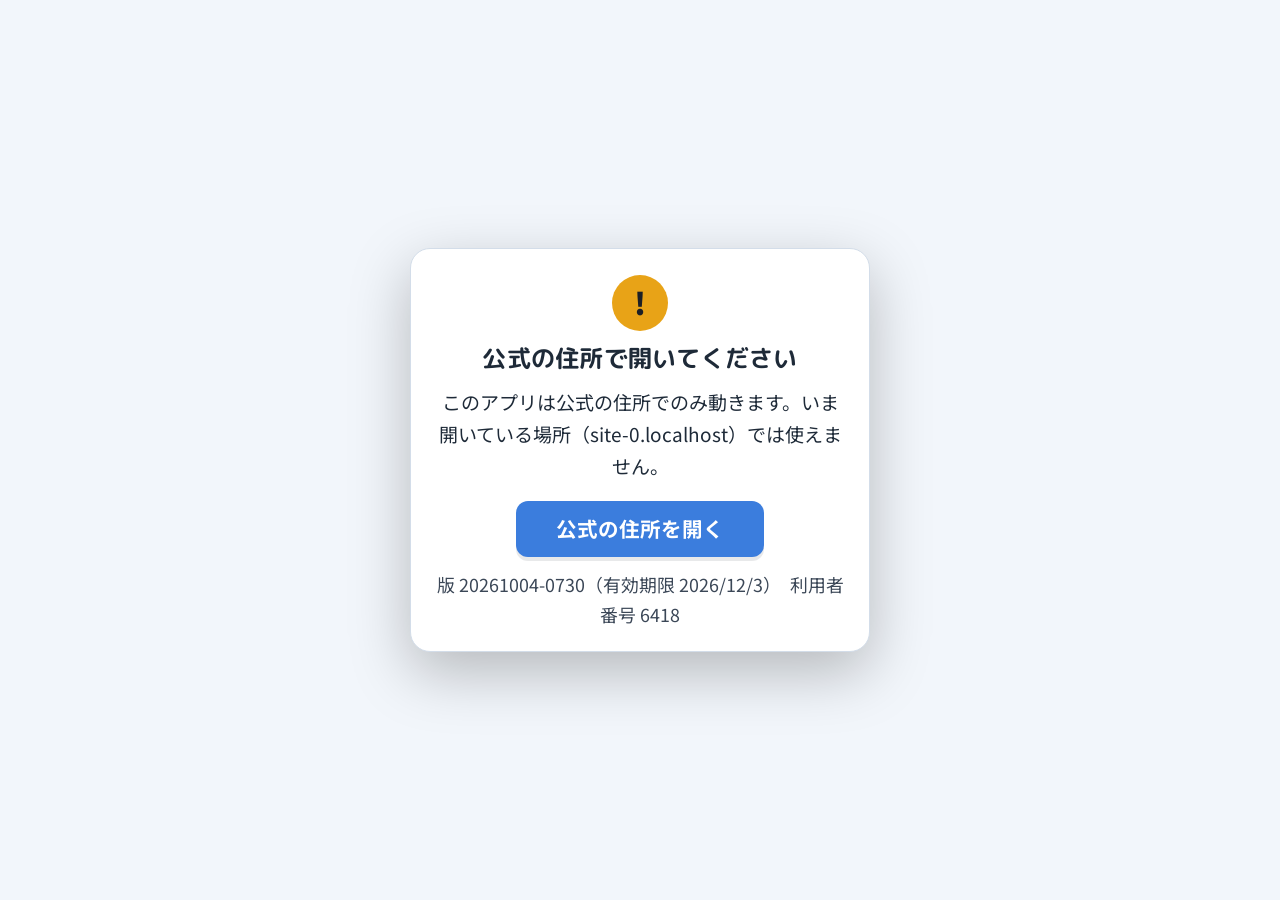
<file: index.html>
<!doctype html>
<html lang="ja">
<head>
<meta charset="utf-8">
<meta name="viewport" content="width=device-width, initial-scale=1, viewport-fit=cover">
<meta name="theme-color" content="#3B7DDD">
<meta name="mobile-web-app-capable" content="yes">
<meta name="apple-mobile-web-app-capable" content="yes">
<meta name="apple-mobile-web-app-status-bar-style" content="default">
<meta name="apple-mobile-web-app-title" content="速読トレ">
<link rel="manifest" href="manifest.webmanifest">
<link rel="apple-touch-icon" href="apple-touch-icon.png">
<link rel="icon" type="image/png" href="apple-touch-icon.png">
<title>まじめに速読トレ（仮称）</title>
<link rel="stylesheet" href="https://fonts.googleapis.com/css2?family=M+PLUS+Rounded+1c:wght@700;800&family=Noto+Sans+JP:wght@400;500;700;900&family=JetBrains+Mono:wght@500;700&display=swap">
<style>
/* Layout: one-screen app, 760px column on PC, edge-to-edge on phone with a bottom action bar.
   Theme "ポップ" = light (rounded, pastel), theme "クール" = dark (square, ice-blue, mono digits). */
:root{
  --bg:#F2F6FB; --surface:#FFFFFF; --surface-2:#E8EFF8; --fg:#1E2A38; --muted:#3B4757; --line:#D3DDE9;
  --primary:#3B7DDD; --primary-fg:#FFFFFF; --accent:#FF6F8A; --accent-fg:#FFFFFF;
  --good:#22995F; --good-bg:rgba(34,153,95,.12); --warn:#D98E14; --warn-bg:rgba(217,142,20,.14); --bad:#D63D5A; --bad-bg:rgba(214,61,90,.12);
  --hl1:rgba(255,111,138,.30); --hl2:rgba(59,125,221,.26); --hl3:rgba(217,142,20,.32); --hlt:rgba(34,153,95,.24);
  --hl1-ink:#B7213F; --hl2-ink:#1F5FB8; --hl3-ink:#9A6400; --hlt-ink:#177A4A;
  --radius:20px; --radius-sm:12px; --radius-xs:8px; --shadow:0 8px 24px rgba(30,42,56,.08); --btn-shadow:0 4px 0 rgba(30,42,56,.10);
  --font-display:'M PLUS Rounded 1c','Hiragino Maru Gothic ProN','Yu Gothic','Meiryo',sans-serif;
  --font-body:'Noto Sans JP','Hiragino Sans','Yu Gothic UI','Meiryo',sans-serif;
  --font-mono:'JetBrains Mono','Consolas','Menlo',monospace;
  --scale:1; --theme-name:'pop';
}
@media (prefers-color-scheme: dark){
  :root:not([data-theme="light"]){
    --bg:#0B0F15; --surface:#2E3D52; --surface-2:#3C4D66; --fg:#FFFFFF; --muted:#FFFFFF; --line:#5A6E8C;
    --primary:#4CC3F0; --primary-fg:#061119; --accent:#F2B84B; --accent-fg:#1A1200;
    --good:#45C486; --good-bg:rgba(69,196,134,.16); --warn:#F2B84B; --warn-bg:rgba(242,184,75,.16); --bad:#F06A7A; --bad-bg:rgba(240,106,122,.16);
    --hl1:rgba(240,106,122,.34); --hl2:rgba(76,195,240,.30); --hl3:rgba(242,184,75,.34); --hlt:rgba(69,196,134,.30);
    --hl1-ink:#FF9AA6; --hl2-ink:#8ADCFF; --hl3-ink:#FFD07A; --hlt-ink:#7EE2AE;
    --radius:6px; --radius-sm:4px; --radius-xs:3px; --shadow:none; --btn-shadow:none;
    --font-display:'Noto Sans JP','Hiragino Sans','Yu Gothic UI','Meiryo',sans-serif;
    --theme-name:'cool'; color-scheme:dark;
  }
}
:root[data-theme="dark"]{
  --bg:#0B0F15; --surface:#2E3D52; --surface-2:#3C4D66; --fg:#FFFFFF; --muted:#FFFFFF; --line:#5A6E8C;
  --primary:#4CC3F0; --primary-fg:#061119; --accent:#F2B84B; --accent-fg:#1A1200;
  --good:#45C486; --good-bg:rgba(69,196,134,.16); --warn:#F2B84B; --warn-bg:rgba(242,184,75,.16); --bad:#F06A7A; --bad-bg:rgba(240,106,122,.16);
  --hl1:rgba(240,106,122,.34); --hl2:rgba(76,195,240,.30); --hl3:rgba(242,184,75,.34); --hlt:rgba(69,196,134,.30);
  --hl1-ink:#FF9AA6; --hl2-ink:#8ADCFF; --hl3-ink:#FFD07A; --hlt-ink:#7EE2AE;
  --radius:6px; --radius-sm:4px; --radius-xs:3px; --shadow:none; --btn-shadow:none;
  --font-display:'Noto Sans JP','Hiragino Sans','Yu Gothic UI','Meiryo',sans-serif;
  --theme-name:'cool'; color-scheme:dark;
}
/* クール（暗い背景）では、説明で暗くする場面を除き、文字はすべて最も明るい白。薄いグレーの文字は使わない */
*{box-sizing:border-box}
[hidden]{display:none!important}
html,body{height:100%}
/* 文字サイズ（--scale）は UI 全体ではなく、読む文字（本文・質問・選択肢・解説）だけに効かせる。
   画面全体を拡大したように見えないため、また横にはみ出して下の固定ボタンがずれないため */
/* 画面全体の文字の大きさ：--ui（設定「画面全体の文字の大きさ」で 18／20／22px。初期値は大＝20px）。PC はそれより 1px 小さく */
:root{--ui:20px}
body{margin:0;background:var(--bg);color:var(--fg);font-family:var(--font-body);font-size:var(--ui);line-height:1.6;-webkit-text-size-adjust:100%;touch-action:pan-y}
html{overflow-x:hidden}
html,body{overscroll-behavior-y:none} /* 画面の上端で下に引っぱっても再読み込みしない（プレイ中に誤って読み込み直して終わってしまうのを防ぐ） */
button,input,select{font:inherit;color:inherit}
button{cursor:pointer}
button:focus-visible,a:focus-visible,[tabindex]:focus-visible{outline:3px solid var(--primary);outline-offset:2px}
h1,h2,h3{font-family:var(--font-display);line-height:1.3;margin:0;text-wrap:balance;letter-spacing:.01em}
p{margin:0}
.app{max-width:760px;margin:0 auto;min-height:100%;display:flex;flex-direction:column;padding-inline:16px;padding-block:0 calc(90px + var(--bar-gap))}
/* 一行の文字数（本文の幅）：設定で選んだ幅を、プレイ・答え合わせ・結果の画面（html.reading）だけに適用する。--read-max は JS が設定から計算して入れる */
:root{--read-max:760px}
html.reading .app,html.reading .actionbar .inner{max-width:var(--read-max)}
.fsbtn{min-height:32px;padding:4px 12px}
#colProbe{display:none;font-size:var(--passage-base)!important} /* 測定用：設定の文字サイズどおりの大きさ（--read-fs の影響を受けない） */
#choiceWrap{scroll-margin-top:64px}
#weakSetCard{scroll-margin-top:72px} /* ホームの「基準を変える」から飛んできたとき、固定表示の上部に見出しが隠れないように */ /* 選択肢へ自動スクロールしたとき、固定表示の上部（問題番号・タイマー）に質問が隠れないようにする */
@media (min-width:720px){body{font-size:calc(var(--ui) - 1px)}.app{padding-block:0 32px}}

/* top bar */
.topbar{position:sticky;top:env(safe-area-inset-top,0px);z-index:5;display:flex;align-items:center;gap:10px;padding-block:10px;background:var(--bg)}
.topbar .brand{display:flex;align-items:center;gap:10px;font-family:var(--font-display);font-weight:800;font-size:1.05em;background:none;border:0;padding:4px 6px 4px 2px;border-radius:var(--radius-xs);white-space:nowrap;min-width:0;flex:0 1 auto}
.topbar .brand>span:last-child{overflow:hidden;text-overflow:ellipsis;min-width:0}
.topbar .chip,.topbar .iconbtn{flex:none}
@media (max-width:480px){.topbar .brand .sub{display:none}.topbar .brand{font-size:.95em}}
@media (max-width:400px){.topbar{gap:6px}.topbar .chip{padding:4px 7px;font-size:.8em;gap:4px}}
.topbar .spacer{flex:1}
.chip{display:inline-flex;align-items:center;gap:6px;padding:4px 10px;border-radius:999px;background:var(--surface-2);color:var(--muted);font-size:.86em;font-weight:700;white-space:nowrap}
.chip.strong{background:var(--primary);color:var(--primary-fg)}
.chip .n{font-family:var(--font-mono);font-variant-numeric:tabular-nums;color:var(--fg)}
.chip.strong .n{color:inherit}
.iconbtn{width:40px;height:40px;border-radius:var(--radius-sm);border:1px solid var(--line);background:var(--surface);display:inline-grid;place-items:center;padding:0}
.iconbtn svg{width:20px;height:20px;fill:none;stroke:currentColor;stroke-width:2;stroke-linecap:round;stroke-linejoin:round}

/* app icon (CSS drawn) */
.appicon{width:56px;height:56px;border-radius:calc(var(--radius) * .7);background:linear-gradient(135deg,var(--primary),var(--accent));display:grid;place-items:center;color:#fff;font-family:var(--font-display);font-weight:800;font-size:26px;position:relative;flex:none;box-shadow:var(--shadow)}
.appicon.small{width:30px;height:30px;font-size:15px;border-radius:9px}
.appicon.big{width:96px;height:96px;font-size:46px}
.appicon.two{font-size:19px;letter-spacing:-.02em;padding-right:4px;padding-bottom:2px}
.appicon.small.two{font-size:10px;padding-right:2px;padding-bottom:1px}
.appicon.big.two{font-size:32px;padding-right:8px;padding-bottom:4px}
.appicon::after{content:"";position:absolute;right:6px;bottom:6px;width:26%;height:26%;border-radius:50%;background:#fff;opacity:.9;clip-path:polygon(40% 0,100% 0,55% 45%,90% 45%,20% 100%,40% 55%,5% 55%)}

/* screens */
.screen{display:flex;flex-direction:column;gap:18px;padding-block:8px 8px;animation:fade .25s ease}
@keyframes fade{from{opacity:.5;transform:translateY(4px)}to{opacity:1;transform:none}}
@media (prefers-reduced-motion:reduce){.screen{animation:none}.flashword{animation:none!important}}
.card{background:var(--surface);border:1px solid var(--line);border-radius:var(--radius);padding:18px;box-shadow:var(--shadow)}
.card.tight{padding:14px 16px}
.card.accent{background:var(--surface)} /* 「今日のランキング戦」も他の欄と同じ背景色（以前は色つきのグラデーション） */
.eyebrow{font-size:.82em;font-weight:700;letter-spacing:.08em;text-transform:uppercase;color:var(--muted)}
.muted{color:var(--muted)}
.small{font-size:.94em}
.row{display:flex;gap:10px;align-items:center;flex-wrap:wrap}
.row.between{justify-content:space-between}
.stack{display:flex;flex-direction:column;gap:10px}
.grid2{display:grid;grid-template-columns:repeat(auto-fit,minmax(150px,1fr));gap:10px}
.num{font-family:var(--font-mono);font-variant-numeric:tabular-nums}

/* buttons */
.btn{display:inline-flex;align-items:center;justify-content:center;gap:8px;min-height:48px;padding:10px 18px;border-radius:var(--radius-sm);border:1px solid var(--line);background:var(--surface);font-weight:700;text-decoration:none;box-shadow:var(--btn-shadow);transition:transform .08s ease,filter .15s ease}
.btn:active{transform:translateY(1px)}
.btn.primary{background:var(--primary);color:var(--primary-fg);border-color:transparent}
.btn.accent{background:var(--accent);color:var(--accent-fg);border-color:transparent}
.btn.ghost{background:transparent;box-shadow:none}
.btn.block{width:100%}
.btn.big{min-height:56px;font-size:1.08em}
.btn:disabled{opacity:.45;cursor:not-allowed;box-shadow:none}
.btn .kbd{margin-left:4px}
.kbd{display:none;font-family:var(--font-mono);font-size:.78em;padding:1px 6px;border:1px solid currentColor;border-radius:5px;opacity:.7}
@media (min-width:720px) and (hover:hover){.kbd{display:inline-block}}
.seg{display:flex;background:var(--surface-2);border-radius:var(--radius-sm);padding:4px;gap:4px}
.seg button{flex:1;border:0;background:transparent;border-radius:calc(var(--radius-sm) - 3px);min-height:42px;font-weight:700;color:var(--muted)}
.seg button[aria-pressed="true"]{background:var(--surface);color:var(--fg);box-shadow:var(--shadow)}
.seg button small{display:block;font-size:.8em;font-weight:500;line-height:1.2}
.pills{display:flex;gap:8px;flex-wrap:wrap}
.pill{border:1px solid var(--line);background:var(--surface);border-radius:999px;padding:8px 14px;font-weight:700;min-height:40px}
.pill[aria-pressed="true"]{background:var(--fg);color:var(--bg);border-color:var(--fg)}
.pill.locked{opacity:.55;border-style:dashed}
.pill.locked::before{content:"🔒 ";font-size:.85em}
.pill.today::after{content:" 今日";font-size:.78em;color:var(--accent-fg);background:var(--accent);border-radius:999px;padding:1px 6px;margin-left:4px}
.pill[aria-pressed="true"].today::after{background:var(--accent)}
.stats-table{width:100%;border-collapse:collapse;font-size:1em}
.stats-table td,.stats-table th{padding:6px 8px;border-bottom:1px solid var(--line);text-align:left}
.stats-table th{color:var(--muted);font-weight:700;font-size:.9em}
.bar{height:8px;border-radius:4px;background:var(--surface-2);overflow:hidden;min-width:60px}
.bar i{display:block;height:100%;background:var(--good)}
.locked-box{position:relative;padding:14px;border-radius:var(--radius-sm);border:1px dashed var(--line);color:var(--muted);text-align:center}
.hint.ime,.hint#trialBanner{border-color:color-mix(in srgb,var(--primary) 55%,var(--line));background:color-mix(in srgb,var(--primary) 10%,var(--surface))}

/* bottom action bar */
/* スマホ：画面下のナビゲーションボタン（◀ ● ■）を誤って押さないよう、ボタンを下端から離して置く（下に --bar-gap の余白） */
:root{--bar-gap:90px} /* 初期値。設定「画面下のボタンの位置」で変えられる */
.actionbar{position:fixed;left:0;right:0;bottom:0;z-index:6;padding:10px 16px calc(var(--bar-gap) + env(safe-area-inset-bottom,0px));background:color-mix(in srgb,var(--bg) 88%,transparent);backdrop-filter:blur(10px);border-top:1px solid var(--line)}
.actionbar .inner{max-width:760px;margin:0 auto;display:flex;gap:10px}
.actionbar .btn{flex:1}
@media (max-width:719px){.actionbar .btn.ghost{flex:0 0 auto;min-width:100px;padding-inline:12px}}
/* とても狭い画面（〜360px）＋大きな文字でもはみ出さないように */
@media (max-width:360px){.actionbar .btn{min-width:0;padding-inline:10px}.actionbar .btn.big{font-size:1em}.actionbar .btn.ghost{min-width:84px}.stat b{font-size:1em}#playLevel{white-space:normal;text-align:left}#rowEmail .row{flex-wrap:wrap}}
@media (min-width:720px){.actionbar{position:static;padding:0;background:none;border:0;backdrop-filter:none}.actionbar .inner{padding:0}}

/* store */
.store-head{display:flex;gap:16px;align-items:center}
.store-head h1{font-size:1.5em}
.store-meta{display:grid;grid-template-columns:repeat(3,1fr);gap:0;border:1px solid var(--line);border-radius:var(--radius-sm);overflow:hidden}
.store-meta div{padding:10px 8px;text-align:center;border-left:1px solid var(--line)}
.store-meta div:first-child{border-left:0}
.store-meta b{display:block;font-family:var(--font-display);font-size:1.05em}
.store-meta span{font-size:.85em;color:var(--muted)}
.shots{display:grid;grid-auto-flow:column;grid-auto-columns:minmax(170px,1fr);gap:12px;overflow-x:auto;padding-bottom:6px;scroll-snap-type:x mandatory}
.shot{scroll-snap-align:start;aspect-ratio:9/14;max-height:300px;max-width:100%;border-radius:var(--radius-sm);border:1px solid var(--line);background:var(--surface-2);padding:12px;display:flex;flex-direction:column;gap:8px;font-size:.72em}
.shot .bar{height:8px;border-radius:4px;background:var(--line)}
.shot .bar.w60{width:60%}.shot .bar.w80{width:80%}.shot .bar.w40{width:40%}
.shot .mark{background:var(--hl1);border-radius:3px;padding:0 2px}
.shot .btnish{margin-top:auto;height:26px;border-radius:8px;background:var(--primary);color:var(--primary-fg);display:grid;place-items:center;font-weight:700}
.shot .cap{font-weight:700;color:var(--muted)}
.feature{display:grid;grid-template-columns:34px 1fr;gap:12px;align-items:start}
.feature .ic{width:34px;height:34px;border-radius:10px;background:var(--surface-2);display:grid;place-items:center;font-weight:800;font-family:var(--font-display);color:var(--primary)}

/* home */
.hero{display:flex;flex-direction:column;gap:6px}
.hero h2{font-size:1.35em}
.daily{display:flex;align-items:center;gap:14px}
@media (max-width:560px){.daily{flex-direction:column;align-items:stretch}.daily .btn{width:100%}}
.daily .big{font-family:var(--font-display);font-size:1.25em;font-weight:800}
.cardtitle{font-family:var(--font-display);font-size:1.5em;font-weight:800;line-height:1.3}
.daily .big.cardtitle{font-size:1.5em}
@media (max-width:719px){.cardtitle .sub-line{display:block;font-size:.8em}}
.lead-hint{font-size:1.1em;font-weight:700;color:var(--muted)}
.rowlabel{min-width:3.5em;border:0;background:none;padding:6px 4px;font-weight:800;color:var(--primary);text-align:left;display:inline-flex;align-items:center;gap:4px;border-radius:6px;font-size:1em}
.rowlabel .q{display:inline-grid;place-items:center;width:20px;height:20px;border-radius:50%;border:2px solid currentColor;font-size:.75em;font-weight:900}
.rowlabel[aria-expanded="true"]{background:var(--surface-2)}
#drillOpts .row{flex-wrap:wrap;align-items:center;gap:8px}
#drillOpts .rowlabel{flex:none}
#drillOpts .pills{display:contents}
#drillOpts .row.stacked{flex-direction:column;align-items:stretch;gap:4px}
#drillOpts .row.stacked .pills{display:flex;flex-wrap:wrap;gap:8px;padding-left:1.4em}
.titlebtn{border:0;background:none;padding:2px 4px;color:var(--fg);display:inline-flex;align-items:center;gap:6px;border-radius:8px;text-align:left}
.titlebtn .ttl{min-width:0}
.titlebtn .q{display:inline-grid;place-items:center;width:22px;height:22px;border-radius:50%;border:2px solid var(--primary);color:var(--primary);font-size:.55em;font-weight:900}
.titlebtn[aria-expanded="true"]{background:var(--surface-2)}
.infopanel{position:relative;padding:12px 40px 12px 14px;border-radius:var(--radius-sm);border:1px solid var(--primary);background:color-mix(in srgb,var(--primary) 8%,var(--surface));font-size:1em;line-height:1.7}
.infopanel b{color:var(--primary)}
.infoclose{position:absolute;right:8px;top:8px;width:30px;height:30px;border-radius:50%;border:1px solid var(--line);background:var(--surface);font-weight:700}
.status-done{color:var(--good);font-weight:700}
.paybox{border:1px solid var(--line);border-radius:var(--radius-xs,10px);padding:10px 12px;background:var(--surface);margin-top:6px}.paybox label{display:block;margin-bottom:6px}#payCard{min-height:40px;padding:6px 8px;border:1px solid var(--line);border-radius:8px;background:#fff}#payCard .PayjpElement--focus{outline:2px solid var(--primary)}
.status-warn{color:#b45309;font-weight:600}
.list{display:flex;flex-direction:column;gap:8px}
.linkrow{display:flex;align-items:center;justify-content:space-between;gap:10px;width:100%;text-align:left;padding:12px 14px;border-radius:var(--radius-sm);border:1px solid var(--line);background:var(--surface)}
.linkrow .arrow{color:var(--muted)}

/* play */
.playhead{display:flex;align-items:center;gap:8px;flex-wrap:wrap;position:sticky;top:env(safe-area-inset-top,0px);z-index:5;background:var(--bg);padding-block:10px 6px;margin-top:-8px}
.timer{margin-left:auto;font-family:var(--font-mono);font-variant-numeric:tabular-nums;font-weight:700;font-size:1.1em;display:inline-flex;align-items:center;gap:8px;padding:4px 10px;border-radius:var(--radius-xs);background:var(--surface-2)}
.timer .dot{width:8px;height:8px;border-radius:50%;background:var(--bad);animation:pulse 1s infinite}
.timer.paused .dot{background:var(--muted);animation:none}
@keyframes pulse{0%,100%{opacity:1}50%{opacity:.3}}
.progress{height:6px;background:var(--surface-2);border-radius:3px;overflow:hidden}
.progress i{display:block;height:100%;background:var(--primary);width:0;transition:width .3s}
/* 本文の文字の大きさ：--passage-base が設定の文字サイズどおりの大きさ。「一行の文字数」で字数を決めたときは JS が --read-fs を入れ、そちらが優先される */
.passage{--passage-base:calc(1.2em*var(--scale));font-size:var(--read-fs,var(--passage-base));line-height:1.9;letter-spacing:.01em;padding:22px 20px;min-height:160px;text-align:justify;font-feature-settings:"palt"}
@media (min-width:720px){.passage{--passage-base:1.18em;padding:28px 30px}}
.passage.hiddenText{display:grid;place-items:center;color:var(--muted);text-align:center}
.passage.short{min-height:0;text-align:center;--passage-base:calc(1.3em*var(--scale));line-height:1.8}
@media (min-width:720px){.passage.short{--passage-base:calc(1.35em*var(--scale))}}
.passage.hiddenText,.passage.short.hiddenText{font-size:.95em;line-height:1.5;min-height:0;padding:8px 14px;text-align:center} /* 「文は消えました」は普通の大きさの1行に（横向きでも場所を取らない） */
.flashstage{min-height:200px;display:grid;place-items:center;text-align:center;padding:24px}
.flashword{font-family:var(--font-display);--flash-base:calc(1.6em*var(--scale));font-size:var(--read-fs,var(--flash-base));font-weight:800;line-height:1.5;animation:pop .12s ease}
@keyframes pop{from{transform:scale(.96);opacity:.6}to{transform:none;opacity:1}}
.flashcount{font-family:var(--font-mono);color:var(--muted);font-size:.85em}
.flashword.single{--flash-base:calc(1.75em*var(--scale));letter-spacing:.02em}
.flashword.single.long{--flash-base:calc(1.25em*var(--scale));line-height:1.7;text-align:left}
@media (min-width:720px){.flashword.single{--flash-base:calc(2.1em*var(--scale))}.flashword.single.long{--flash-base:calc(1.5em*var(--scale))}}
.drillq{font-family:var(--font-display);font-size:calc(1.35em*var(--scale));font-weight:800;text-align:center;padding:8px 0 2px;text-wrap:balance}
.speed{display:inline-flex;align-items:baseline;gap:4px;font-family:var(--font-mono);font-variant-numeric:tabular-nums}
.choices{display:flex;flex-direction:column;gap:10px}
.choice{display:grid;grid-template-columns:auto 1fr;gap:12px;align-items:center;text-align:left;padding:14px 14px;border-radius:var(--radius-sm);border:2px solid var(--line);background:var(--surface);line-height:1.55;min-height:64px;font-size:calc(1em*var(--scale))} /* 押せる高さを広めに（指の太い人向け） */
.choice .k{min-width:34px;height:34px;padding:0 6px;border-radius:10px;border:2px solid var(--line);display:grid;place-items:center;font-family:var(--font-mono);font-weight:700;font-size:.9em}
.choice[aria-pressed="true"]{border-color:var(--primary);background:color-mix(in srgb,var(--primary) 10%,var(--surface))}
.choice[aria-pressed="true"] .k{background:var(--primary);color:var(--primary-fg);border-color:var(--primary)}
.choice.none{border-style:dashed}
.choice.mark-hit{border-color:var(--good);background:var(--good-bg)}
.choice.mark-miss{border-color:var(--warn);background:var(--warn-bg)}
.choice.mark-wrong{border-color:var(--bad);background:var(--bad-bg)}
.choice .tag{display:inline-block;font-size:.8em;font-weight:800;padding:1px 8px;border-radius:999px;margin-bottom:4px}
.tag.hit{background:var(--good);color:#fff}.tag.miss{background:var(--warn);color:#fff}.tag.wrong{background:var(--bad);color:#fff}
.hint{padding:12px 14px;border-radius:var(--radius-sm);background:var(--surface-2);font-size:1em;line-height:1.6}
.hint b{color:var(--primary)}
.hint.warm{border:2px solid var(--primary);background:color-mix(in srgb,var(--primary) 10%,var(--surface));font-size:1em;line-height:1.7}
.hint.warm b{color:var(--fg)}
.btn.pulse{animation:btnpulse 1.1s ease-in-out infinite}
@keyframes btnpulse{0%,100%{box-shadow:0 0 0 0 color-mix(in srgb,var(--primary) 60%,transparent)}70%{box-shadow:0 0 0 12px transparent}}
@media (prefers-reduced-motion:reduce){.btn.pulse{animation:none}}
.hint.ime{display:flex;gap:12px;align-items:center;justify-content:space-between;border:1px solid color-mix(in srgb,var(--warn) 55%,var(--line));background:var(--warn-bg)}
.hint.ime b{color:var(--fg)}
.hint.ime .btn{flex:none;min-height:40px;padding:6px 12px}
@media (max-width:480px){.hint.ime{flex-direction:column;align-items:stretch}}
.kbfig{padding:10px;border:1px solid var(--line);border-radius:var(--radius-sm);background:var(--surface-2);overflow:hidden}
.kbfig .cap{font-size:.86em;color:var(--muted);margin-top:6px}
.imestate{display:inline-flex;align-items:center;gap:10px;font-weight:700}
.imestate .box{display:inline-grid;place-items:center;width:34px;height:30px;border:1px solid var(--line);border-radius:6px;background:var(--surface);font-size:1em}
.imestate .box.on{background:var(--good);color:#fff;border-color:transparent}
.legend{display:inline-flex;align-items:center;gap:6px;font-size:.88em;color:var(--muted);margin-right:12px}
.legend i{width:14px;height:14px;border-radius:3px;display:inline-block}

/* result */
.verdict{display:flex;align-items:center;gap:14px}
.verdict .mark{width:56px;height:56px;border-radius:50%;display:grid;place-items:center;font-family:var(--font-display);font-size:1.6em;font-weight:800;color:#fff;flex:none}
.verdict.ok .mark{background:var(--good)}.verdict.ng .mark{background:var(--bad)}
.verdict h2{font-size:1.3em}
/* 大きく表示：○×の右に「正解」「不正解」を横並び（縦に積むより1行ぶん低くなる） */
.verdict.big{padding:14px 16px;border-radius:var(--radius);justify-content:flex-start;text-align:left;flex-direction:row;gap:14px;align-items:center}
.verdict.big .mark{width:78px;height:78px;font-size:2.3em}
.verdict.big h2{font-size:1.9em;line-height:1.15}
.verdict.big>div{min-width:0}
.verdict>div{min-width:0;flex:1}
.verdict .vstyle{margin-top:2px;gap:6px}
.verdict .vstyle .btn{min-height:36px;padding:4px 10px;font-size:.9em;flex:none}
.verdict-sub{font-size:1em;color:var(--muted);padding:2px 4px;line-height:1.6}
.verdict-sub:empty{display:none}
.verdict.big.ok{background:var(--good-bg)}.verdict.big.ng{background:var(--bad-bg)}
/* お祝いの演出：紙吹雪＋トロフィー／王冠のカード。タップ・Enter で閉じる */
.celebrate{position:fixed;inset:0;z-index:30;display:grid;place-items:center;padding:16px;background:radial-gradient(circle at 50% 30%,color-mix(in srgb,#F0B429 22%,transparent),transparent 60%),rgba(10,14,20,.6);cursor:pointer;animation:fade .2s ease}
.confetti{position:absolute;inset:0;overflow:hidden;pointer-events:none}
.confetti i{position:absolute;top:-24px;display:block;border-radius:2px;opacity:.95;animation-name:confetti-fall;animation-timing-function:linear;animation-iteration-count:infinite}
@keyframes confetti-fall{0%{transform:translateY(0) rotate(0deg)}100%{transform:translateY(115vh) rotate(720deg)}}
.cel-card{position:relative;width:min(100%,460px);background:var(--surface);color:var(--fg);border-radius:var(--radius);padding:26px 22px 22px;text-align:center;display:flex;flex-direction:column;align-items:center;gap:10px;box-shadow:0 20px 60px rgba(0,0,0,.35);animation:celpop .45s cubic-bezier(.2,1.4,.4,1)}
@keyframes celpop{0%{transform:scale(.6);opacity:0}100%{transform:scale(1);opacity:1}}
.cel-art{width:min(52vw,190px);aspect-ratio:1;display:grid;place-items:center;animation:celbounce 1.6s ease-in-out infinite;filter:drop-shadow(0 8px 14px rgba(0,0,0,.18))}
.cel-art svg{width:100%;height:100%}
@keyframes celbounce{0%,100%{transform:translateY(0) rotate(-2deg)}50%{transform:translateY(-8px) rotate(2deg)}}
.cel-title{font-family:var(--font-display);font-size:clamp(1.5em,7.5vw,2.2em);font-weight:900;line-height:1.15;color:var(--fg);text-wrap:normal;word-break:keep-all}
.cel-sub{font-size:1.05em;font-weight:700;color:var(--primary)}
.cel-extra{font-size:.95em;color:var(--muted)}
.cel-card .btn{margin-top:6px;min-width:60%}
@media (prefers-reduced-motion:reduce){.celebrate,.cel-card,.cel-art,.confetti i{animation:none}}
.verdict-overlay{position:fixed;inset:0;z-index:15;display:flex;flex-direction:column;align-items:center;justify-content:center;gap:10px;text-align:center;background:color-mix(in srgb,var(--bg) 94%,transparent);cursor:pointer;animation:fade .15s ease}
.verdict-overlay .vo-mark{width:min(48vw,220px);aspect-ratio:1;max-width:100%;border-radius:50%;display:grid;place-items:center;font-family:var(--font-body);font-weight:900;font-size:min(34vw,160px);line-height:1;color:#fff;animation:pop .2s ease}
.verdict-overlay.ok .vo-mark{background:var(--good)}.verdict-overlay.ng .vo-mark{background:var(--bad)}
.verdict-overlay .vo-text{font-family:var(--font-display);font-size:2.2em;font-weight:800}
.verdict-overlay.ok .vo-text{color:var(--good)}.verdict-overlay.ng .vo-text{color:var(--bad)}
.verdict-overlay .vo-sub{font-size:1.05em;color:var(--muted)}
.verdict-overlay .vo-hint{font-size:.88em;color:var(--muted);margin-top:14px}
@media (prefers-reduced-motion:reduce){.verdict-overlay,.verdict-overlay .vo-mark{animation:none}}
.stats{display:grid;grid-template-columns:repeat(3,minmax(0,1fr));gap:8px}
.stat{min-width:0;overflow-wrap:anywhere}
.stat{padding:10px;border-radius:var(--radius-sm);background:var(--surface-2);text-align:center}
.stat b{display:block;font-family:var(--font-mono);font-size:1.15em;font-variant-numeric:tabular-nums}
.stat span{font-size:.8em;color:var(--muted);display:block;line-height:1.3;margin-top:2px}
.hl{border-radius:4px;padding:1px 2px;box-decoration-break:clone;-webkit-box-decoration-break:clone;font-weight:500}
.hl-1{background:var(--hl1);border-bottom:2px solid var(--hl1-ink)}
.hl-2{background:var(--hl2);border-bottom:2px dashed var(--hl2-ink)}
.hl-3{background:var(--hl3);border-bottom:2px dotted var(--hl3-ink)}
.hl-t{background:var(--hlt);border-bottom:2px solid var(--hlt-ink)}
.hl sup{font-family:var(--font-mono);font-size:.62em;font-weight:800;margin-left:1px;vertical-align:super}
.hl-1 sup{color:var(--hl1-ink)}.hl-2 sup{color:var(--hl2-ink)}.hl-3 sup{color:var(--hl3-ink)}.hl-t sup{color:var(--hlt-ink)}
.explain{display:grid;grid-template-columns:30px 1fr;gap:10px;align-items:start;padding:12px 14px;border-radius:var(--radius-sm);background:var(--surface-2);font-size:calc(1em*var(--scale))}
.explain .no{width:30px;height:30px;border-radius:50%;display:grid;place-items:center;font-family:var(--font-mono);font-weight:800;color:#fff;font-size:.85em}
.explain.c1 .no{background:var(--hl1-ink)}.explain.c2 .no{background:var(--hl2-ink)}.explain.c3 .no{background:var(--hl3-ink)}.explain.ct .no{background:var(--hlt-ink)}
.explain .type{font-size:.84em;font-weight:700;color:var(--muted)}
.dots{display:flex;gap:6px}
.dots i{width:12px;height:12px;border-radius:50%;background:var(--line)}
.dots i.ok{background:var(--good)}.dots i.ng{background:var(--bad)}.dots i.cur{outline:2px solid var(--primary);outline-offset:2px}

/* summary & ranking */
.score-hero{text-align:center;padding-block:10px}
.score-hero .big{font-family:var(--font-mono);font-size:2.6em;font-weight:700;line-height:1;font-variant-numeric:tabular-nums}
.qgrid{display:grid;grid-template-columns:repeat(5,1fr);gap:8px}
.qgrid.ten{grid-template-columns:repeat(5,1fr)}
.qcell{padding:10px 4px;border-radius:var(--radius-xs);background:var(--surface-2);text-align:center;font-size:.88em}
.qcell b{display:block;font-family:var(--font-mono);font-size:1.1em}
.qcell.ok{background:var(--good-bg)}.qcell.ng{background:var(--bad-bg)}
/* 左利きモード（スマホ幅のみ）：主なボタンと設定ボタンを左側へ */
@media (max-width:719px){
  :root[data-hand="left"] .actionbar .inner{flex-direction:row-reverse}
  :root[data-hand="left"] .topbar{flex-direction:row-reverse}
  :root[data-hand="left"] .hand-row{flex-direction:row-reverse}
  :root[data-hand="left"] .choice{grid-template-columns:1fr auto}
  :root[data-hand="left"] .choice .k{order:2}
  :root[data-hand="left"] .daily{align-items:stretch}
}
.review{display:grid;grid-template-columns:34px 1fr;gap:10px;padding:10px 12px;border-radius:var(--radius-sm);border:1px solid var(--line);font-size:1em}
.review .no{width:34px;height:34px;border-radius:10px;display:grid;place-items:center;font-family:var(--font-mono);font-weight:700;color:#fff}
.review.ok .no{background:var(--good)}.review.ng .no{background:var(--bad)}
.review .txt{line-height:1.7;font-size:calc(1em*var(--scale))}
.review .meta{font-size:.88em;color:var(--muted);margin-top:4px}
.review .qa{margin-top:4px}
.review.slow .no{background:var(--warn)}
.weaknote{font-size:.95em;line-height:1.6;padding:8px 12px;border-radius:var(--radius-sm);border:1px solid color-mix(in srgb,var(--warn) 55%,var(--line));background:var(--warn-bg)}
.weaknote.good{border-color:color-mix(in srgb,var(--good) 55%,var(--line));background:var(--good-bg)}
.weaksum{margin:0;padding-top:6px;border-top:1px dashed var(--line)}
.weaksum b{color:var(--fg)}
.sharebox{font-family:var(--font-mono);font-size:.9em;white-space:pre-wrap;overflow-wrap:anywhere;word-break:break-all;background:var(--surface-2);padding:12px;border-radius:var(--radius-sm);user-select:all}
.rank{display:grid;grid-template-columns:44px 1fr auto;gap:10px;align-items:center;padding:10px 12px;border-radius:var(--radius-sm);border:1px solid var(--line)}
.rank.me{border-color:var(--primary);background:color-mix(in srgb,var(--primary) 10%,var(--surface))}
.rank .pos{font-family:var(--font-mono);font-weight:700;font-size:1.05em}
.rank .name{font-weight:700}
.rank .sub{font-size:.86em;color:var(--muted)}
.rank .sc{font-family:var(--font-mono);font-weight:700;font-variant-numeric:tabular-nums}
.tier{display:inline-flex;gap:6px;align-items:center;padding:4px 10px;border-radius:999px;background:var(--surface-2);font-weight:700;font-size:.88em}
.levelline{margin-top:4px;font-weight:700;color:var(--primary)}
.levelchange{padding:8px 10px;border-radius:var(--radius-xs);background:var(--surface-2);font-size:.95em}
.levelchange b{color:var(--primary)}
.tier i{width:10px;height:10px;border-radius:50%;background:#B87333}

/* settings */
.setrow{display:flex;justify-content:space-between;align-items:center;gap:12px;padding:12px 0;border-bottom:1px solid var(--line)}
.setrow:last-child{border-bottom:0}
.setrow .lbl{font-weight:700}
.setrow .desc{font-size:.9em;color:var(--muted)}
.switch{position:relative;width:52px;height:30px;border-radius:15px;background:var(--line);border:0;flex:none;transition:background .15s}
.switch::after{content:"";position:absolute;top:3px;left:3px;width:24px;height:24px;border-radius:50%;background:#fff;transition:left .15s;box-shadow:0 1px 3px rgba(0,0,0,.25)}
.switch[aria-checked="true"]{background:var(--primary)}
.switch[aria-checked="true"]::after{left:25px}
select.sel{padding:8px 10px;border-radius:var(--radius-xs);border:1px solid var(--line);background:var(--surface);min-width:0;max-width:min(60vw,340px)}
input.sel,textarea.sel{padding:8px 10px;border-radius:var(--radius-xs);border:1px solid var(--line);background:var(--surface);font:inherit;color:inherit;min-height:44px}
textarea.sel{width:100%;resize:vertical;line-height:1.5;font-size:1em}
/* ふりがな（v48） */
ruby{ruby-position:over}ruby rt{font-size:.5em;font-weight:400;letter-spacing:0}
.furi-ruby .passage,.furi-ruby #flashword,.furi-ruby #drillQ,.furi-ruby .choice,.furi-ruby .review .txt,.furi-ruby #rPassage,.furi-ruby .explain{line-height:2.15}
/* 写真の問題・自作問題（v48） */
.pimg{display:block;max-width:100%;max-height:58vh;margin:4px auto;border-radius:12px;object-fit:contain}
#flashword .pimg{max-height:52vh}
table.plan{width:100%;border-collapse:collapse;font-size:.86em;line-height:1.45}
table.plan th,table.plan td{border-top:1px solid var(--line);padding:7px 6px;vertical-align:top;text-align:left}
table.plan thead th{border-top:0;font-weight:800;text-align:center}
table.plan tbody th{font-weight:700;width:31%;color:var(--muted)}
table.plan td{width:34.5%}
table.plan .pro{background:color-mix(in srgb,var(--primary) 9%,transparent)}
details.plan-wrap summary{cursor:pointer;font-weight:700;padding:6px 0}
details.plan-wrap{border:1px solid var(--line);border-radius:var(--radius-xs);padding:6px 10px}
.uq{border:1px solid var(--line);border-radius:var(--radius-xs);padding:10px;margin:8px 0;display:grid;gap:6px;background:var(--surface)}
.uq .uq-head{display:flex;justify-content:space-between;align-items:center;gap:8px}
.uq input.sel,.uq textarea.sel{width:100%;max-width:none}
#userForm .setrow>div{min-width:0} /* 写真の選択欄などが横にはみ出さないように（flex の子は min-width:auto で縮まない） */
#uImg{display:block;width:100%;max-width:100%;min-width:0;box-sizing:border-box;font-size:15px}
.ulist .uitem{display:flex;justify-content:space-between;gap:8px;align-items:center;padding:8px 0;border-top:1px solid var(--line)}
.ulist .uitem .t{flex:1;min-width:0;overflow:hidden;white-space:normal;display:-webkit-box;-webkit-line-clamp:3;-webkit-box-orient:vertical;line-height:1.4}
.ulist .uitem .t .small{display:block}
button.ulink{background:none;border:0;padding:0;margin:0;font:inherit;color:inherit;text-align:left;cursor:pointer;border-radius:6px}
button.ulink:focus-visible{outline:2px solid var(--primary);outline-offset:2px}
#rUserEdit{margin:4px 0 0}
.pill.plus{border-style:dashed}

/* ご意見・評価（フォーム・結果画面のお願い・テスター版の帯） */
.btn.small{min-height:40px;padding:6px 12px;font-size:.9em}
.pill.small{min-height:36px;padding:6px 12px;font-size:.9em}
.fbrow{display:flex;flex-direction:column;gap:6px}
.fbrow .lbl{font-weight:700}
.fbrow .lbl.small{font-weight:600;color:var(--muted)}
.req{font-size:.74em;font-weight:800;color:var(--accent-fg);background:var(--accent);border-radius:999px;padding:1px 7px;margin-left:4px;vertical-align:middle}
.stars{display:inline-flex;gap:2px}
.stars button{font-size:1.9em;line-height:1;background:none;border:0;padding:0 2px;color:var(--line);min-width:44px;min-height:44px;transition:transform .08s}
.stars button[aria-pressed="true"]{color:#F5B301}
.stars button:active{transform:scale(1.15)}
.scale5{display:flex;flex-direction:column;gap:2px;max-width:360px}
.scale5 .btns{display:flex;gap:6px}
.scale5 .ends{display:flex;justify-content:space-between;font-size:.82em;color:var(--muted);padding:0 2px}
.range .ends{font-size:.82em;color:var(--muted)}
.scale5 button{flex:1;min-width:0;min-height:42px;border-radius:999px;border:1px solid var(--line);background:var(--surface);font-weight:700;font-family:var(--font-mono)}
.scale5 button[aria-pressed="true"]{background:var(--primary);color:var(--primary-fg);border-color:var(--primary)}
.range{display:flex;align-items:center;gap:10px}
.range input[type=range]{flex:1;min-width:0;accent-color:var(--primary);height:44px;margin:0;touch-action:none}
.range b{min-width:2em;text-align:center;font-size:1.1em}
.chk{display:flex;gap:10px;align-items:flex-start;font-size:.95em;line-height:1.5;cursor:pointer}
.chk input{width:22px;height:22px;margin:2px 0 0;flex:none;accent-color:var(--primary)}
.fbnudge{border:2px solid var(--primary);background:color-mix(in srgb,var(--primary) 8%,var(--surface))}
.hint.tester{display:flex;gap:10px;align-items:center;justify-content:space-between;flex-wrap:wrap;border:1px solid color-mix(in srgb,var(--good) 55%,var(--line));background:var(--good-bg)}
.hint.install{display:flex;gap:10px;align-items:center;justify-content:space-between;flex-wrap:wrap;border:1px solid color-mix(in srgb,var(--primary) 45%,var(--line))}
.hint.install .row{display:flex;gap:8px;flex-wrap:wrap}
.hint.tester b{color:var(--good)}
.hint.tester .btn{flex:none}

/* キー割り当て（設定） */
.keylist{display:flex;flex-direction:column}
.keyrow{display:grid;grid-template-columns:1fr auto auto;gap:10px;align-items:center;padding:10px 0;border-bottom:1px solid var(--line)}
.keyrow:last-child{border-bottom:0}
.keyrow .lbl{font-weight:700}
.keyrow .desc{font-size:.9em;color:var(--muted)}
.keycap{display:inline-grid;place-items:center;min-width:44px;height:36px;padding:0 10px;border:1px solid var(--line);border-bottom-width:3px;border-radius:8px;font-family:var(--font-mono);font-weight:700;background:var(--surface-2);white-space:nowrap}
.keycap.empty{opacity:.6;font-family:var(--font-body);font-weight:500}
.keycap.warn{border-color:var(--bad);color:var(--bad)}
.keyrow.capturing .keycap{border-color:var(--primary);color:var(--primary);animation:pulse 1s infinite}
.keyrow .btn.small{min-height:40px;padding:6px 12px}

/* スマホでは一度に見せる情報をしぼる */
@media (max-width:719px){
  .pc-only{display:none!important}
  #playMode{display:none}
  .playhead{gap:6px}
  .stat b{font-size:1.25em}
}
/* スマホを横向きにしたとき（高さの足りない画面）：下のボタン帯を画面に固定せず流れの中に置き、上下の余白を詰めて本文を見やすくする */
@media (orientation:landscape) and (max-height:600px) and (pointer:coarse){
  .app,.actionbar .inner,html.reading .app,html.reading .actionbar .inner{max-width:none} /* 横向きのスマホでは、どの画面も画面の幅いっぱいに */
  /* ボタンの帯（終了する／回答する・判定する・次の文へ）は画面の下に固定：どの場面でも同じ位置に出て、指を動かさずに押せる。中身はその上をスクロールする */
  .actionbar{position:fixed;left:0;right:0;bottom:0;z-index:6;padding:6px 16px calc(6px + env(safe-area-inset-bottom,0px));background:color-mix(in srgb,var(--bg) 92%,transparent);backdrop-filter:blur(10px);border-top:1px solid var(--line)}
  .actionbar .inner{padding:0}
  .app{padding-block:0 calc(82px + env(safe-area-inset-bottom,0px))}
  .screen{gap:10px;padding-block:4px}
  .topbar{padding-block:6px}
  .playhead{padding-block:6px 4px;margin-top:-4px}
  .passage{min-height:0;padding:14px 18px}
  .flashstage{min-height:120px;padding:14px}
  .hero{gap:2px}
  .toast{bottom:calc(88px + env(safe-area-inset-bottom,0px))}
  html.coaching .app{padding-bottom:100vh}
  .modal .sheet{max-height:94vh}
}
@media (orientation:landscape) and (max-height:600px) and (pointer:coarse) and (min-width:640px){
  .choices{display:grid;grid-template-columns:1fr 1fr}
  #rChoices .choice{margin:0}
}
/* 横向きのスマホ：縦が足りないので、上の行（問題番号・種類・タイマー）は細く1行に、説明の帯は出さず、ボタンも低くする。上の行は画面に貼りついたまま（スクロールしても見える） */
@media (orientation:landscape) and (max-height:600px) and (pointer:coarse){
  .playhead{gap:6px;padding-block:4px 2px;margin-top:0;font-size:.85em}
  .playhead .chip{padding:2px 8px;font-size:.9em}
  .playhead .timer{padding:2px 8px;font-size:1em}
  .playhead .fsbtn{min-height:28px;padding:2px 10px;font-size:.9em}
  .progress{height:4px}
  #playHint:not(.warm){display:none}
  .passage.short{line-height:1.6}
  .passage.hiddenText,.passage.short.hiddenText{padding:4px 12px}
  .screen{gap:8px}
  .drillq{margin:0;padding:2px 0 0;font-size:calc(1.15em*var(--scale))}
  .choices{gap:8px}
  .choice{min-height:72px;padding:10px 12px} /* 横向きでも押せる高さは広く（2列なので縦に2段。帯は固定なので、はみ出した分はスクロール） */
  .actionbar .btn{min-height:60px;padding-block:8px} /* 横向きでも押せる高さは広く（以前は 44〜46px） */
  .actionbar .btn.big{min-height:60px;font-size:1em}
  #choiceWrap{scroll-margin-top:40px}
  .verdict{padding-block:6px}
  .stats .stat{padding:6px}
  .screen{gap:6px}
}
details.more summary{cursor:pointer;color:var(--muted);font-size:.92em;list-style:none;display:inline-flex;align-items:center;gap:6px}
details.more summary::-webkit-details-marker{display:none}
details.more summary::before{content:"▸";font-size:.9em}
details.more[open] summary::before{content:"▾"}
details.more p{margin-top:6px}

/* 説明のページ送り */
.pager{display:flex;justify-content:center;gap:7px;padding:4px 0}
.pager i{width:9px;height:9px;border-radius:50%;background:var(--line)}
.pager i.on{background:var(--primary)}
.page-body{font-size:1.02em;line-height:1.75;min-height:96px}
.page-body b{color:var(--primary)}
.page-title{font-size:1.15em;text-wrap:normal}

/* 文字サイズ調整 */
.sizectl{display:inline-flex;align-items:center;gap:8px}
.sizectl .btn{min-height:44px;min-width:56px;padding:6px 10px;font-family:var(--font-mono);font-weight:700}
.sizectl b{min-width:2.5em;text-align:center}

/* コーチマーク（説明したい場所だけを明るく残し、吹き出しで説明） */
html.coaching{overflow:hidden;overscroll-behavior:none}
html.coaching .topbar,html.coaching .playhead{position:static} /* 説明中は上部の固定帯を解除（対象を上端まで寄せたとき、帯の下に隠れないように） */
html.coaching .app{padding-bottom:calc(90px + var(--bar-gap) + 100vh)} /* 説明中はどの要素でも画面の上端まで寄せられるよう、下に1画面分の余白を足す */
.coach{position:fixed;inset:0;z-index:35}
.coach.intro .coach-hole{display:none}
.coach.intro{background:rgba(8,12,20,.68)}
.coach.intro .coach-box{top:50%!important;bottom:auto!important;transform:translateY(-50%);text-align:center;font-size:1.15em}
@media (min-width:720px){.coach.intro .coach-box{transform:translate(-50%,-50%)}}
.coach.intro .coach-btns{justify-content:center}
.coach-hole{position:absolute;border-radius:14px;box-shadow:0 0 0 9999px rgba(8,12,20,.68);outline:3px solid var(--accent);outline-offset:5px;pointer-events:none;transition:left .25s,top .25s,width .25s,height .25s;animation:coachring 1.3s ease-in-out infinite}
@keyframes coachring{0%,100%{outline-offset:5px;outline-color:var(--accent)}50%{outline-offset:9px;outline-color:color-mix(in srgb,var(--accent) 45%,transparent)}}
.coach-box{position:absolute;left:16px;right:16px;max-width:520px;margin:0 auto;background:var(--surface);color:var(--fg);border-radius:var(--radius);padding:16px 16px 14px;box-shadow:0 12px 40px rgba(0,0,0,.35);display:flex;flex-direction:column;gap:10px;font-size:1.05em;line-height:1.65}
@media (min-width:720px){.coach-box{left:50%;right:auto;transform:translateX(-50%);width:520px}}
.coach-box .coach-step{display:flex;align-items:center;gap:10px;flex-wrap:wrap;font-size:.82em;color:var(--muted);font-weight:700;letter-spacing:.06em}
.coach-badge{display:inline-block;background:var(--accent);color:var(--accent-fg);font-family:var(--font-display);font-weight:900;font-size:1.3em;line-height:1;padding:7px 14px;border-radius:999px;letter-spacing:.12em}
.coach.intro .coach-step{justify-content:center}
.coach-box p{margin:0}
.coach-box b{color:var(--primary)}
.coach-box .coach-btns{display:flex;gap:8px;justify-content:flex-end;flex-wrap:wrap}
.coach-box .coach-btns .btn{min-height:44px}
.coach-box .coach-extra{display:flex;align-items:center;justify-content:center;gap:8px;padding:6px 0}
/* 吹き出しは画面より高くならない。文が長いときは本文だけがスクロールし、「次へ」などのボタンは常に見える */
.coach-box{max-height:calc(100vh - 24px);max-height:calc(100dvh - 24px)}
.coach-box .coach-step,.coach-box .coach-btns{flex:none}
.coach-body{display:flex;flex-direction:column;gap:10px;min-height:0;overflow-y:auto;overscroll-behavior:contain;-webkit-overflow-scrolling:touch}
@media (prefers-reduced-motion:reduce){.coach-hole{animation:none;transition:none}}

/* modal */
.modal{position:fixed;inset:0;z-index:20;display:grid;place-items:end center;background:rgba(10,14,20,.55);padding:0}
.modal .sheet{width:100%;max-width:560px;max-height:88vh;overflow:auto;background:var(--surface);border-radius:var(--radius) var(--radius) 0 0;padding:20px 18px calc(20px + env(safe-area-inset-bottom,0px));display:flex;flex-direction:column;gap:14px;animation:up .2s ease}
@media (min-width:720px){.modal{place-items:center}.modal .sheet{border-radius:var(--radius);padding-bottom:20px}}
/* シートは縦の flex 箱なので、中身が画面より高いときに各要素が縮められて（キーボードの図などが）切れないようにする */
.modal .sheet>*{flex-shrink:0}
@keyframes up{from{transform:translateY(20px);opacity:.6}to{transform:none;opacity:1}}
.modal h3{font-size:1.15em}
.price{display:flex;justify-content:space-between;align-items:center;gap:10px;padding:12px 14px;border:1px solid var(--line);border-radius:var(--radius-sm)}
.price b{font-family:var(--font-mono)}
.price .btn{white-space:nowrap;flex:none}
.badge{display:inline-block;font-size:.78em;font-weight:800;padding:2px 8px;border-radius:999px;background:var(--accent);color:var(--accent-fg)}
.lock{position:fixed;inset:0;z-index:60;display:grid;place-items:center;padding:16px;background:var(--bg);color:var(--fg)}
.lock-card{width:min(100%,460px);background:var(--surface);border:1px solid var(--line);border-radius:var(--radius);padding:26px 22px 22px;text-align:center;display:flex;flex-direction:column;align-items:center;gap:12px;box-shadow:0 20px 60px rgba(0,0,0,.25)}
.lock-mark{width:56px;height:56px;border-radius:50%;display:grid;place-items:center;background:#E8A317;color:#1B1F26;font-weight:900;font-size:1.6em}
.lock-card h2{margin:0;font-size:1.25em}
.lock-card p{margin:0;line-height:1.7;white-space:pre-line}
.lock-card .lock-extra{display:flex;flex-wrap:wrap;gap:8px;justify-content:center;width:100%}
.lock-card .lock-extra .btn{flex:1 1 160px}
.lock-card .btn{min-width:60%;margin-top:6px}
html.locked .app>.screen,html.locked .topbar,html.locked .actionbar,html.locked .modal,html.locked .coach,html.locked .celebrate,html.locked .verdict-overlay,html.locked .toast{display:none!important}
html.locked .app{padding:0}
.note.notice{border-left:4px solid #E8A317;padding-left:10px}
.toast{position:fixed;left:50%;bottom:calc(100px + var(--bar-gap) + env(safe-area-inset-bottom,0px));transform:translateX(-50%);background:var(--fg);color:var(--bg);padding:10px 16px;border-radius:22px;font-weight:700;font-size:.95em;z-index:45;box-shadow:var(--shadow);max-width:min(90vw,560px);width:max-content;text-align:center;line-height:1.45}
@media (min-width:720px){.toast{bottom:32px}}
.steps{margin:0;padding-left:1.3em;display:flex;flex-direction:column;gap:6px}
.note{font-size:.92em;color:var(--muted);padding:10px 12px;border-left:3px solid var(--line)}
.sr{position:absolute;width:1px;height:1px;overflow:hidden;clip:rect(0 0 0 0)}
.divider{height:1px;background:var(--line)}
/* ホームの「おすすめの流れ」 */
.flowhint{gap:6px;padding:12px 14px}
.flowhint .btn{white-space:nowrap}
.rowlabel-static{font-weight:700;color:var(--muted);font-size:.92em;min-width:3.2em}
.pill.empty{opacity:.45}
/* 過去のランキングの行（押せる） */
button.rank.pastrow{width:100%;text-align:left;cursor:pointer;font:inherit;color:inherit}
.ellip{overflow:hidden;text-overflow:ellipsis;white-space:nowrap;min-width:0}
/* 速読訓練のコツ（本文） */
.tips{line-height:1.75;font-size:1em}
.tips p{margin:0 0 10px}
.tips .lead{color:var(--muted)}
.tips h3{margin:18px 0 8px;font-size:1.12em;padding-left:10px;border-left:4px solid var(--primary)}
.tips .opt{padding:8px 12px;border-radius:var(--radius-sm);background:var(--surface-2)}
.tips .opt b{margin-right:6px}
.tips ul{margin:0 0 10px;padding-left:1.3em}
.tips li{margin:0 0 8px}
.tips .ex{margin:6px 0 0;padding:8px 12px;border-radius:var(--radius-sm);background:var(--surface-2);font-size:.95em}
.tips .step{padding:10px 12px;border-radius:var(--radius-sm);border:1px solid var(--line);margin:0 0 10px}
.tips .step-h{font-weight:700;margin:0 0 6px}
.tips .step p:last-child{margin-bottom:0}
.tips .app-note{font-size:.92em;color:var(--muted);padding:6px 10px;border-radius:var(--radius-xs);background:var(--surface-2)}
.tips .cmp{display:flex;flex-direction:column;gap:8px;margin:0 0 10px}
.tips .cmp-row{display:grid;grid-template-columns:6.5em 1fr 1fr;gap:1px;background:var(--line);border:1px solid var(--line);border-radius:var(--radius-sm);overflow:hidden}
.tips .cmp-k,.tips .cmp-v{background:var(--surface);padding:8px 10px;font-size:.95em}
.tips .cmp-k{font-weight:700;background:var(--surface-2)}
.tips .cmp-l{display:block;font-size:.82em;font-weight:700;color:var(--muted);margin-bottom:2px}
@media (max-width:559px){.tips .cmp-row{grid-template-columns:1fr}.tips .cmp-k{padding:6px 10px}}
</style>

</head>
<body>
<div class="app" id="app">
  <header class="topbar" id="topbar" hidden>
    <button class="brand" id="btnBrand" type="button" aria-label="ホームへ"><span class="appicon small two">速読</span><span>まじめに速読トレ <span class="muted small sub">（仮称）</span></span></button>
    <span class="spacer"></span>
    <span class="chip" id="chipStreak" title="連続プレイ日数">🔥 <span class="n" id="streakN">0</span>日</span>
    <span class="chip" id="chipTicket" title="チケット残数">🎫 <span class="n" id="ticketN">0</span></span>
    <button class="iconbtn" id="btnSettings" type="button" aria-label="設定"><svg viewBox="0 0 24 24"><circle cx="12" cy="12" r="3"/><path d="M19.4 15a1.7 1.7 0 0 0 .3 1.8l.1.1a2 2 0 1 1-2.8 2.8l-.1-.1a1.7 1.7 0 0 0-1.8-.3 1.7 1.7 0 0 0-1 1.5V21a2 2 0 1 1-4 0v-.1a1.7 1.7 0 0 0-1.1-1.5 1.7 1.7 0 0 0-1.8.3l-.1.1a2 2 0 1 1-2.8-2.8l.1-.1a1.7 1.7 0 0 0 .3-1.8 1.7 1.7 0 0 0-1.5-1H3a2 2 0 1 1 0-4h.1a1.7 1.7 0 0 0 1.5-1.1 1.7 1.7 0 0 0-.3-1.8l-.1-.1a2 2 0 1 1 2.8-2.8l.1.1a1.7 1.7 0 0 0 1.8.3H9a1.7 1.7 0 0 0 1-1.5V3a2 2 0 1 1 4 0v.1a1.7 1.7 0 0 0 1 1.5 1.7 1.7 0 0 0 1.8-.3l.1-.1a2 2 0 1 1 2.8 2.8l-.1.1a1.7 1.7 0 0 0-.3 1.8V9a1.7 1.7 0 0 0 1.5 1H21a2 2 0 1 1 0 4h-.1a1.7 1.7 0 0 0-1.5 1z"/></svg></button>
  </header>

  <!-- ストア風の紹介画面 -->
  <section class="screen" id="scr-store">
    <div class="eyebrow">アプリストア風の紹介画面（試作版・見た目の再現）</div>
    <div class="store-head">
      <span class="appicon big two">速読</span>
      <div>
        <h1>まじめに速読トレ</h1>
        <p class="muted">基礎の反復｜毎日開催・全国速読ランキング戦｜1日5分</p>
        <p class="small muted">開発元：Tsunashiman（ツナシマン）・仮称</p>
      </div>
    </div>
    <div class="store-meta">
      <div><b>4.8 ★</b><span>評価（サンプル）</span></div>
      <div><b>全年齢</b><span>対象年齢</span></div>
      <div><b>無料</b><span>アプリ内課金あり</span></div>
    </div>
    <div class="actionbar" id="storeActions"><div class="inner">
      <button class="btn primary big" id="btnInstall" type="button">インストール</button>
      <button class="btn big" id="btnPlayWeb" type="button">今すぐプレイ</button>
    </div></div>
    <div class="shots" aria-label="スクリーンショット">
      <div class="shot"><span class="cap">一瞬で読む</span><div style="font-weight:700;text-align:center;padding:18px 0">エクセルファイルを開いた。</div><div class="bar w40" style="margin:0 auto"></div><div class="btnish">0.8 秒</div></div>
      <div class="shot"><span class="cap">答える</span><div style="font-weight:700;text-align:center;padding:6px 0">開いたのは何？</div><div class="bar w60"></div><div class="bar w60"></div><div class="bar" style="background:var(--primary);opacity:.5;width:60%"></div><div class="btnish">判定する</div></div>
      <div class="shot"><span class="cap">競う</span><div class="bar w40"></div><div class="bar w80"></div><div class="bar w60"></div><div class="bar w80"></div><div class="btnish">ランキング</div></div>
    </div>
    <div class="card stack">
      <h2 style="font-size:1.1em">このアプリについて</h2>
      <p class="small" style="margin:0">速く読んで、正しく読めたかを毎回チェック。「読んだつもり」を許さない、理解チェック付きの速読トレーニングです。超集中の 1 日 5 分。短い反復を毎日積み重ねるのがカギ。毎日開催の全国ランキング戦では、全員が同じ 20 問に挑戦。読み取り速度（字/分）の記録と順位で、伸びが目に見える。全国の速読者はどのくらい速いのか。自分と比べて体感してみよう。</p>
      <div class="feature"><span class="ic">瞬</span><div><b>一節（フレーズ）を、一瞬で正しく読み取る。</b><p class="small muted">速読の基本は、文を塊として読むこと（チャンキング）です。たとえば「エクセルファイルを開いた。」が一瞬だけ表示され、消えたあとに「開いたのは何？」と問われるので、正しい選択肢を選んで答えます。練習モードでは分野（日常会話・小説・エッセイ・ニュース・評論・教養・学習）と長さ（単文〜四節以上）を選べます。基礎トレーニングを毎日少しずつ反復して、速読に必要な力を着実に積み上げます。</p></div></div>
      <div class="feature"><span class="ic">秒</span><div><b>どれだけ速く、正確に読み取れるか。それが速読の本質。</b><p class="small muted">文が表示されてから答えるまでの時間を計り、読み取り速度（字/分）も表示します。速く読めても、問いに答えられなければ点になりません。</p></div></div>
      <div class="feature"><span class="ic">位</span><div><b>毎日開催の全国ランキング戦。同じ20問で順位がつく。</b><p class="small muted">単文から四節以上まで、速読14問と読解6問を全員が同じ順に解きます。速さだけでも、読解だけでも上位には行けません。</p></div></div>
      <div class="feature"><span class="ic">学</span><div><b>読むだけで、時事と教養が身につく。</b><p class="small muted">ニュースや教養（歴史・科学・経済・ことば）の分野を選んで練習できるので、速読の反復練習がそのまま学びになります。正式版では最新の話題を毎日追加します。</p></div></div>
      <div class="feature"><span class="ic">伸</span><div><b>読み取り速度の伸びが、数字で分かる。</b><p class="small muted">文の長さごとに読み取り速度を記録します。「一瞬だけ表示」するタイプの出題の場合、正解するほど次の表示時間が短く、間違えると長くなり、自分の限界がどこまで動いたかが自己ベスト（字/分）として残ります。</p></div></div>
      <div class="feature"><span class="ic">反</span><div><b>初見の文で鍛え、苦手な文を反復する。</b><p class="small muted">練習モード（初見の文を含む）と復習モード（間違えた文や、正解でも時間がかかった文を集中的に反復）を使い分けます。文ごとに正誤と回答時間を記録し、弱い文から先に出題するので、弱点の克服に役立ちます。苦手な文型への慣れと、初見の文への対応力を組み合わせて鍛えるのが、速読訓練のコツです。</p></div></div>
      <div class="feature"><span class="ic">安</span><div><b>お子様にも安心。</b><p class="small muted">文章は、性的・暴力的・差別的な表現や、犯罪・自傷などを助長する内容を含まないことを基準に作成・点検しています。ニュース・評論の分野でも、事件や事故を生々しく描く文は入れません。小さなお子様や未成年の方にも安心してお使いいただけます。万一気になる文があれば、判定画面の「通報・指摘」からお知らせください（確認のうえ取り下げます）。</p></div></div>
    </div>
    <p class="note">注記：これは企画検証用の試作版です。ランキングは参加者が 10 人になるまでサンプルプレイヤーも並びます。試作版につき、課金は模擬で、実際の請求は発生しません。</p>
  </section>

  <!-- ホーム -->
  <section class="screen" id="scr-home" hidden>
    <div class="hero">
      <div class="row between" style="gap:8px;flex-wrap:wrap"><div class="eyebrow" id="homeDate">今日</div><button class="btn ghost small fsbtn" id="btnFsHome" type="button" hidden>全画面にする（URL欄を隠す）</button></div>
      <h2 id="homeGreeting" class="pc-only">今日のランキング戦に挑戦しよう</h2>
      <p class="muted small pc-only" id="homeSub">全員が同じ20問。文が出てから「判定する」までの時間と正誤で順位がつきます（1日1回、初回だけ記録）。</p>
    </div>
    <p class="note notice" id="ctrlNotice" hidden></p>
    <div class="hint install" id="installBar" hidden><div id="installBarText"></div><div class="row"><button class="btn small primary" id="btnInstallNow" type="button">追加する</button><button class="btn small ghost" id="btnInstallLater" type="button">あとで</button></div></div>
    <div class="hint tester" id="testerBar" hidden><div id="testerBarText"></div><button class="btn small primary" id="btnTesterFb" type="button">ご意見・評価を送る</button></div>
    <div class="card flowhint" id="flowCard">
      <div class="row between" style="gap:8px;flex-wrap:wrap"><div class="eyebrow">おすすめの流れ</div><button class="btn ghost small" id="btnTipsTop" type="button">速読訓練のコツ ›</button></div>
      <p class="small" style="margin:0"><b>復習モード</b>（知っている文を弱いところから）で速さの感覚を作ってから、<b>今日のランキング戦</b>・<b>練習モード</b>（初見の文）へ。間違えた文・時間がかかった文は復習モードで先に出ます。</p>
    </div>
    <div class="card accent" id="dailyCard">
      <div class="daily">
        <div style="flex:1">
          <div class="big cardtitle" id="dailyTitle">今日のランキング戦<span class="sub-line">（全員同じ20問）</span></div>
          <div class="small" id="dailyStatus">毎日違う問題が出ます。その日の初回チャレンジのみランキングに記録。2回目以降も繰り返し練習できますが記録はされません。</div>
          <div class="small levelline" id="levelLine"></div>
          <div class="small muted" id="dailySrc"></div>
        </div>
        <button class="btn primary big" id="btnDaily" type="button">挑戦する <span class="kbd">Enter</span></button>
      </div>
    </div>
    <div class="card stack" id="practiceCard">
      <div class="row between"><button class="cardtitle titlebtn" type="button" data-info="mode" aria-expanded="false" aria-controls="info-mode">練習モード<span class="q">?</span></button><span class="chip" id="chipFree">今日の新作 残り <span class="n" id="freeN">10</span> 文</span></div>
      <div class="infopanel" id="info-mode" hidden><button class="infoclose" type="button" data-infoclose="mode" aria-label="閉じる">×</button><span id="infoModeText"></span></div>
      <p class="small muted" style="margin:0">初めて見る文を10問、ランダムに。結果は記録と読み取り速度に残ります。</p>
      <div class="hint" id="freshBar" hidden><div id="freshBarText"></div><div class="row" style="gap:8px;flex-wrap:wrap"><button class="btn small primary" id="btnUseTicket" type="button">チケット1枚で新作</button><button class="btn small ghost" id="btnFreshShop" type="button">サブスク・チケット</button></div></div>
      <p class="lead-hint">各パラメーターを選択して下さい</p>
      <div class="hint" id="trialBanner" hidden><div><b>7日間無料でサブスクを試せます。</b><span class="small">新作30文/日・分野の自由選択・過去問・全期間の推移。</span></div><div class="row" style="gap:6px;flex-wrap:nowrap"><button class="btn small primary" id="btnTrial" type="button">試す</button><button class="btn ghost small" id="btnTrialLater" type="button">あとで</button></div></div>
      <p class="small muted pc-only" id="modeDesc"></p>
      <div id="drillOpts" class="stack">
        <div class="row" style="gap:6px"><button class="rowlabel" type="button" data-info="type" aria-expanded="false" aria-controls="info-type">種類<span class="q">?</span></button>
          <div class="pills" role="group" aria-label="問題の種類" id="drillTypes">
            <button class="pill" type="button" data-dtype="speed" aria-pressed="true">速読<span class="pc-only">（消えてから問う）</span></button>
            <button class="pill" type="button" data-dtype="read">読解<span class="pc-only">（文を見ながら答える）</span></button>
          </div></div>
        <div class="infopanel" id="info-type" hidden><button class="infoclose" type="button" data-infoclose="type" aria-label="閉じる">×</button><b>速読</b>：文が消えたあとに質問が出ます。答えは文にそのまま書かれています。<br><b>読解</b>：文を見ながら「この文から言えるのは？」に答えます。答えは文にそのまま書かれていません（二節以上の文のみ）。</div>
        <p class="small muted pc-only" id="typeDesc"></p>
        <div class="row" id="dispRow" style="gap:6px"><button class="rowlabel" type="button" data-info="disp" aria-expanded="false" aria-controls="info-disp">表示<span class="q">?</span></button>
          <div class="pills" role="group" aria-label="文章の表示方法" id="drillDisplays">
            <button class="pill" type="button" data-ddisp="flash" aria-pressed="true">一瞬だけ表示</button>
            <button class="pill" type="button" data-ddisp="self">押すまで表示<span class="pc-only">（「回答する」を押すまで）</span></button>
          </div></div>
        <div class="infopanel" id="info-disp" hidden><button class="infoclose" type="button" data-infoclose="disp" aria-label="閉じる">×</button><b>一瞬だけ表示</b>：文が一瞬だけ出て消えます。正解すると次は速く、間違えると少しゆっくり表示されます。<br><b>押すまで表示</b>：「回答する」を押すまで文が表示されます。自分のペースで読めます（ランキング戦はこの方式）。</div>
        <p class="small muted pc-only" id="dispDesc"></p>
        <div class="row stacked" style="gap:6px"><button class="rowlabel" type="button" data-info="genre" aria-expanded="false" aria-controls="info-genre">分野<span class="q">?</span></button>
          <div class="pills" role="group" aria-label="瞬読ドリルの分野" id="drillGenres">
            <button class="pill" type="button" data-dgenre="daily" aria-pressed="true">日常会話</button>
            <button class="pill" type="button" data-dgenre="novel">小説・エッセイ</button>
            <button class="pill" type="button" data-dgenre="news">ニュース</button>
            <button class="pill" type="button" data-dgenre="essay">新聞・評論</button>
            <button class="pill" type="button" data-dgenre="culture">教養</button>
            <button class="pill" type="button" data-dgenre="mix">ミックス</button>
          </div></div>
        <div class="row stacked" style="gap:6px"><span class="rowlabel-static">学習・自作</span>
          <div class="pills" role="group" aria-label="学習と自作の分野" id="drillGenres2"></div></div>
        <div class="infopanel" id="info-genre" hidden><button class="infoclose" type="button" data-infoclose="genre" aria-label="閉じる">×</button>表示される練習文の分野を選んで下さい。「ミックス」は一般の分野（日常会話〜教養）の混合です。「学習」は歴史・理科・公民の事実を覚える文（ふりがなを設定で付けられます）。「＋自作問題」で自分の文と問いを登録できます（この端末だけに保存）。</div>
        <div class="row stacked" style="gap:6px"><button class="rowlabel" type="button" data-info="level" aria-expanded="false" aria-controls="info-level">長さ<span class="q">?</span></button>
          <div class="pills" role="group" aria-label="瞬読ドリルの長さ" id="drillLevels">
            <button class="pill" type="button" data-dlevel="A" aria-pressed="true">単文</button>
            <button class="pill" type="button" data-dlevel="B">二節</button>
            <button class="pill" type="button" data-dlevel="C">三節</button>
            <button class="pill" type="button" data-dlevel="D">四節以上</button>
            <button class="pill" type="button" data-dlevel="mix">ミックス</button>
          </div></div>
        <div class="infopanel" id="info-level" hidden><button class="infoclose" type="button" data-infoclose="level" aria-label="閉じる">×</button>表示される練習文の長さを選んで下さい。</div>
      </div>
      <button class="btn primary big block" id="btnPractice" type="button">練習をはじめる</button>
      <div class="row" style="gap:8px;flex-wrap:wrap"><button class="btn ghost small" id="btnPast" type="button">過去のランキング戦にチャレンジ（サブスク）</button></div>
    </div>
    <div class="card stack" id="reviewCard">
      <div class="row between"><button class="cardtitle titlebtn" type="button" data-info="review" aria-expanded="false" aria-controls="info-review"><span class="ttl">復習モード<span class="sub-line">（知っている文を弱いところから）</span></span><span class="q">?</span></button><span class="chip" id="chipReview">復習できる文 <span class="n">0</span> 文</span></div>
      <div class="infopanel" id="info-review" hidden><button class="infoclose" type="button" data-infoclose="review" aria-label="閉じる">×</button>解いたことのある文を、弱いところから順に出します。間違えた回数が多い文ほど先に出し（その後に続けて正解した回数を間違えた回数から引いて数え、同数なら最初に間違えた日時が古い文を先に出し）、次に回答時間が基準タイムに比べて長い文ほど先に出します。慣れてきて速く正しく回答できた文ほど後ろへ回ります。文の数は決まっていません。「最初に戻る」を押すとその時点で最初からやり直すことができて（復習する文の数を自分で決めることができるということです）、全部終えると「最初に戻る」か、または、「違う節数を選ぶ」かを選択できます。ランキング戦の文（今日の分・過去の分）はサブスク加入者だけが復習できます。<button class="btn ghost small" type="button" data-tips="1">考え方（速読訓練のコツ）を読む</button></div>
      <p class="small muted" id="reviewDesc"></p>
      <div class="row stacked" style="gap:6px"><span class="rowlabel-static">節数</span>
        <div class="pills" role="group" aria-label="復習する文の長さ" id="reviewLevels">
          <button class="pill" type="button" data-rlevel="A">単文</button>
          <button class="pill" type="button" data-rlevel="B">二節</button>
          <button class="pill" type="button" data-rlevel="C">三節</button>
          <button class="pill" type="button" data-rlevel="D">四節以上</button>
          <button class="pill" type="button" data-rlevel="mix" aria-pressed="true">ミックス</button>
        </div></div>
      <button class="btn primary big block" id="btnReviewStart" type="button">復習をはじめる</button>
    </div>
    <div class="card stack" id="userModeCard">
      <div class="row between"><button class="cardtitle titlebtn" type="button" data-info="usermode" aria-expanded="false" aria-controls="info-usermode"><span class="ttl">自作問題モード<span class="sub-line">（自分で作った文だけを何度でも）</span></span><span class="q">?</span></button><span class="chip" id="chipUser">自作の文 <span class="n">0</span> 文</span></div>
      <div class="infopanel" id="info-usermode" hidden><button class="infoclose" type="button" data-infoclose="usermode" aria-label="閉じる">×</button>自分で作った文と問い（速読・読解）だけを出します。順番は復習モードと同じで、間違えた回数が多い文、時間がかかった文が先に出て、まだ解いていない文はその次に出ます。「最初に戻る」を押すとその時点で最初からやり直すことができ、全部終えると「最初に戻る」か「終了する」かを選択できます（何度でも繰り返せます）。正誤・回答時間の記録は復習モードと同じように残ります。速読の表示方法（一瞬だけ表示／押すまで表示）は練習モードの「表示」の選択に従います。自作の文はこの端末の中だけに保存され、無料でも使えます。</div>
      <p class="small muted" id="userModeDesc"></p>
      <div class="row" style="gap:8px;flex-wrap:wrap"><button class="btn primary big" id="btnUserMode" type="button" style="flex:1;min-width:180px">自作問題をはじめる</button><button class="btn" id="btnUserMake" type="button">自作問題を作る・直す</button></div>
    </div>
    <div class="list">
      <button class="linkrow" id="btnHowto" type="button"><span><b>はじめての方へ：遊び方（1分）</b></span><span class="arrow">›</span></button>
      <button class="linkrow" id="btnTips" type="button"><span><b>速読訓練のコツ</b><br><span class="small muted">同じ文の反復と初見の文を組み合わせる理由・チャンキング・理解度の保ち方</span></span><span class="arrow">›</span></button>
      <button class="linkrow" id="btnRanking" type="button"><span><b>ランキング</b><br><span class="small muted">ランキング戦の順位・自己ベスト・ティア</span></span><span class="arrow">›</span></button>
      <button class="linkrow" id="btnShop" type="button"><span><b>チケット・サブスク</b><br><span class="small muted">追加で遊ぶ／過去問し放題（模擬課金）</span></span><span class="arrow">›</span></button>
      <button class="linkrow" id="btnPlan" type="button"><span><b>無料とサブスクの違い</b><br><span class="small muted">毎日何文まで新しい文を練習できるか・選べる分野・復習・過去問・記録の違いを一覧で</span></span><span class="arrow">›</span></button>
      <button class="linkrow" id="btnFeedback" type="button"><span><b>ご意見・評価を送る</b><br><span class="small muted">感想・改善してほしい点・不具合（約2分、★だけでも可）</span></span><span class="arrow">›</span></button>
      <button class="linkrow" id="btnInstallGuide" type="button"><span><b>ホーム画面にインストール</b><br><span class="small muted">アプリのように起動する方法</span></span><span class="arrow">›</span></button>
    </div>
    <p class="small muted" id="homeVer" style="text-align:center"></p>
  </section>

  <!-- プレイ -->
  <section class="screen" id="scr-play" hidden>
    <div class="playhead">
      <span class="chip strong" id="playIndex">1 / 5</span>
      <span class="chip" id="playLevel">難易度1</span>
      <span class="chip" id="playMode">自己申告</span>
      <button class="btn ghost small" id="btnReviewRestart" type="button" hidden>最初に戻る</button>
      <button class="btn ghost small fsbtn" id="btnFs" type="button" hidden>全画面</button>
      <span class="timer" id="timer"><span class="dot"></span><span id="timerText">0.0 秒</span></span>
    </div>
    <div class="progress"><i id="progressBar"></i></div>
    <div class="hint ime" id="imeHint" hidden><div><b>日本語入力がオンのようです。</b><span id="imeHintText">キーで操作するには「半角/全角」キーを押して、英数字（A）に切り替えてください。</span></div><button class="btn small" id="btnImeGuide" type="button">手順を見る</button></div>
    <div class="hint" id="playHint" hidden></div>
    <div class="row between" id="warmTools" hidden><span class="sizectl"><span class="small muted">文字サイズ</span><button class="btn small" id="btnFontDown" type="button" aria-label="文字を小さく">A−</button><b id="fontNow">中</b><button class="btn small" id="btnFontUp" type="button" aria-label="文字を大きく">A+</button></span><button class="btn ghost small" id="btnCoachReplay" type="button">説明を見る</button></div>
    <div class="card passage" id="passage"></div>
    <div class="card flashstage" id="flashstage" hidden><div><div class="flashword" id="flashword">…</div><div class="flashcount" id="flashcount"></div></div></div>
    <div id="choiceWrap" hidden>
      <div class="drillq" id="drillQ" hidden></div>
      <p class="small muted" id="choiceLead">おかしい箇所（論理の破綻）をすべて選んでください。</p>
      <div class="choices" id="choices"></div>
    </div>
    <div class="actionbar"><div class="inner">
      <button class="btn ghost" id="btnQuit" type="button">終了してホームへ</button>
      <button class="btn primary big" id="btnAnswer" type="button">回答する <span class="kbd">Enter</span></button>
      <button class="btn primary big" id="btnJudge" type="button" hidden disabled>判定する <span class="kbd">Enter</span></button>
    </div></div>
  </section>

  <!-- 判定・解説 -->
  <section class="screen" id="scr-result" hidden>
    <div class="hint warm" id="rWarmHint" hidden></div>
    <!-- ○×の右に「正解／不正解」と、表示方法の切り替え。読み取りの結果（何秒で読めたか等）は選択肢の直下に出す -->
    <div class="verdict" id="verdict"><span class="mark">○</span><div><h2 id="verdictTitle">正解</h2><div class="row between small hand-row vstyle"><span></span><button class="btn ghost small" id="btnVerdictStyle" type="button">控えめ表示にする</button></div></div></div>
    <div class="card passage" id="rPassage"></div>
    <div class="stack" id="rExplain"></div>
    <div class="stack" id="rChoices"></div>
    <p class="verdict-sub" id="verdictSub"></p>
    <p class="weaknote" id="rWeak" hidden></p>
    <p id="rUserEdit" hidden><button class="btn ghost small" id="btnEditUser" type="button">この自作問題を直す・削除する</button></p>
    <!-- タイム・スコアと計算方法は、選択肢のあと（通報ボタンの前）に置く -->
    <div class="stats">
      <div class="stat"><b id="rTime">0.0</b><span id="rTimeLbl">あなたのタイム（秒）</span></div>
      <div class="stat"><b id="rPenalty">+0.0</b><span id="rPenaltyLbl">ペナルティ（秒）</span></div>
      <div class="stat"><b id="rScore">0</b><span id="rScoreLbl">この問題のスコア</span></div>
    </div>
    <details class="more"><summary>スコアの計算方法</summary><p class="small muted" id="rBase"></p></details>
    <div class="row between hand-row">
      <div class="dots" id="dots"></div>
      <button class="btn ghost small" id="btnReport" type="button">この問題を通報・指摘する</button>
    </div>
    <div class="actionbar"><div class="inner">
      <button class="btn ghost" id="btnQuit2" type="button">終了してホームへ</button>
      <button class="btn primary big" id="btnNext" type="button">次の問題へ <span class="kbd">Enter</span></button>
    </div></div>
  </section>

  <!-- セット結果 -->
  <section class="screen" id="scr-summary" hidden>
    <div class="score-hero">
      <div class="eyebrow" id="sumEyebrow">ランキング戦の結果</div>
      <div class="big num" id="sumScore">0</div>
      <p class="muted small" id="sumScoreLbl">セット合計スコア（5問の合計）</p>
    </div>
    <div class="card stack">
      <div class="qgrid" id="sumGrid"></div>
      <div class="row between small muted"><span id="sumTime">合計タイム 0.0 秒</span><span id="sumCorrect">正解 0 / 5</span></div>
      <p class="small muted weaksum" id="sumWeakNote" hidden></p>
    </div>
    <div class="card stack" id="sumReviewCard">
      <div class="row between"><div class="eyebrow">全問の答え合わせ</div><button class="btn ghost small" id="btnReview" type="button">開く</button></div>
      <div class="stack" id="sumReview" hidden></div>
    </div>
    <div class="card stack" id="sumRankCard">
      <div class="row between"><div class="eyebrow">今日の順位（サンプル比較）</div><span class="tier"><i></i><span id="sumTier">Lv.1 ブロンズ</span></span></div>
      <div class="row"><span class="big num" id="sumRank" style="font-size:1.6em;font-weight:700">—</span><span class="muted small" id="sumRankSub">位 / 参加 128 人（サンプル）</span></div>
      <div class="levelchange" id="sumLevel" hidden></div>
    </div>
    <div class="card stack fbnudge" id="sumFbCard" hidden>
      <div><b id="sumFbTitle">ここまで遊んでみて、いかがでしたか？</b><div class="small muted" id="sumFbSub">★だけでも送れます（約2分）。</div></div>
      <div class="row" style="gap:8px;flex-wrap:wrap"><button class="btn primary" id="btnSumFb" type="button">ご意見・評価を送る</button><button class="btn ghost small" id="btnSumFbLater" type="button">あとで</button><button class="btn ghost small" id="btnSumFbNever" type="button">今後表示しない</button></div>
    </div>
    <div class="card stack">
      <div class="eyebrow">結果を共有</div>
      <div class="sharebox" id="shareText"></div>
      <button class="btn" id="btnCopy" type="button">共有テキストをコピー</button>
    </div>
    <div class="actionbar"><div class="inner">
      <button class="btn" id="btnSumRanking" type="button">ランキング</button>
      <button class="btn primary" id="btnSumHome" type="button">ホームへ <span class="kbd">Enter</span></button>
    </div></div>
  </section>

  <!-- ランキング -->
  <section class="screen" id="scr-ranking" hidden>
    <h2>ランキング</h2>
    <div class="seg" role="group" aria-label="種類">
      <button type="button" data-rtab="daily" aria-pressed="true">今日のランキング戦</button>
      <button type="button" data-rtab="past" aria-pressed="false">過去のランキング</button>
      <button type="button" data-rtab="history" aria-pressed="false">あなたの記録</button>
    </div>
    <p class="small muted" id="rankNote">他のプレイヤーはサンプルデータです。順位は「クリアタイム＋ペナルティ＋難易度倍率」から計算した総合スコアで決まります。</p>
    <div class="stack" id="rankLevelRow" style="gap:6px"><div class="row between"><span class="tier"><i></i><span id="rankTier">Lv.1 ブロンズ</span></span></div><p class="small muted" id="rankLevelNote"></p></div>
    <div class="list" id="rankList"></div>
    <div class="actionbar"><div class="inner"><button class="btn primary" id="btnRankHome" type="button">ホームへ</button></div></div>
  </section>

  <!-- 設定 -->
  <!-- 速読訓練のコツ（考え方の説明。本文は src/tips.html。ホームページ用の単独ページも同じ本文から作る） -->
  <section class="screen" id="scr-user" hidden>
    <h2>自作問題</h2>
    <div class="card stack" id="userTop">
      <p class="small muted">自分で作った文と問いは、<b>この端末のブラウザの中だけ</b>に保存されます（他の端末や作者には送られません）。練習モード・復習モード・自作問題モードで出ます。文ごとの記録（正誤・時間）も同じように残ります。<b>作った文はいつでも直せます・削除できます</b>：下の一覧の「直す」「削除」から、または答え合わせの画面の「この自作問題を直す・削除する」から。自分で作った分野の名前も変えられます。</p>
      <div class="row" style="gap:8px;flex-wrap:wrap"><button class="btn primary" id="btnUserNew" type="button">新しい文を作る</button><button class="btn" id="btnUserGenre" type="button">分野を新しく作る</button><button class="btn" id="btnUserPlay" type="button">自作問題だけで演習する</button></div>
      <div class="row" style="gap:8px;flex-wrap:wrap;margin-top:2px"><button class="btn small" id="btnXlTemplate" type="button">Excel のひな形</button><button class="btn small" id="btnXlImport" type="button">Excel から取り込む</button><button class="btn small" id="btnXlExport" type="button">Excel に書き出す</button><input type="file" id="uXlsx" accept=".xlsx,.csv,application/vnd.openxmlformats-officedocument.spreadsheetml.sheet,text/csv" hidden></div>
      <p class="small muted" id="xlNote">まとめて作るときは Excel で（サブスク）。「Excel のひな形」をダウンロードし、「自作問題」シートに 1 行に 1 つの問いを書いて（同じ本文の行がひとまとまり）、「Excel から取り込む」で選びます。「Excel に書き出す」で、この端末の自作問題を同じ形の Excel にできます（別の端末への持ち運び・控えに）。写真の問題は Excel では扱えません。</p>
      <div class="row" id="userGenreRow" hidden style="gap:8px;flex-wrap:wrap;align-items:center"><input class="sel" id="uNewGenre" placeholder="新しい分野の名前（例：英単語、社内用語）" maxlength="12" style="flex:1;min-width:160px"><button class="btn" id="btnUserGenreAdd" type="button">追加</button></div>
      <div id="userGenres" class="small muted"></div>
      <div id="userList"></div>
    </div>
    <div class="card stack" id="userForm" hidden>
      <div class="eyebrow" id="userFormTitle">新しい文</div>
      <div class="setrow"><div style="flex:1"><div class="lbl">本文</div><div class="desc">文を入力するか、スマホの文字読み取り（カメラやメモの「テキストを抽出」など）でコピーした文を貼り付けます。読点「、」の数で長さ（単文〜四節以上）が自動で決まります。</div>
        <textarea class="sel" id="uText" rows="3" placeholder="例：母は三日前、寺院に御守を買いに行けなかった。"></textarea><div class="desc" id="uLvNote"></div></div></div>
      <div class="setrow"><div style="flex:1"><div class="lbl">写真を問題にする（任意）</div><div class="desc">写真そのものを一瞬表示して、写っている内容を問います。本文の欄には写真の題名（例「駅の時刻表」）を入れてください。速読の正答は写真の中の語でなくてもかまいません。</div>
        <div class="row" style="gap:8px;margin-top:6px;flex-wrap:wrap;align-items:center"><input type="file" id="uImg" accept="image/*" style="max-width:100%"><button class="btn ghost small" id="btnImgClear" type="button" hidden>写真を外す</button></div><img id="uImgPrev" class="pimg" alt="" hidden></div></div>
      <div class="setrow"><div><div class="lbl">分野</div><div class="desc">既にある分野か、自分で作った分野</div></div><select class="sel" id="uGenre"></select></div>
      <div class="setrow"><div><div class="lbl">長さ</div><div class="desc">通常は自動のままで</div></div><select class="sel" id="uLv"><option value="auto">自動（読点の数で決める）</option><option value="A">単文</option><option value="B">二節</option><option value="C">三節</option><option value="D">四節以上</option></select></div>
      <div class="eyebrow">問い</div>
      <p class="small muted">速読の問い：正答は<b>本文の中にそのまま含まれる語</b>にします（文が消えたあとに問われます）。読解の問い：<b>本文だけから導ける</b>言い換えを正答にし、解説も書きます。誤答は 3 つ（紛らわしいが、正解を見れば納得できるもの。正しいものが混じらないように）。「上記以外」はアプリが自動で足します。</p>
      <div id="uQs"></div>
      <div class="row" style="gap:8px;flex-wrap:wrap"><button class="btn" id="btnQAddSpeed" type="button">＋ 速読の問い</button><button class="btn" id="btnQAddRead" type="button">＋ 読解の問い</button></div>
      <p class="small" id="uErr" style="color:var(--bad);white-space:pre-line"></p>
      <div class="row" style="gap:8px;flex-wrap:wrap"><button class="btn primary" id="btnUserSave" type="button">保存する</button><button class="btn ghost" id="btnUserCancel" type="button">やめる</button><button class="btn ghost" id="btnUserDelete" type="button" hidden>この文を削除</button></div>
    </div>
    <div class="actionbar"><div class="inner"><button class="btn primary" id="btnUserHome" type="button">ホームへ</button></div></div>
  </section>

  <section class="screen" id="scr-tips" hidden>
    <div class="topbar"><button class="btn ghost" id="btnTipsBack" type="button">‹ ホームへ</button><h2>速読訓練のコツ</h2><span></span></div>
    <div class="card stack" id="tipsBody"><div class="tips">
  <p class="lead">このアプリの「復習モード」（知っている文）と「練習モード・今日のランキング戦」（初見の文）の使い分けは、次の考え方にもとづいています。</p>

  <h3>同じ文の反復か、毎回違う文か</h3>
  <p>速く正確に読むための訓練として、次の①と②、どちらが優れていると思いますか？</p>
  <p class="opt"><b>①</b> その日ごとに５個から１０個くらいの同じ文で繰り返し訓練して文型に慣れることによって速読力を身につける。</p>
  <p class="opt"><b>②</b> 毎回違う文で訓練することによって目にしたことのない文への対応力を身につけることによって速読力を身につける。</p>
  <p>結論から言えば、速読の訓練として<b>「①で情報処理の基礎回路を作り、②で実践的な対応力を鍛える」という組み合わせが最適</b>です。</p>
  <p>どちらか一方が優れているのではなく、この2つはスポーツにおける「フォーム練習（素振り）」と「実践練習（試合）」の関係に似ており、鍛えられる脳の機能が異なります。</p>

  <h3>2つのアプローチの違い</h3>
  <div class="cmp">
    <div class="cmp-row"><div class="cmp-k">主な目的</div><div class="cmp-v"><span class="cmp-l">① 同じ文の反復（型稽古）</span>視点移動の滑らかさと、複数単語を一度に捉える「チャンキング（塊読み）」の無意識化</div><div class="cmp-v"><span class="cmp-l">② 違う文での訓練（実践稽古）</span>未知の情報に対する処理速度と推測力の向上</div></div>
    <div class="cmp-row"><div class="cmp-k">脳の負荷</div><div class="cmp-v"><span class="cmp-l">①</span>低（パターンの刷り込みに集中できる）</div><div class="cmp-v"><span class="cmp-l">②</span>高（内容理解と速度の両立が求められる）</div></div>
    <div class="cmp-row"><div class="cmp-k">身につく力</div><div class="cmp-v"><span class="cmp-l">①</span>文法構造を瞬時に見抜く力、眼筋のスムーズな動き</div><div class="cmp-v"><span class="cmp-l">②</span>実際の読書や試験で使える、初見テキストへの対応力</div></div>
    <div class="cmp-row"><div class="cmp-k">陥りやすい罠</div><div class="cmp-v"><span class="cmp-l">①</span>文字を「読んでいる」のではなく、内容の「暗記」になってしまう</div><div class="cmp-v"><span class="cmp-l">②</span>基礎的な眼球運動や塊読みができないまま挑むと、単なる「読み飛ばし」になる</div></div>
  </div>
  <p>①だけを続けると、その文章を読むのは速くなりますが、初見の文章に直面したときに脳がフリーズして元のスピードに戻ってしまいます。</p>
  <p>一方で、基礎ができていない状態で②ばかりを行っても、目を滑らせているだけで内容が頭に入らない状態が続きます。</p>

  <h3>速読力を最速で伸ばすトレーニングサイクル</h3>
  <p>両方のメリットを活かすため、毎日のトレーニングの中で①と②を組み合わせる方法が最も効果的です。</p>
  <div class="step"><div class="step-h">ステップ１．馴染んだ（なじんだ）文の反復読みでトップスピードの感覚を作る：ウォームアップ（①の活用）</div>
    <p>すでに内容を知っている5〜10個の文を限界のスピードで読みます。ここでは「内容を理解する」ことよりも、「目を速く動かす」「単語を塊で捉える」という身体的な感覚を脳に思い出させることに集中します。</p>
    <p class="app-note">このアプリでは：「復習モード」。解いたことのある文を、弱いところから順に出します。文の数は決まっておらず、「最初に戻る」で何周でもできます。本番や練習の前に数文こなすのがおすすめです。</p></div>
  <div class="step"><div class="step-h">ステップ２．初見の文を読み、理解できる限界の速度を探る：実践トレーニング（②の活用）</div>
    <p>Step 1で作った「速く目を動かす感覚」を残したまま、見たことのない新しい文章を読みます。必ず「内容が理解できるギリギリのスピード」を維持してください。</p>
    <p class="app-note">このアプリでは：「今日のランキング戦」と「練習モード」（新作・旧作の文からランダムに10問）。</p></div>
  <div class="step"><div class="step-h">ステップ３．つっかえた構文や単語を復習し、ストックに加える：定着（②から①への変換）</div>
    <p>初見の文章で読むスピードが極端に落ちた箇所は、あなたの脳が「瞬時に処理できない文型や語彙」です。その文をピックアップし、翌日からの「①の反復練習」の素材に組み込みます。</p>
    <p class="app-note">このアプリでは：文ごとに正誤の回数と回答時間を自動で記録し、間違えた文と時間がかかった文を「復習モード」で先に出します。慣れて速く正しく答えられた文は後ろに回ります。</p></div>
  <p>このサイクルを回すことで、無意識に処理できる文型（①で鍛える部分）が日々増えていき、結果として初見の文章（②）も圧倒的なスピードで処理できるようになります。</p>

  <h3>1. 単語を塊で捉える「チャンキング」のコツ</h3>
  <p>チャンキングとは、文章を一文字ずつ追う「音声化（頭の中で音読すること）」をやめ、複数の単語を一つの「画像（意味の塊）」として視覚的に捉える技術です。</p>
  <ul>
    <li><b>意味の区切り（文節）で視野を分割する：</b>助詞（て・に・を・は）や読点（、）を意識し、そこまでを一つのブロックとして捉えます。
      <div class="ex"><div>（通常の読み方）昨・日・の・米・雇・用・統・計・は・市・場・予・想・を・上・回・っ・た。</div><div>（チャンキング）昨日の / 米雇用統計は / 市場予想を / 上回った。</div></div></li>
    <li><b>フォーカスを「単語の中心」に置く：</b>塊の中のすべての文字を見るのではなく、塊の真ん中あたりに視点を落とし、周辺視野で両端の文字をぼんやりと捉えるようにします。</li>
    <li><b>視線ガイドを使う：</b>最初はペン先や指先を使って、読みたい塊の下をトントンと一定のリズムでなぞりながら視線を強制的に引っ張る「ペーシング」を行うと、眼球の停留時間を短くできます。</li>
  </ul>

  <h3>2. 速読中の「理解度」を落とさない方法</h3>
  <p>速く読むことと理解することのバランスを保つには、すべての文章を同じスピードで読もうとする完璧主義を捨てる必要があります。</p>
  <ul>
    <li><b>緩急をつける（ギアチェンジ）：</b>接続詞に注目します。「しかし」「つまり」「結論として」などの後ろには重要な主張が来るため、ここで少しスピードを落として精読します。逆に「例えば」「〜のように」などの具体例や装飾語のパートは、思い切ってスピードを上げて読み飛ばします。</li>
    <li><b>7割の理解で先へ進む：</b>速読において、一度目で100%の理解を目指すと必ずブレーキがかかります。「全体像と結論が7割わかれば良い」と割り切り、細部の理解が曖昧でも立ち止まらずに最後まで読み切る回路を作ります。</li>
    <li><b>パラグラフ・リーディングの徹底：</b>ひとつの段落（パラグラフ）で最も重要な文（トピックセンテンス）は、多くの場合「最初の一文」か「最後の一文」にあります。段落の頭を読んで内容が予測できたら、中間部分はキーワードだけを拾いながら滑らせるように読みます。</li>
  </ul>

  <h3>3. おすすめの速読トレーニング素材</h3>
  <p>①（基礎となる反復練習）と②（初見での実践練習）の目的によって、適した素材が変わります。</p>
  <div class="step"><div class="step-h">① 反復練習（型稽古）に向いている素材</div>
    <p>すでに内容や文体を知っており、脳への負荷が低い文章を選びます。</p>
    <ul>
      <li><b>一度読み終えた現代小説：</b>読み慣れた作家の小説は、文体のリズムが体に馴染んでいるため、目を高速で動かす身体的なトレーニングに最適です。</li>
      <li><b>日常的に読むジャンルのコラム：</b>普段から目を通しているマーケット解説やオプション取引に関するアナリストのコラムなどは、専門用語のチャンキングを無意識化するのに役立ちます。</li>
    </ul></div>
  <div class="step"><div class="step-h">② 実践練習（実践稽古）に向いている素材</div>
    <p>論理構造が明確で、初見でも展開が予測しやすい文章を選びます。</p>
    <ul>
      <li><b>経済・金融ニュース：</b>米CPIや雇用統計などの結果を報じるニュース記事は、「結論（数値）→背景→市場への影響」という決まったフォーマットで書かれているため、次に何が書かれているかを推測しながら読む「予測読み」の最高の訓練になります。</li>
      <li><b>ハードウェアやIT関連のレビュー記事：</b>PCパーツや周辺機器などのスペック解説記事も、比較対象や結論が明確であるため、必要な情報（キーワード）だけを瞬時に拾い上げるスキャニングの練習に直結します。</li>
    </ul></div>
</div>
</div>
    <div class="actionbar"><div class="inner"><button class="btn primary big" id="btnTipsBack2" type="button">ホームへ</button></div></div>
  </section>

  <section class="screen" id="scr-settings" hidden>
    <h2>設定</h2>
    <div class="card">
      <div class="setrow"><div><div class="lbl">テーマ</div><div class="desc">ポップ＝明るく丸い（知育・ライト層向け）／クール＝暗く直線的（大人・競技向け）</div></div>
        <select class="sel" id="selTheme"><option value="auto">端末の設定に合わせる</option><option value="light">ポップ</option><option value="dark">クール</option></select></div>
      <div class="setrow"><div><div class="lbl">正解・不正解の表示</div><div class="desc">中央に大きく＝判定の瞬間に画面中央へ大きく表示（一目で分かる）／上部に控えめ＝上部に通常サイズで表示（電車内など、周囲に結果を知られたくないとき）</div></div>
        <select class="sel" id="selVerdict"><option value="center" selected>中央に大きく</option><option value="top">上部に控えめ</option></select></div>
      <div class="setrow"><div><div class="lbl">利き手（スマホ）</div><div class="desc">「回答する」「判定する」「次へ」などの主なボタンと設定ボタンを、親指の届く側に寄せます。スマホ幅でのみ効きます</div></div>
        <select class="sel" id="selHand"><option value="right" selected>右利き</option><option value="left">左利き</option></select></div>
      <div class="setrow"><div><div class="lbl">画面下のボタンの位置（スマホ）</div><div class="desc">「回答する」「判定する」「次の文へ」などの帯を、画面の下端からどれだけ上げるか。Android の ◀ ● ■ を誤って押しやすいときは大きくします</div></div>
        <select class="sel" id="selBarGap"><option value="0">下端（余白なし）</option><option value="40">少し上（40px）</option><option value="60">中（60px）</option><option value="90" selected>高め（90px・初期値）</option><option value="120">最高（120px）</option></select></div>
      <div class="setrow"><div><div class="lbl">横向きのときは自動で全画面（スマホのブラウザ）</div><div class="desc">スマホのブラウザで横向きにしたとき、最初のタップで全画面にして URL 欄を隠します。縦に戻すと解除します。全画面をやめたいときは、画面を上から下に少し引くか「全画面を終了」を押してください。ホーム画面に追加したアプリには最初から URL 欄がないので関係ありません。iPhone の Safari は全画面に対応していないため効きません（ホーム画面に追加してください）</div></div>
        <select class="sel" id="selFsAuto"><option value="on" selected>自動で全画面にする</option><option value="off">しない（ボタンで切り替え）</option></select></div>
      <div class="setrow"><div><div class="lbl">練習をうながすメール</div><div class="desc">登録したメールアドレスに、1日1回「今日の速読トレーニングは？」を送ります。その日すでにランキング戦を終えていれば送りません。試作版では実際には送信されません（正式版はサーバーから配信）</div></div>
        <select class="sel" id="selRemind"><option value="none">送信しない</option><option value="06:00">6:00</option><option value="07:00">7:00</option><option value="08:00">8:00</option><option value="09:00">9:00</option><option value="10:00">10:00</option><option value="11:00">11:00</option><option value="12:00" selected>12:00</option><option value="13:00">13:00</option><option value="15:00">15:00</option><option value="17:00">17:00</option><option value="18:00">18:00</option><option value="19:00">19:00</option><option value="20:00">20:00</option><option value="21:00">21:00</option><option value="22:00">22:00</option></select></div>
      <div class="setrow" id="rowEmail"><div style="flex:1"><div class="lbl">送信先メールアドレス</div><div class="row" style="margin-top:6px"><input class="sel" id="inpEmail" type="email" inputmode="email" placeholder="you@example.com" style="flex:1;min-width:0" autocomplete="email"><button class="btn" id="btnMailPreview" type="button">届くメールを見る</button></div><div class="desc" id="remindNote"></div></div></div>
      <div class="setrow"><div><div class="lbl">判定画面の見せ方</div><div class="desc">1問ごと＝答えるたびに判定と解説を見る／最後にまとめて＝○×だけ短く出して次へ進み、セットの最後に全問の解説を見る（タイムアタック向き）</div></div>
        <select class="sel" id="selReview"><option value="each" selected>1問ごとに見る</option><option value="batch">最後にまとめて見る</option></select></div>
      <div class="setrow"><div><div class="lbl">画面全体の文字の大きさ</div><div class="desc">見出し・説明・ボタン・注意書きなど、本文以外の文字の大きさ</div></div>
        <select class="sel" id="selUi"><option value="18">標準</option><option value="20" selected>大</option><option value="22">特大</option></select></div>
      <div class="setrow"><div><div class="lbl">本文の文字サイズ</div><div class="desc">問題の本文・質問・選択肢・解説の大きさ（ウォームアップの最初の文の説明の中でも変えられます）<span id="scaleNote"></span></div></div>
        <select class="sel" id="selScale"><option value="0.92">小</option><option value="1" selected>中</option><option value="1.15">大</option><option value="1.3">特大</option></select></div>
      <div class="setrow"><div><div class="lbl">ふりがな</div><div class="desc">読みがついている文（「学習」分野など）で、漢字の上にふりがなを出すか、漢字をひらがなにして表示します。幼稚園・小学校低学年向け</div></div>
        <select class="sel" id="selFurigana"><option value="none" selected>表示しない</option><option value="ruby">ふりがなを付ける</option><option value="kana">ひらがなにする</option></select></div>
      <div class="setrow"><div><div class="lbl">一行の文字数</div><div class="desc">本文の1行に入れる文字数の目安。スマホ・タブレットでは画面の幅いっぱいに、本文と一瞬表示の文字の大きさを変えて（大きくも小さくも）この字数に合わせます。PC では文字はそのままで、プレイ・答え合わせ・結果の画面の横幅をこの字数ぶんに広げたり狭めたりします。「標準」は文字サイズの設定どおりで調整しません。<span id="colsNote"></span></div></div>
        <select class="sel" id="selCols"><option value="std" selected>標準（文字サイズの設定どおり）</option><option value="10">1行 約10字</option><option value="12">1行 約12字</option><option value="14">1行 約14字</option><option value="16">1行 約16字</option><option value="18">1行 約18字</option><option value="20">1行 約20字</option><option value="24">1行 約24字</option><option value="28">1行 約28字</option><option value="32">1行 約32字</option><option value="36">1行 約36字</option><option value="40">1行 約40字</option><option value="48">1行 約48字</option><option value="60">1行 約60字</option><option value="full">画面の幅いっぱい（文字はそのまま）</option></select></div>
      <div class="setrow"><div><div class="lbl">レベル表示</div><div class="desc">その日の初回のランキング戦の順位でポイントが増減し（上位10%以内 +3、30%以内 +2、50%以内 +1、80%以内 ±0、それ以下 −1）、5pt ごとにレベルが上下します。「表示しない」にしても記録は続きます</div></div>
        <select class="sel" id="selLevel"><option value="on" selected>表示する</option><option value="off">表示しない</option></select></div>
      <div class="setrow"><div><div class="lbl">お祝いの演出（練習）</div><div class="desc">練習や、その日2回目以降のランキング戦（練習扱い）で最高記録が出たときに、トロフィーなどの演出を表示します。ランキングに記録される初回のランキング戦で好成績（上位30%・自己ベスト）のときは、この設定に関係なく表示します</div>
        <div class="row" style="gap:6px;margin-top:6px;flex-wrap:wrap"><span class="small muted">見本：</span><button class="btn ghost small" type="button" data-celsample="crown">1位</button><button class="btn ghost small" type="button" data-celsample="silver">2位</button><button class="btn ghost small" type="button" data-celsample="bronze">3位</button><button class="btn ghost small" type="button" data-celsample="medal">上位30%</button><button class="btn ghost small" type="button" data-celsample="star">自己ベスト</button></div></div>
        <select class="sel" id="selCelebrate"><option value="on" selected>表示する</option><option value="off">表示しない</option></select></div>
      <div class="setrow"><div><div class="lbl">タイマーの数字を表示</div><div class="desc">オフにすると計測中の赤い点だけ表示（焦りを減らす）</div></div>
        <button class="switch" id="swTimer" type="button" role="switch" aria-checked="true" aria-label="タイマーの数字を表示"></button></div>
    </div>
    <div class="card stack" id="keyCard">
      <div class="eyebrow">キー操作（PC・キーボード）</div>
      <p class="small muted">選択肢を選ぶキーと、「回答する」「判定する」「次の問題へ」をまとめて行う「決定」キーを、自分の使いやすいキーに割り当てられます。スマホの画面操作には影響しません。</p>
      <div class="setrow"><div><div class="lbl">プリセット</div><div class="desc">よく使う組み合わせ。下で個別に変えると「カスタム」になります</div></div>
        <select class="sel" id="selKeyPreset"><option value="num" selected>数字／テンキー 1〜4 ＋ Enter</option><option value="asdf">A・S・D・F ＋ Enter</option><option value="custom">カスタム</option></select></div>
      <div class="keylist" id="keyList"></div>
      <p class="desc">「変更」を押してから、割り当てたいキーを1つ押します（Esc で中止）。テンキーの数字は NumLock がオンのときに使え、Enter はテンキーの Enter でも動きます。</p>
      <div class="hint ime"><div><b>キーで遊ぶときは、日本語入力（IME）をオフにしてください。</b><span class="small">オンのままだと、押したキーが変換待ちになってアプリに届きません。プレイ中にオンだと自動で気づいてお知らせします。</span></div><button class="btn small" id="btnImeGuideSet" type="button">オフにする手順</button></div>
      <div class="row" style="gap:8px"><button class="btn ghost small" id="btnKeysReset" type="button">キー設定を初期値に戻す</button></div>
    </div>
    <div class="card stack" id="stockCard">
      <div class="eyebrow">新作の受信（毎日のストック）</div>
      <p class="small muted" id="stockNote"></p>
      <div class="setrow"><div style="flex:1"><div class="lbl">受信元 URL（通常は空欄のまま）</div><div class="desc">Web に置いた版は、置いた場所の stock/ から自動で受け取ります。ファイルを直接開いて試すときや、別の場所から受け取るときだけ URL を入れて「今すぐ受信」</div><div class="row" style="margin-top:6px;flex-wrap:wrap"><input class="sel" id="inpStockUrl" type="url" inputmode="url" placeholder="https://〜/stock/" autocomplete="off" style="flex:1;min-width:0"><button class="btn" id="btnStockFetch" type="button">今すぐ受信</button></div></div></div>
    </div>
    <div class="card stack" id="accountCard">
      <div class="eyebrow">アカウント（メールでログイン）</div>
      <p class="small muted" id="accountNote"></p>
      <div id="accountBody"></div>
    </div>
    <div class="card stack" id="fbCard">
      <div class="eyebrow">ご意見・評価／テスター用コード</div>
      <div class="setrow"><div><div class="lbl">ご意見・評価を送る</div><div class="desc" id="fbSentNote"></div></div><button class="btn" id="btnFbSet" type="button">送る</button></div>
      <div class="setrow"><div><div class="lbl">送信履歴</div><div class="desc">この端末から送ったご意見。未送信のものはここから送り直せます</div></div><button class="btn" id="btnFbHistory" type="button">見る</button></div>
      <div class="setrow"><div style="flex:1"><div class="lbl">テスター用コード</div><div class="desc" id="testerNote"></div><div class="row" style="margin-top:6px"><input class="sel" id="inpTester" type="text" inputmode="latin" autocapitalize="characters" autocomplete="off" spellcheck="false" placeholder="TA-XXXX-YYMMDD-XXX" style="flex:1;min-width:0;text-transform:uppercase"><button class="btn" id="btnTesterApply" type="button">有効にする</button></div></div></div>
      <p class="desc" id="verInfo"></p>
    </div>
    <div class="card stack" id="userCard">
      <div class="eyebrow">自作問題（この端末だけに保存）</div>
      <p class="small muted" id="userNote">自分で文と問いを作って、練習モード・復習モードで使えます。タイピングのほか、スマホの文字読み取りで写真から取り込んだ文の貼り付けや、写真そのものを問題にすることもできます。分野も新しく作れます。</p>
      <button class="btn" id="btnUserOpen" type="button">自作問題を見る・作る</button>
    </div>
    <div class="card stack">
      <div class="eyebrow">試作版のデータ</div>
      <p class="small muted">記録・チケット・設定はこの端末のブラウザ内にだけ保存されます。</p>
      <button class="btn" id="btnReset" type="button">記録とチケットを初期化する</button>
      <div id="resetConfirm" hidden class="row"><span class="small">本当に初期化しますか？</span><button class="btn accent" id="btnResetYes" type="button">初期化する</button><button class="btn ghost" id="btnResetNo" type="button">やめる</button></div>
    </div>
    <div class="actionbar"><div class="inner"><button class="btn primary" id="btnSetHome" type="button">ホームへ</button></div></div>
  </section>

  <!-- モーダル -->
  <div class="celebrate" id="celebrate" hidden role="dialog" aria-live="polite" aria-label="お祝い"><div class="confetti" id="confetti" aria-hidden="true"></div><div class="cel-card"><div class="cel-art" id="celArt"></div><div class="cel-title" id="celTitle"></div><div class="cel-sub" id="celSub"></div><div class="cel-extra" id="celExtra"></div><button class="btn primary big" id="btnCelClose" type="button">結果を見る</button></div></div>
  <div class="verdict-overlay" id="verdictOverlay" hidden role="status" aria-live="polite"><div class="vo-mark" id="voMark">○</div><div class="vo-text" id="voText">正解</div><div class="vo-sub num" id="voSub"></div><div class="vo-hint" id="voHint">タップまたは Enter で閉じる</div></div>
  <div class="modal" id="modal" hidden><div class="sheet" id="sheet" role="dialog" aria-modal="true"></div></div>
  <div class="coach" id="coach" hidden role="dialog" aria-modal="true" aria-live="polite"><div class="coach-hole" id="coachHole"></div><div class="coach-box" id="coachBox"><div class="coach-step" id="coachStep"></div><div class="coach-body" id="coachBody"><p id="coachText"></p><div class="coach-extra" id="coachExtra" hidden></div></div><div class="coach-btns" id="coachBtns"></div></div></div>
  <div class="lock" id="lock" hidden role="alertdialog" aria-modal="true" aria-labelledby="lockTitle"><div class="lock-card"><div class="lock-mark" aria-hidden="true">!</div><h2 id="lockTitle"></h2><p id="lockText"></p><a class="btn primary big" id="lockLink" href="#" rel="noopener">公式の住所を開く</a><div class="lock-extra" id="lockExtra" hidden></div><button class="btn primary big" id="lockRetry" type="button" hidden>もう一度読み込む</button><p class="small muted" id="lockMeta"></p></div></div>
  <div class="toast" id="toast" hidden></div>
  <div class="passage short" id="colProbe" aria-hidden="true">あ</div><!-- 本文の文字の大きさを測るためだけの要素（表示しない） -->
</div>
<script>
const t=["p01","p03","p05"],e=[{name:"ハヤブサ",tier:"ダイヤ",score:55400},{name:"よみ太",tier:"プラチナ",score:49800},{name:"Kanae_R",tier:"プラチナ",score:45100},{name:"ロジカル君",tier:"ゴールド",score:40600},{name:"しずく",tier:"ゴールド",score:36900},{name:"Taro_T",tier:"ゴールド",score:33500},{name:"ねこまんま",tier:"シルバー",score:30200},{name:"Mika",tier:"シルバー",score:27e3},{name:"おおかみ",tier:"シルバー",score:24100},{name:"Yuki_08",tier:"ブロンズ",score:21300},{name:"まるお",tier:"ブロンズ",score:18200},{name:"Sora",tier:"ブロンズ",score:14900}],n={A:{name:"単文",desc:"「、」のない一節（8〜14字）を一瞬で読み取る"},B:{name:"二節",desc:"「、」で分かれた2つの節を一度に読み取る"},C:{name:"三節",desc:"3つの節のつながり（順序・理由）まで読み取る"},D:{name:"四節以上",desc:"4つ以上の節（40〜70字）。2〜3行に渡る文を、順序・理由まで読み取る"}},s={daily:"日常会話",novel:"小説・エッセイ",news:"ニュース",essay:"新聞・評論",culture:"教養",hist:"学習・歴史",sci:"学習・理科",civ:"学習・公民"};let a=[],r=[],i=[];const o={embedded:!1,url:"https://yomikai.tsunashiman.com/data/bank.json"},l="試作版 v61（2026-10-04）",c={feedbackEndpoint:"https://yomikai.tsunashiman.com/api/collect.php",feedbackMail:"",builtInTester:"",stockUrl:"auto",channel:"pages",build:"20261004-0730",expires:"2026-12-03",officialUrl:"https://yomikai.tsunashiman.com/",allowedHosts:["yomikai.tsunashiman.com","tsunashiman.github.io"],staleDays:14,edition:"proto",apiBase:"https://yomikai.tsunashiman.com/api/"},d=(()=>{const t="kv";let e=null;function n(){return e||(e=new Promise((n,s)=>{try{if("undefined"==typeof indexedDB)return void s(new Error("no indexedDB"));const a=indexedDB.open("lrta-store",1);a.onupgradeneeded=()=>{try{a.result.createObjectStore(t)}catch(t){}},a.onsuccess=()=>{const t=a.result;t.onversionchange=()=>{try{t.close()}catch(t){}e=null},n(t)},a.onerror=()=>s(a.error||new Error("open failed")),a.onblocked=()=>s(new Error("blocked"))}catch(t){s(t)}}),e.catch(()=>{e=null}),e)}async function s(e){try{const s=await n();return await new Promise((n,a)=>{const r=s.transaction(t,"readonly").objectStore(t).get(e);r.onsuccess=()=>n(void 0===r.result?null:r.result),r.onerror=()=>a(r.error)})}catch(t){return}}async function a(e,s){try{const a=await n();return await new Promise((n,r)=>{const i=a.transaction(t,"readwrite");i.objectStore(t).put(s,e),i.oncomplete=()=>n(),i.onerror=()=>r(i.error),i.onabort=()=>r(i.error||new Error("abort"))}),!0}catch(t){return!1}}function r(t){try{localStorage.removeItem(t)}catch(t){}}return{get:s,set:a,del:async function(e){try{const s=await n();return await new Promise((n,a)=>{const r=s.transaction(t,"readwrite");r.objectStore(t).delete(e),r.oncomplete=()=>n(),r.onerror=()=>a(r.error)}),!0}catch(t){return!1}},loadBig:async function(t){const e=await s(t);if(null!=e)return e;const n=function(t){try{const e=localStorage.getItem(t);return e?JSON.parse(e):null}catch(t){return null}}(t);return n?(a(t,n).then(e=>{e&&r(t)}),n):null},saveBig:async function(t,e){if(await a(t,e))return r(t),"idb";try{return localStorage.setItem(t,JSON.stringify(e)),"ls"}catch(t){return""}},usage:async function(){try{if(navigator.storage&&navigator.storage.estimate){const t=await navigator.storage.estimate();return{used:t.usage||0,quota:t.quota||0}}}catch(t){}return null},hasIdb:"undefined"!=typeof indexedDB}})(),u=(()=>{const t=new TextEncoder,e=(()=>{const t=new Uint32Array(256);for(let e=0;e<256;e++){let n=e;for(let t=0;t<8;t++)n=1&n?3988292384^n>>>1:n>>>1;t[e]=n>>>0}return t})();function n(t){let n=4294967295;for(let s=0;s<t.length;s++)n=e[255&(n^t[s])]^n>>>8;return(4294967295^n)>>>0}function s(e){const s=[],a=[];let r=0;const i=t=>[255&t,t>>>8&255],o=t=>[255&t,t>>>8&255,t>>>16&255,t>>>24&255];e.forEach(e=>{const l=t.encode(e.name),c=e.data instanceof Uint8Array?e.data:t.encode(String(e.data)),d=n(c),u=new Uint8Array([...o(67324752),...i(20),...i(2048),...i(0),...i(0),...i(33),...o(d),...o(c.length),...o(c.length),...i(l.length),...i(0),...l]);s.push(u,c),a.push(new Uint8Array([...o(33639248),...i(20),...i(20),...i(2048),...i(0),...i(0),...i(33),...o(d),...o(c.length),...o(c.length),...i(l.length),...i(0),...i(0),...i(0),...i(0),...o(0),...o(r),...l])),r+=u.length+c.length});const l=a.reduce((t,e)=>t+e.length,0),c=new Uint8Array([...o(101010256),...i(0),...i(0),...i(e.length),...i(e.length),...o(l),...o(r),...i(0)]),d=r+l+c.length,u=new Uint8Array(d);let p=0;return s.concat(a,[c]).forEach(t=>{u.set(t,p),p+=t.length}),u}async function a(t){if("undefined"==typeof DecompressionStream)throw new Error("no DecompressionStream");const e=new DecompressionStream("deflate-raw"),n=new Blob([t]).stream().pipeThrough(e),s=await new Response(n).arrayBuffer();return new Uint8Array(s)}async function r(t){const e=new Uint8Array(t),n=new DataView(t),s=new TextDecoder;let r=-1;for(let t=e.length-22;t>=Math.max(0,e.length-7e4);t--)if(101010256===n.getUint32(t,!0)){r=t;break}if(r<0)throw new Error("zip ではありません");const i=n.getUint16(r+10,!0);let o=n.getUint32(r+16,!0);const l=new Map;for(let t=0;t<i;t++){if(33639248!==n.getUint32(o,!0))throw new Error("zip の目次が壊れています");const t=n.getUint16(o+10,!0),r=n.getUint32(o+20,!0),i=n.getUint16(o+28,!0),c=n.getUint16(o+30,!0),d=n.getUint16(o+32,!0),u=n.getUint32(o+42,!0),p=s.decode(e.subarray(o+46,o+46+i)),m=u+30+n.getUint16(u+26,!0)+n.getUint16(u+28,!0),h=e.subarray(m,m+r);l.set(p,0===t?h:8===t?await a(h):null),o+=46+i+c+d}return l}function i(t){let e="";for(t+=1;t>0;){const n=(t-1)%26;e=String.fromCharCode(65+n)+e,t=Math.floor((t-1)/26)}return e}const o=t=>String(null==t?"":t).replace(/&/g,"&amp;").replace(/</g,"&lt;").replace(/>/g,"&gt;").replace(/"/g,"&quot;").replace(/[\u0000-\u0008\u000B\u000C\u000E-\u001F]/g,"");function l(t){const e=(t.widths||[]).map((t,e)=>'<col min="'+(e+1)+'" max="'+(e+1)+'" width="'+t+'" customWidth="1"/>').join(""),n=t.rowStyles||{0:1},s=(t.rows||[]).map((t,e)=>{const s=n[e],a=s?' s="'+s+'"':"";return'<row r="'+(e+1)+'"'+(s?' s="'+s+'" customFormat="1"':"")+">"+t.map((t,n)=>{if(null==t||""===t)return s?'<c r="'+i(n)+(e+1)+'"'+a+"/>":"";const r=i(n)+(e+1);return"number"==typeof t&&isFinite(t)?'<c r="'+r+'"'+a+"><v>"+t+"</v></c>":'<c r="'+r+'" t="inlineStr"'+a+'><is><t xml:space="preserve">'+o(t)+"</t></is></c>"}).join("")+"</row>"}).join(""),a=void 0===t.freezeRows?1:t.freezeRows,r=a>0?'<pane ySplit="'+a+'" topLeftCell="A'+(a+1)+'" activePane="bottomLeft" state="frozen"/>':"",l=(t.validations||[]).map(t=>{const e=t.col+t.fromRow+":"+(t.colTo||t.col)+t.toRow,n=t.prompt?' promptTitle="'+o(String(t.title||"").slice(0,32))+'" prompt="'+o(String(t.prompt).slice(0,255))+'"':"";return t.list?'<dataValidation type="list" allowBlank="1" showInputMessage="1" showErrorMessage="'+(t.strict?"1":"0")+'"'+n+' sqref="'+e+'"><formula1>"'+o(t.list.join(",").slice(0,255))+'"</formula1></dataValidation>':'<dataValidation allowBlank="1" showInputMessage="1" showErrorMessage="1"'+n+' sqref="'+e+'"/>'}).join("");return'<?xml version="1.0" encoding="UTF-8" standalone="yes"?><worksheet xmlns="http://schemas.openxmlformats.org/spreadsheetml/2006/main"><sheetPr><pageSetUpPr fitToPage="1"/></sheetPr><sheetViews><sheetView workbookViewId="0">'+r+"</sheetView></sheetViews>"+(e?"<cols>"+e+"</cols>":"")+"<sheetData>"+s+"</sheetData>"+(l?'<dataValidations count="'+(t.validations||[]).length+'">'+l+"</dataValidations>":"")+'<pageMargins left="0.4" right="0.4" top="0.5" bottom="0.5" header="0.3" footer="0.3"/><pageSetup paperSize="9" orientation="landscape" fitToWidth="1" fitToHeight="0"/></worksheet>'}return{readXlsx:async function(t){const e=await r(t),n=new TextDecoder,s=new DOMParser,a=t=>{const a=e.get(t);return a?s.parseFromString(n.decode(a),"application/xml"):null},i=[],o=a("xl/sharedStrings.xml");o&&o.querySelectorAll("si").forEach(t=>{i.push(Array.from(t.querySelectorAll("t")).map(t=>t.textContent).join(""))});const l=a("xl/workbook.xml"),c=a("xl/_rels/workbook.xml.rels"),d={};c&&c.querySelectorAll("Relationship").forEach(t=>{d[t.getAttribute("Id")]=t.getAttribute("Target")});const u=[],p=l?Array.from(l.getElementsByTagName("sheet")):[];return(p.length?p.map(t=>{const e=t.getAttribute("r:id")||t.getAttributeNS("http://schemas.openxmlformats.org/officeDocument/2006/relationships","id");let n=d[e]||"";return n.startsWith("/")?n=n.slice(1):n.startsWith("xl/")||(n="xl/"+n),{name:t.getAttribute("name"),path:n}}):[{name:"Sheet1",path:"xl/worksheets/sheet1.xml"}]).forEach(t=>{const e=a(t.path);if(!e)return;const n=[];Array.from(e.getElementsByTagName("row")).forEach(t=>{const e=Number(t.getAttribute("r"))||n.length+1,s=[];Array.from(t.getElementsByTagName("c")).forEach(t=>{const e=t.getAttribute("r")||"",n=e?function(t){let e=0;for(const n of t){if(!(n>="A"&&n<="Z"))break;e=26*e+(n.charCodeAt(0)-64)}return e-1}(e):s.length,a=t.getAttribute("t");let r="";if("s"===a){const e=t.getElementsByTagName("v")[0];r=e&&i[Number(e.textContent)]||""}else if("inlineStr"===a)r=Array.from(t.getElementsByTagName("t")).map(t=>t.textContent).join("");else{const e=t.getElementsByTagName("v")[0];r=e?e.textContent:"","b"===a&&(r="1"===r?"TRUE":"FALSE")}s[n]=r}),n[e-1]=Array.from(s,t=>null==t?"":String(t))});for(let t=0;t<n.length;t++)n[t]||(n[t]=[]);u.push({name:t.name,rows:n})}),{sheets:u}},writeXlsx:function(t){const e=[];return e.push({name:"[Content_Types].xml",data:'<?xml version="1.0" encoding="UTF-8" standalone="yes"?><Types xmlns="http://schemas.openxmlformats.org/package/2006/content-types"><Default Extension="rels" ContentType="application/vnd.openxmlformats-package.relationships+xml"/><Default Extension="xml" ContentType="application/xml"/><Override PartName="/xl/workbook.xml" ContentType="application/vnd.openxmlformats-officedocument.spreadsheetml.sheet.main+xml"/><Override PartName="/xl/styles.xml" ContentType="application/vnd.openxmlformats-officedocument.spreadsheetml.styles+xml"/>'+t.map((t,e)=>'<Override PartName="/xl/worksheets/sheet'+(e+1)+'.xml" ContentType="application/vnd.openxmlformats-officedocument.spreadsheetml.worksheet+xml"/>').join("")+"</Types>"}),e.push({name:"_rels/.rels",data:'<?xml version="1.0" encoding="UTF-8" standalone="yes"?><Relationships xmlns="http://schemas.openxmlformats.org/package/2006/relationships"><Relationship Id="rId1" Type="http://schemas.openxmlformats.org/officeDocument/2006/relationships/officeDocument" Target="xl/workbook.xml"/></Relationships>'}),e.push({name:"xl/workbook.xml",data:'<?xml version="1.0" encoding="UTF-8" standalone="yes"?><workbook xmlns="http://schemas.openxmlformats.org/spreadsheetml/2006/main" xmlns:r="http://schemas.openxmlformats.org/officeDocument/2006/relationships"><sheets>'+t.map((t,e)=>'<sheet name="'+o(String(t.name||"Sheet"+(e+1)).slice(0,31))+'" sheetId="'+(e+1)+'" r:id="rId'+(e+1)+'"/>').join("")+"</sheets></workbook>"}),e.push({name:"xl/_rels/workbook.xml.rels",data:'<?xml version="1.0" encoding="UTF-8" standalone="yes"?><Relationships xmlns="http://schemas.openxmlformats.org/package/2006/relationships">'+t.map((t,e)=>'<Relationship Id="rId'+(e+1)+'" Type="http://schemas.openxmlformats.org/officeDocument/2006/relationships/worksheet" Target="worksheets/sheet'+(e+1)+'.xml"/>').join("")+'<Relationship Id="rId'+(t.length+1)+'" Type="http://schemas.openxmlformats.org/officeDocument/2006/relationships/styles" Target="styles.xml"/></Relationships>'}),e.push({name:"xl/styles.xml",data:'<?xml version="1.0" encoding="UTF-8" standalone="yes"?><styleSheet xmlns="http://schemas.openxmlformats.org/spreadsheetml/2006/main"><fonts count="3"><font><sz val="11"/><name val="Yu Gothic"/></font><font><b/><sz val="11"/><name val="Yu Gothic"/></font><font><i/><sz val="10"/><color rgb="FF555555"/><name val="Yu Gothic"/></font></fonts><fills count="6"><fill><patternFill patternType="none"/></fill><fill><patternFill patternType="gray125"/></fill><fill><patternFill patternType="solid"><fgColor rgb="FFD9E7FD"/></patternFill></fill><fill><patternFill patternType="solid"><fgColor rgb="FFF2F2F2"/></patternFill></fill><fill><patternFill patternType="solid"><fgColor rgb="FFFFF6D5"/></patternFill></fill><fill><patternFill patternType="solid"><fgColor rgb="FFFFD9A8"/></patternFill></fill></fills><borders count="1"><border><left/><right/><top/><bottom/><diagonal/></border></borders><cellStyleXfs count="1"><xf numFmtId="0" fontId="0" fillId="0" borderId="0"/></cellStyleXfs><cellXfs count="5"><xf numFmtId="0" fontId="0" fillId="0" borderId="0" xfId="0" applyAlignment="1"><alignment wrapText="1" vertical="top"/></xf><xf numFmtId="0" fontId="1" fillId="2" borderId="0" xfId="0" applyFont="1" applyFill="1" applyAlignment="1"><alignment wrapText="1" vertical="top"/></xf><xf numFmtId="0" fontId="2" fillId="3" borderId="0" xfId="0" applyFont="1" applyFill="1" applyAlignment="1"><alignment wrapText="1" vertical="top"/></xf><xf numFmtId="0" fontId="0" fillId="4" borderId="0" xfId="0" applyFill="1" applyAlignment="1"><alignment wrapText="1" vertical="top"/></xf><xf numFmtId="0" fontId="1" fillId="5" borderId="0" xfId="0" applyFont="1" applyFill="1" applyAlignment="1"><alignment wrapText="1" vertical="top"/></xf></cellXfs><cellStyles count="1"><cellStyle name="Normal" xfId="0" builtinId="0"/></cellStyles></styleSheet>'}),t.forEach((t,n)=>e.push({name:"xl/worksheets/sheet"+(n+1)+".xml",data:l(t)})),new Blob([s(e)],{type:"application/vnd.openxmlformats-officedocument.spreadsheetml.sheet"})},parseCsv:function(t){const e=[];let n=[],s="",a=!1;for(let r=0;r<t.length;r++){const i=t[r];a?'"'===i?'"'===t[r+1]?(s+='"',r++):a=!1:s+=i:'"'===i?a=!0:","===i?(n.push(s),s=""):"\n"===i||"\r"===i?("\r"===i&&"\n"===t[r+1]&&r++,n.push(s),e.push(n),n=[],s=""):s+=i}return(""!==s||n.length)&&(n.push(s),e.push(n)),e},decodeText:function(t){const e=new Uint8Array(t);if(239===e[0]&&187===e[1]&&191===e[2])return new TextDecoder("utf-8").decode(e.subarray(3));try{return new TextDecoder("utf-8",{fatal:!0}).decode(e)}catch(t){try{return new TextDecoder("shift_jis").decode(e)}catch(t){return new TextDecoder("utf-8").decode(e)}}},csvBlob:function(t){const e=t.map(t=>t.map(t=>{const e=String(null==t?"":t);return/[",\n\r]/.test(e)?'"'+e.replace(/"/g,'""')+'"':e}).join(",")).join("\r\n");return new Blob(["\ufeff"+e],{type:"text/csv;charset=utf-8"})},zipStore:s,crc32:n,unzip:r}})(),p=function(){const t="lrta.ctrl.v1";function e(){const t=new Date;return t.getFullYear()+"-"+String(t.getMonth()+1).padStart(2,"0")+"-"+String(t.getDate()).padStart(2,"0")}const n=()=>"pages"===c.channel;function s(){const t=c.stockUrl;if(!t)return"";if("auto"!==t)return/\/$/.test(t)?t:t+"/";if(/^https?:$/.test(location.protocol))try{return new URL("stock/",location.href).href}catch(t){return""}return""}function a(t){return"artifact"!==c.channel&&!!(void 0===t?s():t)}function r(){if(!n())return!0;if("https:"!==location.protocol)return!1;const t=String(location.hostname||"").toLowerCase();return(c.allowedHosts||[]).some(e=>e&&t===String(e).toLowerCase())}function i(t){let e=c.expires||"";const n=c.build||"";return n&&t&&t.extend&&"string"==typeof t.extend[n]&&t.extend[n]>e&&(e=t.extend[n]),e}function o(t){return!!(t&&t.testEnd&&t.testEnd.ended&&"release"!==(c.edition||"proto"))}return{CTRL_KEY:t,loadCtrl:function(){const e={okAt:0,at:0,installedAt:Date.now(),minBuild:"",revoked:[],revokedTesters:[],extend:{},notice:"",testEnd:null};try{const n=JSON.parse(localStorage.getItem(t)||"{}");return Object.assign(e,n&&"object"==typeof n?n:{})}catch(t){return e}},saveCtrl:function(e){try{localStorage.setItem(t,JSON.stringify(e))}catch(t){}},webChannel:n,defaultBase:s,canCheckIn:a,hostOk:r,buildExpires:i,lockReason:function(t,s){if(o(t))return"testEnd";if(!r())return"host";const l=c.build||"";if(l&&Array.isArray(t.revoked)&&t.revoked.indexOf(l)>=0)return"revoked";if(l&&t.minBuild&&l<t.minBuild)return"revoked";const d=Date.now(),u=864e5*(Number(c.staleDays)||14),p=(t.okAt||0)>d-u;if(n()&&a(s)&&!p&&d-(t.installedAt||d)>u)return"stale";const m=i(t);return!(m&&e()>m)||n()&&p?"":"expired"},testEnded:o,todayStr:e}}();function m(){"use strict";const t=t=>document.getElementById(t),a="lrta.proto.v1",o={1:1,2:1.3,3:1.6,4:2},m={A:1,B:1.3,C:1.6,D:2},h={1:"日常会話",2:"小説・エッセイ",3:"ネットニュース",4:"新聞・評論"},b=5e3,g=500,f=t=>"¥"+t.toLocaleString(),y=f(500)+"/月",v=f(b)+"/年",w="月額換算 "+f(Math.round(b/12)),x=Math.round(6e3/365),k=Math.round(b/365),L="月 500 円／年 "+b.toLocaleString()+" 円（2か月分無料）",S="※サブスクは月単位と年単位（1 日単位の契約はありません）。1 日あたりの金額は換算の目安です。",E="サブスクの最小単位は 1 か月ですが、1 日あたりに換算すると、月契約は 1 日あたり約 "+x+" 円、年契約は 1 日あたり約 "+k+" 円です。"+S,C="料金を改定しても、継続中の方はご加入時の料金のままです（ご自身で解約した後に再加入する場合は、そのときの料金になります。値下げのときは継続中の方にも新しい料金を適用します）。",T="正式公開のときは、公開記念として公開から 3 か月間は月額 500 円（1 日に換算すると約 "+x+" 円）・年額 "+b.toLocaleString()+" 円（2 か月分お得。1 日に換算すると約 "+k+" 円）の予定です。※契約は月単位または年単位です。この期間に加入した方は、継続中はずっとこの料金のままです。",A="2026-09-29",M=["daily","novel","news","essay","culture"],q=["hist","sci","civ"],D=t=>q.includes(t);let F={genres:{},items:[]},j=!1,N=!1,I=!1;const R=/(?:｜([^《》｜]+)|([\u4e00-\u9fff\u3400-\u4dbf々〆ヵヶ]+))《([^《》]+)》/g;function H(t){return"string"==typeof t&&t.indexOf("《")>=0}function O(t){return String(t).replace(R,(t,e,n)=>e||n)}function U(t){return String(t).replace(R,(t,e,n,s)=>s)}function P(t,e,n){const s=String(t);let a="",r=0,i=0,o=!1;const l=(t,s)=>{const r=i,l=i+t.length;i=l;const c=void 0!==e&&l>e&&r<n;c&&!o?(a+='<span class="hl hl-1">',o=!0):!c&&o&&(a+="</span>",o=!1),a+=s},c=t=>{for(const e of t)l(e,js(e))};return s.replace(R,(t,e,n,a,i)=>{c(s.slice(r,i));const o=e||n;return l(o,"<ruby>"+js(o)+"<rt>"+js(a)+"</rt></ruby>"),r=i+t.length,t}),c(s.slice(r)),o&&(a+="</span>"),a}function B(){return Rt&&Rt.settings&&Rt.settings.furigana||"none"}function G(t,e){const n=t&&t["r"+e],s=B();return n&&"none"!==s?"kana"===s?js(U(n)):P(n):js(t?null==t[e]?"":t[e]:"")}function _(t){return function(t,e){const n=B();return e&&"none"!==n?"kana"===n?js(U(e)):P(e):js(null==t?"":t)}(t.label,t.rlabel)}function W(t){return t?(H(t.q)&&(t.rq=t.q,t.q=O(t.q)),H(t.a)&&(t.ra=t.a,t.a=O(t.a)),t.h&&H(t.h)&&(t.h=O(t.h)),Array.isArray(t.d)&&t.d.some(H)&&(t.rd=t.d.slice(),t.d=t.d.map(O)),t):t}function J(t){return t?(H(t.text)&&(t.rtext=t.text,t.text=O(t.text)),(t.qs||[]).forEach(W),t):t}function Q(t){return t?(H(t.text)&&(t.rtext=t.text,t.text=O(t.text)),H(t.q)&&(t.rq=t.q,t.q=O(t.q)),H(t.a)&&(t.ra=t.a,t.a=O(t.a)),H(t.why)&&(t.rwhy=t.why,t.why=O(t.why)),Array.isArray(t.d)&&t.d.some(H)&&(t.rd=t.d.slice(),t.d=t.d.map(O)),t):t}function V(t){return t&&t.img?'<img class="pimg" src="'+t.img+'" alt="写真の問題">':G(t,"text")}function z(t){return s[t]||F.genres&&F.genres[t]||("study"===t?"学習ミックス":"mix"===t?"ミックス":String(t||""))}function Y(t){return!(!F.genres||!F.genres[t])}r.forEach(J),i.forEach(Q);const X={1:"①",2:"②",3:"③"},K={num:{c1:"1",c2:"2",c3:"3",c4:"4",confirm:"Enter",confirm2:"Space"},asdf:{c1:"A",c2:"S",c3:"D",c4:"F",confirm:"Enter",confirm2:"Space"}},$=[["c1","選択肢 1",""],["c2","選択肢 2",""],["c3","選択肢 3",""],["c4","選択肢 4","「上記以外」「おかしい箇所はない」は4つ目"],["confirm","決定","「回答する」「判定する」「次の問題へ」、判定表示を閉じる"],["confirm2","決定の予備キー","任意。決定と同じ働き（初期値 Space）"]],Z=["Shift","Control","Alt","Meta","CapsLock","NumLock","ScrollLock","Tab","OS","ContextMenu","Dead","Process","Unidentified","Escape"];let tt=null;function et(){return Rt.settings&&Rt.settings.keys||K.num}function nt(t){const e=t.key;return" "===e||"Spacebar"===e?"Space":1===e.length?e.toUpperCase():e}function st(t,e){return t||("confirm2"===e?"なし":"未設定")}function at(t){const e=$.find(e=>e[0]===t);return e?e[1]:t}function rt(t){const e=nt(t),n=et();return!!n.confirm&&n.confirm===e||!!n.confirm2&&n.confirm2===e}const it=()=>window.matchMedia&&window.matchMedia("(min-width:720px) and (hover:hover)").matches;function ot(t){return'<span class="kbd">'+lt(et()[t]||"—")+"</span>"}function lt(t){return String(t).replace(/[&<>"']/g,t=>({"&":"&amp;","<":"&lt;",">":"&gt;",'"':"&quot;","'":"&#39;"}[t]))}function ct(t){if(!it())return String(t+1);const e=et()["c"+(t+1)];return e?lt(e):String(t+1)}function dt(){const t=et();return[1,2,3,4].map(e=>st(t["c"+e])).join("・")+" で選択、"+st(t.confirm)+(t.confirm2?"（または "+t.confirm2+"）":"")+" で「回答する／判定する／次へ」"}const ut={steps:[],i:0,onDone:null,active:!1,intro:!1,armed:null,disarm:null};function pt(t){document.documentElement.classList.toggle("coaching",!!t)}function mt(t){return'<span class="coach-badge">説明中</span>'+(t?'<span class="coach-rest">'+t+"</span>":"")}function ht(e,n){ut.disarm&&ut.disarm(),ut.steps=e.filter(t=>{const e=document.querySelector(t.el);return e&&e.getClientRects().length>0}),ut.steps.length?(ut.i=0,ut.onDone=n||null,ut.active=!0,ut.intro=!1,t("coach").classList.remove("intro"),t("coach").hidden=!1,pt(!0),gt()):n&&n(!0)}function bt(e,n){ut.disarm&&ut.disarm();const s=a=>{a.preventDefault(),a.stopPropagation(),document.removeEventListener("pointerdown",s,!0),ut.disarm=null,ut.armed=null,function(e,n){ut.pending={steps:e,onDone:n},ut.active=!0,ut.intro=!0,t("coach").classList.add("intro"),t("coach").hidden=!1,pt(!0),t("coachStep").innerHTML=mt(""),t("coachExtra").hidden=!0,t("coachExtra").innerHTML="",t("coachText").innerHTML='<b>説明します。</b><br><span class="small muted">画面の見かたを順にご案内します（約30秒）。</span>',t("coachBtns").innerHTML='<button class="btn primary big" data-coach="next" type="button">次へ</button>'}(e,n)};ut.armed={steps:e,onDone:n},ut.disarm=()=>{document.removeEventListener("pointerdown",s,!0),ut.armed=null,ut.disarm=null},document.addEventListener("pointerdown",s,!0)}function gt(){const e=ut.steps[ut.i],n=document.querySelector(e.el);if(!n)return void Lt(!0);const s=n.getBoundingClientRect().height,a=s>.6*window.innerHeight||s>window.innerHeight-330&&"top"!==e.align;if(ut.tall=a,!a)if("top"===e.align)yt(n,null!=e.pad?e.pad:8);else try{n.scrollIntoView({block:"center",behavior:"instant"})}catch(t){n.scrollIntoView()}const r=ut.i===ut.steps.length-1;t("coachStep").innerHTML=mt(ut.steps.length>1?ut.i+1+" / "+ut.steps.length:""),t("coachText").innerHTML=e.text,t("coachExtra").hidden=!e.extra,t("coachExtra").innerHTML=e.extra?e.extra():"",t("coachBtns").innerHTML=(ut.i>0?'<button class="btn ghost" data-coach="back" type="button">戻る</button>':ut.steps.length>1?'<button class="btn ghost" data-coach="skip" type="button">とばす</button>':"")+'<button class="btn primary" data-coach="next" type="button">'+(r?e.done||"わかった":"次へ")+"</button>",requestAnimationFrame(ft)}function ft(){const e=ut.steps[ut.i],n=e&&document.querySelector(e.el);if(!n)return;const s=t("coachHole"),a=t("coachBox"),r=window.innerHeight;if(ut.scrollable=!1,a.style.maxHeight="",ut.tall){a.style.top="",a.style.bottom="12px";const e=ut.steps.length>1?ut.i+1+" / "+ut.steps.length:"";t("coachStep").innerHTML=mt(e+"　↕ わくの中を上下になぞるとスクロールできます");let i=a.offsetHeight;const o=10,l=Math.max(o+120,r-12-i-22);r-12-i<l+22&&(a.style.maxHeight=Math.max(150,r-12-l-22)+"px",i=a.offsetHeight);const c=n.getBoundingClientRect();s.style.left=c.left-8+"px",s.style.width=c.width+16+"px",s.style.top=o+"px",s.style.height=l-o+"px";const d=c.top+window.scrollY,u=c.bottom+window.scrollY;return ut.scrollMin=Math.round(d-(o+6)),ut.scrollMax=Math.max(ut.scrollMin,Math.round(u-(l-6))),ut.scrollable=ut.scrollMax>ut.scrollMin,window.scrollTo(0,ut.scrollMin),void(ut.scrollable||(t("coachStep").innerHTML=mt(e)))}const i=null!=e.pad?e.pad:8;"top"===e.align&&yt(n,i);const o=n.getBoundingClientRect();s.style.left=o.left-i+"px",s.style.top=o.top-i+"px",s.style.width=o.width+2*i+"px",s.style.height=o.height+2*i+"px",a.style.top="",a.style.bottom="";const l=a.offsetHeight,c=r-12-(o.bottom+i+14),d=o.top-i-14-8;l<=c?a.style.top=o.bottom+i+14+"px":"top"!==e.align&&l<=d?a.style.top=o.top-i-14-l+"px":"top"===e.align||c>=d?(a.style.top=o.bottom+i+14+"px",a.style.maxHeight=Math.max(150,c)+"px"):(a.style.top="8px",a.style.maxHeight=Math.max(150,d)+"px");const u=a.offsetHeight,p=parseFloat(a.style.top);!isNaN(p)&&p+u>r-12&&(a.style.top=Math.max(8,r-12-u)+"px")}function yt(t,e){const n=t.getBoundingClientRect();window.scrollTo(0,Math.max(0,Math.round(n.top+window.scrollY-(e||0)-10)))}let vt=null,wt=0;const xt=t=>window.scrollTo(0,Math.max(ut.scrollMin,Math.min(ut.scrollMax,t))),kt=t=>!!(t.target&&t.target.closest&&t.target.closest("#coachBody"));function Lt(e){ut.active=!1,ut.intro=!1,t("coach").hidden=!0,t("coach").classList.remove("intro"),pt(!1);const n=ut.onDone;ut.onDone=null,n&&n(!!e)}function St(){if(ut.intro){const t=ut.pending;return ut.pending=null,ut.intro=!1,void ht(t.steps,t.onDone)}ut.i+1<ut.steps.length?(ut.i+=1,gt()):Lt(!1)}t("coach").addEventListener("touchstart",t=>{kt(t)?vt=null:ut.scrollable&&1===t.touches.length&&(vt=t.touches[0].clientY,wt=window.scrollY)},{passive:!0}),t("coach").addEventListener("touchmove",t=>{kt(t)||(t.preventDefault(),ut.scrollable&&null!=vt&&xt(wt+(vt-t.touches[0].clientY)))},{passive:!1}),t("coach").addEventListener("touchend",()=>{vt=null}),t("coach").addEventListener("wheel",t=>{kt(t)||(t.preventDefault(),ut.scrollable&&xt(window.scrollY+t.deltaY))},{passive:!1}),t("coachBox").addEventListener("click",e=>{const n=e.target.closest("[data-coach]");if(!n)return;const s=n.getAttribute("data-coach");"next"===s?St():"back"===s?ut.intro||(ut.i=Math.max(0,ut.i-1),gt()):"skip"===s?(ut.pending=null,Lt(!0)):"font-down"!==s&&"font-up"!==s||(qt("font-up"===s?1:-1),t("coachExtra").innerHTML=ut.steps[ut.i].extra(),requestAnimationFrame(ft))}),window.addEventListener("resize",()=>{ut.active&&requestAnimationFrame(ft)});const Et=[["0.92","小"],["1","中"],["1.15","大"],["1.3","特大"]];function Ct(e){Rt.settings.scale=String(e),Rt.settings.scaleChosen=!0,De(),fr(),t("fontNow").textContent=Mt(),t("selScale")&&(t("selScale").value=String(e))}const Tt=[10,12,14,16,18,20,24,28,32,36,40,48,60];function At(){return xr&&/^\d+$/.test(Mr())}function Mt(){return At()?"約"+Mr()+"字":function(t){const e=Et.find(e=>e[0]===String(t));return e?e[1]:"中"}(Rt.settings.scale)}function qt(e){if(At())return void function(e){const n=Tt.indexOf(Number(Mr())),s=Math.max(0,Math.min(Tt.length-1,(n<0?Tt.indexOf(16):n)+e));n!==s?(Rt.settings.cols=String(Tt[s]),De(),qr(),t("fontNow").textContent=Mt(),t("selCols")&&(t("selCols").value=Rt.settings.cols),Hs("本文を1行 約"+Tt[s]+"字に（文字を"+(e>0?"小さく":"大きく")+"しました）")):Hs(e>0?"これ以上小さくできません（1行 約"+Tt[s]+"字）":"これ以上大きくできません（1行 約"+Tt[s]+"字）")}(-e);const n=Math.max(0,Et.findIndex(t=>t[0]===String(Rt.settings.scale))),s=Math.max(0,Math.min(Et.length-1,n+e));Ct(Et[s][0])}function Dt(){return'<button class="btn small" data-coach="font-down" type="button" aria-label="文字を小さく" style="min-width:56px;font-family:var(--font-mono)">A−</button><b style="min-width:3em;text-align:center">'+Mt()+'</b><button class="btn small" data-coach="font-up" type="button" aria-label="文字を大きく" style="min-width:56px;font-family:var(--font-mono)">A+</button>'}const Ft={pages:[],i:0,actions:"",title:""};function jt(t,e,n){Ft.pages=t,Ft.i=0,Ft.actions=e||"",Ft.opts=n||{},Nt()}function Nt(){const t=Ft.pages[Ft.i],e=Ft.i===Ft.pages.length-1,n=Ft.pages.length;Os('<h3 class="page-title">'+t.title+'</h3><div class="page-body">'+t.body+"</div>"+(n>1?'<div class="pager">'+Ft.pages.map((t,e)=>'<i class="'+(e===Ft.i?"on":"")+'"></i>').join("")+"</div>":"")+(e?Ft.actions:'<div class="row" style="gap:8px">'+(Ft.i>0?'<button class="btn ghost" data-action="pg-back" type="button" style="flex:1">戻る</button>':"")+'<button class="btn primary" data-action="pg-next" type="button" style="flex:2">次の説明へ（'+(Ft.i+2)+"/"+n+"）</button></div>"+(Ft.opts.skipHtml||""))+(e&&Ft.i>0?'<button class="btn ghost small" data-action="pg-back" type="button">前の説明に戻る</button>':""))}const It=()=>({settings:{furigana:"none",theme:"auto",scale:window.matchMedia&&window.matchMedia("(max-width:719px)").matches?"1.15":"1",scaleChosen:!1,cols:"std",fsAuto:!0,showTimer:!0,verdictStyle:"center",reviewMode:"each",hand:"right",barGap:"90",ui:"20",celebratePractice:!0,showLevel:!0,remindTime:"12:00",remindEmail:"",keys:{c1:"1",c2:"2",c3:"3",c4:"4",confirm:"Enter",confirm2:"Space"}},tickets:2,ticketsClaimed:0,subscribed:!1,trialUsed:!1,streak:0,lastDaily:"",firstDay:"",uid:Math.floor(1e3+9e3*Math.random()),penName:"",account:null,seen:{},stats:{g:{},lv:{}},sent:{},dailyLog:{},seenWarmTour:!1,drillRate:{A:700,B:700,C:700,D:700},selfRate:{},day:{date:"",dailyDone:!1,dailyResult:null,freshUsed:0,ticketFresh:0,trialDismissed:!1},history:[],seenTutorial:!1,best:{},level:{pts:0,lv:1,log:[]},tester:null,feedback:{sent:[],nudges:0,lastNudge:"",lastSent:"",never:!1,draft:null}});let Rt=function(){try{const t=localStorage.getItem(a);if(t){const e=JSON.parse(t),n=It(),s=Object.assign(n.settings,e.settings||{});return s.keys=Object.assign({},n.settings.keys,e.settings&&e.settings.keys||{}),s.scaleChosen||(s.scale=It().settings.scale),n.seen=Object.assign({},e.seen||{}),n.stats={g:Object.assign({},(e.stats||{}).g||{}),lv:Object.assign({},(e.stats||{}).lv||{})},n.best=Object.assign({},e.best||{}),n.level=Object.assign(n.level,e.level||{}),n.sent=e.sent&&"object"==typeof e.sent&&!Array.isArray(e.sent)?e.sent:{},n.dailyLog=e.dailyLog&&"object"==typeof e.dailyLog?e.dailyLog:{},Object.assign(n,e,{settings:s,day:Object.assign(n.day,e.day||{}),drillRate:Object.assign(n.drillRate,e.drillRate||{}),selfRate:Object.assign({},e.selfRate||{}),feedback:Object.assign(n.feedback,e.feedback||{}),weak:n.weak,weakDone:Number(e.weakDone)||0})}}catch(t){}return It()}();const Ht="lrta.stock.v1";let Ot={days:{}},Ut=!1,Pt=0;const Bt=new Set(r.map(t=>t.text)),Gt=new Set(i.map(t=>t.text+""+t.q));function _t(){const t=Rt.settings&&Rt.settings.stockUrl?Rt.settings.stockUrl:c.stockUrl;if(!t)return"";if("auto"!==t)return/\/$/.test(t)?t:t+"/";if(/^https?:$/.test(location.protocol))try{return new URL("stock/",location.href).href}catch(t){return""}return""}function Wt(t,e){let a=0;return(e.drills||[]).forEach(e=>{if(!e||"string"!=typeof e.text)return;if(J(e),Bt.has(e.text)||!Array.isArray(e.qs)||!n[e.lv]||!s[e.g])return;const i=e.qs.filter(t=>t&&"string"==typeof t.q&&"string"==typeof t.a&&Array.isArray(t.d)&&t.d.length>=3).map(t=>{const e={q:t.q,a:t.a,d:t.d.slice(),h:t.h};return t.t&&(e.t=t.t),t.rq&&(e.rq=t.rq),t.ra&&(e.ra=t.ra),t.rd&&(e.rd=t.rd.slice()),e});if(!i.length)return;const o={lv:e.lv,g:e.g,text:e.text,qs:i,stock:t};e.rtext&&(o.rtext=e.rtext),r.push(o),Bt.add(e.text),a++}),(e.reads||[]).forEach(e=>{if(!e||"string"!=typeof e.text||"string"!=typeof e.q)return;if(Q(e),Gt.has(e.text+""+e.q)||!s[e.g]||!n[e.lv]||!Array.isArray(e.d))return;if("entail"!==e.kind&&"contra"!==e.kind)return;if(!("contra"===e.kind&&e.none||e.a))return;const r={lv:e.lv,g:e.g,kind:e.kind,text:e.text,q:e.q,a:e.a||"",d:e.d.slice(),why:e.why||"",stock:t};"contra"===e.kind&&e.none&&(r.none=!0),e.t&&(r.t=e.t),["rtext","rq","ra","rwhy"].forEach(t=>{e[t]&&(r[t]=e[t])}),e.rd&&(r.rd=e.rd.slice()),i.push(r),Gt.add(e.text+""+e.q),a++}),a}function Jt(){return r.filter(t=>t.stock).length+i.filter(t=>t.stock).length}let Qt="";async function Vt(t){const e=_t();if(e){if(!Ut)if(!1!==navigator.onLine){Ut=!0,Pt=Date.now();try{const n=await fetch(e+"index.json?t="+Date.now(),{cache:"no-store"});if(!n.ok)throw new Error("HTTP "+n.status);const s=await n.json(),a=Array.isArray(s.approved)?s.approved.filter(t=>/^\d{4}-\d{2}-\d{2}$/.test(t)).sort():[],r={};(Array.isArray(s.days)?s.days:[]).forEach(t=>{t&&t.date&&(r[t.date]=t)});const i=t=>{const e=Ot.days[t],n=r[t];if(!e||!n)return!1;const s=(e.drills||[]).reduce((t,e)=>t+(e.qs||[]).length,0);return void 0!==n.reads&&n.reads!==(e.reads||[]).length||void 0!==n.drills&&n.drills!==(e.drills||[]).length||void 0!==n.qs&&n.qs!==s},o=a.slice(-3650).filter(t=>!Ot.days[t]||i(t));let l=0,c=0,u=0;for(const t of o)try{const n=await fetch(e+"approved/"+t+".json?t="+Date.now(),{cache:"no-store"});if(!n.ok)continue;const s=await n.json();if(!s||!Array.isArray(s.drills))continue;const a=!!Ot.days[t];Ot.days[t]={drills:s.drills,reads:Array.isArray(s.reads)?s.reads:[]},Ss(s.daily)&&(Ot.days[t].daily={drills:s.daily.drills,reads:s.daily.reads});const r=Wt(t,s);a||(l+=r),c++,a&&u++}catch(t){}c&&function(){const t=Object.keys(Ot.days).sort();for(;t.length>3650;)delete Ot.days[t.shift()];try{d.saveBig(Ht,Ot).then(t=>{Qt=t})}catch(t){}}(),Rt.stockInfo={at:(new Date).toISOString(),last:a.length?a[a.length-1]:"",days:Object.keys(Ot.days).length,total:Jt(),base:e},De(),l?Hs("新作 "+l+" 文を受け取りました（"+c+" 日分）"):u?Hs("受信済みの "+u+" 日分の問いが増えました（次回の起動から出ます）"):t&&Hs("新しい問題はありませんでした（最新 "+(Rt.stockInfo.last?Oe(Rt.stockInfo.last):"なし")+"）"),"scr-home"===Is&&la(),"scr-settings"===Is&&Nr()}catch(e){t&&Hs("受信できませんでした（"+(e&&e.message||"通信エラー")+"）")}Ut=!1}else t&&Hs("オフラインです")}else t&&Hs("受信元がありません（Web に置いた版で有効になります）")}function zt(){Date.now()-Pt>36e5&&(qe(),Vt(!1))}function Yt(){try{d.saveBig("lrta.user.v1",F).then(t=>{t||Hs("自作問題を保存できませんでした（端末の空き容量を確認してください）")})}catch(t){}}function Xt(){return"u"+Date.now().toString(36)+Math.random().toString(36).slice(2,6)}function Kt(t){const e=(String(t).match(/、/g)||[]).length;return 0===e?"A":1===e?"B":2===e?"C":"D"}function $t(){for(let t=r.length-1;t>=0;t--)r[t].user&&(Bt.delete(r[t].text),r.splice(t,1));for(let t=i.length-1;t>=0;t--)i[t].user&&(Gt.delete(i[t].text+""+i[t].q),i.splice(t,1));F.items.forEach(t=>{if(!t||"string"!=typeof t.text)return;const e=(t.qs||[]).filter(t=>t&&"read"!==t.kind&&t.q&&t.a&&Array.isArray(t.d)&&t.d.length>=3),s=(t.qs||[]).filter(t=>t&&"read"===t.kind&&t.q&&t.a&&Array.isArray(t.d)&&t.d.length>=3);if(e.length&&!Bt.has(t.text)){const s={lv:n[t.lv]?t.lv:Kt(t.text),g:t.g,text:t.text,qs:e.map(t=>{const e={q:t.q,a:t.a,d:t.d.slice()};return t.h&&(e.h=t.h),e}),user:!0,uid:t.id};t.img&&(s.img=t.img,s.chars=t.chars||40),r.push(J(s)),Bt.add(s.text)}s.forEach(e=>{const s={lv:n[t.lv]?t.lv:Kt(t.text),g:t.g,kind:"entail",text:t.text,q:e.q,a:e.a,d:e.d.slice(),why:e.why||"",user:!0,uid:t.id};t.img&&(s.img=t.img);const a=s.text+""+s.q;Gt.has(a)||(i.push(Q(s)),Gt.add(a))})})}!function(){if(window.__lrtaStock&&"object"==typeof window.__lrtaStock)Ot=window.__lrtaStock,window.__lrtaStock=null;else try{const t=localStorage.getItem(Ht);t&&(Ot=JSON.parse(t)||{days:{}})}catch(t){Ot={days:{}}}Ot&&"object"==typeof Ot||(Ot={days:{}}),Ot.days||(Ot.days={}),Object.keys(Ot.days).sort().forEach(t=>Wt(t,Ot.days[t]||{}))}(),function(){const t=window.__lrtaUser;t&&"object"==typeof t&&(F=t),window.__lrtaUser=null,F.genres&&"object"==typeof F.genres||(F.genres={}),Array.isArray(F.items)||(F.items=[])}(),$t();let Zt=null,te="";function ee(){Us(),Rs("scr-user"),t("userForm").hidden=!0,t("userTop").hidden=!1,ne(),function(){const e=Ge()?"":"（サブスク）";t("btnXlTemplate").textContent="Excel のひな形"+e,t("btnXlImport").textContent="Excel から取り込む"+e,t("btnXlExport").textContent="Excel に書き出す"+e}(),window.scrollTo(0,0)}function ne(){const e=F.items,s=Object.keys(F.genres),a={};e.forEach(t=>{a[t.g]=(a[t.g]||0)+1}),t("userGenres").innerHTML=s.length?'<div class="small muted" style="margin-bottom:4px">自分で作った分野（名前を変える・削除できます。削除は文が 0 のときだけ）</div><div class="ulist">'+s.map(t=>'<div class="uitem"><div class="t">'+js(F.genres[t])+'<div class="small muted">'+(a[t]||0)+' 文</div></div><div class="row" style="gap:6px;flex-wrap:nowrap"><button class="btn small" type="button" data-grename="'+js(t)+'">名前を変える</button><button class="btn small ghost" type="button" data-gdel="'+js(t)+'"'+(a[t]?' disabled title="文が残っています"':"")+">削除</button></div></div>").join("")+"</div>":"",t("userList").innerHTML=e.length?'<div class="small muted" style="margin:8px 0 2px">自作の文（'+e.length+'）。文を押すと直せます。</div><div class="ulist">'+e.map(t=>{const e=(t.qs||[]).filter(t=>"read"!==t.kind).length,s=(t.qs||[]).filter(t=>"read"===t.kind).length;return'<div class="uitem"><button class="t ulink" type="button" data-uedit="'+js(t.id)+'">'+(t.img?"📷 ":"")+js(t.text)+'<div class="small muted">'+js(z(t.g))+"・"+(n[t.lv]||n[Kt(t.text)]).name+"・速読 "+e+"・読解 "+s+'</div></button><div class="row" style="gap:6px;flex-wrap:nowrap"><button class="btn small" type="button" data-uedit="'+js(t.id)+'">直す</button><button class="btn small ghost" type="button" data-udel="'+js(t.id)+'">削除</button></div></div>'}).join("")+"</div>":'<p class="small muted">まだ自作の文はありません。「新しい文を作る」から始めてください。</p>'}function se(t){const e=t&&"read"===t.kind;return'<div class="uq" data-kind="'+(e?"read":"speed")+'"><div class="uq-head"><b>'+(e?"読解の問い":"速読の問い")+'</b><button class="btn ghost small uq-del" type="button">この問いを削除</button></div><input class="sel uq-q" placeholder="'+(e?"質問（例：この文から言えるのは？）":"質問（例：誰が買いに行けなかった？）")+'" value="'+js(t&&t.q||"")+'"><input class="sel uq-a" placeholder="'+(e?"正答（本文の言い換え・含意）":"正答（本文の中にそのままある語。例：母）")+'" value="'+js(t&&t.a||"")+'">'+[0,1,2].map(e=>'<input class="sel uq-d" placeholder="誤答 '+(e+1)+'" value="'+js(t&&t.d&&t.d[e]||"")+'">').join("")+(e?'<textarea class="sel uq-why" rows="2" placeholder="解説（なぜその答えになるか。本文の言葉を引いて 1〜2 文）">'+js(t&&t.why||"")+"</textarea>":'<input class="sel uq-h" placeholder="本文中の該当部分（任意。正答が「〜したとき」のように本文と形が違うときだけ、本文にある部分を書く）" value="'+js(t&&t.h||"")+'">')+"</div>"}function ae(e){Zt=e||null,te=e&&e.img||"",t("userTop").hidden=!0,t("userForm").hidden=!1,t("userFormTitle").textContent=e?"文を編集":"新しい文",t("uText").value=e?e.text:"",t("uGenre").innerHTML=function(t){const e=[];return M.forEach(t=>e.push([t,s[t]])),q.forEach(t=>e.push([t,s[t]])),Object.keys(F.genres).forEach(t=>e.push([t,F.genres[t]+"（自作）"])),e.map(([e,n])=>'<option value="'+js(e)+'"'+(e===t?" selected":"")+">"+js(n)+"</option>").join("")}(e?e.g:s[sa]?sa:"daily"),t("uLv").value=e&&e.lvFixed?e.lv:"auto",t("uQs").innerHTML=(e&&e.qs&&e.qs.length?e.qs:[{kind:"speed"}]).map(se).join(""),t("uImgPrev").hidden=!te,te&&(t("uImgPrev").src=te),t("btnImgClear").hidden=!te,t("uImg").value="",t("uErr").textContent="",t("btnUserDelete").hidden=!e,t("btnUserDelete").textContent="この文を削除",re(),window.scrollTo(0,0)}function re(){const e=t("uText").value.trim(),s="auto"===t("uLv").value?Kt(e):t("uLv").value;t("uLvNote").textContent=e?"長さ："+n[s].name+"（"+e.length+" 字・読点 "+(e.match(/、/g)||[]).length+"）":""}function ie(t,e){e=e||{};const n=[],s=String(t.text||"").trim().replace(/\s+/g," ");s?s.length<4?n.push("本文が短すぎます。"):s.length>120&&n.push("本文は 120 字までにしてください。"):n.push("本文を入力してください。");const a=[];return(t.qs||[]).forEach((e,r)=>{const i="read"===e.kind?"read":"speed";let o=String(e.q||"").trim();const l=String(e.a||"").trim(),c=(e.d||[]).map(t=>String(t||"").trim());for(;c.length<3;)c.push("");const d="read"===i?String(e.why||"").trim():"",u="read"!==i?String(e.h||"").trim():"",p="問い "+(r+1)+"：";if(!o)return void n.push(p+"質問を入力してください。");if(/[？?]$/.test(o)||(o+="？"),!l)return void n.push(p+"正答を入力してください。");c.slice(0,3).some(t=>!t)&&n.push(p+"誤答は 3 つとも入力してください。"),4!==new Set(c.slice(0,3).concat([l])).size&&n.push(p+"正答と誤答が重なっています（正しいものは 1 つだけ）。");const m=O(s),h=O(l),b=O(u),g=c.map(O);"read"!==i&&!t.img&&s&&(u?m.indexOf(b)<0?n.push(p+"本文中の該当部分「"+u+"」が本文の中にありません。"):h.indexOf(b)<0&&n.push(p+"正答「"+l+"」が該当部分「"+u+"」を含んでいません（該当部分は正答の中身にします）。"):m.indexOf(h)<0&&n.push(p+"速読の正答「"+l+"」が本文の中にありません（本文にそのままある語にするか、「本文中の該当部分」を書いてください）。")),"read"!==i&&s&&g.some(t=>t&&m.indexOf(t)>=0)&&n.push(p+"誤答「"+c[g.findIndex(t=>t&&m.indexOf(t)>=0)]+"」は本文に出てくる語です（正答が一つに決まらなくなります）。"),"read"===i&&s&&l&&m.indexOf(h)>=0&&n.push(p+"読解の正答が本文の丸写しになっています。言い換えにしてください。"),"read"!==i||d||n.push(p+"読解の問いには解説を書いてください。");const f={kind:i,q:o,a:l,d:c.slice(0,3)};d&&(f.why=d),u&&u!==l&&(f.h=u),a.push(f)}),a.length||n.push("問いを 1 つ以上作ってください。"),s&&!e.editing&&Bt.has(s)&&!F.items.some(t=>t.text===s)&&n.push("同じ本文の文が既にあります（アプリの文と同じ）。"),{errs:n,text:s,qs:a}}t("uText").addEventListener("input",re),t("uLv").addEventListener("change",re),t("uQs").addEventListener("click",t=>{const e=t.target.closest(".uq-del");e&&e.closest(".uq").remove()}),t("btnQAddSpeed").addEventListener("click",()=>{t("uQs").insertAdjacentHTML("beforeend",se({kind:"speed"}))}),t("btnQAddRead").addEventListener("click",()=>{t("uQs").insertAdjacentHTML("beforeend",se({kind:"read"}))}),t("uImg").addEventListener("change",()=>{const e=t("uImg").files&&t("uImg").files[0];if(!e)return;const n=new Image,s=URL.createObjectURL(e);n.onload=()=>{const e=Math.min(1,900/Math.max(n.width,n.height)),a=document.createElement("canvas");a.width=Math.round(n.width*e),a.height=Math.round(n.height*e),a.getContext("2d").drawImage(n,0,0,a.width,a.height),te=a.toDataURL("image/jpeg",.82),URL.revokeObjectURL(s),t("uImgPrev").src=te,t("uImgPrev").hidden=!1,t("btnImgClear").hidden=!1,Hs("写真を付けました。本文の欄には写真の題名を入れてください")},n.onerror=()=>{URL.revokeObjectURL(s),Hs("この画像は読み込めませんでした")},n.src=s}),t("btnImgClear").addEventListener("click",()=>{te="",t("uImgPrev").hidden=!0,t("uImgPrev").removeAttribute("src"),t("btnImgClear").hidden=!0,t("uImg").value=""}),t("btnUserSave").addEventListener("click",()=>{const{errs:e,item:n}=function(){const e=t("uGenre").value,n=t("uLv").value,s={text:t("uText").value,img:te||"",qs:Array.from(document.querySelectorAll("#uQs .uq")).map(t=>({kind:t.dataset.kind,q:t.querySelector(".uq-q").value,a:t.querySelector(".uq-a").value,d:Array.from(t.querySelectorAll(".uq-d")).map(t=>t.value),why:t.querySelector(".uq-why")?t.querySelector(".uq-why").value:"",h:t.querySelector(".uq-h")?t.querySelector(".uq-h").value:""}))},{errs:a,text:r,qs:i}=ie(s,{editing:!!Zt});return{errs:a,item:{text:r,g:e,lv:"auto"===n?Kt(r):n,lvFixed:"auto"!==n,qs:i,img:te||void 0,chars:te?40:void 0}}}();e.length?t("uErr").textContent=e.join("\n"):(Zt?Object.assign(Zt,n):(n.id=Xt(),n.made=Fe(),F.items.push(n)),Yt(),$t(),an("act",{what:Zt?"user-edit":"user-new",qs:n.qs.length,img:!!n.img}),Hs(Zt?"自作の文を更新しました":"自作の文を登録しました（練習モードで「"+z(n.g)+"」を選ぶと出ます）"),Zt=null,ee())}),t("btnUserCancel").addEventListener("click",()=>{Zt=null,ee()}),t("btnUserDelete").addEventListener("click",()=>{Zt&&("本当に削除する"===t("btnUserDelete").textContent?(F.items=F.items.filter(t=>t!==Zt),Zt=null,Yt(),$t(),Hs("削除しました"),ee()):t("btnUserDelete").textContent="本当に削除する")}),t("btnUserNew").addEventListener("click",()=>ae(null)),t("userList").addEventListener("click",t=>{const e=t.target.closest("[data-udel]");if(e){const t=F.items.find(t=>t.id===e.dataset.udel);return void(t&&function(t){Os("<h3>この文を削除しますか？</h3><p>"+js(t.text)+'</p><p class="small muted">文と問い（速読 '+(t.qs||[]).filter(t=>"read"!==t.kind).length+"・読解 "+(t.qs||[]).filter(t=>"read"===t.kind).length+'）を削除します。元に戻せません。</p><button class="btn accent" data-action="user-del-yes" data-id="'+js(t.id)+'" type="button">削除する</button><button class="btn ghost" data-action="close" type="button">やめる</button>')}(t))}const n=t.target.closest("[data-uedit]");if(!n)return;const s=F.items.find(t=>t.id===n.dataset.uedit);s&&ae(s)}),t("userGenres").addEventListener("click",e=>{const n=e.target.closest("[data-grename]");if(n){const e=n.dataset.grename;return Os('<h3>分野の名前を変える</h3><input class="sel" id="inpGenreName" maxlength="12" value="'+js(F.genres[e]||"")+'" style="width:100%"><button class="btn primary" data-action="genre-rename" data-g="'+js(e)+'" type="button">この名前にする</button><button class="btn ghost" data-action="close" type="button">やめる</button>'),void setTimeout(()=>{const e=t("inpGenreName");e&&e.focus()},30)}const s=e.target.closest("[data-gdel]");if(s&&!s.disabled){const t=s.dataset.gdel;if(F.items.some(e=>e.g===t))return void Hs("この分野には文が残っています。先に文の分野を変えるか削除してください");Os("<h3>分野「"+js(F.genres[t]||"")+'」を削除しますか？</h3><button class="btn accent" data-action="genre-del" data-g="'+js(t)+'" type="button">削除する</button><button class="btn ghost" data-action="close" type="button">やめる</button>')}}),t("btnUserGenre").addEventListener("click",()=>{t("userGenreRow").hidden=!t("userGenreRow").hidden,t("userGenreRow").hidden||t("uNewGenre").focus()}),t("btnUserGenreAdd").addEventListener("click",()=>{const e=t("uNewGenre").value.trim();if(!e)return;if(Object.values(s).includes(e)||Object.values(F.genres).includes(e))return void Hs("その名前の分野は既にあります");const n="ug"+Date.now().toString(36);F.genres[n]=e,Yt(),t("uNewGenre").value="",t("userGenreRow").hidden=!0,ne(),Hs("分野「"+e+"」を作りました")}),t("btnUserHome").addEventListener("click",()=>Rs("scr-home")),t("btnUserOpen").addEventListener("click",ee),t("btnUserPlay").addEventListener("click",()=>ys(!1));const oe=["本文（問題にする文。4〜120 字）","分野（▼から選ぶか、新しい分野名を書く）","長さ（空欄か「自動」で自動判定）","問いの種類（速読／読解）","質問（文末の「？」は省略可）","正答（正しい選択肢）","誤答1","誤答2","誤答3","解説（読解のときは必須）","本文中の該当部分（速読で、正答が本文と形が違うときだけ）","メモ（自由記入。「例」「説明」で始まる行は取り込まれません）"],le=["【説明】ここに問題にする文を書きます（4〜120 字）。読点「、」の数で長さが自動で決まります。同じ文に問いを 2 つ以上作るときは、同じ文を書いた行を続けて並べます。","日常会話／小説・エッセイ／ニュース／新聞・評論／教養／学習・歴史／学習・理科／学習・公民 のどれか。自分の分野名を書くこともできます（新しい名前はアプリに分野として作られます）。","自動／単文／二節／三節／四節以上。ふつうは空欄のままで大丈夫です。","速読＝本文にそのままある語を答える問い。読解＝本文から言えることを言い換えで答える問い（解説が必要）。","例：誰が辞書を借りた？（「？」は無くても自動で付きます）","速読：本文にそのままある語。読解：本文だけから導ける言い換え（丸写しは不可）。","本文に出てこない語にします（速読）。","3 つとも必要です。","正しいのは正答の 1 つだけにします。","読解の問いでは必ず書きます（なぜその答えになるか）。速読は空欄でかまいません。","速読で、正答が本文と形が違うときだけ。例：正答「丘に駆け上がったとき」→ 本文にある「丘に駆け上がった」を書く。","説明（この行は取り込まれません）"],ce=[["姉は昨日、図書館で英語の辞書を借りた。","日常会話","自動","速読","誰が辞書を借りた？","姉","兄","母","父","","","例（同じ文に問いが 3 つ：この行と下の 2 行）"],["姉は昨日、図書館で英語の辞書を借りた。","日常会話","自動","速読","いつ借りた？","昨日","今日","先週","去年","","","例"],["姉は昨日、図書館で英語の辞書を借りた。","日常会話","自動","読解","この文から言えるのは？","姉は辞書を手に入れた","姉は辞書を買った","姉は今日借りた","兄が借りた","「借りた」とあるので、辞書は姉の手元にある。買ったのではなく借りた。","","例（読解の問いには解説を書く）"],["私が丘に駆け上がったら、海が見えた。","小説・エッセイ","自動","速読","海が見えたのはいつ？","丘に駆け上がったとき","家に着いたとき","朝になったとき","雨がやんだとき","","丘に駆け上がった","例（正答に「とき」を付けたので「本文中の該当部分」を書く）"],["鎌倉幕府《かまくらばくふ》は、源頼朝《みなもとのよりとも》が開いた。","学習・歴史","自動","速読","鎌倉幕府を開いたのは誰？","源頼朝","足利尊氏","徳川家康","平清盛","","","例（学習の分野でも作れます。漢字《よみ》 と書くとふりがなになります）"]],de=[46,26,16,14,30,20,14,14,14,40,28,30],ue=["自動","単文","二節","三節","四節以上"],pe={A:"単文",B:"二節",C:"三節",D:"四節以上"};function me(){const t=[];let e=0;return Object.values(s).concat(Object.values(F.genres)).forEach(n=>{!(n=String(n||"").trim())||/[,"]/.test(n)||t.includes(n)||e+n.length+1>240||(t.push(n),e+=n.length+1)}),t}function he(t){const e=2e3;return[{col:"A",fromRow:t,toRow:e,title:"本文",prompt:"4〜120 字。同じ文に問いを 2 つ以上作るときは、同じ文を書いた行を続けて並べます。"},{col:"B",fromRow:t,toRow:e,list:me(),title:"分野",prompt:"▼から選ぶか、新しい分野名（12 字まで）をそのまま書けます。"},{col:"C",fromRow:t,toRow:e,list:ue,title:"長さ",prompt:"空欄か「自動」なら、読点「、」の数から自動で決まります。"},{col:"D",fromRow:t,toRow:e,list:["速読","読解"],title:"問いの種類",prompt:"速読＝本文にそのままある語を答える。読解＝本文から言えることを言い換えで答える（解説が必要）。"},{col:"F",fromRow:t,toRow:e,title:"正答",prompt:"速読：本文にそのままある語。読解：本文だけから導ける言い換え（丸写しは不可）。"},{col:"G",colTo:"I",fromRow:t,toRow:e,title:"誤答",prompt:"3 つとも必要。速読の誤答は本文に出てこない語にします。正しいのは正答の 1 つだけ。"},{col:"J",fromRow:t,toRow:e,title:"解説",prompt:"読解の問いでは必須。速読は空欄でかまいません。"},{col:"K",fromRow:t,toRow:e,title:"本文中の該当部分",prompt:"速読で、正答が本文と形が違うときだけ。例：正答「丘に駆け上がったとき」→「丘に駆け上がった」"}]}function be(t,e){const n=[oe,le],s={0:1,1:2};return e&&(ce.forEach(t=>{n.push(t),s[n.length-1]=3}),n.push(["▼ ここから下の行に、自分の問題を書いてください（上の黄色い行は記入例です。消してもそのままでもかまいません）","","","","","","","","","","","説明"]),s[n.length-1]=4),t.forEach(t=>n.push(t)),{name:"自作問題",rows:n,widths:de,rowStyles:s,freezeRows:1,validations:he(3)}}function ge(){const t=[],e={},n=n=>{t.push([n]),e[t.length-1]=4},s=e=>t.push([e]),a=()=>t.push([""]);return t.push(["Excel で自作問題を作る方法（このファイルの「自作問題」シートに書いて、アプリに取り込みます）"]),e[0]=1,a(),n("■ 手順"),s("1. 「自作問題」シートを開きます。1 行目が項目名、2 行目が各列の説明、3〜7 行目が記入例（黄色）です。"),s("2. 「▼ ここから下の行に記入」の行より下に、1 行に 1 つの問いを書きます。分野・長さ・問いの種類は▼（プルダウン）から選べます。セルを選ぶと短い案内が出ます。"),s("3. 同じ文に問いを 2 つ以上作るときは、本文の列に同じ文を書いた行を続けて並べます（1 つの文に速読・読解の問いをいくつでも）。"),s("4. 書き終えたら保存し（.xlsx のまま）、アプリの「自作問題」→「Excel から取り込む」でこのファイルを選びます。"),s("5. 取り込む前に、取り込める文と、取り込めない行（理由つき）が表示されます。確認して「取り込む」を押すと自作問題に入ります。"),a(),n("■ 列の意味"),s("本文：問題にする文。4〜120 字。読点「、」の数で長さ（単文・二節・三節・四節以上）が自動で決まります。"),s("分野：▼から選ぶか、新しい分野の名前（12 字まで）を書きます。新しい名前を書くと、その分野がアプリに作られます。"),s("長さ：ふつうは空欄か「自動」。単文・二節・三節・四節以上 を指定することもできます。"),s("問いの種類：速読 ＝ 本文にそのままある語を答える問い（文を消したあとに答えます）。読解 ＝ 本文から言えることを言い換えで答える問い。"),s("質問：文末の「？」は省略できます（自動で付きます）。"),s("正答：速読は本文にそのままある語。読解は本文だけから導ける言い換え（丸写しは不可）。"),s("誤答1〜3：3 つとも必要です。速読の誤答は本文に出てこない語にします（出てくる語だと正答が一つに決まりません）。正しい選択肢は正答の 1 つだけ。「上記以外」はアプリが自動で足します。"),s("解説：読解の問いでは必須（なぜその答えになるか）。速読では空欄でかまいません。"),s("本文中の該当部分：速読で、正答が本文と形が違うときだけ書きます。例：正答「丘に駆け上がったとき」→ 本文にある「丘に駆け上がった」。"),s("メモ：自由に書けます（アプリには取り込まれません）。「例」「説明」で始まるメモの行は取り込みません。"),a(),n("■ 決まりごと（取り込めないときは、ここを確認）"),s("・本文が空の行、質問や正答が空の行は取り込めません。"),s("・速読の正答は本文の中にそのまま含まれている必要があります（含まれていないときは「本文中の該当部分」を書きます）。"),s("・速読の誤答が本文に出てくる語だと取り込めません。"),s("・読解の正答が本文の丸写しだと取り込めません。読解の問いには解説が必要です。"),s("・正答と誤答に同じものがあると取り込めません。"),s("・同じ本文の文がアプリの自作問題に既にあるときは、その文の問いが置き換わります（更新）。アプリに最初から入っている文と同じ本文は作れません。"),s("・写真の問題は Excel では扱えません（アプリの画面から作ってください）。"),a(),n("■ よくある質問"),s("Q. 例の行は消したほうがいい？ → どちらでもかまいません。メモが「例」で始まる行は取り込まれません。"),s("Q. 行を増やしたい → 下の行にそのまま書き足してください（行数の上限はありません）。"),s("Q. ふりがなを付けたい → 本文や選択肢の中で 漢字《よみ》 と書きます（例：源頼朝《みなもとのよりとも》）。アプリの設定で「ふりがな／ひらがな」の表示に切り替えられます。"),s("Q. 「Excel に書き出す」で出したファイルを直して取り込みたい → 同じ形なので、そのまま直して取り込めます。"),s("Q. Excel を持っていない → Google スプレッドシートや Numbers で開いて .xlsx のまま保存するか、「CSV UTF-8」で保存したファイルでも取り込めます（1 行目の項目名の行は残してください）。"),{name:"書き方",rows:t,widths:[110],rowStyles:e,freezeRows:0}}function fe(){const t=[];return F.items.forEach(e=>{const n=z(e.g),s=e.lvFixed&&pe[e.lv]||"自動";(e.qs||[]).forEach(a=>t.push([e.text,n,s,"read"===a.kind?"読解":"速読",a.q,a.a,(a.d||[])[0]||"",(a.d||[])[1]||"",(a.d||[])[2]||"",a.why||"",a.h||"",e.img?"写真の問題（写真は書き出されません）":""]))}),t}async function ye(t,e){try{if(window.claude&&"function"==typeof window.claude.use){const n=await window.claude.use("downloads");if(n&&"function"==typeof n.save){try{await n.save({filename:e,data:t})}catch(t){t&&"declined"===t.code||Hs("この画面ではファイルを保存できませんでした（公式の住所で開いたアプリでお試しください）")}return}}}catch(t){}const n=document.createElement("a");n.href=URL.createObjectURL(t),n.download=e,n.rel="noopener",document.body.appendChild(n),n.click(),setTimeout(()=>{try{URL.revokeObjectURL(n.href)}catch(t){}n.remove()},1500)}let ve=null;async function we(t){if(!t)return;let e=null;try{const n=await t.arrayBuffer();if(/\.csv$/i.test(t.name)||/text\/csv/.test(t.type))e=u.parseCsv(u.decodeText(n));else{const t=await u.readXlsx(n),s=t.sheets.find(t=>"自作問題"===t.name)||t.sheets[0];e=s?s.rows:[]}}catch(t){return void Os('<h3>ファイルを読み込めませんでした</h3><p class="small muted">'+(/DecompressionStream/.test(String(t&&t.message))?"このブラウザは Excel ファイル（.xlsx）の読み込みに対応していません。Excel で「名前を付けて保存」→「CSV UTF-8」で保存したファイルを選んでください。":"Excel（.xlsx）か CSV のファイルを選んでください。"+js(String(t&&t.message||"")))+'</p><button class="btn primary" data-action="close" type="button">閉じる</button>')}!function(t,e){ve=t;const n=t.items.reduce((t,e)=>t+e.qs.length,0),s=t.items.filter(t=>!t.update).length,a=t.items.length-s,r=t.errors.length?"<details"+(t.items.length?"":" open")+"><summary>取り込めない行 "+t.errors.length+' 件（理由）</summary><ul class="small" style="padding-left:18px;margin:6px 0">'+t.errors.slice(0,30).map(t=>"<li>"+(t.rows&&t.rows.length>1?t.rows[0]+"〜"+t.rows[t.rows.length-1]:t.row)+" 行目："+js(t.msg)+"</li>").join("")+(t.errors.length>30?"<li>…ほか "+(t.errors.length-30)+" 件</li>":"")+"</ul></details>":"";Os('<h3>Excel から取り込む</h3><p class="small muted">'+js(e||"")+"</p><p>取り込める文 <b>"+t.items.length+"</b> 文（問い "+n+"）"+(a?"（うち "+a+" 文は同じ本文があるので更新）":"")+(t.newGenres.length?"。新しい分野："+t.newGenres.map(js).join("・"):"")+"</p>"+r+(t.items.length?'<button class="btn primary big" data-action="xl-apply" type="button">取り込む（'+t.items.length+" 文）</button>":t.errors.length?'<p class="small muted">取り込める文がありません。行の内容を直して、もう一度選んでください。</p>':'<p class="small muted">取り込める文がありません（説明・記入例の行だけでした）。「自作問題」シートの「▼ ここから下の行」に自分の問題を書いてから、もう一度選んでください。</p>')+'<button class="btn ghost" data-action="close" type="button">やめる</button>')}(function(t){const e={items:[],errors:[],newGenres:[]},n=t=>String(null==t?"":t).replace(/　/g," ").trim(),a=t.findIndex(t=>t&&/^本文/.test(n(t[0])));if(a<0)return e.errors.push({row:1,msg:"見出しの行（1 列目が「本文」で始まる行）が見つかりません。「Excel のひな形」の「自作問題」シートの形で書いてください。"}),e;const r=new Map;for(let s=a+1;s<t.length;s++){const a=t[s]||[],i=n(a[0]).replace(/\s+/g," "),o=n(a[11]),l=[4,5,6,7,8].some(t=>n(a[t]));if(!i&&!l)continue;if(/^(例|説明)/.test(o)||/^[▼※【]/.test(i))continue;if(!i){e.errors.push({row:s+1,msg:"本文が空です。"});continue}r.has(i)||r.set(i,{text:i,gName:n(a[1]),lvName:n(a[2]),rows:[],qs:[]});const c=r.get(i);c.rows.push(s+1);const d=n(a[3]),u=n(a[9]),p=/読解/.test(d)?"read":/速読/.test(d)?"speed":u?"read":"speed";c.qs.push({kind:p,q:n(a[4]),a:n(a[5]),d:[n(a[6]),n(a[7]),n(a[8])],why:u,h:n(a[10]),row:s+1})}return r.forEach(t=>{const n=F.items.find(e=>e.text===t.text),{errs:a,text:r,qs:i}=ie({text:t.text,img:n&&n.img?n.img:"",qs:t.qs},{editing:!!n});if(a.length)return void a.forEach(n=>e.errors.push({row:t.rows[0],rows:t.rows,msg:"「"+t.text.slice(0,18)+(t.text.length>18?"…":"")+"」"+n}));let o=function(t){const e=String(t||"").trim();if(!e)return"daily";if(s[e])return e;return Object.keys(s).find(t=>s[t]===e||s[t].replace("学習・","")===e)||Object.keys(F.genres).find(t=>F.genres[t]===e)||null}(t.gName);if(!o){const n=t.gName.slice(0,12);e.newGenres.includes(n)||e.newGenres.push(n),o="__new:"+n}const l={単文:"A",二節:"B",三節:"C",四節以上:"D",A:"A",B:"B",C:"C",D:"D"}[t.lvName]||null;e.items.push({text:r,g:o,gName:t.gName,lv:l||Kt(r),lvFixed:!!l,qs:i,update:!!n,rows:t.rows})}),e}(e),t.name)}const xe=()=>!!Ge()||(ba("excel"),!1);t("btnXlTemplate").addEventListener("click",()=>{xe()&&(an("act",{what:"xl-template"}),ye(u.writeXlsx([be([],!0),ge()]),"自作問題_ひな形.xlsx"),Hs("ひな形をダウンロードしました（「自作問題」シートの「▼ ここから下」の行に書いて取り込んでください。使い方は「書き方」シートにあります）"))}),t("btnXlExport").addEventListener("click",()=>{xe()&&(F.items.length?(an("act",{what:"xl-export",n:F.items.length}),ye(u.writeXlsx([be(fe(),!1),ge()]),"自作問題_"+function(){const t=new Date;return t.getFullYear()+String(t.getMonth()+1).padStart(2,"0")+String(t.getDate()).padStart(2,"0")}()+".xlsx"),Hs("自作問題 "+F.items.length+" 文を Excel に書き出しました")):Hs("書き出す自作問題がありません"))}),t("btnXlImport").addEventListener("click",()=>{xe()&&(t("uXlsx").value="",t("uXlsx").click())}),t("uXlsx").addEventListener("change",()=>{const e=t("uXlsx").files&&t("uXlsx").files[0];t("uXlsx").value="",e&&we(e)}),t("btnEditUser").addEventListener("click",()=>{const e=t("btnEditUser").dataset.uid,n=F.items.find(t=>t.id===e);n?Os('<h3>この自作問題を直しますか？</h3><p class="small muted">'+js(n.text)+'</p><p class="small muted">いまのセットはここで終了します（ここまでの回答は結果として残ります）。直したあとは自作問題の一覧に戻ります。削除は、開いた画面の「この文を削除」からできます。</p><button class="btn primary" data-action="edit-user-go" data-id="'+js(n.id)+'" type="button">直す（セットを終了）</button><button class="btn ghost" data-action="close" type="button">続ける</button>'):Hs("この文は自作問題ではありません")});let ke=null,Le=p.loadCtrl();function Se(){p.saveCtrl(Le)}const Ee=p.webChannel,Ce=()=>p.canCheckIn(_t());function Te(){return p.buildExpires(Le)}function Ae(){const e=p.lockReason(Le,_t());if((ke?ke.why:"")===e)return;ke=e?{why:e}:null,document.documentElement.classList.toggle("locked",!!ke);const n=t("lock");if(n)if(ke){const s=function(t){const e=Te();if("testEnd"===t){const t=Le.testEnd||{};return["テスト版アプリは終了しました","正式版はこちらになります。"+(t.message?"\n"+t.message:"")+"\nこのテスト版は使えなくなりました。"]}return"host"===t?["公式の住所で開いてください","このアプリは公式の住所でのみ動きます。いま開いている場所（"+(location.hostname||"このファイル")+"）では使えません。"]:"revoked"===t?["この版は配布を終了しました","新しい版が公開されています。公式の住所から開き直してください。記録は公式の住所で開いた分に残ります。"]:"stale"===t?["確認が必要です",(Number(c.staleDays)||14)+" 日以上、公式の置き場所に接続できていません。インターネットにつないだ状態で、もう一度開いてください。"]:["この版は有効期限を過ぎました",(e?"有効期限 "+Oe(e)+" を過ぎています。":"")+"最新版は公式の住所から開いてください。"]}(e);t("lockTitle").textContent=s[0],t("lockText").textContent=s[1];const a="testEnd"===e?Le.testEnd||{}:null,r=a&&a.url||c.officialUrl,i=t("lockLink");i.hidden=!r,r&&(i.href=r),i.textContent=a?"正式版を入手する":"公式の住所を開く";const o=t("lockExtra");o&&(o.innerHTML=a?[["android","Google Play で入手"],["ios","App Store で入手"]].filter(([t])=>a[t]).map(([t,e])=>'<a class="btn" href="'+js(a[t])+'" rel="noopener">'+e+"</a>").join(""):"",o.hidden=!o.innerHTML),t("lockMeta").textContent=a?"テスト版 "+(c.build||"—"):"版 "+(c.build||"—")+(Te()?"（有効期限 "+Oe(Te())+"）":"")+"　利用者番号 "+Rt.uid,n.hidden=!1;try{wa()}catch(t){}try{Us()}catch(t){}try{ut.active&&Lt(!0)}catch(t){}}else n.hidden=!0,"scr-home"===Is&&la()}let Me=!1;async function qe(){if(Ce()&&!Me){Me=!0;try{const t=await fetch(_t()+"control.json?t="+Date.now(),{cache:"no-store"});if(!t.ok)throw new Error("HTTP "+t.status);const e=await t.json();if(!e||"object"!=typeof e)throw new Error("bad");Le.okAt=Date.now(),Le.at=Le.okAt,Le.minBuild="string"==typeof e.minBuild?e.minBuild:"",Le.revoked=Array.isArray(e.revoked)?e.revoked.filter(t=>"string"==typeof t):[],Le.revokedTesters=Array.isArray(e.revokedTesters)?e.revokedTesters.filter(t=>"string"==typeof t).map(t=>t.toUpperCase()):[],Le.extend=e.extend&&"object"==typeof e.extend&&!Array.isArray(e.extend)?e.extend:{},Le.notice="string"==typeof e.notice?e.notice:"",Le.testEnd=e.testEnd&&"object"==typeof e.testEnd?{ended:!!e.testEnd.ended,url:String(e.testEnd.url||""),android:String(e.testEnd.android||""),ios:String(e.testEnd.ios||""),message:String(e.testEnd.message||"")}:null,Se()}catch(t){Le.at=Date.now(),Se()}Me=!1,Ae(),Rt.tester&&!Rt.tester.expired&&We(Rt.tester.id)&&(Rt.tester.expired=!0,Rt.tester.revoked=!0,Rt.tester.endShown=!0,De(),Hs("テスターコードが無効になりました。通常版として使えます"),"scr-home"===Is&&la(),"scr-settings"===Is&&Ir()),"scr-home"!==Is||ke||la(),"scr-settings"===Is&&Nr()}}function De(){try{localStorage.setItem(a,JSON.stringify(Rt))}catch(t){}}function Fe(){const t=new Date;return t.getFullYear()+"-"+String(t.getMonth()+1).padStart(2,"0")+"-"+String(t.getDate()).padStart(2,"0")}function je(){const t=new Date;return t.setDate(t.getDate()-1),t.getFullYear()+"-"+String(t.getMonth()+1).padStart(2,"0")+"-"+String(t.getDate()).padStart(2,"0")}function Ne(){const t=Fe();Rt.firstDay||(Rt.firstDay=t),Rt.day.date!==t&&(Rt.day={date:t,dailyDone:!1,dailyResult:null,freshUsed:0,ticketFresh:0,trialDismissed:!1},De()),Rt.tester&&!Rt.tester.expired&&Fe()>Rt.tester.until&&(Rt.tester.expired=!0,De()),Ae()}function Ie(){if(!Rt.firstDay)return 0;const t=new Date(Rt.firstDay+"T00:00:00"),e=new Date(Fe()+"T00:00:00");return Math.round((e-t)/864e5)}function Re(t,e){return Math.round((new Date(e+"T00:00:00")-new Date(t+"T00:00:00"))/864e5)}function He(t){const e=new Date;return e.setDate(e.getDate()+t),e.getFullYear()+"-"+String(e.getMonth()+1).padStart(2,"0")+"-"+String(e.getDate()).padStart(2,"0")}function Oe(t){return t.slice(0,4)+"/"+Number(t.slice(5,7))+"/"+Number(t.slice(8,10))}function Ue(t){const e=String(t||"").normalize("NFKC").toUpperCase().replace(/[\s]/g,"").replace(/[‐‑–—−ｰー]/g,"-"),n=/^TA-([0-9A-Z]{2,8})-(\d{6})-([0-9A-Z]{3})$/.exec(e);if(!n)return{ok:!1,reason:"format"};const s=n[1],a=n[2],r=n[3];if(function(t,e){return Qn(t+"|"+e+"|lrta-tester-2026").toString(36).toUpperCase().padStart(3,"0").slice(-3)}(s,a)!==r)return{ok:!1,reason:"check"};const i="20"+a.slice(0,2)+"-"+a.slice(2,4)+"-"+a.slice(4,6),o=new Date(i+"T00:00:00");return isNaN(o.getTime())||o.getMonth()+1!==Number(a.slice(2,4))||o.getDate()!==Number(a.slice(4,6))?{ok:!1,reason:"date"}:{ok:!0,id:s,until:i,code:e}}function Pe(){return!!(Rt.tester&&!Rt.tester.expired&&Fe()<=Rt.tester.until)}function Be(){return Rt.tester?Re(Fe(),Rt.tester.until)+1:0}function Ge(){return!!Rt.subscribed||Pe()||pn()}function _e(t,e){e=e||{};const n=Ue(t);return n.ok?Fe()>n.until?(e.silent||Hs("このテスターコードの有効期限（"+Oe(n.until)+"）は過ぎています"),!1):We(n.id)?(e.silent||Hs("このテスターコードは無効になっています"),!1):(Rt.tester={id:n.id,until:n.until,code:n.code,since:Fe(),expired:!1,endShown:!1},De(),an("act",{what:"tester-on",id:n.id,until:n.until}),e.silent||Hs("テスター版が有効になりました（"+Oe(n.until)+" まで全機能）"),"scr-home"===Is&&la(),!0):(e.silent||Hs("format"===n.reason?"テスターコードの形式が違います（例：TA-ABCD-261231-XYZ）":"テスターコードが正しくありません"),!1)}function We(t){return!!(t&&Le&&Array.isArray(Le.revokedTesters)&&Le.revokedTesters.indexOf(String(t).toUpperCase())>=0)}function Je(){Os('<h3>テスター期間が終了しました</h3><p>ご協力ありがとうございました。ここからは通常版と同じ内容になります（無料：新作 10 文/日、分野は「ミックス」と今日の分野、見たことのある文の復習は無制限）。これまでの記録はそのまま残ります。</p><button class="btn primary big" data-action="fb-open" type="button">最後にご意見を送る（約2分）</button><button class="btn ghost" data-action="close" type="button">閉じる</button>')}function Qe(){return M[Qn("genre-"+Fe())%M.length]}function Ve(t){return Ge()||"mix"===t||t===Qe()||D(t)||"study"===t||Y(t)}function ze(){return Math.max(0,(Pe()?1/0:(Rt.subscribed?30:10)+(Rt.day.ticketFresh||0))-(Rt.day.freshUsed||0))}const Ye="lrta.log.v1";let Xe=null,Ke=!1,$e=Date.now();function Ze(){if(!Xe)try{const t=JSON.parse(localStorage.getItem(Ye)||"null");Xe=t&&Array.isArray(t.events)?t:{seq:0,events:[]}}catch(t){Xe={seq:0,events:[]}}}function tn(){try{localStorage.setItem(Ye,JSON.stringify(Xe))}catch(t){}}function en(){if(Rt.tester&&Rt.tester.id)return Rt.tester.id;if(c.builtInTester){const t=Ue(c.builtInTester);if(t.ok)return t.id}return""}function nn(){return!(!c.feedbackEndpoint||!en())}function sn(){return Rt.did||(Rt.did=Math.random().toString(36).slice(2,10),De()),Rt.did}function an(t,e){try{if(!nn())return;Ze(),Xe.seq+=1,Xe.events.push(Object.assign({seq:Xe.seq,at:(new Date).toISOString(),type:t},e||{})),Xe.events.length>400&&(Xe.events=Xe.events.slice(-400)),tn(),Xe.events.length>=25&&rn("full")}catch(t){}}async function rn(t){try{if(!nn())return;if(Ze(),!Xe.events.length)return;const e=Xe.events.slice(0,100),n=function(t,e){return JSON.stringify({type:"log",v:1,at:(new Date).toISOString(),reason:e,app:l,build:c.build||"",edition:ar(),testerId:en(),uid:Rt.uid,did:sn(),device:{platform:Xs(),w:window.innerWidth,h:window.innerHeight,standalone:zs(),ua:String(navigator.userAgent||"").slice(0,160)},usage:{days:Ie()+1,sets:Rt.history.length,streak:Rt.streak},events:t})}(e,t),s=()=>{const t=e[e.length-1].seq;Xe.events=Xe.events.filter(e=>e.seq>t),tn()};if("hide"===t)try{if(navigator.sendBeacon&&navigator.sendBeacon(c.feedbackEndpoint,n))return}catch(t){}if(Ke)return;Ke=!0;try{try{const e=await fetch(c.feedbackEndpoint,{method:"POST",body:n,keepalive:"hide"===t});return void((e.ok||e.status>=400&&e.status<500&&429!==e.status)&&s())}catch(t){}try{await fetch(c.feedbackEndpoint,{method:"POST",mode:"no-cors",body:n,keepalive:"hide"===t}),s()}catch(t){}}finally{Ke=!1}}catch(t){Ke=!1}}function on(){return fa?"daily"===fa.kind?"ランキング戦":"warmup"===fa.kind?"本番前の練習":"review"===fa.kind?fa.userOnly?"自作問題":"復習モード":"tutorial"===fa.kind?"チュートリアル":fa.dailyDate?"過去のランキング戦":"練習モード":""}function ln(t){try{return t&&("read"===t.kind||t.drill)?{text:("read"===t.kind?t.read&&t.read.user:t.drill&&t.drill.user)?"（自作問題）":String(rs(t)||"").slice(0,30),kind:"read"===t.kind?"読解":"速読",g:z(os(t)),lv:(n[is(t)]||{}).name||""}:{text:String(t&&t.text||"").slice(0,30),kind:"矛盾探し",g:"",lv:t&&t.level?"難易度"+t.level:""}}catch(t){return{text:"",kind:"",g:"",lv:""}}}function cn(t,e){try{if(!fa||!nn())return;const n=(fa.set||[]).map(ln),s=[...new Set(n.map(t=>t.g).filter(Boolean))],a=[...new Set(n.map(t=>t.lv).filter(Boolean))],r=(fa.results||[]).map((t,e)=>{const n=ln(t.item||(fa.set||[])[e]);return[n.text,n.kind,t.isCorrect?1:0,Math.round(10*(t.elapsed||0))/10,n.g,n.lv]}),i=fa.logT0||Date.now();an("set",{start:new Date(i).toISOString(),mode:on(),kind:fa.kind,g:s.join("・"),lv:1===a.length?a[0]:"ミックス",display:fa.display||"",n:(fa.set||[]).length,done:(fa.results||[]).length,ok:(fa.results||[]).filter(t=>t.isCorrect).length,ms:Date.now()-i,ans:Math.round(10*(fa.results||[]).reduce((t,e)=>t+(e.elapsed||0),0))/10,end:e,score:t?t.score:null,qs:r}),rn("set")}catch(t){}}document.addEventListener("visibilitychange",()=>{"hidden"===document.visibilityState?(an("session",{ms:Date.now()-$e,screen:Is,inSet:fa?on():""}),rn("hide")):$e=Date.now()}),window.addEventListener("error",t=>{try{an("err",{msg:String(t&&t.message||"").slice(0,200),src:String(t&&t.filename||"").slice(-40),line:t&&t.lineno||0,screen:Is})}catch(t){}}),window.addEventListener("unhandledrejection",t=>{try{an("err",{msg:"promise: "+String(t&&t.reason&&(t.reason.message||t.reason)||"").slice(0,200),screen:Is})}catch(t){}});const dn=t=>!(!Rt.seen||!Rt.seen[t]);function un(){return c.apiBase?String(c.apiBase).replace(/\/?$/,"/")+"auth.php":""}function pn(){const t=Rt.account;return!!(t&&t.session&&t.pro&&(!t.until||Fe()<=t.until))}function mn(t,e){const n=!(Rt.account&&Rt.account.session);Rt.account={email:t.email,session:e||Rt.account&&Rt.account.session||"",plan:t.plan||"free",planLabel:t.planLabel||"",until:t.until||null,pro:!!t.pro,since:t.since||"",checkedAt:Date.now(),sub:t.sub||null,hasCard:!!t.hasCard,ticketsGranted:t.ticketsGranted||0};const s=t.ticketsGranted||0;n?Rt.ticketsClaimed=s:s>(Rt.ticketsClaimed||0)&&(Rt.tickets+=s-(Rt.ticketsClaimed||0),Rt.ticketsClaimed=s),De()}async function hn(t,e){if(!un())return null;try{const e=await fetch(un(),{method:"POST",body:JSON.stringify(t),cache:"no-store"}),n=await e.json().catch(()=>null);return{status:e.status,j:n}}catch(t){return null}}async function bn(){const t=await hn({action:"me",session:Rt.account.session});t&&(t.j&&t.j.ok?mn(t.j.account):401===t.status&&(Rt.account=null,De(),Hs("ログインが解除されました。必要なら設定の「アカウント」からもう一度ログインしてください",4e3)),"scr-home"===Is&&la(),"scr-settings"===Is&&yn())}async function gn(e){const n=t("btnAccSend");n&&(n.disabled=!0);const s=await hn({action:"request",email:e,did:sn()});if(n&&(n.disabled=!1),s&&s.j&&s.j.ok)return Os("<h3>メールを送りました</h3><p>"+js(e)+' 宛てに、ログイン用のリンクを送りました。<b>ログインしたい端末</b>（いまお使いの端末）でメールを開き、リンクを押してください（20 分以内・1 回だけ有効）。</p><p class="small muted">届かないときは、迷惑メールフォルダも確認してください。差出人は info@tsunashiman.com です。</p><button class="btn primary" data-action="close" type="button">閉じる</button>'),void an("act",{what:"login-request"});const a=s&&s.j?s.j.error:"";Hs("bad email"===a?"メールアドレスの形式を確認してください":"too many requests"===a?"送りすぎです。10 分ほど待ってからお試しください":"mail"===a?"メールを送れませんでした。しばらくしてからお試しください":"いまはサーバーにつながりません。しばらくしてからお試しください",3500)}async function fn(){const t=Rt.account&&Rt.account.session;Rt.account=null,De(),yn(),"scr-home"===Is&&la(),t&&hn({action:"logout",session:t}),Hs("ログアウトしました")}function yn(){const e=t("accountNote"),n=t("accountBody");if(!e||!n)return;if(!un())return e.textContent="この版ではアカウント機能は使えません（公式の住所で開いてください）。",void(n.innerHTML="");const s=Rt.account;if(s&&s.session){e.textContent="ログイン中。有料プランはアカウントに結びつくので、別の端末でも同じメールでログインすれば引き継げます。";const a=s.sub?"<br>"+("past_due"===s.sub.status?'<span class="status-warn">お支払いができませんでした。「チケット・サブスク」からカードを更新してください</span>':s.sub.canceled?"解約済み"+(s.until?"（"+Oe(s.until)+" まで使えます）":""):"継続中"+(qn(s)?"・"+qn(s):"")+(s.sub.periodEnd?"・次回の更新 "+Oe(s.sub.periodEnd.slice(0,10)):""))+(s.sub.card?"・"+js(s.sub.card):""):"";n.innerHTML='<div class="setrow"><div><div class="lbl">'+js(s.email)+'</div><div class="desc">プラン：'+js(s.planLabel||s.plan)+(s.until?"（"+Oe(s.until)+" まで）":"")+(s.pro?'　<span class="status-done">有効</span>':"")+a+(s.checkedAt?"<br>確認 "+new Date(s.checkedAt).toLocaleString("ja-JP"):"")+'</div></div><div class="row" style="gap:6px;flex-wrap:wrap"><button class="btn small" id="btnAccRefresh" type="button">再確認</button>'+(Ln()?'<button class="btn small" id="btnAccShop" type="button">チケット・サブスク</button>':"")+'<button class="btn small ghost" id="btnAccLogout" type="button">ログアウト</button></div></div>';const r=t("btnAccShop");r&&r.addEventListener("click",ga);const i=t("btnAccRefresh");i&&i.addEventListener("click",()=>{i.disabled=!0,bn().then(()=>{i.disabled=!1,Hs("確認しました")})});const o=t("btnAccLogout");o&&o.addEventListener("click",fn)}else{e.textContent="メールアドレスを入れると、ログイン用のリンクが届きます（パスワードは不要）。有料プランの購入・引き継ぎに使います。いまはログインしなくても、すべての機能を試せます。",n.innerHTML='<div class="row" style="gap:6px;flex-wrap:wrap"><input class="sel" id="inpAccEmail" type="email" inputmode="email" autocomplete="email" placeholder="例：you@example.com" style="flex:1;min-width:0"><button class="btn" id="btnAccSend" type="button">ログイン用のリンクを送る</button></div>';const s=t("btnAccSend");s&&s.addEventListener("click",()=>{const e=(t("inpAccEmail").value||"").trim();/^[^\s@]+@[^\s@]+\.[^\s@]+$/.test(e)?gn(e):Hs("メールアドレスの形式を確認してください")});const a=t("inpAccEmail");a&&a.addEventListener("keydown",e=>{if("Enter"===e.key){e.preventDefault();const n=t("btnAccSend");n&&n.click()}})}}let vn=null,wn=null,xn=null;function kn(){return c.apiBase?String(c.apiBase).replace(/\/?$/,"/")+"pay.php":""}function Ln(){return!!(vn&&vn.enabled&&kn())}async function Sn(t,e){const n="AbortController"in window?new AbortController:null,s=n?setTimeout(()=>n.abort(),e||3e4):0;try{const e=await fetch(kn(),Object.assign({method:"POST",body:JSON.stringify(Object.assign({session:Rt.account&&Rt.account.session},t)),cache:"no-store"},n?{signal:n.signal}:{})),s=await e.json().catch(()=>null);return{status:e.status,j:s}}catch(t){return null}finally{s&&clearTimeout(s)}}function En(t,e){return t?401===t.status?"ログインが切れています。設定の「アカウント」からもう一度ログインしてください。":t.j&&(t.j.message||("disabled"===t.j.error?"決済の準備中です。":"card required"===t.j.error?"カード情報を入力してください。":""))||e||"決済でエラーが起きました。":"いまは決済サービスにつながりません。しばらくしてからお試しください。"}function Cn(e){const n=vn&&"test"===vn.mode?'<p class="note">いまはテスト環境です。実際の請求は発生しません。テスト用のカード番号 4242 4242 4242 4242（有効期限は未来の年月、CVC は任意の 3 桁）で試せます。</p>':"";Os("<h3>"+js(e.title)+"</h3>"+(e.lines||[]).map(t=>'<p class="small muted">'+t+"</p>").join("")+'<div class="paybox"><label class="small muted" for="payCard">カード番号・有効期限・CVC</label><div id="payCard"></div><div class="small muted" id="payCardMsg" style="min-height:1.2em;margin-top:6px">カード入力の部品を読み込んでいます…</div></div><div class="row" style="gap:8px;flex-wrap:wrap;margin-top:8px"><input class="sel" id="inpCardName" type="text" autocomplete="cc-name" placeholder="カード名義（半角ローマ字・任意）" style="flex:1;min-width:0"></div>'+n+'<p class="small muted">カード番号は PAY.JP（決済代行）に直接送られ、当方のサーバーやこのアプリには保存されません。</p><button class="btn primary big" id="btnPayGo" type="button" disabled>'+js(e.buttonLabel||"支払う")+'</button><button class="btn ghost" data-action="close" type="button">やめる</button>');const s=t("payCardMsg"),a=t("btnPayGo");let r=null;(wn?Promise.resolve(wn):xn||(xn=new Promise((t,e)=>{const n=()=>{try{wn=window.Payjp(vn.publicKey),t(wn)}catch(t){e(t)}};if(window.Payjp)return void n();const s=document.createElement("script");s.src="https://js.pay.jp/v2/pay.js",s.async=!0,s.onload=n,s.onerror=()=>{xn=null,e(new Error("load"))},document.head.appendChild(s)}),xn)).then(t=>{const e=t.elements();r=e.create("card",{style:{base:{fontSize:"16px",color:getComputedStyle(document.body).color||"#1E2A38"},invalid:{color:"#d04c4c"}}}),r.mount("#payCard"),s.textContent="",a.disabled=!1,r.on("change",t=>{s.textContent=t.error?t.error.message:""})}).catch(()=>{s.textContent="カード入力の部品を読み込めませんでした。通信を確認して、もう一度開いてください。"}),a.addEventListener("click",async()=>{if(!r||a.disabled)return;a.disabled=!0;const n=a.textContent;a.textContent="処理中…",s.textContent="";try{const i=(t("inpCardName")&&t("inpCardName").value||"").trim(),o={};i&&(o.card={name:i});const l=await wn.createToken(r,o);if(!l||l.error)return s.textContent=l&&l.error&&l.error.message||"カード情報を確認してください。",a.disabled=!1,void(a.textContent=n);await e.onToken(l.id,s)||(a.disabled=!1,a.textContent=n)}catch(t){s.textContent="処理できませんでした。もう一度お試しください。",a.disabled=!1,a.textContent=n}})}function Tn(e){Os("<h3>"+js(e)+'にはログインが必要です</h3><p class="small muted">購入はメールアドレスのアカウントに結びつけます（別の端末でも同じメールでログインすれば引き継げます）。メールアドレスを入れると、ログイン用のリンクが届きます。パスワードはありません。</p><div class="row" style="gap:6px;flex-wrap:wrap"><input class="sel" id="inpAccEmail" type="email" inputmode="email" autocomplete="email" placeholder="例：you@example.com" style="flex:1;min-width:0"><button class="btn primary" id="btnAccSend" type="button">ログイン用のリンクを送る</button></div><p class="small muted">リンクを開いた端末がログインします。ログイン後に、もう一度「チケット・サブスク」を開いてください。</p><button class="btn ghost" data-action="close" type="button">閉じる</button>');const n=t("btnAccSend");n&&n.addEventListener("click",()=>{const e=(t("inpAccEmail").value||"").trim();/^[^\s@]+@[^\s@]+\.[^\s@]+$/.test(e)?gn(e):Hs("メールアドレスの形式を確認してください")})}const An=t=>"year"===t?"サブスク 年額":"サブスク 月額",Mn=t=>vn&&vn.plans&&vn.plans[t]?vn.plans[t].amount:"year"===t?b:500,qn=t=>{const e=t&&t.sub;return e&&e.amount?("year"===t.plan?"年額 ":"月額 ")+e.amount.toLocaleString()+" 円"+(e.grandfathered?"（ご加入時の料金で据え置き）":""):""};async function Dn(t,e,n){const s=await Sn({action:"subscribe",plan:t,token:e},4e4);return s&&s.j&&s.j.ok?(mn(s.j.account),Us(),an("act",{what:"pay-subscribe",plan:t}),Hs(s.j.resumed?"サブスクを再開しました":"サブスクに登録しました。ありがとうございます！",4e3),la(),"scr-ranking"===Is&&gr(hr),"scr-settings"===Is&&yn(),!0):s&&s.j&&"already"===s.j.error?(s.j.account&&mn(s.j.account),Us(),Hs(s.j.message||"すでに登録済みです",4e3),la(),!0):(n?n.textContent=En(s):Hs(En(s),4500),!1)}function Fn(){Rt.account&&Rt.account.sub&&(Os('<h3>サブスクを解約しますか？</h3><p class="small muted">解約すると次回の更新日以降の請求が止まります。'+(Rt.account.until?Oe(Rt.account.until)+" まではこれまでどおり使えます。":"")+'期間が終わる前なら、解約の取り消しもできます。</p><button class="btn accent" id="btnPayCancelYes" type="button">解約する</button><button class="btn ghost" data-action="close" type="button">続ける</button>'),t("btnPayCancelYes").addEventListener("click",async t=>{t.target.disabled=!0;const e=await Sn({action:"cancel"},3e4);if(e&&e.j&&e.j.ok)return mn(e.j.account),Us(),an("act",{what:"pay-cancel"}),Hs("解約を受け付けました"+(Rt.account.until?"（"+Oe(Rt.account.until)+" まで使えます）":""),4500),la(),void("scr-settings"===Is&&yn());Hs(En(e),4500),t.target.disabled=!1}))}async function jn(t){const e=await Sn({action:"resume",token:t||""},4e4);return e&&e.j&&e.j.ok?(mn(e.j.account),Us(),an("act",{what:"pay-resume"}),Hs("サブスクを再開しました",4e3),la(),"scr-settings"===Is&&yn(),!0):(Hs(En(e),4500),!1)}async function Nn(t,e,n){const s=await Sn({action:"ticket",pack:t,token:e},4e4);return s&&s.j&&s.j.ok?(mn(s.j.account),Us(),an("act",{what:"pay-ticket",pack:t}),Hs("チケットを "+(s.j.granted||0)+" 枚追加しました（残り "+Rt.tickets+" 枚）",4e3),la(),!0):(n?n.textContent=En(s):Hs(En(s),4500),!1)}function In(e){if(!Rt.account||!Rt.account.session)return void Tn("チケットの購入");const n=vn.tickets&&vn.tickets[e];if(!n)return;const s="チケット "+n.n+" 枚を購入",a=["<b>"+f(n.amount)+"（税込）</b>　1 枚で新作 10 文を追加できます。有効期限 6 か月。都度払い（自動更新はありません）。","アカウント："+js(Rt.account.email)];if(Rt.account.hasCard)return Os("<h3>"+s+"</h3>"+a.map(t=>'<p class="small muted">'+t+"</p>").join("")+'<p class="small muted">登録済みのカードで支払います。</p>'+("test"===vn.mode?'<p class="note">いまはテスト環境です。実際の請求は発生しません。</p>':"")+'<button class="btn primary big" id="btnPaySaved" type="button">'+f(n.amount)+' を支払う</button><button class="btn" id="btnPayNewCard" type="button">別のカードで支払う</button><button class="btn ghost" data-action="close" type="button">やめる</button>'),t("btnPaySaved").addEventListener("click",async t=>{t.target.disabled=!0,t.target.textContent="処理中…",await Nn(e,"")||(t.target.disabled=!1,t.target.textContent=f(n.amount)+" を支払う")}),void t("btnPayNewCard").addEventListener("click",()=>Cn({title:s,lines:a,buttonLabel:f(n.amount)+" を支払う",onToken:(t,n)=>Nn(e,t,n)}));Cn({title:s,lines:a,buttonLabel:f(n.amount)+" を支払う",onToken:(t,n)=>Nn(e,t,n)})}const Rn=10;function Hn(){return c.apiBase?String(c.apiBase).replace(/\/?$/,"/")+"ranking.php":""}function On(){return Ge()&&Rt.penName?Rt.penName+" ★":"読者#"+Rt.uid}async function Un(t,e,n){const s="AbortController"in window?new AbortController:null,a=s?setTimeout(()=>s.abort(),n||6e3):0;try{const n=await fetch(t,Object.assign({cache:"no-store"},e||{},s?{signal:s.signal}:{}));if(!n.ok)return null;const a=await n.json();return a&&a.ok?a:null}catch(t){return null}finally{a&&clearTimeout(a)}}function Pn(t,e,n){if(!Hn()||!e)return Promise.resolve(null);const s=JSON.stringify({did:sn(),uid:Rt.uid,date:t,score:e.score,correct:e.correct,total:e.total,rate:e.rateNow||0,secs:e.time||0,handle:On(),pro:Ge()?1:0,testerId:en(),build:c.build||"",edition:ar()});return Un(Hn(),{method:"POST",body:s},n||5e3)}function Bn(t,e){return Hn()?Un(Hn()+"?date="+encodeURIComponent(t)+"&did="+encodeURIComponent(sn()),{},e||6e3):Promise.resolve(null)}function Gn(t,n){const s=t&&Array.isArray(t.rows)?t:null,a=(t,e,n)=>t+"/"+e+" 正解"+(n?"・"+Number(n).toLocaleString()+" 字/分":""),r=s?s.rows.map(t=>({name:t.name+(t.me?"（あなた）":""),score:t.score,me:!!t.me,sub:a(t.correct,t.total,t.rate)})):[];let i=s?s.n:0,o=s&&s.me?s.me.pos:null;const l=s&&s.me?s.me.score:n?n.score:null;!n||s&&s.me||(r.push({name:On()+"（あなた）",score:n.score,me:!0,sub:a(n.correct,n.total,n.rateNow)}),i+=1,o=1+(s?s.rows.filter(t=>t.score>n.score).length:0));const c=i<Rn;return{rows:(c?e.map(t=>({name:t.name,score:t.score,me:!1,sub:"サンプル"})):[]).concat(r).sort((t,e)=>e.score-t.score),rank:null===o?null:o+(c&&null!==l?e.filter(t=>t.score>l).length:0),n:i+(c?e.length:0),real:i,live:!!s,withSamples:c}}function _n(t){return t.withSamples?"（参加者 "+t.real+" 人＋サンプル "+e.length+" 人。参加者が "+Rn+" 人になるまでサンプルも並べます）":"（同じ20問を解いた "+t.real+" 人）"}function Wn(t){return t.rows.map((t,e)=>{return'<div class="rank'+(t.me?" me":"")+'"><span class="pos">'+(e+1)+'</span><span><span class="name">'+js(t.name)+'</span><div class="sub">'+js((n=e+1)<=1?"ダイヤ":n<=3?"プラチナ":n<=6?"ゴールド":n<=9?"シルバー":"ブロンズ")+"・"+js(t.sub)+'</div></span><span class="sc">'+Number(t.score).toLocaleString()+"</span></div>";var n}).join("")}async function Jn(t){if(!Hn())return;const e=Rt.dailyLog||{};for(const n of[Fe(),je()]){const s=e[n];if(!s||s.sent&&!t)continue;const a=await Pn(n,s,5e3);if(a){const t=Gn(a,null);s.sent=!0,t.rank&&(s.rank=t.rank,s.n=t.n),De()}}}function Qn(t){let e=2166136261;for(let n=0;n<t.length;n++)e^=t.charCodeAt(n),e=Math.imul(e,16777619);return e>>>0}function Vn(t){let e=t>>>0;return function(){e|=0,e=e+1831565813|0;let t=Math.imul(e^e>>>15,1|e);return t=t+Math.imul(t^t>>>7,61|t)^t,((t^t>>>14)>>>0)/4294967296}}function zn(t,e){const n=t.slice();for(let t=n.length-1;t>0;t--){const s=Math.floor((e||Math.random)()*(t+1));[n[t],n[s]]=[n[s],n[t]]}return n}function Yn(t,e){return"mix"===e?!D(t):"study"===e?D(t):t===e}function Xn(t,e){return r.filter(n=>("mix"===t||n.lv===t)&&Yn(n.g,e))}function Kn(t,e){const n=e.h||e.a;return(t.text.indexOf(n)+n.length/2)/t.text.length<.5?"front":"back"}function $n(t,e,n,s){let a;if(s)a=Zn(t.qs,t.text,s);else{const s=e.front<=e.back?"front":"back",r=t.qs.filter(e=>Kn(t,e)===s&&"twist"!==e.t),i=r.length?r:t.qs.filter(t=>"twist"!==t.t).length?t.qs.filter(t=>"twist"!==t.t):t.qs;a=i[Math.floor((n||Math.random)()*i.length)]}return"front"===Kn(t,a)?e.front+=1:e.back+=1,{kind:"speed",drill:t,q:a,half:Kn(t,a),noneCase:(n||Math.random)()<.2,seed:n?n():void 0}}function Zn(t,e,n){if(!t.length)return null;const s=((n.n||0)+Qn(e)%t.length)%t.length;for(let e=0;e<t.length;e++){const a=t[(s+e)%t.length];if("twist"!==a.t||!(n.cap&&n.cap.twist>=n.cap.max||n.lastTwist))return"twist"===a.t&&n.cap&&(n.cap.twist+=1),a}return t[s]}function ts(t){return i.filter(e=>e.text===t)}function es(t,e){const n=Zn(ts(t),t,e);return n?ss(n):null}function ns(t,e){return i.filter(n=>("mix"===t||n.lv===t)&&Yn(n.g,e))}function ss(t,e){return{kind:"read",read:t,noneCase:"entail"===t.kind&&(e||Math.random)()<.2,seed:e?e():void 0}}function as(t,e,n){let s=zn("read"===n?ns(t,e):Xn(t,e));if("read"===n){const t=new Set;s=s.filter(e=>!t.has(e.text)&&(t.add(e.text),!0))}let a=ze();const r=[];for(const t of s){if(r.length>=10)break;dn(t.text)||t.user?r.push(t):a>0&&(a-=1,r.push(t))}const i={front:0,back:0},o={twist:0,max:1};return zn(r).map(t=>{const e=(s="read"===n?"read":"speed",a=t.text,(Rt.sent||{})[cs(s,a)]||null);var s,a;const r={n:e?e.n:0,cap:o,lastTwist:!(!e||!e.lastTwist)},l="read"===n?es(t.text,r):$n(t,i,null,r);return l.fresh=!dn(t.text)&&!t.user,l})}function rs(t){return"read"===t.kind?t.read.text:t.drill.text}function is(t){return"read"===t.kind?t.read.lv:t.drill.lv}function os(t){return"read"===t.kind?t.read.g:t.drill.g}const ls=t=>{return e=t,Bt.has(e)||i.some(t=>t.text===e);var e},cs=(t,e)=>("read"===t?"read":"speed")+""+e;function ds(t){const e=(t.last||[]).slice(-3);return e.length?e.reduce((t,e)=>t+e[1],0)/e.length:1}function us(t){return Math.max(0,(t.ng||0)-(t.okStreak||0))}function ps(t,e){const n=us(t),s=us(e);return n!==s?s-n:n>0&&t.firstNg!==e.firstNg?t.firstNg<e.firstNg?-1:1:ds(e)-ds(t)}function ms(){const t=Rt.sent||{};return Object.keys(t).map(e=>Object.assign({key:e,text:e.split("")[1]||e},t[e]))}!function(){const t=Rt.sent;if(!t)return;let e=0;Object.keys(t).forEach(n=>{if(n.indexOf("")>=0)return;const s=t[n],a=cs(s.k,n);t[a]||(t[a]=s),delete t[n],e++}),e&&De()}();let hs="mix",bs={front:0,back:0};function gs(t,e){const n={n:t.n||0,cap:e,lastTwist:!!t.lastTwist};if("read"===t.k){if(ts(t.text).length)return es(t.text,n);const e=t.item;return e?ss(e):null}const s=t.item||r.find(e=>e.text===t.text);return s&&s.qs&&s.qs.length?$n(s,bs,null,n):null}function fs(){return fa&&fa.userOnly?"自作問題モード":"復習モード"}function ys(t){Ne();const e=function(){bs={front:0,back:0};const t=Rt.sent||{},e=[],n=new Set,s=(t,e,n)=>({key:cs(t,e),k:t,text:e,lv:n,n:0,ok:0,ng:0,okStreak:0,last:[],firstNg:""});r.forEach(n=>{n.user&&n.qs&&n.qs.length&&e.push(Object.assign(s("speed",n.text,n.lv),t[cs("speed",n.text)]||{},{k:"speed",text:n.text,item:void 0}))}),i.forEach(a=>{a.user&&!n.has(a.text)&&(n.add(a.text),e.push(Object.assign(s("read",a.text,a.lv),t[cs("read",a.text)]||{},{k:"read",text:a.text,item:void 0})))}),e.sort(ps);const a=[];return e.forEach(t=>{const e=gs(t,{twist:0,max:1});e&&(e.fresh=!1,e.sentKey=t.key,a.push(e))}),a}();e.length?t?xa("review","drill",e,aa,{userOnly:!0}):Bs("自作問題モード：自作の文 "+e.length+" 件（間違えた文・時間がかかった文から順に。まだ解いていない文はその次）。全部終えると「最初に戻る」で何度でも繰り返せます。",()=>ys(!0)):Os('<h3>まだ自作の文がありません</h3><p>「自作問題を作る」から、文と問い（速読・読解）を作ると、ここで何度でも演習できます。</p><button class="btn primary" data-action="user-make" type="button">自作問題を作る</button><button class="btn ghost" data-action="close" type="button">閉じる</button>')}function vs(){const t={A:0,B:0,C:0,D:0,all:0,wrong:0,slow:0,lockedDaily:0};return ms().forEach(e=>{(e.item||ls(e.text))&&(Ge()||!e.daily?(t[e.lv]=(t[e.lv]||0)+1,t.all+=1,us(e)>0?t.wrong+=1:ds(e)>1.2&&(t.slow+=1)):t.lockedDaily+=1)}),t}function ws(t){return"A"===t?"単文":n[t].name+"の文"}function xs(t,e){Ne(),hs=t=t||hs;const s=function(t){bs={front:0,back:0};const e=function(t){return ms().filter(e=>("mix"===t||e.lv===t)&&(Ge()||!e.daily)&&(e.item||ls(e.text)))}(t).sort(ps),n=[];return e.forEach((t,e)=>{const s={twist:n.slice(-9).filter(t=>"twist"===("read"===t.kind?t.read:t.q).t).length,max:1},a=gs(t,s);a&&(a.fresh=!1,a.sentKey=t.key,n.push(a))}),n}(t);if(!s.length){const e=vs();return void Os("<h3>まだ復習できません</h3><p>"+("mix"===t?"まだ復習できる文がありません。練習モードやランキング戦で文が出題されると復習できるようになります。":ws(t)+"を演習したことがないので、まだ復習できません。違う節数を選んで下さい。練習モードやランキング戦で"+ws(t)+"が出題されると復習できるようになります。")+"</p>"+(e.lockedDaily?'<p class="small muted">ランキング戦の文（'+e.lockedDaily+" 文）の復習はサブスク加入者だけができます。</p>":"")+'<button class="btn primary" data-action="close" type="button">閉じる</button>')}e?xa("review","drill",s,aa,{}):Bs("復習モード："+("mix"===t?"長さミックス":n[t].name)+"・"+s.length+" 文（間違えた文・時間がかかった文から順に出ます）。",()=>xs(t,!0))}const ks=[["A",8,0],["B",3,3],["C",2,2],["D",1,1]],Ls="エクセルファイルを開いた。";function Ss(t){if(!t||!Array.isArray(t.drills)||!Array.isArray(t.reads))return!1;const e=(t,e)=>t.filter(t=>t&&t.lv===e&&"string"==typeof t.text).length;return e(t.drills,"A")>=8&&e(t.drills,"B")>=3&&e(t.drills,"C")>=2&&e(t.drills,"D")>=1&&e(t.reads,"B")>=3&&e(t.reads,"C")>=2&&e(t.reads,"D")>=1&&t.drills.every(t=>Array.isArray(t.qs)&&t.qs.length>=1&&t.qs.every(t=>t&&"string"==typeof t.q&&"string"==typeof t.a&&Array.isArray(t.d)&&t.d.length>=3))&&t.reads.every(t=>"string"==typeof t.q&&Array.isArray(t.d)&&("entail"===t.kind||"contra"===t.kind)&&(t.a||t.none))}function Es(t){const e=Ot.days[t];return e&&Ss(e.daily)?e.daily:null}let Cs=new Set;function Ts(t){t=t||Fe(),Cs=new Set;const e=Vn(Qn("daily-drill-"+t)),n={front:0,back:0},s=[],a=Es(t);return a?(ks.forEach(([t,r,i])=>{a.drills.filter(e=>e.lv===t).slice(0,r).forEach(t=>s.push($n(J(Object.assign({g:t.g||"daily"},t)),n,e))),a.reads.filter(e=>e.lv===t).slice(0,i).forEach(t=>s.push(ss(Q(Object.assign({g:t.g||"daily",a:t.a||"",d:t.d.slice(),why:t.why||""},t)),e)))}),s.fresh=!0,s):(ks.forEach(([t,a,o])=>{zn(r.filter(e=>e.lv===t&&e.text!==Ls&&!e.stock&&!e.user&&!D(e.g)),e).slice(0,a).forEach(t=>{Cs.add(t.text),s.push($n(t,n,e))});{const n=new Set;zn(i.filter(e=>e.lv===t&&!e.stock&&!e.user&&!D(e.g)&&"twist"!==e.t),e).filter(t=>!n.has(t.text)&&!Cs.has(t.text)&&(n.add(t.text),Cs.add(t.text),!0)).slice(0,o).forEach(t=>s.push(ss(t,e)))}}),s.fresh=!1,s)}const As=(t,e,n)=>Math.max(e,Math.min(n,t));function Ms(t,e){const n=rs(t),s="read"===t.kind?t.read.q:t.q.q,a=e.reduce((t,e)=>t+e.label.length,0);return Math.round(10*(.15*n.length+.08*(s.length+a)+3))/10}function qs(t,e,n){return Math.round(1e3*t*Math.min(3,e/Math.max(.5,n)))}const Ds=/【([0-9t,]+):([^】]*)】/g;function Fs(t){return t.replace(Ds,"$2")}function js(t){return String(t).replace(/[&<>"']/g,t=>({"&":"&amp;","<":"&lt;",">":"&gt;",'"':"&quot;","'":"&#39;"}[t]))}const Ns=["scr-store","scr-home","scr-play","scr-result","scr-summary","scr-ranking","scr-settings","scr-tips","scr-user"];let Is="scr-store";function Rs(e){ke||(Ns.forEach(n=>{t(n).hidden=n!==e}),Is=e,"scr-home"!==e&&"scr-store"!==e&&oi(),document.documentElement.classList.toggle("reading","scr-play"===e||"scr-result"===e||"scr-summary"===e),ai(),tt&&(tt=null),ut.disarm&&ut.disarm(),ut.active&&"scr-result"!==e&&(ut.onDone=null,ut.pending=null,Lt(!0)),Ha(),t("topbar").hidden="scr-store"===e||"scr-play"===e,t("streakN").textContent=Rt.streak,t("ticketN").textContent=Rt.tickets,window.scrollTo(0,0),"scr-home"===e&&la())}function Hs(e,n){const s=t("toast");s.textContent=e,s.hidden=!1,clearTimeout(Hs._id),Hs._id=setTimeout(()=>{s.hidden=!0},n||2e3)}function Os(e){t("sheet").innerHTML=e,t("sheet").scrollTop=0,t("modal").hidden=!1,oi()}function Us(){t("modal").hidden=!0,t("sheet").innerHTML="",Ps=null}let Ps=null;function Bs(e,n){wa(),Ps=n,Os("<h3>出題を開始して良いですか？</h3><p>"+js(e)+'</p><p class="small muted">「はい」を押すと、文が表示されると同時に時間の計測がはじまります。</p><button class="btn primary big" data-action="start-yes" type="button">はい（開始する）<span class="kbd">Enter</span></button><button class="btn ghost" data-action="start-no" type="button">いいえ（ホームに戻る）</button>'),setTimeout(()=>{const e=t("sheet").querySelector('[data-action="start-yes"]');e&&e.focus()},30)}t("modal").addEventListener("click",e=>{e.target===t("modal")&&Us()}),t("sheet").addEventListener("click",e=>{const n=e.target.closest("[data-action]");if(!n)return;const a=n.getAttribute("data-action");if("close"===a&&Us(),"start-yes"===a){const t=Ps;return Ps=null,Us(),void(t&&t())}if("start-no"===a)return Ps=null,Us(),"scr-home"!==Is&&Rs("scr-home"),void Hs("ホームに戻りました（出題していません）");if("exit-yes"!==a)if("exit-no"!==a){if("tester-intro-ok"===a)return Rt.tester&&(Rt.tester.introShown=!0,De()),Us(),an("act",{what:"tester-intro-ok"}),void(Rt.seenHomeTour||"scr-home"!==Is||setTimeout(()=>ea(!1),150));if("pg-next"===a&&(Ft.i=Math.min(Ft.pages.length-1,Ft.i+1),Nt()),"pg-back"===a&&(Ft.i=Math.max(0,Ft.i-1),Nt()),"pg-last"===a&&(Ft.i=Ft.pages.length-1,Nt()),"home-tour"===a&&(Us(),ea(!0)),"use-ticket"===a&&(Rt.tickets-=1,Rt.day.ticketFresh=(Rt.day.ticketFresh||0)+10,De(),Us(),Hs("チケットを1枚使いました（新作 10 文）"),ma({})),"review-go"===a&&(Us(),xs("mix")),"review-end"===a&&function(){Us(),wa();const t=fs();fa&&fa.results.length?(fa.set=fa.set.slice(0,fa.results.length),Pa()):(cn(null,"quit"),fa=null,Rs("scr-home"),Hs(t+"を終了しました"))}(),"review-restart"===a){const t=!(!fa||!fa.userOnly);Us(),wa(),fa=null,t?ys(!0):xs(hs,!0)}if("user-make"===a&&(Us(),wa(),fa=null,ee()),"xl-apply"===a){const t=ve;if(ve=null,Us(),!t)return;const e=function(t){const e={};t.newGenres.forEach(t=>{const n="ug"+Date.now().toString(36)+Math.random().toString(36).slice(2,5);F.genres[n]=t,e[t]=n});let n=0,s=0;return t.items.forEach(t=>{const a=t.g.startsWith("__new:")?e[t.g.slice(6)]:t.g,r=F.items.find(e=>e.text===t.text);r?(Object.assign(r,{g:a,lv:t.lv,lvFixed:t.lvFixed,qs:t.qs}),s+=1):(F.items.push({id:Xt(),made:Fe(),text:t.text,g:a,lv:t.lv,lvFixed:t.lvFixed,qs:t.qs}),n+=1)}),Yt(),$t(),an("act",{what:"xl-import",added:n,updated:s}),{added:n,updated:s}}(t);Hs("Excel から取り込みました（新しい文 "+e.added+"・更新 "+e.updated+"）"),"scr-user"===Is?ne():"scr-home"===Is&&la()}if("user-del-yes"===a){const e=n.getAttribute("data-id");Us(),function(t){const e=F.items.length;return F.items=F.items.filter(e=>e.id!==t),Zt&&Zt.id===t&&(Zt=null),F.items.length!==e&&(Yt(),$t(),!0)}(e)&&(Hs("削除しました"),"scr-user"===Is?(t("userForm").hidden=!0,t("userTop").hidden=!1,ne()):"scr-home"===Is&&la())}if("genre-rename"===a){const e=n.getAttribute("data-g"),a=(t("inpGenreName")&&t("inpGenreName").value||"").trim().slice(0,12);if(!a)return void Hs("名前を入力してください");if(Object.values(s).includes(a)||Object.keys(F.genres).some(t=>t!==e&&F.genres[t]===a))return void Hs("その名前の分野は既にあります");F.genres[e]=a,Yt(),Us(),ne(),Hs("分野の名前を「"+a+"」にしました")}if("genre-del"===a){const t=n.getAttribute("data-g");if(F.items.some(e=>e.g===t))return void Hs("この分野には文が残っています");delete F.genres[t],sa===t&&(sa="mix"),Yt(),Us(),ne(),Hs("分野を削除しました")}if("edit-user-go"===a){const t=n.getAttribute("data-id");Us(),wa();const e=F.items.find(e=>e.id===t);fa&&fa.results.length&&(fa.set=fa.set.slice(0,fa.results.length),fa.partial=!0,Pa(),Hs("ここまでの結果を履歴に残しました")),fa=null,ee(),e&&ae(e)}if("review-level"===a&&(Us(),wa(),fa=null,Rs("scr-home"),setTimeout(()=>{const e=t("reviewCard");e&&e.scrollIntoView({block:"start",behavior:"smooth"})},60)),"trial"===a&&(Rt.subscribed=!0,Rt.trialUsed=!0,Rt.trialEnds=He(7),De(),Us(),Hs("7日間の無料トライアルを開始しました（模擬）"),la()),"past-go"===a){const t=n.getAttribute("data-date");Us(),ma({redoDaily:!0,date:t}),Hs(t.slice(5).replace("-","/")+" のランキング戦を練習として開始")}if("past-date"===a){const e=t("inpPastDate"),n=e&&e.value;if(!n||!/^\d{4}-\d{2}-\d{2}$/.test(n))return void Hs("日付を選んでください");if(n<A)return void Hs("公開日（"+Oe(A)+"）より前の日は選べません");if(n>=Fe())return void Hs("前日までの日付を選んでください（今日の分はホームの「挑戦する」から）");Us(),ma({redoDaily:!0,date:n}),Hs(n.slice(5).replace("-","/")+" のランキング戦を練習として開始")}if("set-name"===a){const e=(t("inpPen")&&t("inpPen").value||"").trim().slice(0,12);if(!e)return void Hs("ペンネームを入力してください");Rt.penName=e,De(),Us(),Hs(Hn()?"順位表にペンネームで掲載します":"順位表にペンネームで掲載します（模擬）"),Jn(!0).then(()=>{"scr-ranking"===Is&&"daily"===hr&&gr("daily")}),gr("daily")}if("buy5"===a){if(Ln())return void In("t5");Rt.tickets+=5,De(),Us(),Hs("チケット5枚を追加しました（模擬）"),la()}if("buy10"===a){if(Ln())return void In("t10");Rt.tickets+=10,De(),Us(),Hs("チケット10枚を追加しました（模擬）"),la()}if("subscribe"===a){if(Ln())return void function(e){if(!Rt.account||!Rt.account.session)return void Tn("サブスクの登録");const n=Mn(e),s=["<b>"+An(e)+"　"+f(n)+"（税込）</b>"+("year"===e?"　2か月分お得":""),("year"===e?"1 年ごと":"1 か月ごと")+"に自動で更新されます。解約はいつでもでき、解約後は次の更新日以降の請求が止まります（期間の終わりまで使えます。日割りの返金はありません）。","料金を改定することがあっても、継続中のあいだはこの料金（"+f(n)+"）のままです（ご自身で解約した後に再加入する場合は、そのときの料金になります）。","アカウント："+js(Rt.account.email)];if(Rt.account.hasCard)return Os("<h3>"+An(e)+"に登録</h3>"+s.map(t=>'<p class="small muted">'+t+"</p>").join("")+'<p class="small muted">登録済みのカード'+(Rt.account.sub&&Rt.account.sub.card?"（"+js(Rt.account.sub.card)+"）":"")+"で支払います。別のカードを使う場合は「別のカードで支払う」。</p>"+("test"===vn.mode?'<p class="note">いまはテスト環境です。実際の請求は発生しません。</p>':"")+'<button class="btn primary big" id="btnPaySaved" type="button">このカードで登録する</button><button class="btn" id="btnPayNewCard" type="button">別のカードで支払う</button><button class="btn ghost" data-action="close" type="button">やめる</button>'),t("btnPaySaved").addEventListener("click",async t=>{t.target.disabled=!0,t.target.textContent="処理中…",await Dn(e,"")||(t.target.disabled=!1,t.target.textContent="このカードで登録する")}),void t("btnPayNewCard").addEventListener("click",()=>Cn({title:An(e)+"に登録",lines:s,buttonLabel:f(n)+" を支払って登録",onToken:(t,n)=>Dn(e,t,n)}));Cn({title:An(e)+"に登録",lines:s,buttonLabel:f(n)+" を支払って登録",onToken:(t,n)=>Dn(e,t,n)})}(n.getAttribute("data-plan")||"month");Rt.subscribed=!0,De(),Us(),Hs("サブスクに登録しました（模擬・請求なし）"),la(),"scr-ranking"===Is&&gr(hr)}if("unsubscribe"===a){if(Ln()&&Rt.account&&Rt.account.sub)return void Fn();Rt.subscribed=!1,De(),Us(),Hs("サブスクを解約しました（模擬）"),la()}"quit-yes"===a&&(Us(),wa(),cn(null,"quit"),fa=null,Rs("scr-home"),Hs("ホームに戻りました")),"daily-go"===a&&(Us(),wa(),fa=null,xa("daily","drill",Ts(),"self")),"warmup-again"===a&&(Us(),wa(),fa=null,pa()),"quit-save"===a&&(Us(),wa(),fa&&fa.results.length?(fa.set=fa.set.slice(0,fa.results.length),fa.partial=!0,Pa()):(fa=null,Rs("scr-home"))),"enter"===a&&(Us(),$s()),"fb-open"===a&&ir(n.getAttribute("data-trigger")||"sheet"),"fb-send"===a&&async function(){if(!sr)return;if(!sr.rating){Hs("総合評価の★を選んでください");const e=t("fbStars");return void(e&&e.scrollIntoView({block:"center"}))}const e=function(){const t=Rt.history[0]||null;return{v:1,id:"fb-"+Date.now().toString(36)+"-"+Rt.uid,at:(new Date).toISOString(),app:l,uid:Rt.uid,edition:ar(),testerId:Rt.tester?Rt.tester.id:"",rating:sr.rating,items:sr.items,nps:sr.nps,price:sr.price,good:sr.good.trim(),improve:sr.improve.trim(),name:sr.name.trim(),contact:sr.contact.trim(),quoteOk:!!sr.quoteOk,context:{trigger:sr.trigger,extra:sr.extra,lastSet:t?{date:t.date,kind:t.kind,type:t.type,display:t.display,score:t.score,correct:t.correct,total:t.total,rateNow:t.rateNow}:null},device:{ua:navigator.userAgent,platform:Xs(),w:window.innerWidth,h:window.innerHeight,standalone:zs(),scale:Rt.settings.scale,theme:Rt.settings.theme,lang:navigator.language},usage:{days:Ie()+1,sets:Rt.history.length,dailies:Rt.history.filter(t=>"daily"===t.kind).length,streak:Rt.streak,rate:Rt.drillRate,subscribed:!!Rt.subscribed,tickets:Rt.tickets}}}(),n={id:e.id,at:e.at,rating:e.rating,head:(e.improve||e.good||"").replace(/\s+/g," ").slice(0,40),status:"pending",payload:e};if(Rt.feedback.sent.unshift(n),Rt.feedback.sent=Rt.feedback.sent.slice(0,20),Rt.feedback.draft=null,Rt.feedback.lastSent=Fe(),De(),sr=null,c.feedbackEndpoint){Os('<h3>送信中…</h3><p class="small muted">少しお待ちください。</p>');const t=await cr(e);return n.status=t?"sent":"failed",De(),t?(an("act",{what:"feedback",rating:n.payload&&n.payload.rating||0,trigger:n.payload&&n.payload.context&&n.payload.context.trigger||""}),void pr()):void ur(n,!0)}ur(n,!1)}(),"fb-share"!==a&&"fb-mail"!==a&&"fb-copy"!==a||function(e,n){const s=dr(n);if(!s)return void Us();const a=lr(s.payload),r=()=>{s.status="shared",De(),pr()};if("share"===e&&navigator.share)return void navigator.share({title:"まじめに速読トレ ご意見",text:a}).then(r).catch(()=>{});if("mail"===e){const t="【まじめに速読トレ】ご意見・評価（"+s.rating+"★）";return window.location.href="mailto:"+encodeURIComponent(c.feedbackMail)+"?subject="+encodeURIComponent(t)+"&body="+encodeURIComponent(a),void setTimeout(r,600)}const i=()=>{const e=t("fbPreview");if(e){const t=window.getSelection(),n=document.createRange();n.selectNodeContents(e),t.removeAllRanges(),t.addRange(n)}Hs("テキストを選択しました。長押し／Ctrl+C でコピーしてください")};navigator.clipboard&&navigator.clipboard.writeText?navigator.clipboard.writeText(a).then(()=>{Hs("コピーしました。メールや LINE に貼り付けて送ってください"),r()}).catch(i):i()}(a.slice(3),n.getAttribute("data-id")),"fb-resend"===a&&async function(t){const e=dr(t);if(e){if(c.feedbackEndpoint){Os("<h3>送信中…</h3>");const t=await cr(e.payload);if(e.status=t?"sent":"failed",De(),t)return an("act",{what:"feedback",rating:e.payload&&e.payload.rating||0,trigger:e.payload&&e.payload.context&&e.payload.context.trigger||""}),void pr()}ur(e,!!c.feedbackEndpoint)}}(n.getAttribute("data-id")),"fb-history"===a&&mr(),"fb-done"===a&&(Us(),"scr-home"===Is&&la(),"scr-settings"===Is&&jr())}else Us();else!function(){Us(),wa(),De();const t=history.length-(j?2:1);if(N=!0,t>0)try{history.go(j?-2:-1)}catch(t){}else try{window.close()}catch(t){}setTimeout(()=>{if(!I&&"hidden"!==document.visibilityState){if(j)try{history.go(-1)}catch(t){}setTimeout(()=>{N=!1,Hs(zs()?"もう一度 ◀（戻る）を押すとアプリが終了します":"このタブを閉じるか、もう一度「戻る」を押すとアプリを離れます",5e3)},250)}},t>0?1500:300)}()});let Gs=window.__lrtaInstallEvt||null,_s="",Ws="";window.addEventListener("beforeinstallprompt",t=>{t.preventDefault(),Gs=t,window.__lrtaInstallEvt=t,Vs()}),window.addEventListener("appinstalled",()=>{Gs=null,Rt.installedAt=(new Date).toISOString(),De(),Hs("アイコンを追加しました。次からはアイコンから起動できます"),Vs()});const Js=()=>!zs()&&!Ys()&&/^https?:$/.test(location.protocol);function Qs(){return new Promise(t=>{const e=()=>{const e=Gs;Gs=null,window.__lrtaInstallEvt=null;try{e.prompt()}catch(e){return void t(!1)}Promise.resolve(e.userChoice).then(e=>t(!(!e||"accepted"!==e.outcome)),()=>t(!1))};if(Gs)return void e();let n=0;const s=setInterval(()=>{n+=250,Gs?(clearInterval(s),e()):n>=3e3&&(clearInterval(s),t(!1))},250)})}function Vs(){const e=t("installBar");if(!e)return;const n=Xs(),s=Js()&&!(Rt.installDismissed&&Re(Rt.installDismissed,Fe())<14)&&(Gs||"ios"===n);e.hidden=!s,s&&(t("installBarText").innerHTML="pc"===n?'<b>デスクトップにアイコンを追加</b><br><span class="small muted">専用ウィンドウで起動。オフラインでも動きます</span>':"ios"===n?'<b>ホーム画面にアイコンを追加</b><br><span class="small muted">アイコンから全画面で起動。オフラインでも動き、記録も消えにくくなります（Safari のままだと、しばらく開かない間に記録が消えることがあります）</span>':'<b>ホーム画面にアイコンを追加</b><br><span class="small muted">アイコンから全画面で起動。オフラインでも動きます</span>')}const zs=()=>window.matchMedia&&window.matchMedia("(display-mode: standalone)").matches||!0===window.navigator.standalone,Ys=()=>{try{return window.self!==window.top}catch(t){return!0}};function Xs(){const t=navigator.userAgent;return/Android/i.test(t)?"android":/iPhone|iPad|iPod/i.test(t)?"ios":"pc"}function Ks(t){const e=Xs();let n="";n="android"===e?'<ol class="steps"><li>Chrome の右上「⋮」メニューを開く</li><li>「ホーム画面に追加」または「アプリをインストール」を選ぶ</li><li>ホーム画面のアイコンから起動すると、全画面のアプリとして開きます</li></ol>':"ios"===e?'<ol class="steps"><li>Safari でこのページを開き、下部の「共有」ボタン（四角に上矢印）を押す</li><li>「ホーム画面に追加」を選び、右上の「追加」</li><li>ホーム画面にアイコンができ、そこから全画面で起動します（Chrome など他のブラウザからは追加できません）</li></ol>':'<ol class="steps"><li>Chrome／Edge のアドレスバー右端の「インストール」アイコンを押す（表示されない場合はメニュー →「キャスト、保存、共有」→「ページをアプリとしてインストール」／Edge は「アプリ」→「このサイトをアプリとしてインストール」）</li><li>デスクトップとスタートメニューにアイコンが作られ、専用ウィンドウで起動します</li></ol>';const s=Ys()?'<p class="note">いま開いているのは claude.ai 内のプレビュー表示です。この画面からは端末へのインストールはできません。「速読アプリ」フォルダの <b>PWA公開用</b> 一式を Web に置いた版（手順書あり）か、フォルダの単体HTMLをスマホの OneDrive から開いて試してください。</p>':"",a=zs()?'<p class="note">すでにインストール済みのアプリとして起動しています。</p>':"";return'<h3>ホーム画面にインストール</h3><p class="small muted">ストアを介さず、ブラウザから端末に入れる方式（PWA）です。入れた後はアイコンから起動し、オフラインでも動きます。</p>'+(Gs?'<button class="btn primary big" data-action="install-now" type="button">この端末にインストール</button>':"")+n+s+a+'<button class="btn '+(t?"primary":"")+'" data-action="'+(t?"enter":"close")+'" type="button">'+(t?"ブラウザのままプレイする":"閉じる")+"</button>"}function $s(){Ne(),Rs("scr-home"),!Pe()||Rt.tester.introShown?Rt.seenHomeTour||setTimeout(()=>ea(!1),150):setTimeout(Zs,150)}function Zs(){Rt.tester&&!Rt.tester.introShown&&(Rt.tester.introShown=!0,De(),Os('<h3>テスター版について</h3><p class="small">ご協力ありがとうございます。この版は <b>'+Oe(Rt.tester.until)+'</b> まで、サブスク相当の全機能を登録なしで使えます。はじめに 3 つだけお知らせです。</p><ul class="small" style="padding-left:18px;margin:6px 0;line-height:1.7"><li>改善のため、<b>匿名の利用状況</b>（どのモードをいつ・どのくらい使ったか、正答率と回答時間、端末の種類、不具合の記録）と、送っていただいたご意見が開発者に届きます。氏名・メールアドレス・位置情報や、自作問題の文章は含まれません。</li><li>このテスト版と有効化リンク（コード）は、<b>ほかの方に渡さないで</b>ください（テスターID「'+js(Rt.tester.id)+'」が付いています）。</li><li>正式版が公開されると、このテスト版は「テスト版アプリは終了しました」と表示されて使えなくなり、正式版の入手先が案内されます。</li></ul><button class="btn primary big" data-action="tester-intro-ok" type="button">了解して始める</button>'))}t("sheet").addEventListener("click",t=>{t.target.closest('[data-action="install-now"]')&&Gs&&Qs().then(t=>{Us(),t&&Hs("アイコンを追加しています…"),$s()})}),t("btnInstall").addEventListener("click",()=>{Js()?(Gs||Hs("準備しています…"),Qs().then(t=>{t?$s():Os(Ks(!0))})):Os(Ks(!0))}),t("btnPlayWeb").addEventListener("click",$s),t("btnInstallGuide").addEventListener("click",()=>{Js()&&Gs?Qs().then(t=>{t||Os(Ks(!1))}):Os(Ks(!1))}),t("btnInstallNow").addEventListener("click",()=>{Gs?Qs().then(t=>{t||Os(Ks(!1))}):Os(Ks(!1))}),t("btnInstallLater").addEventListener("click",()=>{Rt.installDismissed=Fe(),De(),Vs()});const ta=()=>[{el:"#dailyCard",text:"<b>毎日20問のランキング戦。</b><br>押すと、まず練習が1問、そのあと本番です。所要はおよそ5分。"},{el:"#practiceCard",text:"<b>こちらは練習モード（初見の文）。</b><br><b>1セット10問</b>、文はランダム。無料でも新作10文／日、見たことのある文は何度でも可"},{el:"#reviewCard",text:"<b>復習モードは、解いたことのある文を弱いところから。</b><br>間違えた文・時間がかかった文が先に出ます。知っている文で速さの感覚を作るウォームアップにも。"},{el:"#btnSettings",text:"<b>文字の大きさ、利き手、判定の見せ方、キー操作は「設定」で。</b><br>電車の中なら「上部に控えめ」表示がおすすめ。",done:"説明を終わる"}];function ea(e){if(!(e||t("modal").hidden&&"scr-home"===Is))return;"scr-home"!==Is&&Rs("scr-home");const n=()=>{Rt.seenHomeTour=!0,De()};e?ht(ta(),n):bt(ta(),n)}let na="A",sa="daily",aa="flash",ra="speed";const ia={speed:"速読：文を読み取ったあとに、文が消えてから内容を1つ問われます。答えは文にそのまま書かれていること。",read:"読解：文を見ながら「この文から言えるのは？」「筆者の考えに合うのは？」「おかしい箇所は？」に答えます。答えは文にそのまま書かれておらず、意味内容まで読み取れたかを問います（二節以上）。"},oa={flash:"文が一瞬だけ表示されて消え、そのあと内容を1つ問われます。正解すると次は速く、間違えるとゆっくり表示され、限界の読み取り速度（字/分）が分かります。",self:"文は「回答する」を押すまで表示されます。押すと文が消えて質問が出ます。文が出てから「判定する」を押すまでの時間で採点し、読了までの時間から読み取り速度（字/分）も表示します。ランキング戦はこの方式です。"};function la(){Ne();const e=new Date,a=t("ctrlNotice");a&&(a.hidden=!(Le&&Le.notice),a.textContent=Le&&Le.notice||""),t("homeDate").textContent=e.getFullYear()+"年"+(e.getMonth()+1)+"月"+e.getDate()+"日（"+"日月火水木金土"[e.getDay()]+"）",t("streakN").textContent=Rt.streak,t("ticketN").textContent=Rt.tickets;const r=Pe();if(t("chipFree").innerHTML=r?'今日の新作 <span class="n" id="freeN">制限なし</span>':'今日の新作 残り <span class="n" id="freeN">'+ze()+"</span> 文",t("infoModeText").textContent=r?"テスター版："+Oe(Rt.tester.until)+" まで新作は制限なし、分野は自由（サブスク相当の全機能）。期限後は無料版（新作10文/日）と同じになります。":Rt.subscribed?"サブスク：新作 30 文/日、分野は自由。見たことのある文の復習は何度でも無料。":"無料：新作10文/日、分野は「ミックス」と今日の分野。見たことのある文の復習は何度でも無料。",t("trialBanner").hidden=!(!Ge()&&!Rt.trialUsed&&Ie()>=2&&!Rt.day.trialDismissed),function(){const e=t("testerBar");if(!Pe())return void(e.hidden=!0);const n=Be();e.hidden=!1,t("testerBarText").innerHTML=n<=3?"<b>テスター期間はあと "+n+" 日</b>（"+Oe(Rt.tester.until)+' まで）。終了後は通常版と同じになります。<span class="small">最後にひとこと、ご意見をお願いします。</span>':"<b>テスター版</b>："+Oe(Rt.tester.until)+" まで全機能が使えます（あと "+n+' 日）。<span class="small">気づいたことは、いつでも「ご意見・評価を送る」から。</span>'}(),Rt.tester&&Rt.tester.expired&&!Rt.tester.endShown&&t("modal").hidden&&!ut.active?(Rt.tester.endShown=!0,De(),setTimeout(Je,250)):Pe()&&!Rt.tester.introShown&&t("modal").hidden&&!ut.active&&setTimeout(Zs,250),t("levelLine").hidden=!1===Rt.settings.showLevel,t("levelLine").textContent=function(){const t=Ka(Rt.level.pts);return"あなたのレベル：Lv."+t+" "+Xa(t)+(t>=za?"（最高）":"（次まであと "+$a()+"pt）")}(),t("dailySrc").textContent=Es(Fe())?"今日のランキング戦：新作（全員同じ20問）":"今日のランキング戦：基本問題から選んだ20問（新作を受信すると新作に切り替わります）",t("homeVer").textContent=l+"　版 "+(c.build||"—")+(zs()?"　アプリとして起動中"+(_s?"・"+_s:""):"")+"　画面 "+(document.documentElement.clientWidth||window.innerWidth)+"×"+(document.documentElement.clientHeight||window.innerHeight)+(Ws?"　"+Ws:""),Vs(),Rt.day.dailyDone&&Rt.day.dailyResult){const e=Rt.day.dailyResult;t("dailyStatus").innerHTML='<span class="status-done">挑戦済み</span>　スコア <b class="num">'+e.score.toLocaleString()+"</b>（"+e.correct+"/"+e.total+" 正解・"+(e.rateNow||0).toLocaleString()+" 字/分）",t("btnDaily").innerHTML="もう一度（練習扱い）",t("homeGreeting").textContent="今日のランキング戦は完了。ドリルで速度を伸ばそう"}else t("dailyStatus").textContent="毎日違う問題が出ます。その日の初回チャレンジのみランキングに記録。2回目以降も繰り返し練習できますが記録はされません。",t("btnDaily").innerHTML='挑戦する <span class="kbd">Enter</span>',t("homeGreeting").textContent=Rt.history.length?"今日のランキング戦に挑戦しよう":"まずは瞬読ドリルで、一節を一瞬で読む練習から";document.querySelectorAll("#drillLevels .pill").forEach(t=>t.setAttribute("aria-pressed",String(t.dataset.dlevel===na))),Ve(sa)||(sa="mix"),function(){const e=Object.keys(F.genres||{}),n=(t,e)=>'<button class="pill" type="button" data-dgenre="'+js(t)+'" aria-pressed="'+String(t===sa)+'">'+js(e)+"</button>";t("drillGenres2").innerHTML=q.map(t=>n(t,s[t].replace("学習・",""))).join("")+n("study","学習ミックス")+e.map(t=>n(t,F.genres[t])).join("")+'<button class="pill plus" type="button" data-dgenre="__user">＋自作問題'+(F.items.length?"（"+F.items.length+"）":"")+"</button>"}(),document.querySelectorAll("#drillGenres .pill").forEach(t=>{const e=t.dataset.dgenre;t.setAttribute("aria-pressed",String(e===sa)),t.classList.toggle("locked",!Ve(e)),t.classList.toggle("today",!Ge()&&e===Qe())}),document.querySelectorAll("#drillTypes .pill").forEach(t=>t.setAttribute("aria-pressed",String(t.dataset.dtype===ra))),document.querySelectorAll("#drillDisplays .pill").forEach(t=>t.setAttribute("aria-pressed",String(t.dataset.ddisp===aa))),document.querySelectorAll("#drillLevels .pill").forEach(t=>{t.setAttribute("aria-pressed",String(t.dataset.dlevel===na)),t.disabled=!1,t.style.opacity=""}),t("typeDesc").textContent=ia[ra],t("dispRow").hidden="read"===ra,t("dispDesc").hidden="read"===ra,t("dispDesc").textContent=oa[aa];const i=["A","B","C","D"].map(t=>n[t].name+" "+Rt.drillRate[t]).join("・"),o="read"===ra?ns(na,sa).length:Xn(na,sa).length;t("modeDesc").textContent="read"===ra?"1セット最大10問。文は見ながら答えられ、読み始めから判定までの時間を計測します。":"1セット10文（問われる箇所は文の前半・後半を均等に出題）。いまの一瞬表示での読み取り速度（字/分）："+i+"。",t("btnPractice").textContent="ドリルをはじめる（"+Math.min(10,o)+"問"+(it()?"・"+("read"===ra?"読解":"flash"===aa?"一瞬だけ表示":"押すまで表示"):"")+"）",ca(),ai()}function ca(){const e=vs();document.querySelectorAll("#reviewLevels .pill").forEach(t=>{const n=t.dataset.rlevel;t.setAttribute("aria-pressed",String(n===hs));const s="mix"===n?e.all:e[n];t.classList.toggle("empty",!s),t.title=s?s+" 文":"まだ出題されていません"});const n="mix"===hs?e.all:e[hs];t("reviewDesc").textContent=(e.all?"復習できる文 "+e.all+" 文（単文 "+e.A+"・二節 "+e.B+"・三節 "+e.C+"・四節以上 "+e.D+"）。間違えた文 "+e.wrong+" 文、時間がかかった文 "+e.slow+" 文が先に出ます。":"まだ復習できる文がありません。練習モードやランキング戦で出題された文が、ここで復習できるようになります。")+(e.lockedDaily?"ランキング戦の文 "+e.lockedDaily+" 文の復習はサブスクで。":"")+"速読の表示方法は、練習モードの「表示」の選択に従います。",t("btnReviewStart").textContent="復習をはじめる"+(n?"（"+n+" 文・弱いところから）":""),t("chipReview").innerHTML='復習できる文 <span class="n">'+e.all+"</span> 文";{const e=function(){const t=r.filter(t=>t.user&&t.qs&&t.qs.length),e=i.filter(t=>t.user);return{sents:F.items.length,speed:t.reduce((t,e)=>t+e.qs.length,0),reads:e.length,entries:t.length+new Set(e.map(t=>t.text)).size}}();t("chipUser").innerHTML='自作の文 <span class="n">'+e.sents+"</span> 文",t("userModeDesc").textContent=e.sents?"自作の文 "+e.sents+" 文（速読の問い "+e.speed+"・読解の問い "+e.reads+"）。1 回の演習で "+e.entries+" 件を、弱いところから順に出します。":"まだ自作の文がありません。「自作問題を作る・直す」から、文と問いを作れます（この端末だけに保存されます）。",t("btnUserMode").disabled=!e.entries,t("btnUserMode").textContent=e.entries?"自作問題をはじめる（"+e.entries+" 件・弱いところから）":"自作問題をはじめる"}const s=t("freshBar");if(s){const e=ze()<=0&&!Pe();s.hidden=!e,e&&(t("freshBarText").innerHTML='<b>今日の新作は使い切りました。</b><span class="small">見たことのある文で練習できます。新しい文は明日また '+(Rt.subscribed?30:10)+" 文。</span>",t("btnUseTicket").hidden=!(Rt.tickets>0),t("btnUseTicket").textContent="チケット1枚で新作 10 文（残り "+Rt.tickets+" 枚）",t("btnFreshShop").textContent=Ge()?"チケットを買う":"サブスク・チケット")}t("btnPast").textContent="過去のランキング戦にチャレンジ"+(Ge()?"":"（サブスク）")}document.querySelectorAll("#reviewLevels .pill").forEach(t=>t.addEventListener("click",()=>{hs=t.dataset.rlevel,ca()})),t("btnReviewStart").addEventListener("click",()=>xs(hs)),t("btnUserMode").addEventListener("click",()=>ys(!1)),t("btnUserMake").addEventListener("click",ee),t("btnUseTicket").addEventListener("click",()=>{Rt.tickets<=0||(Rt.tickets-=1,Rt.day.ticketFresh=(Rt.day.ticketFresh||0)+10,De(),Hs("チケットを1枚使いました（新作 10 文）"),la())}),t("btnFreshShop").addEventListener("click",ga);const da=()=>{Us(),Rs("scr-tips"),window.scrollTo(0,0)};t("btnTips").addEventListener("click",da),t("btnTipsTop").addEventListener("click",da),t("btnTipsBack").addEventListener("click",()=>Rs("scr-home")),t("btnTipsBack2").addEventListener("click",()=>Rs("scr-home")),document.addEventListener("click",t=>{t.target&&t.target.closest&&t.target.closest("[data-tips]")&&da()}),t("btnTesterFb").addEventListener("click",()=>ir("tester-bar")),t("btnFeedback").addEventListener("click",()=>ir("home")),document.querySelectorAll("#drillLevels .pill").forEach(t=>t.addEventListener("click",()=>{na=t.dataset.dlevel,la()})),document.querySelectorAll(".rowlabel, .titlebtn").forEach(e=>e.addEventListener("click",()=>{const n=t("info-"+e.dataset.info),s=n.hidden;n.hidden=!s,e.setAttribute("aria-expanded",String(s))})),document.querySelectorAll(".infoclose").forEach(e=>e.addEventListener("click",()=>{const n=e.dataset.infoclose;t("info-"+n).hidden=!0;const s=document.querySelector('[data-info="'+n+'"]');s&&s.setAttribute("aria-expanded","false")}));const ua=t=>{const e=t.target.closest(".pill");e&&e.dataset.dgenre&&("__user"!==e.dataset.dgenre?Ve(e.dataset.dgenre)?(sa=e.dataset.dgenre,la()):ba("genre",z(e.dataset.dgenre)):ee())};function pa(){const t=!Rt.seenWarmTour;t&&(Rt.seenWarmTour=!0,De()),xa("warmup","drill",function(){const t=r.find(t=>t.text===Ls)||r.filter(t=>"A"===t.lv)[0],e=t.qs[0];return[{kind:"speed",drill:t,q:e,half:Kn(t,e),noneCase:!1,seed:.37}]}(),"self",{tour:t})}function ma(t){t=t||{},Ne();const e=()=>ma(Object.assign({},t,{confirmed:!0}));if(t.redoDaily)return t.confirmed?void xa("practice","drill",Ts(t.date),"self",{dailyDate:t.date||Fe()}):void Bs((t.date?t.date.slice(5).replace("-","/")+" のランキング戦":"今日のランキング戦をもう一度")+"（練習扱い・ランキングには記録されません）。速読 14 問と読解 6 問です。",e);Ve(sa)||(sa="mix");let s=as(na,sa,ra);if(!s.length&&"mix"!==na&&(Y(sa)||D(sa)||"study"===sa)){const t=as("mix",sa,ra);t.length&&(s=t,na="mix",Hs("この長さの文がないので、長さミックスで出します"))}if(!s.length)return void(("read"===ra?ns(na,sa):Xn(na,sa)).length&&ze()<=0?function(){const t=Rt.tickets;Os('<h3>今日の新作は使い切りました</h3><p class="small muted">新しい文は明日また '+(Rt.subscribed?30:10)+" 文届きます。この条件では、見たことのある文がまだありません。</p>"+(t>0?'<button class="btn primary big" data-action="use-ticket" type="button">チケット1枚で今すぐ新作 10 文（残り '+t+" 枚）</button>":"")+(Ge()?"":'<div class="price"><div><b>サブスク</b><div class="small muted">新作 30 文/日・分野自由・過去問・全期間の記録・1 日あたり約 '+x+' 円</div></div><button class="btn accent" data-action="subscribe" data-plan="month" type="button">'+y+'</button></div><p class="small muted" style="margin:0">'+S+"</p>")+'<div class="price"><div><b>チケット 5枚</b><div class="small muted">1枚（'+f(100)+'）＝新作 10 文・有効期限6か月</div></div><button class="btn" data-action="buy5" type="button">'+f(g)+'</button></div><button class="btn ghost" data-action="close" type="button">今日はここまで</button>')}():Hs(Y(sa)?"read"===ra?"この分野にはまだ読解の問いがありません（「＋自作問題」で追加できます）":"この分野にはまだ速読の問いがありません（「＋自作問題」で追加できます）":"この条件の文がありません"));if(!t.confirmed)return void Bs("練習モード："+("read"===ra?"読解":"速読（"+("flash"===aa?"一瞬だけ表示":"押すまで表示")+"）")+"・"+z(sa)+"・"+("mix"===na?"長さミックス":n[na].name)+"・"+s.length+" 問。",e);const a=s.filter(t=>t.fresh).length;a?(Rt.day.freshUsed=(Rt.day.freshUsed||0)+a,De()):ze()<=0&&!Pe()&&Hs("今日の新作は使い切ったので、見たことのある文で練習します"),xa("practice","drill",s,aa)}function ha(t){return'<table class="plan"><thead><tr><th></th><th>無料</th><th class="pro">サブスク</th></tr></thead><tbody>'+[["今日のランキング戦","毎日 20 問","同じ"],["練習モードで解ける<b>初めて見る文</b>","<b>1 日 10 文</b>（分野・節数の合計）＋チケット 1 枚で +10 文","<b>1 日 30 文</b>（合計）"],["練習で選べる分野","ミックス・今日の分野・学習・自作","<b>すべての分野</b>"],["練習で選べる節数","すべて","同じ"],["復習モード","無制限","無制限＋<b>ランキング戦の文も</b>"],["自作問題・自作問題モード","あり（画面から 1 文ずつ）","同じ＋<b>Excel でまとめて取り込み・書き出し</b>"],["過去のランキング戦","なし","<b>前日までの全て</b>（"+A.slice(0,4)+"年"+Number(A.slice(5,7))+"月"+Number(A.slice(8))+"日の公開以降）"],["記録","直近 7 日","<b>全期間</b>＋弱点分析"],["ランキングの掲載","読者#番号","<b>ペンネーム＋★</b>・週間／月間"],["料金（予定・いまは模擬）","0 円",L+'<br><span class="small">1 日あたり 月契約 約 '+x+" 円／年契約 約 "+k+" 円（※サブスクは月単位と年単位）。7 日間無料トライアル</span>"],["料金を改定したとき","—",'<b>継続中の方はご加入時の料金のまま</b><br><span class="small">ご自身で解約した後の再加入は、そのときの料金。値下げのときは継続中の方にも新しい料金を適用</span>']].map(t=>"<tr><th>"+t[0]+"</th><td>"+t[1]+'</td><td class="pro">'+t[2]+"</td></tr>").join("")+"</tbody></table>"+(t?"":'<p class="small muted" style="margin:6px 0 0">新作の文そのものは、無料・サブスクとも毎日すべての分野・節数が端末に届きます。違いは「初めて見る文を 1 日に何文まで練習できるか」と「分野を自由に選べるか」です。1 日の枠は分野・節数の合計で、どの分野・どの節数に使ってもかまいません（例：単文だけ 10 文でも、単文 5 文＋二節 5 文でも）。「今日のランキング戦」の文は枠に数えません。学習の分野の文は枠に数え、自作の文は数えません。「今日の分野」は日替わりで 1 つ（ホームに「今日」の印）。枠を使い切った日も、見たことのある文の練習と復習モードは無制限です。</p><p class="small muted" style="margin:6px 0 0">料金：'+L+"。"+E+'</p><p class="small muted" style="margin:6px 0 0">'+C+" "+T+"</p>")}function ba(t,e){Os(({genre:"<h3>「"+js(e||"")+'」の練習はサブスクで</h3><p class="small muted">無料では「ミックス」と今日の分野（'+s[Qe()]+"）を練習できます。分野を自由に選ぶにはサブスクが必要です。</p>",past:'<h3>過去のランキング戦はサブスクで</h3><p class="small muted">公開日（'+Oe(A)+"）から前日までの全てのランキング戦を、記録に影響しない練習として何度でも解けます。</p>",history:'<h3>7日より前の記録はサブスクで</h3><p class="small muted">全期間の記録と、分野・長さごとの弱点分析が見られます。</p>',excel:'<h3>Excel での取り込み・書き出しはサブスクで</h3><p class="small muted">Excel のひな形に文と問いをまとめて書いて取り込む／アプリの自作問題を Excel に書き出す（控え・別の端末への持ち運び）、の両方が使えます。無料でも、アプリの画面から 1 文ずつ作ることはできます。</p>',name:'<h3>ペンネームでの掲載はサブスクで</h3><p class="small muted">無料でも順位は分かります（順位表には「読者#'+Rt.uid+"」として載ります）。サブスクでペンネームとバッジで掲載され、週間・月間の順位表も使えます。</p>"}[t]||"")+'<details class="plan-wrap"><summary>無料とサブスクの違い（一覧）</summary>'+ha(!0)+'</details><div class="price"><div><b>サブスク 月額</b><div class="small muted">新作 30 文/日・分野自由・時事と教養の毎日枠・過去問・全期間の記録と弱点分析・ペンネーム掲載・1 日あたり約 '+x+' 円</div></div><button class="btn accent" data-action="subscribe" data-plan="month" type="button">'+y+'</button></div><div class="price"><div><b>サブスク 年額</b> <span class="badge">2か月分無料</span><div class="small muted">'+w+"・1 日あたり約 "+k+' 円</div></div><button class="btn" data-action="subscribe" data-plan="year" type="button">'+v+'</button></div><p class="small muted" style="margin:0">'+S+" "+C+"</p>"+(Rt.trialUsed?"":'<button class="btn primary" data-action="trial" type="button">7日間無料で試す</button>')+'<button class="btn ghost" data-action="close" type="button">閉じる</button>')}function ga(){Pe()?Os('<h3>チケット・サブスク</h3><div class="hint tester"><div><b>テスター版が有効です。</b><span class="small">'+Oe(Rt.tester.until)+' まで、サブスク相当の全機能（新作は制限なし・分野自由・過去問・全期間の記録・ペンネーム掲載）を登録なしで使えます。期限後は無料版と同じになります。</span></div></div><p class="note">正式版の予定価格：サブスク 月額 '+f(500)+"／年額 "+f(b)+"（税込・2か月分無料。1 日あたりに換算すると月契約 約 "+x+" 円・年契約 約 "+k+" 円。※サブスクは月単位と年単位。新作 30 文/日・分野自由・過去問・全期間の記録と弱点分析・ペンネーム掲載）、チケット 5枚 "+f(g)+"／10枚 "+f(900)+'（1枚＝新作 10 文）。無料版：ランキング戦（20問）、練習の新作 10 文/日、復習は無制限。価格の印象は「ご意見・評価を送る」で教えてください。</p><p class="note">'+T+" "+C+'</p><details class="plan-wrap"><summary>無料とサブスクの違い（一覧）</summary>'+ha(!1)+'</details><button class="btn primary" data-action="fb-open" data-trigger="shop" type="button">ご意見・評価を送る</button><button class="btn ghost" data-action="close" type="button">閉じる</button>'):Ln()?function(){const e=Rt.account,n=e&&e.sub,s="test"===vn.mode?'<p class="note"><b>テスト環境</b>：いまは実際の請求は発生しません（テスト用のカード番号で購入の流れを確かめられます）。</p>':"";let a='<h3>チケット・サブスク</h3><div class="row between"><span>チケット残数</span><b class="num">'+Rt.tickets+' 枚</b></div><div class="row between"><span>今日の新作</span><b>残り '+ze()+" 文</b></div>",r="";r=e&&e.session?n&&"past_due"===n.status?'<div class="hint"><b>お支払いができませんでした。</b><span class="small">カードの有効期限切れなどが考えられます。新しいカードを登録すると再開できます。</span></div><button class="btn primary" id="btnPayFixCard" type="button">カードを更新して再開する</button>':n&&e.pro?'<div class="price"><div><b>'+js(e.planLabel||"サブスク")+"</b>"+(n.grandfathered?' <span class="badge">ご加入時の料金</span>':"")+'<div class="small muted">'+(n.canceled?"解約済み。"+(e.until?Oe(e.until)+" まで使えます":""):"継続中"+(qn(e)?"・"+qn(e):"")+(n.periodEnd?"・次回の更新 "+Oe(n.periodEnd.slice(0,10)):""))+(n.card?"・"+js(n.card):"")+"</div></div>"+(n.canceled?'<button class="btn" id="btnPayResume" type="button">解約を取り消す</button>':'<button class="btn ghost" id="btnPayCancel" type="button">解約する</button>')+"</div>"+(n.grandfathered?'<p class="small muted" style="margin:0">料金表は改定されましたが、継続中のあいだはご加入時の料金（'+n.amount.toLocaleString()+" 円）のままです"+(n.canceled?"。解約の取り消しは期間が終わるまで可能で、取り消せばこの料金のまま続きます（期間が終わった後の再加入は、そのときの料金になります）":"")+"。</p>":""):e.pro&&"free"!==e.plan?'<p class="small muted">'+js(e.planLabel||"")+(e.until?"（"+Oe(e.until)+" まで）":"")+" が有効です。</p>":'<div class="price"><div><b>サブスク 月額</b><div class="small muted">新作 30 文/日・分野自由・時事と教養の毎日枠・過去のランキング戦・全期間の記録と弱点分析・ペンネーム掲載・週間/月間ランキング・1 日あたり約 '+x+' 円</div></div><button class="btn accent" data-action="subscribe" data-plan="month" type="button">'+f(Mn("month"))+'/月</button></div><div class="price"><div><b>サブスク 年額</b> <span class="badge">2か月分無料</span><div class="small muted">月額換算 '+f(Math.round(Mn("year")/12))+"・1 日あたり約 "+k+' 円</div></div><button class="btn" data-action="subscribe" data-plan="year" type="button">'+f(Mn("year"))+'/年</button></div><p class="small muted" style="margin:0">'+S+" "+C+"</p>"+(Rt.trialUsed||Rt.subscribed?"":'<button class="btn primary" data-action="trial" type="button">7日間無料で試す（カード不要）</button>'):'<p class="small muted">購入にはログインが必要です（メールアドレスだけ。パスワードはありません）。</p><button class="btn primary" id="btnShopLogin" type="button">ログインして購入へ進む</button>';const i=vn.tickets&&vn.tickets.t5,o=vn.tickets&&vn.tickets.t10;Os(a+'<div class="divider"></div>'+s+r+'<div class="divider"></div>'+(i?'<div class="price"><div><b>チケット '+i.n+'枚</b><div class="small muted">1枚（'+f(i.amount/i.n)+'）＝新作 10 文・有効期限6か月</div></div><button class="btn" data-action="buy5" type="button">'+f(i.amount)+"</button></div>":"")+(o?'<div class="price"><div><b>チケット '+o.n+'枚</b> <span class="badge">おトク</span><div class="small muted">1枚あたり '+f(o.amount/o.n)+'</div></div><button class="btn" data-action="buy10" type="button">'+f(o.amount)+"</button></div>":"")+(e&&e.session?'<p class="small muted">アカウント：'+js(e.email)+"。購入はこのアカウントに結びつき、別の端末でも同じメールでログインすれば引き継げます。</p>":"")+'<details class="plan-wrap"><summary>無料とサブスクの違い（一覧）</summary>'+ha(!1)+'</details><p class="note">'+L+"（税込）。"+E+' 解約はいつでもでき、次の更新日以降の請求が止まります。領収は PAY.JP からのカード明細をご利用ください。</p><button class="btn ghost" data-action="close" type="button">閉じる</button>');const l=t("btnShopLogin");l&&l.addEventListener("click",()=>Tn("購入"));const c=t("btnPayCancel");c&&c.addEventListener("click",Fn);const d=t("btnPayResume");d&&d.addEventListener("click",async t=>{t.target.disabled=!0,await jn("")||(t.target.disabled=!1)});const u=t("btnPayFixCard");u&&u.addEventListener("click",()=>Cn({title:"カードを更新して再開",lines:["新しいカードを登録して、サブスクを再開します。未払い分の請求が行われます。"],buttonLabel:"登録して再開する",onToken:async(t,e)=>{const n=await jn(t);return!n&&e&&(e.textContent="再開できませんでした。カードをご確認ください。"),n}}))}():Os('<h3>チケット・サブスク（模擬）</h3><div class="row between"><span>チケット残数</span><b class="num">'+Rt.tickets+' 枚</b></div><div class="row between"><span>サブスク</span><b>'+(Rt.subscribed?"登録中":"未登録")+'</b></div><div class="row between"><span>今日の新作</span><b>残り '+ze()+' 文</b></div><div class="divider"></div><div class="price"><div><b>チケット 5枚</b><div class="small muted">1枚（'+f(100)+'）＝新作 10 文・有効期限6か月</div></div><button class="btn" data-action="buy5" type="button">'+f(g)+'</button></div><div class="price"><div><b>チケット 10枚</b> <span class="badge">おトク</span><div class="small muted">1枚あたり '+f(90)+'</div></div><button class="btn" data-action="buy10" type="button">'+f(900)+"</button></div>"+(Rt.subscribed?'<div class="price"><div><b>サブスク</b><div class="small muted">次回更新日：来月の同じ日（模擬）</div></div><button class="btn" data-action="unsubscribe" type="button">解約する</button></div>':'<div class="price"><div><b>サブスク 月額</b><div class="small muted">新作 30 文/日・分野自由・時事と教養の毎日枠・過去問・全期間の記録と弱点分析・ペンネーム掲載・週間/月間ランキング・1 日あたり約 '+x+' 円</div></div><button class="btn accent" data-action="subscribe" type="button">'+y+'</button></div><div class="price"><div><b>サブスク 年額</b> <span class="badge">2か月分無料</span><div class="small muted">'+w+"・1 日あたり約 "+k+' 円</div></div><button class="btn" data-action="subscribe" type="button">'+v+'</button></div><p class="small muted" style="margin:0">'+S+" "+C+"</p>"+(Rt.trialUsed?"":'<button class="btn primary" data-action="trial" type="button">7日間無料で試す</button>'))+(pn()?'<p class="note"><b>アカウント（'+js(Rt.account.email)+"）に "+js(Rt.account.planLabel||"")+" が付いています"+(Rt.account.until?"（"+Oe(Rt.account.until)+" まで）":"")+"。</b></p>":"")+'<details class="plan-wrap"><summary>無料とサブスクの違い（一覧）</summary>'+ha(!1)+'</details><p class="note">'+L+"。"+E+" "+T+'</p><p class="note">無料でも：ランキング戦（毎日 20 問の新作）、練習の新作 10 文/日、復習は無制限、ランキング参加（読者#'+Rt.uid+" として掲載）、直近7日の記録。価格はすべて仮で、実際の請求は発生しません。</p>"+(!un()||Rt.account&&Rt.account.session?"":'<p class="note">別の端末で登録済みの方は、設定の「アカウント」から同じメールでログインすると引き継げます。</p>')+'<button class="btn ghost" data-action="close" type="button">閉じる</button>')}t("drillGenres").addEventListener("click",ua),t("drillGenres2").addEventListener("click",ua),document.querySelectorAll("#drillDisplays .pill").forEach(t=>t.addEventListener("click",()=>{aa=t.dataset.ddisp,la()})),document.querySelectorAll("#drillTypes .pill").forEach(t=>t.addEventListener("click",()=>{ra=t.dataset.dtype,la()})),t("btnBrand").addEventListener("click",()=>{fa?Ua():Rs("scr-home")}),t("btnDaily").addEventListener("click",()=>{Ne(),Rt.day.dailyDone?ma({redoDaily:!0}):Bs("今日のランキング戦（全員同じ 20 問）。まず記録されない練習を 1 問、そのあと本番の 20 問です。",pa)}),t("btnPractice").addEventListener("click",()=>ma({})),t("btnTrial").addEventListener("click",()=>{Rt.subscribed=!0,Rt.trialUsed=!0,Rt.trialEnds=He(7),De(),Hs("7日間の無料トライアルを開始しました（模擬）"),la()}),t("btnTrialLater").addEventListener("click",()=>{Rt.day.trialDismissed=!0,De(),la()}),t("btnPast").addEventListener("click",()=>{if(!Ge())return void ba("past");const t={};Rt.history.forEach(e=>{e.past&&(t[e.past]=(t[e.past]||0)+1)});const e=[];for(let n=1;n<=14;n++){const s=He(-n);if(s<A)break;e.push('<button class="btn" data-action="past-go" data-date="'+s+'" type="button" style="justify-content:space-between;white-space:nowrap;gap:8px"><span>'+s.slice(5).replace("-","/")+' のランキング戦</span><span class="small muted">'+(t[s]?"解いた回数 "+t[s]:"練習扱い")+"</span></button>")}const n=He(-1),s=n>=A?'<div class="setrow" style="border:0;padding-bottom:0"><div style="flex:1"><div class="lbl">日付で選ぶ</div><div class="desc">公開日（'+Oe(A)+'）から前日までの全ての日を選べます。</div><div class="row" style="gap:8px;margin-top:6px;flex-wrap:wrap"><input class="sel" type="date" id="inpPastDate" min="'+A+'" max="'+n+'" value="'+n+'" style="flex:1;min-width:150px"><button class="btn" data-action="past-date" type="button">この日のランキング戦を解く</button></div></div></div>':'<p class="small muted">まだ過去のランキング戦はありません（公開日の翌日から）。</p>';Os('<h3>過去のランキング戦（過去問）</h3><p class="small muted">前日までの全てのランキング戦を、記録に影響しない練習として何度でも解けます。'+(e.length?"直近 14 日分は下のボタンから、それより前は日付で選びます。":"")+'</p><div class="stack">'+e.join("")+"</div>"+s+'<button class="btn ghost" data-action="close" type="button">閉じる</button>')}),t("btnHowto").addEventListener("click",()=>jt([{title:"質問に答える",body:"文のあとに「開いたのは何？」のような質問と4つの選択肢が出ます。正しいものを<b>1つ選んで「判定する」</b>。正答が選択肢にないときは<b>「上記以外」</b>を選びます。"},{title:"時間の計り方",body:"<b>文が出た瞬間から「判定する」を押すまで</b>を計ります（速読も読解も同じ）。答え合わせの間は止まります。読了時間から読み取り速度（字/分）も表示します。"},{title:"PC で遊ぶとき",body:js(dt())+'。キーは設定「キー操作」で変えられます。キーで遊ぶときは日本語入力（IME）をオフに。<div class="row" style="margin-top:8px;gap:8px"><button class="btn ghost small" data-action="ime-guide" type="button">IME をオフにする手順</button><button class="btn ghost small" data-action="home-tour" type="button">画面の説明をもう一度見る</button></div>'}],'<button class="btn primary" data-action="close" type="button">閉じる</button>')),t("btnRanking").addEventListener("click",()=>{gr("daily"),Rs("scr-ranking")}),t("btnShop").addEventListener("click",ga),t("btnPlan").addEventListener("click",function(){Os("<h3>無料とサブスクの違い</h3>"+ha(!1)+(Ge()?"":(Rt.trialUsed?"":'<button class="btn primary" data-action="trial" type="button">7日間無料で試す</button>')+'<button class="btn accent" data-action="subscribe" data-plan="month" type="button">サブスクに登録'+(Ln()?"":"（模擬）")+" "+y+"</button>")+'<button class="btn ghost" data-action="close" type="button">閉じる</button>')}),t("btnSettings").addEventListener("click",()=>{fa?Ua():(jr(),Rs("scr-settings"))});let fa=null,ya=null,va=[];function wa(){clearInterval(ya),ya=null,va.forEach(clearTimeout),va=[]}function xa(e,n,s,a,r){if(ke)return;wa(),fa={kind:e,mode:n,set:s,idx:0,results:[],display:a||"flash",tour:!(!r||!r.tour),dailyDate:r&&r.dailyDate||("daily"===e?Fe():null),startDay:Fe(),userOnly:!(!r||!r.userOnly),logT0:Date.now()},t("imeHint").hidden=!0;const i="daily"===e?"中断する":"warmup"===e?"やめる":"review"===e?"終了する":it()?"終了してホームへ":"終了する",o=t("btnReviewRestart");o&&(o.hidden="review"!==e),t("btnQuit").textContent=i,t("btnQuit2").textContent=i,Rs("scr-play"),ka()}function ka(){if("drill"===fa.mode)return void function(){const e=fa.set[fa.idx];var s;if(fa.item=e,fa.choices=function(t){const e=void 0!==t.seed?Vn(Math.floor(4294967295*t.seed)):null;let n;const s=t=>zn(t.d.map((e,n)=>({label:e,rlabel:t.rd?t.rd[n]:void 0})),e),a=(t,e)=>({key:"d"+e,label:t.label,rlabel:t.rlabel,correct:!1});if("read"===t.kind&&"contra"===t.read.kind){const r=t.read;return n=r.none?s(r).slice(0,3).map(a):zn(s(r).slice(0,2).map(a).concat([{key:"a",label:r.a,rlabel:r.ra,correct:!0}]),e),n.push({key:"none",label:"おかしい箇所はない",rlabel:r.rtext?"おかしい箇所《かしょ》はない":"",correct:!!r.none,none:!0}),n}const r="read"===t.kind?t.read:t.q;n=t.noneCase?s(r).slice(0,3).map(a):zn(s(r).slice(0,2).map(a).concat([{key:"a",label:r.a,rlabel:r.ra,correct:!0}]),e);const i=!(!t.drill||!t.drill.rtext)||!(!t.read||!t.read.rtext);return n.push({key:"none",label:"上記以外",rlabel:i?"上記《じょうき》以外《いがい》":"",correct:!!t.noneCase,none:!0}),n}(e),fa.selected=new Set,fa.answeredAt=null,fa.single=!0,"warmup"!==fa.kind&&(s=rs(e),Rt.seen||(Rt.seen={}),Rt.seen[s]||(Rt.seen[s]=1,De())),"read"===e.kind)return void function(e){const s=e.read,a=s.text.length,r="warmup"===fa.kind;t("playIndex").textContent=La(),t("playLevel").textContent=(r?"記録なし・":"review"===fa.kind?fa.userOnly?"自作・":"復習・":"")+"読解・"+z(s.g)+"・"+n[s.lv].name+"（"+a+"字）",t("playMode").textContent="文を見ながら回答・基準 "+function(t,e){return Ms(t,e)}(e,fa.choices).toFixed(1)+" 秒",t("progressBar").style.width=fa.idx/fa.set.length*100+"%",t("playHint").hidden=!r,t("playHint").innerHTML=r?"<b>練習（ランキングには記録されません）</b>　読み終えたら、すぐ下の「回答する」を押してください。":"",t("playHint").classList.toggle("warm",r),t("warmTools").hidden=!0,t("btnJudge").hidden=!1,t("btnJudge").disabled=!0,t("btnAnswer").hidden=!0,t("flashstage").hidden=!0,t("passage").hidden=!1,t("passage").classList.remove("hiddenText"),t("passage").classList.add("short"),t("passage").innerHTML=V(s),t("drillQ").innerHTML=G(s,"q"),t("drillQ").hidden=!1,t("choiceLead").hidden=!0,t("choices").innerHTML=fa.choices.map((t,e)=>'<button class="choice'+(t.none?" none":"")+'" type="button" data-i="'+e+'" aria-pressed="false"><span class="k">'+ct(e)+"</span><span>"+_(t)+"</span></button>").join(""),t("choiceWrap").hidden=!1,t("timer").classList.remove("paused"),wa(),qa()}(e);const a=e.drill.lv,r=e.drill.text.length,i="warmup"===fa.kind;if(t("playHint").classList.toggle("warm",i),t("btnAnswer").classList.remove("pulse"),t("warmTools").hidden=!0,t("playIndex").textContent=La(),t("playLevel").textContent=(i?"記録なし・":"review"===fa.kind?fa.userOnly?"自作・速読・":"復習・速読・":"速読・")+z(e.drill.g)+"・"+n[a].name+"（"+r+"字）",t("progressBar").style.width=fa.idx/fa.set.length*100+"%",t("choiceWrap").hidden=!0,t("choices").innerHTML="",t("drillQ").hidden=!0,t("choiceLead").hidden=!0,t("btnJudge").hidden=!0,t("btnJudge").disabled=!0,t("btnAnswer").hidden=!0,t("passage").classList.remove("hiddenText"),t("passage").classList.add("short"),t("timer").classList.remove("paused"),wa(),"self"===fa.display)return fa.displayMs=null,fa.rateUsed=null,t("playMode").textContent=i?"押すまで表示・練習":"押すまで表示・読了時間を計測",t("playHint").hidden=!i,t("playHint").classList.toggle("warm",i),t("playHint").innerHTML=i?"<b>練習（ランキングには記録されません）</b>　読み終えたら、すぐ下の「回答する」を押してください。":"",t("warmTools").hidden=!i,t("fontNow").textContent=Mt(),t("flashstage").hidden=!0,t("passage").hidden=!1,t("passage").innerHTML=V(e.drill),t("btnAnswer").hidden=!1,t("btnAnswer").classList.toggle("pulse",i&&0===fa.idx),void(i&&0===fa.idx&&fa.tour?(t("timerText").textContent="停止中",Ta(!1)):qa());const o=function(t){const e=t.drill.lv,n=t.drill.img?t.drill.chars||40:t.drill.text.length;return As(Math.round(6e4*n/Rt.drillRate[e]),300,5e3)}(e);fa.displayMs=o,fa.rateUsed=Rt.drillRate[a],t("playMode").textContent="表示 "+(o/1e3).toFixed(2)+" 秒・"+fa.rateUsed+" 字/分",t("playHint").hidden=0!==fa.idx,t("playHint").innerHTML="文が<b>一瞬だけ</b>表示されます。文全体を一目で読み取ってください。消えたあとに質問が出ます。",t("passage").hidden=!0,t("flashstage").hidden=!1,t("flashword").classList.add("single"),t("flashword").classList.toggle("long",r>30),t("flashword").textContent="…",t("flashcount").textContent="準備",va.push(setTimeout(()=>{t("flashword").innerHTML=V(e.drill),t("flashcount").textContent="",qa(),va.push(setTimeout(()=>{t("flashword").textContent="（消えました）",t("flashcount").textContent="",t("drillQ").innerHTML=G(e.q,"q"),t("drillQ").hidden=!1,Da()},o))},600))}();const e=fa.set[fa.idx];fa.p=e,fa.choices=function(t){const e=[];t.contradictions.forEach(t=>e.push({key:"c"+t.id,label:t.label,correct:!0,c:t})),(t.distractors||[]).forEach((t,n)=>e.push({key:"d"+n,label:t.label,correct:!1,d:t}));const n=zn(e);return n.push({key:"none",label:"おかしい箇所はない",correct:!!t.none,none:!0}),n}(e),fa.selected=new Set,fa.answeredAt=null,fa.single=!1,t("drillQ").hidden=!0,t("choiceLead").hidden=!1,t("flashword").classList.remove("single"),t("playIndex").textContent=fa.idx+1+" / "+fa.set.length,t("playLevel").textContent="難易度"+e.level+" "+h[e.level],t("playMode").textContent="矛盾探し",t("progressBar").style.width=fa.idx/fa.set.length*100+"%";const s="tutorial"===fa.kind?["読み終わったら「回答する」→ おかしい箇所を選んで「判定する」。判断は<b>文章の中の情報だけ</b>で行います。表示された瞬間から判定までの時間を計測します。","矛盾が<b>ない</b>こともあります。無理に探さず「おかしい箇所はない」を選びましょう。","矛盾が<b>2つ以上</b>あることもあります。当てはまるものを全部選びます（部分点はありません）。"]:[];t("playHint").hidden=!s[fa.idx],t("playHint").innerHTML=s[fa.idx]||"",t("choiceWrap").hidden=!0,t("choices").innerHTML="",t("btnJudge").hidden=!0,t("btnJudge").disabled=!0,t("btnAnswer").hidden="self"!==fa.mode,t("passage").classList.remove("hiddenText"),t("flashstage").hidden=!0,t("timer").classList.remove("paused"),t("passage").hidden=!1,t("passage").textContent=Fs(e.text),qa()}function La(){const t=fa.idx+1+" / "+fa.set.length;return"warmup"===fa.kind?"練習":"daily"===fa.kind?"本番 "+t:"review"===fa.kind?(fa.userOnly?"自作 ":"復習 ")+t:fa.dailyDate?"過去問 "+t:"練習 "+t}function Sa(t){if(t.drill.img)return V(t.drill);const e=t.drill.text,n=t.q.h||t.q.a,s=e.indexOf(n);return t.drill.rtext&&"ruby"===B()?s<0?P(t.drill.rtext):P(t.drill.rtext,s,s+n.length):t.drill.rtext&&"kana"===B()?js(U(t.drill.rtext)):s<0?js(e):js(e.slice(0,s))+'<span class="hl hl-1">'+js(n)+"</span>"+js(e.slice(s+n.length))}function Ea(){fa&&!fa.pauseStart&&(fa.pauseStart=performance.now())}function Ca(){fa&&fa.pauseStart&&(fa.t0+=performance.now()-fa.pauseStart,fa.pauseStart=null)}function Ta(t){const e=!(!fa||!fa.t0);e&&Ea(),(t?ht:bt)([{el:"#passage",text:"<b>まず、文字の大きさを調整してください。</b><br>下に表示されている「A−」を押すと小さくなり、「A+」を押すと大きくなります。読みやすい大きさになったら「次へ」。あとから「設定」でも変えられます。",extra:Dt,pad:6,align:"top"},{el:"#btnAnswer",text:"<b>文を読み終えたら、すぐにこのボタンを押します。</b><br>押すと文が消えて、質問と選択肢が出ます。<b>自分で押さないと、質問と選択肢はいつまでたっても出ません。</b>",pad:6},{el:"#timer",text:"<b>時間は、文が出た瞬間から「判定する」を押すまで</b>を計っています（速読も読解も同じ）。答え合わせの間は止まります。",done:t?"続ける":"練習をはじめる",pad:6}],()=>{fa&&(e?Ca():fa.t0||qa())})}function Aa(){Ea(),bt([{el:"#choices",text:"<b>選択肢を1つ選びます。</b><br>正しいものがないときは「上記以外」。選び直しもできます。",pad:6},{el:"#btnJudge",text:"<b>選んだら「判定する」を押します。</b><br>ここまでの時間が、この問題のタイムになります。",done:"わかった",pad:6}],()=>Ca())}function Ma(){bt([{el:"#verdict",text:"<b>答え合わせです。</b><br>この画面の間、時間は止まっています。",pad:4},{el:"#rTime",text:"<b>判定までの合計時間</b>と<b>スコア</b>。本番では、この時間と正誤で順位が決まります。",pad:6},{el:"#btnNext",text:"<b>このボタンで次へ進みます。</b><br>次の文が表示された瞬間から、計測が再開します。",done:"わかった",pad:6}])}function qa(){fa.t0=performance.now(),fa.pauseStart=null,t("timerText").textContent=Rt.settings.showTimer?"0.0 秒":"計測中",clearInterval(ya),ya=setInterval(()=>{fa&&!fa.pauseStart&&Rt.settings.showTimer&&(t("timerText").textContent=((performance.now()-fa.t0)/1e3).toFixed(1)+" 秒")},100)}function Da(){t("btnAnswer").hidden=!0,t("btnAnswer").classList.remove("pulse"),t("btnJudge").hidden=!1,t("btnJudge").disabled=!0,t("choiceLead").textContent="おかしい箇所（論理の破綻）をすべて選んで「判定する」。矛盾が複数あることも、ないこともあります。",t("choices").innerHTML=fa.choices.map((t,e)=>'<button class="choice'+(t.none?" none":"")+'" type="button" data-i="'+e+'" aria-pressed="false"><span class="k">'+ct(e)+"</span><span>"+_(t)+"</span></button>").join(""),t("choiceWrap").hidden=!1,function(){const e=t("choiceWrap");if(!e||e.hidden)return;const n=Sr();if(window.innerWidth<720&&!n)return void e.scrollIntoView({behavior:"smooth",block:"start"});const s=document.querySelector("#scr-play .actionbar"),a=s&&"fixed"===getComputedStyle(s).position?s.getBoundingClientRect().top:window.innerHeight,r=e.getBoundingClientRect(),i=r.bottom-a+8;i>0&&window.scrollBy({top:Math.max(0,Math.min(i,r.top-44)),behavior:"smooth"})}()}function Fa(e){if(!fa||t("choiceWrap").hidden)return;const n=fa.choices[e];n&&(fa.selected.has(n.key)?fa.selected.delete(n.key):(n.none||fa.single?fa.selected.clear():fa.selected.delete("none"),fa.selected.add(n.key)),document.querySelectorAll("#choices .choice").forEach((t,e)=>t.setAttribute("aria-pressed",String(fa.selected.has(fa.choices[e].key)))),t("btnJudge").disabled=0===fa.selected.size)}function ja(){if(!fa||t("btnJudge").disabled||t("btnJudge").hidden||ut.active)return;const e=(performance.now()-fa.t0)/1e3;let n;if(wa(),t("timer").classList.add("paused"),"drill"===fa.mode?(n=function(t,e,n,s){const a=e.find(t=>t.correct).key,r=1===n.size&&n.has(a),i=is(t),o=rs(t).length,l=m[i],c=Ms(t,e);if("read"===t.kind){const a=r?qs(l,c,s):-Math.round(1e3*l);return{isCorrect:r,elapsed:Math.round(10*s)/10,displayMs:Math.round(1e3*s),base:c,rateUsed:0,newRate:null,score:a,item:t,choices:e,selected:new Set(n),pen:0,read:!0,w:l}}if("self"===fa.display){const a=Math.max(.2,fa.answeredAt||s),d=Math.round(o/a*60),u=r?qs(l,c,s):-Math.round(1e3*l);return r&&"daily"!==fa.kind&&"warmup"!==fa.kind&&(Rt.selfRate[i]=Rt.selfRate[i]?Math.round(.7*Rt.selfRate[i]+.3*d):d,De()),{isCorrect:r,elapsed:Math.round(10*s)/10,readSec:Math.round(100*a)/100,displayMs:Math.round(1e3*a),base:c,rateUsed:d,newRate:null,score:u,item:t,choices:e,selected:new Set(n),pen:0,self:!0,w:l}}const d=Rt.drillRate[i],u=r?Math.min(2400,Math.round(1.15*d)):Math.max(300,Math.round(d/1.25));Rt.drillRate[i]=u,De();const p=r?qs(l,c,s):0;return{isCorrect:r,elapsed:Math.round(10*s)/10,displayMs:fa.displayMs,base:c,rateUsed:d,newRate:u,score:p,item:t,choices:e,selected:new Set(n),pen:0,w:l}}(fa.item,fa.choices,fa.selected,e),fa.results.push(n),"warmup"!==fa.kind&&function(t,e){Rt.sent||(Rt.sent={});const n=t.item,s=rs(n),a=cs(n.kind,s),r=Fe();let i=Rt.sent[a];i||(i=Rt.sent[a]={k:n.kind,lv:is(n),g:os(n),n:0,ok:0,ng:0,tMin:null,tMax:null,tSum:0,last:[],okStreak:0,firstNg:"",lastDay:""}),i.n+=1,t.isCorrect?(i.ok+=1,i.okStreak=(i.okStreak||0)+1):(i.ng+=1,i.okStreak=0,i.firstNg||(i.firstNg=r));const o=Math.round(10*t.elapsed)/10;i.tMin=null===i.tMin?o:Math.min(i.tMin,o),i.tMax=null===i.tMax?o:Math.max(i.tMax,o),i.tSum=Math.round(10*((i.tSum||0)+o))/10,i.base=t.base,i.lastDay=r,i.last=(i.last||[]).concat([[t.isCorrect?1:0,Math.round(t.elapsed/(t.base||1)*100)/100]]).slice(-5),e&&(1===i.n||i.daily)&&(i.daily=e),i.lastTwist=!("twist"!==("read"===n.kind?n.read:n.q).t),ls(s)?delete i.item:i.item=function(t){if("read"===t.kind){const e=t.read,n={lv:e.lv,g:e.g,kind:e.kind,text:e.text,q:e.q,a:e.a||"",d:e.d.slice(),why:e.why||""};return e.none&&(n.none=!0),n}const e=t.drill;return{lv:e.lv,g:e.g,text:e.text,qs:e.qs.map(t=>({q:t.q,a:t.a,d:t.d.slice(),h:t.h}))}}(n),t.sent=i,De()}(n,fa.dailyDate),function(e){const n=e.item,s=rs(n).length,a=(e.displayMs/1e3).toFixed(2);t("rWarmHint").hidden="warmup"!==fa.kind,t("rWarmHint").innerHTML="warmup"===fa.kind?"<b>練習（ランキングには記録されません）</b>　答え合わせの間、時間は止まっています。「次へ」で次の文が出た瞬間に再開します。":"";{const n=e.item||fa.set[fa.idx],s=n&&("read"===n.kind?n.read&&n.read.uid:n.drill&&n.drill.uid),a=!(!s||!F.items.some(t=>t.id===s));t("rUserEdit").hidden=!a||"daily"===fa.kind,t("btnEditUser").dataset.uid=s||""}const r=t("rWeak"),i=!!e.sent&&("practice"===fa.kind||"review"===fa.kind);r.hidden=!i,r.textContent=i?function(t){const e=t.sent;if(!e)return"";const n="この文は "+e.n+" 回目（正解 "+e.ok+"・不正解 "+e.ng+"）。最短 "+e.tMin.toFixed(1)+" 秒・最長 "+e.tMax.toFixed(1)+" 秒・平均 "+function(t){return t.n?Math.round(t.tSum/t.n*10)/10:0}(e).toFixed(1)+" 秒（基準 "+(e.base||0).toFixed(1)+" 秒）。",s=us(e),a=ds(e);return n+(s>0?"復習モードでは先のほうに出ます（間違い "+s+" 回ぶん。続けて正解すると後ろへ）。":a>1.2?"復習モードでは時間のかかった文として早めに出ます。":"速く正しく読めているので、復習モードでは後ろに回ります。")}(e):"",r.classList.toggle("good",i&&0===us(e.sent)&&ds(e.sent)<=1.2);const o=t("verdict");if(o.classList.toggle("ok",e.isCorrect),o.classList.toggle("ng",!e.isCorrect),Oa(),o.querySelector(".mark").textContent=e.isCorrect?"○":"×",t("verdictTitle").textContent=e.isCorrect?"正解":"不正解",e.read){const s=n.read;t("verdictSub").textContent=e.isCorrect?"意味内容まで正しく読み取れました（"+e.elapsed.toFixed(1)+" 秒・基準 "+e.base.toFixed(1)+" 秒）。":"読み取りが違っていました（"+e.elapsed.toFixed(1)+" 秒）。解説を確認してください。",t("rTime").textContent=e.elapsed.toFixed(1),t("rTimeLbl").textContent="読み始めから判定までの時間（秒）",t("rPenalty").textContent=e.base.toFixed(1),t("rPenaltyLbl").textContent="この問題の基準タイム（秒）",t("rScore").textContent=e.score.toLocaleString(),t("rScoreLbl").textContent="この問題のスコア",t("rBase").textContent="スコア＝1000×長さの重み（"+e.w.toFixed(1)+"）×基準タイム "+e.base.toFixed(1)+" 秒÷実タイム（文が表示されてから「判定する」まで。上限3倍）。不正解は −1000×重み。速読問題と同じ式です。",t("rPassage").innerHTML=V(s),t("rPassage").classList.add("short");const a="contra"===s.kind?s.none?"おかしい箇所はない":G(s,"a"):n.noneCase?"上記以外（正答「"+G(s,"a")+"」は選択肢になし）":G(s,"a");return t("rExplain").innerHTML='<div class="explain c2"><span class="no">Q</span><div><div class="type">'+("contra"===s.kind?"読解・矛盾探し":"読解")+"</div><b>"+G(s,"q")+'</b><div class="small">正答：'+a+'</div><div class="small">'+G(s,"why")+"</div></div></div>",t("rChoices").innerHTML='<div class="eyebrow">あなたの選択</div>'+e.choices.map((t,n)=>{const s=e.selected.has(t.key);let a="",r="";return t.correct&&s?(a="mark-hit",r='<span class="tag hit">正解</span>'):t.correct&&!s?(a="mark-miss",r='<span class="tag miss">正答はこれ</span>'):!t.correct&&s&&(a="mark-wrong",r='<span class="tag wrong">あなたの選択</span>'),'<div class="choice '+a+'" style="cursor:default"><span class="k">'+ct(n)+"</span><span>"+r+(r?"<br>":"")+_(t)+"</span></div>"}).join(""),t("dots").innerHTML=fa.set.map((t,e)=>{const n=fa.results[e];return'<i class="'+(n?n.isCorrect?"ok":"ng":"")+(e===fa.idx?" cur":"")+'"></i>'}).join(""),void(t("btnNext").innerHTML=(fa.idx+1<fa.set.length?"次の問題へ":"結果を見る")+" "+ot("confirm"))}e.self?(t("verdictSub").textContent=("warmup"===fa.kind?"（練習・記録されません）":"")+(e.isCorrect?s+"字の文を "+a+" 秒で読み、内容も正しく読み取れました（"+e.rateUsed.toLocaleString()+" 字/分）。":s+"字の文を "+a+" 秒で読みましたが（"+e.rateUsed.toLocaleString()+" 字/分）、問いに答えられませんでした。次はもう少し丁寧に。"),t("rTime").textContent=e.elapsed.toFixed(1),t("rTimeLbl").textContent="判定までの合計時間（秒）",t("rPenalty").textContent=e.rateUsed.toLocaleString(),t("rPenaltyLbl").textContent="読み取り速度（字/分）　読了 "+a+" 秒",t("rScore").textContent=e.score.toLocaleString(),t("rScoreLbl").textContent="この問題のスコア",t("rBase").textContent="スコア＝1000×長さの重み（"+e.w.toFixed(1)+"）×基準タイム "+e.base.toFixed(1)+" 秒÷実タイム（文が表示されてから「判定する」まで。上限3倍）。不正解は −1000×重み。読み取り速度は「回答する」を押すまでの読了時間から出した参考値です。"):(t("verdictSub").textContent=e.isCorrect?s+"字の文を "+a+" 秒で読み取れました（"+e.rateUsed.toLocaleString()+" 字/分）。次はもう少し速く表示します。":"表示 "+a+" 秒（"+e.rateUsed.toLocaleString()+" 字/分）では読み取れませんでした。次は少しゆっくり表示します。",t("rTime").textContent=e.elapsed.toFixed(1),t("rTimeLbl").textContent="判定までの合計時間（秒）",t("rPenalty").textContent=e.rateUsed.toLocaleString(),t("rPenaltyLbl").textContent="表示速度（字/分）　表示 "+a+" 秒",t("rScore").textContent=e.score.toLocaleString(),t("rScoreLbl").textContent="この問題のスコア",t("rBase").textContent="次の表示速度："+e.newRate.toLocaleString()+" 字/分（"+s+"字なら約 "+(60*s/e.newRate).toFixed(2)+" 秒）。スコア＝1000×長さの重み（"+e.w.toFixed(1)+"）×基準タイム "+e.base.toFixed(1)+" 秒÷実タイム（表示が始まってから「判定する」まで。上限3倍）、不正解は0。"),t("rPassage").innerHTML=Sa(n),t("rPassage").classList.add("short"),t("rExplain").innerHTML='<div class="explain c1"><span class="no">Q</span><div><div class="type">質問</div><b>'+G(n.q,"q")+'</b><div class="small">正答：'+G(n.q,"a")+(n.noneCase?"（選択肢にはなかったので「上記以外」が正解）":"")+"</div></div></div>",t("rChoices").innerHTML='<div class="eyebrow">あなたの選択</div>'+e.choices.map((t,n)=>{const s=e.selected.has(t.key);let a="",r="";return t.correct&&s?(a="mark-hit",r='<span class="tag hit">正解</span>'):t.correct&&!s?(a="mark-miss",r='<span class="tag miss">正答はこれ</span>'):!t.correct&&s&&(a="mark-wrong",r='<span class="tag wrong">あなたの選択</span>'),'<div class="choice '+a+'" style="cursor:default"><span class="k">'+ct(n)+"</span><span>"+r+(r?"<br>":"")+_(t)+"</span></div>"}).join(""),t("dots").innerHTML=fa.set.map((t,e)=>{const n=fa.results[e];return'<i class="'+(n?n.isCorrect?"ok":"ng":"")+(e===fa.idx?" cur":"")+'"></i>'}).join(""),t("btnNext").innerHTML=("warmup"===fa.kind?"本番の20問へ":fa.idx+1<fa.set.length?"次の文へ":"review"===fa.kind?"最後まで来ました":"結果を見る")+" "+ot("confirm")}(n)):(n=function(t,e,n,s){const a=e.filter(t=>t.correct).map(t=>t.key),r=a.length===n.size&&a.every(t=>n.has(t)),i=function(t,e){const n=Fs(t.text).length,s=e.reduce((t,e)=>t+e.label.length,0);return Math.round(10*(.15*n+.08*s+2))/10}(t,e),l=o[t.level],c=r?0:Math.round(2*i*10)/10,d=Math.max(s,i/2);return{isCorrect:r,base:i,pen:c,score:Math.round(1e3*l*i/(d+c)),elapsed:Math.round(10*s)/10,m:l}}(fa.p,fa.choices,fa.selected,e),n.selected=new Set(fa.selected),n.choices=fa.choices,n.p=fa.p,n.readAt=fa.answeredAt,fa.results.push(n),function(e){const n=e.p;t("rWarmHint").hidden=!0,t("rWeak").hidden=!0;const s=t("verdict");s.classList.toggle("ok",e.isCorrect),s.classList.toggle("ng",!e.isCorrect),Oa(),s.querySelector(".mark").textContent=e.isCorrect?"○":"×",t("verdictTitle").textContent=e.isCorrect?"正解":"不正解",t("verdictSub").textContent=e.isCorrect?n.none?"矛盾なし。見た目の違和感に引っかかりませんでした。":"矛盾を"+(n.contradictions.length>1?"すべて":"")+"見抜きました。":n.none?"この文章に矛盾はありません。両立する内容を矛盾と判断しました。ペナルティとして基準タイムの2倍を加算します。":"見落とし、または矛盾でないものを選びました。ペナルティとして基準タイムの2倍を加算します。",t("rTime").textContent=e.elapsed.toFixed(1),t("rTimeLbl").textContent="あなたのタイム（秒）",t("rPenalty").textContent=e.pen?"+"+e.pen.toFixed(1):"+0.0",t("rPenaltyLbl").textContent="ペナルティ（秒）",t("rScore").textContent=e.score.toLocaleString(),t("rScoreLbl").textContent="この問題のスコア",t("rBase").textContent="この問題の基準タイム "+e.base.toFixed(1)+" 秒、難易度倍率 "+e.m.toFixed(1)+"。スコア＝1000×倍率×基準タイム÷（タイム＋ペナルティ）。不正解は基準タイムの2倍をペナルティとして加算、基準の半分より速い分は加点しない（上限 "+Math.round(2e3*e.m).toLocaleString()+"）"+(e.readAt?"。読了まで "+e.readAt.toFixed(1)+" 秒、判断に "+Math.max(0,e.elapsed-e.readAt).toFixed(1)+" 秒":"")+"。",t("rPassage").innerHTML=function(t){return function(t){const e=[];let n,s=0;for(Ds.lastIndex=0;n=Ds.exec(t);)n.index>s&&e.push({t:t.slice(s,n.index),tags:[]}),e.push({t:n[2],tags:n[1].split(",")}),s=Ds.lastIndex;return s<t.length&&e.push({t:t.slice(s),tags:[]}),e}(t.text).map(t=>{if(!t.tags.length)return js(t.t);const e=t.tags[0],n="t"===e?"hl hl-t":"hl hl-"+e,s=t.tags.map(t=>"t"===t?"！":X[t]||t).join("");return'<span class="'+n+'">'+js(t.t)+"<sup>"+s+"</sup></span>"}).join("")}(n),t("rPassage").classList.remove("short");let a="";n.none&&(a+='<div class="explain ct"><span class="no">！</span><div><div class="type">矛盾なし（引っかけ）</div><b>矛盾に見える箇所は両立します</b><div class="small">'+js(n.trapReason)+"</div></div></div>"),n.contradictions.forEach(t=>{a+='<div class="explain c'+t.id+'"><span class="no">'+(X[t.id]||t.id)+'</span><div><div class="type">'+js(t.type)+"</div><b>"+js(t.label)+'</b><div class="small">'+js(t.reason)+"</div></div></div>"}),t("rExplain").innerHTML=a,t("rChoices").innerHTML='<div class="eyebrow">あなたの選択</div>'+e.choices.map((t,n)=>{const s=e.selected.has(t.key);let a="",r="",i="";return t.correct&&s?(a="mark-hit",r='<span class="tag hit">見つけた</span>'):t.correct&&!s?(a="mark-miss",r='<span class="tag miss">見落とし</span>'):!t.correct&&s&&(a="mark-wrong",r='<span class="tag wrong">誤って選択</span>',i=t.d?'<div class="small muted">→ '+js(t.d.why)+"</div>":t.none?'<div class="small muted">→ 上の矛盾があるため、「なし」は誤りです。</div>':""),'<div class="choice '+a+'" style="cursor:default"><span class="k">'+ct(n)+"</span><span>"+r+(r?"<br>":"")+js(t.label)+i+"</span></div>"}).join(""),t("dots").innerHTML=fa.set.map((t,e)=>{const n=fa.results[e];return'<i class="'+(n?n.isCorrect?"ok":"ng":"")+(e===fa.idx?" cur":"")+'"></i>'}).join(""),t("btnNext").innerHTML=(fa.idx+1<fa.set.length?"次の問題へ":"結果を見る")+" "+ot("confirm")}(n)),"batch"===Rt.settings.reviewMode&&"drill"===fa.mode&&"warmup"!==fa.kind)return"center"===Rt.settings.verdictStyle?(Ra(n),clearTimeout(Na),Na=setTimeout(Ha,900)):Hs((n.isCorrect?"○ 正解":"× 不正解")+"　"+(n.score>=0?"+":"")+n.score.toLocaleString()),void va.push(setTimeout(()=>{Ha(),fa&&(fa.idx+1<fa.set.length?(fa.idx+=1,ka()):Pa())},950));Rs("scr-result"),"center"===Rt.settings.verdictStyle&&Ra(n),"warmup"===fa.kind&&fa.tour&&0===fa.idx&&(t("verdictOverlay").hidden?Ma():Ia=Ma)}t("btnCoachReplay").addEventListener("click",()=>{fa&&"warmup"===fa.kind&&Ta(!0)}),t("btnFontDown").addEventListener("click",()=>qt(-1)),t("btnFontUp").addEventListener("click",()=>qt(1)),t("btnAnswer").addEventListener("click",()=>{fa&&t("choiceWrap").hidden&&!t("btnAnswer").hidden&&!ut.active&&fa.t0&&(fa.answeredAt=(performance.now()-fa.t0)/1e3,t("passage").classList.add("hiddenText"),t("passage").textContent="文は消えました。質問に答えてください。","drill"===fa.mode&&(t("drillQ").innerHTML=G(fa.item.q,"q"),t("drillQ").hidden=!1),Da(),"warmup"===fa.kind&&fa.tour&&0===fa.idx&&!fa.choiceTourDone&&(fa.choiceTourDone=!0,setTimeout(Aa,150)))}),t("choices").addEventListener("click",t=>{const e=t.target.closest(".choice");e&&Fa(Number(e.dataset.i))}),t("btnJudge").addEventListener("click",ja);let Na=null,Ia=null;function Ra(e){const n=t("verdictOverlay");n.classList.toggle("ok",e.isCorrect),n.classList.toggle("ng",!e.isCorrect),t("voMark").textContent=e.isCorrect?"◯":"✕",t("voText").textContent=e.isCorrect?"正解":"不正解",t("voSub").textContent=e.elapsed.toFixed(1)+" 秒"+(e.pen?"　ペナルティ +"+e.pen.toFixed(1)+" 秒":"")+"　スコア "+e.score.toLocaleString(),t("voHint").textContent="タップまたは "+st(et().confirm)+" で閉じる",n.hidden=!1,clearTimeout(Na),Na=setTimeout(Ha,1600)}function Ha(){if(clearTimeout(Na),t("verdictOverlay").hidden=!0,Ia){const t=Ia;Ia=null,setTimeout(t,80)}}function Oa(){const e="center"===Rt.settings.verdictStyle;t("verdict").classList.toggle("big",e),t("btnVerdictStyle").textContent=e?"控えめ表示にする":"大きく表示にする"}function Ua(){if(!fa)return;const t=fa.results.length;"warmup"!==fa.kind?"review"!==fa.kind?"daily"!==fa.kind?Os('<h3>練習を終了しますか？</h3><p class="small muted">'+(t?"ここまでの "+t+" 問を結果として残して終了できます（記録には「途中終了」と付きます）。":"まだ回答していないので、記録は残りません。")+"</p>"+(t?'<button class="btn primary" data-action="quit-save" type="button">ここまでの結果を見て終了</button>':"")+'<button class="btn '+(t?"ghost":"accent")+'" data-action="quit-yes" type="button">'+(t?"記録せずにホームへ":"ホームへ戻る")+'</button><button class="btn ghost" data-action="close" type="button">続ける</button>'):Os('<h3>ランキング戦を中断しますか？</h3><p class="small muted">今日のランキング戦は未挑戦のままになり、あとでもう一度はじめから挑戦できます。途中までの回答は残りません。</p><button class="btn accent" data-action="quit-yes" type="button">中断してホームへ</button><button class="btn ghost" data-action="close" type="button">続ける</button>'):Os("<h3>"+fs()+'を終了しますか？</h3><p class="small muted">'+(t?"ここまでの "+t+" 文の記録は残ります（結果を表示して終了します）。":"まだ回答していません。")+'</p><button class="btn accent" data-action="review-end" type="button">はい（終了する）</button><button class="btn ghost" data-action="close" type="button">いいえ（再開する）</button>'):Os('<h3>練習をやめてホームに戻りますか？</h3><p class="small muted">この練習は記録されません。今日のランキング戦は未挑戦のままです。</p><button class="btn accent" data-action="quit-yes" type="button">ホームへ戻る</button><button class="btn ghost" data-action="close" type="button">続ける</button>')}function Pa(){wa();const t=Math.max(0,fa.results.reduce((t,e)=>t+e.score,0)),n=fa.results.filter(t=>t.isCorrect).length,s=Math.round(10*fa.results.reduce((t,e)=>t+e.elapsed,0))/10,a={date:Fe(),kind:"daily"===fa.kind?"daily":"drill",mode:fa.mode,display:fa.display,type:fa.set.every(t=>"read"===t.kind)?"read":fa.set.some(t=>"read"===t.kind)?"mixed":"speed",score:t,correct:n,total:fa.set.length,time:s,marks:fa.results.map(t=>t.isCorrect),partial:!!fa.partial};"review"===fa.kind&&(a.kind="review",fa.userOnly&&(a.userOnly=!0)),fa.dailyDate&&"daily"!==fa.kind&&(a.past=fa.dailyDate);{const t=[...new Set(fa.set.map(t=>is(t)))];a.drillLevel=1===t.length?t[0]:"mix";const e=fa.results.filter(t=>t.isCorrect&&!t.read).map(t=>t.rateUsed);a.rateBest=Math.max(...e,0),"self"===fa.display?a.rateNow=e.length?Math.round(e.reduce((t,e)=>t+e,0)/e.length):0:a.rateNow=1===t.length?Rt.drillRate[t[0]]:Math.round(t.reduce((t,e)=>t+Rt.drillRate[e],0)/t.length)}if("daily"===fa.kind){const r=fa.startDay||Fe();a.date=r,r===Rt.day.date&&(Rt.day.dailyDone=!0,Rt.day.dailyResult=a),Rt.lastDaily===function(t){const e=new Date(t+"T00:00:00");return e.setDate(e.getDate()+-1),e.getFullYear()+"-"+String(e.getMonth()+1).padStart(2,"0")+"-"+String(e.getDate()).padStart(2,"0")}(r)?Rt.streak+=1:Rt.lastDaily!==r&&(Rt.streak=1),Rt.lastDaily=r,Rt.dailyLog||(Rt.dailyLog={}),Rt.dailyLog[r]={score:t,correct:n,total:fa.set.length,rateNow:a.rateNow,time:s,rank:1+e.filter(e=>e.score>t).length,n:e.length+1,sent:!1}}if("warmup"!==fa.kind&&fa.results.forEach(t=>{const e=os(t.item),n=is(t.item),s=Rt.stats.g[e]||(Rt.stats.g[e]={n:0,ok:0}),a=Rt.stats.lv[n]||(Rt.stats.lv[n]={n:0,ok:0});s.n+=1,a.n+=1,t.isCorrect&&(s.ok+=1,a.ok+=1)}),Rt.history.unshift(a),Rt.history=Rt.history.slice(0,50),De(),cn(a,fa.partial?"partial":"done"),"daily"===fa.kind&&Hn())return Os('<h3>順位を集計中…</h3><p class="small muted">結果を送っています。少しお待ちください。</p>'),void Pn(a.date,a,5e3).then(e=>{Us(),fa&&Ba(a,t,n,s,Gn(e,a))});Ba(a,t,n,s,Gn(null,a))}function Ba(s,a,r,i,o){const l="daily"===fa.kind?o.rank||1:0,c="daily"===fa.kind?o.n:0;if("daily"===fa.kind){const t=Rt.dailyLog[s.date];t&&(t.rank=l,t.n=c,t.sent=!!o.live)}const d="daily"===fa.kind?function(t,e){const n=Rt.level,s=Ka(n.pts),a=function(t,e){const n=t/e;return n<=.1?3:n<=.3?2:n<=.5?1:n<=.8?0:-1}(t,e);return n.pts=Math.max(0,Math.min((za-1)*Va+Va-1,n.pts+a)),n.lv=Ka(n.pts),n.log.unshift({date:Fe(),rank:t,n:e,delta:a,lv:n.lv}),n.log=n.log.slice(0,60),{before:s,after:n.lv,delta:a,pts:n.pts}}(l,c):null;d&&(s.level=d,De());let u="warmup"===fa.kind?null:function(t,n,s,a){if(t.partial||"review"===t.kind||t.past)return null;const r=function(t){return"daily"!==t.kind&&"speed"===t.type&&"self"!==t.display?{key:"rate",value:t.rateNow||0,label:"読み取り速度",unit:" 字/分"}:{key:"score",value:t.score,label:"スコア",unit:""}}(t),i=function(t){return"daily"===t.kind?"daily":["drill",t.type,"read"===t.type?"-":t.display,t.drillLevel].join(":")}(t),o=Rt.best[i],l=void 0!==o&&r.value>o.value;if((void 0===o||r.value>o.value)&&(Rt.best[i]={value:r.value,date:t.date},De()),"daily"===n){const n=a||e.length+1,r=Math.max(1,Math.round(s/n*100)),i="今日のランキング戦 "+n+" 人中 "+s+" 位（上位 "+r+"%）・スコア "+t.score.toLocaleString();return 1===s?{art:"crown",title:"第1位！",sub:i,extra:"おめでとうございます。今日の頂点です。"+(l?"　自己ベストも更新！":"")}:2===s?{art:"trophy-silver",title:"第2位！",sub:i,extra:"おめでとうございます。あと一歩で頂点。"+(l?"　自己ベストも更新！":"")}:3===s?{art:"trophy-bronze",title:"第3位！",sub:i,extra:"おめでとうございます。表彰台です。"+(l?"　自己ベストも更新！":"")}:s<=Math.ceil(n*Ga)?{art:"medal",title:"上位 "+r+"%！",sub:i,extra:"好成績です。"+(l?"　自己ベストも更新！":"")}:l?{art:"star",title:"自己ベスト更新！",sub:"ランキング戦のスコア "+o.value.toLocaleString()+" → "+t.score.toLocaleString(),extra:"これまでの最高を超えました。"}:null}return Rt.settings.celebratePractice&&l?{art:"star",title:"自己ベスト更新！",sub:_a(t)+"　"+r.label+" "+o.value.toLocaleString()+" → "+r.value.toLocaleString()+r.unit,extra:"これまでの最高を超えました。"}:null}(s,fa.kind,l,c);d&&d.after>d.before&&!1!==Rt.settings.showLevel&&(u?u.extra=(u.extra||"")+"　レベルアップ！ Lv."+d.before+" → Lv."+d.after+"（"+Xa(d.after)+"）":u={art:"levelup",title:"レベルアップ！",sub:"Lv."+d.before+" → Lv."+d.after+"（"+Xa(d.after)+"）",extra:"今日のランキング戦 "+c+" 人中 "+l+" 位で "+(d.delta>=0?"+":"")+d.delta+"pt。"});const p="mix"===s.drillLevel?"ミックス":n[s.drillLevel].name,m="read"===s.type;t("sumEyebrow").textContent="daily"===fa.kind?"ランキング戦の結果（ランキングに記録）":("review"===fa.kind?fs():fa.dailyDate?"過去のランキング戦（練習扱い）":"練習モード")+"結果（"+p+"・"+fa.set.length+"問"+(fa.partial?"・途中終了":"")+"・"+(m?"読解":"self"===fa.display?"押すまで表示":"一瞬だけ表示")+"）";{const e=t("sumWeakNote");if("warmup"===fa.kind)e.hidden=!0;else{const t=fa.results.filter(t=>t.sent&&us(t.sent)>0).length,n=fa.results.filter(t=>t.sent&&0===us(t.sent)&&ds(t.sent)>1.2).length;e.hidden=!1,e.innerHTML="<b>文ごとの記録を更新</b>："+(t||n?(t?"間違えた文 "+t+" 文":"")+(t&&n?"・":"")+(n?"時間がかかった文 "+n+" 文":"")+" は、復習モードで先に出ます。":"すべて基準タイム内に正解。復習モードでは後ろに回ります。")+("daily"!==fa.kind||Ge()?"":"（ランキング戦の文の復習はサブスクで）")}}const h=!m&&"self"!==fa.display;t("sumScore").textContent=h?s.rateNow.toLocaleString():a.toLocaleString(),t("sumScoreLbl").textContent="daily"===fa.kind?"セット合計スコア　速読で正解した文の平均読み取り速度 "+s.rateNow.toLocaleString()+" 字/分（参考）":m?"セット合計スコア（読解）":"self"===fa.display?"セット合計スコア　正解した文の平均読み取り速度 "+s.rateNow.toLocaleString()+" 字/分（参考）":"いまの読み取り速度（字/分）　最速で正解した速度 "+s.rateBest.toLocaleString()+" 字/分・スコア "+a.toLocaleString(),t("sumGrid").innerHTML=fa.results.map((t,e)=>'<div class="qcell '+(t.isCorrect?"ok":"ng")+'">'+(t.read?"読":"速")+(e+1)+"<b>"+(t.isCorrect?"○":"×")+'</b><span class="num">'+t.elapsed.toFixed(1)+"s</span></div>").join(""),t("sumTime").textContent="判定まで合計 "+i.toFixed(1)+" 秒"+("speed"===s.type?"・"+("self"===fa.display?"読了時間":"表示時間")+"の平均 "+(fa.results.reduce((t,e)=>t+e.displayMs,0)/fa.results.length/1e3).toFixed(2)+" 秒／文":""),t("sumReview").innerHTML=fa.results.map((t,e)=>{const s=t.item,a=(rs(s),t.read?s.read.q:s.q.q,t.choices.find(t=>t.correct)),r=(a.label,t.choices.find(e=>t.selected.has(e.key))),i=r?r.label:"（未選択）",o=t.read?V(s.read):Sa(s),l=t.sent?us(t.sent)>0?'　<span class="tag miss">復習で先に出ます</span>':ds(t.sent)>1.2?'　<span class="tag miss">時間がかかった文</span>':"":"";return'<div class="review '+(t.isCorrect?"ok":"ng")+'"><span class="no">'+(e+1)+'</span><div><div class="txt">'+o+'</div><div class="qa"><b>'+(t.read?G(s.read,"q"):G(s.q,"q"))+"</b>　→ "+_(a)+(t.isCorrect?"":'　<span class="tag wrong">あなた：'+(r?_(r):js(i))+"</span>")+l+"</div>"+(t.read&&s.read.why?'<div class="meta">'+G(s.read,"why")+"</div>":"")+'<div class="meta">'+(t.read?"読解・":"速読・")+n[is(s)].name+"・"+(t.displayMs/1e3).toFixed(t.read?1:2)+" 秒"+(t.rateUsed?"・"+t.rateUsed.toLocaleString()+" 字/分":"")+"・基準 "+t.base.toFixed(1)+" 秒・スコア "+(t.score>=0?"+":"")+t.score.toLocaleString()+"</div></div></div>"}).join("");const b="batch"===Rt.settings.reviewMode;t("sumReview").hidden=!b,t("btnReview").textContent=b?"閉じる":"開く",t("sumCorrect").textContent="正解 "+r+" / "+fa.set.length;const g=t("sumRankCard");if("daily"===fa.kind){g.hidden=!1,t("sumRank").textContent=l,t("sumRankSub").textContent="位 / "+c+" 人中"+_n(o)+"・同じ20問を解いた人同士の比較"+(o.live||!Hn()?"":"。いまは通信できなかったため、順位表を開いたときに送り直します");const e=!1!==Rt.settings.showLevel;t("sumTier").parentElement.hidden=!e,t("sumTier").textContent=Za(),t("sumLevel").hidden=!e||!d,d&&(t("sumLevel").innerHTML=d.after>d.before?"<b>レベルアップ！</b> Lv."+d.before+" → <b>Lv."+d.after+"</b>（"+Xa(d.after)+"）　今日の順位で "+(d.delta>=0?"+":"")+d.delta+"pt":d.after<d.before?"<b>レベルダウン</b> Lv."+d.before+" → <b>Lv."+d.after+"</b>（"+Xa(d.after)+"）　今日の順位で "+d.delta+"pt。上位50%以内に入ると戻せます":"レベル <b>Lv."+d.after+"</b>（"+Xa(d.after)+"）　今日の順位で "+(d.delta>=0?"+":"")+d.delta+"pt・次のレベルまであと "+$a()+"pt")}else g.hidden=!0;const f=s.marks.map(t=>t?"✅":"❌").join("");t("shareText").textContent="daily"===fa.kind?"まじめに速読トレ（仮称）ランキング戦 "+s.date+"\nスコア "+a.toLocaleString()+"　正解 "+r+"/"+fa.set.length+"　速読 "+s.rateNow.toLocaleString()+" 字/分\n"+f:"まじめに速読トレ（仮称）"+("review"===fa.kind?fs()+" ":"練習モード ")+s.date+(m?"\nスコア "+a.toLocaleString():"\n読み取り速度 "+s.rateNow.toLocaleString()+" 字/分")+"　正解 "+r+"/"+fa.set.length+"\n"+f,function(e){const n=t("sumFbCard"),s="warmup"!==e&&function(t){const e=Rt.feedback;if(e.never)return!1;const n=Fe();return Pe()?!e.sent.length||Rt.history.length%5==0&&e.lastNudge!==n:!("daily"!==t||Ie()<2||e.nudges>=3||e.lastNudge&&Re(e.lastNudge,n)<30||e.lastSent&&Re(e.lastSent,n)<30)}(e);if(n.hidden=!s,!s)return;const a=Rt.feedback;a.lastNudge=Fe(),a.nudges=(a.nudges||0)+1,De(),t("sumFbTitle").textContent=Pe()?a.sent.length?"追加のご意見があれば、ぜひ":"テスターのみなさまへ：遊んでみて、いかがでしたか？":"ここまで遊んでみて、いかがでしたか？",t("sumFbSub").textContent=Pe()?"★と気づいた点だけでも助かります（約2分）。何度でも送れます。":"★だけでも送れます（約2分）。いただいた声は改善に使います。",t("btnSumFbNever").hidden=Pe()}(fa.kind),fa=null,Rs("scr-summary"),u&&setTimeout(()=>Ja(u),250)}t("verdictOverlay").addEventListener("click",Ha),t("btnVerdictStyle").addEventListener("click",()=>{Rt.settings.verdictStyle="center"===Rt.settings.verdictStyle?"top":"center",De(),Oa(),Hs("center"===Rt.settings.verdictStyle?"次の判定から、中央に大きく表示します":"次の判定から、上部に控えめに表示します")}),t("btnNext").addEventListener("click",()=>{if(fa)return"warmup"===fa.kind?(wa(),void jt([{title:"練習おわり。<br>このあとから本番です。",body:'このあとの20問（初見の文）がランキングに記録されます。「内容が理解できるギリギリの速さ」で。<p class="small muted" style="margin-top:8px">ランキング対象はその日の初回のランキング戦の受験（1日1回）のみで、その日の2回目以降のランキング戦の受験はランキングされません。0:00〜23:59:59 に初回の受験を開始した分がその日の対象で、順位が確定するのは翌日です。</p>'},{title:"1. 速読 14問",body:"今の練習問題と同じ形式。表示された文を読み終えたら<b>すぐに「回答する」ボタンを押す</b> → 文が消えて質問と選択肢が出ます → 選択肢を選んで<b>「判定する」ボタンを押す</b>。"},{title:"2. 読解 6問",body:"表示された文は<b>消えません</b>。文を見ながら「この文から言えるのは？」に答えて、選択肢を選んで<b>「判定する」ボタンを押す</b>。"},{title:"3. 時間計測",body:'文が出た瞬間から開始され、<b>「判定する」ボタンが押されるまで</b>続きます。「判定する」ボタンを押したあとに表示される答え合わせ画面の間は時間計測されません。「次の文へ」ボタンを押して次の問題の文が表示された瞬間に時間計測が再開されます。<br><span class="small muted">単文から四節以上へ、問題が進むにつれて文がだんだん長くなります。</span>'}],'<button class="btn primary big" data-action="daily-go" type="button">本番の20問をはじめる</button><button class="btn ghost" data-action="warmup-again" type="button">もう1題練習する</button><button class="btn ghost" data-action="quit-yes" type="button">ホームへ戻る</button>',{skipHtml:'<button class="btn ghost small" data-action="pg-last" type="button">説明をとばして最後へ</button>'})):"review"===fa.kind&&fa.idx+1>=fa.set.length?(wa(),void(fa.userOnly?Os('<h3>自作の文を全て終えました。<br>最初に戻りますか？</h3><p class="small muted">'+fa.set.length+' 件。いまの結果を反映した順（間違えた文・時間がかかった文が先）で、もう一度最初から出します。</p><button class="btn primary big" data-action="review-restart" type="button">はい（最初に戻る）</button><button class="btn" data-action="user-make" type="button">自作問題を作る・直す</button><button class="btn ghost" data-action="review-end" type="button">終了する</button>'):Os('<h3>復習用に現時点でストックされている文を全て終えました。<br>復習モードの最初に戻りますか？</h3><p class="small muted">'+fa.set.length+" 文（"+("mix"===hs?"ミックス":n[hs].name)+'）。いまの結果を反映した順で、もう一度最初から出します。</p><button class="btn primary big" data-action="review-restart" type="button">はい（最初に戻る）</button><button class="btn" data-action="review-level" type="button">違う節数の文を復習する</button><button class="btn ghost" data-action="review-end" type="button">終了する</button>'))):void(fa.idx+1<fa.set.length?(fa.idx+=1,Rs("scr-play"),ka()):Pa())}),t("btnReport").addEventListener("click",()=>{let t=null;if(fa&&"drill"===fa.mode&&fa.item){const e=fa.item;t={problem:rs(e),q:"read"===e.kind?e.read.q:e.q.q,type:"read"===e.kind?"読解":"速読",lv:n[is(e)].name,g:s[os(e)]}}else fa&&fa.p&&(t={problem:Fs(fa.p.text),type:"矛盾探し"});ir("report",t)}),t("btnQuit").addEventListener("click",Ua),t("btnQuit2").addEventListener("click",Ua),t("btnReviewRestart").addEventListener("click",()=>{fa&&"review"===fa.kind&&!ut.active&&Os("<h3>"+fs()+'の最初に戻りますか？</h3><p class="small muted">いまの結果を反映した順で、最初から出し直します。ここまでの '+fa.results.length+' 文の記録は残ります。</p><button class="btn primary" data-action="review-restart" type="button">はい</button><button class="btn ghost" data-action="close" type="button">いいえ</button>')});const Ga=.3;function _a(t){if("daily"===t.kind)return"ランキング戦（20問）";if("review"===t.kind)return t.userOnly?"自作問題モード":"復習モード";if(t.past)return"過去のランキング戦（練習）";const e="mix"===t.drillLevel?"ミックス":n[t.drillLevel].name;return"mixed"===t.type?"ランキング戦形式の練習（"+e+"）":("read"===t.type?"読解ドリル":"瞬読ドリル（"+("self"===t.display?"押すまで表示":"一瞬だけ表示")+"）")+"・"+e}let Wa=null;function Ja(e){const n=t("celebrate");t("celArt").innerHTML=function(t){const e=["#FFE27A","#F0B429","#B7791F"],n=["#F4F7FA","#C5CFDA","#8A98A8"],s=["#F3C9A0","#C87F3E","#8A4F1D"],a=(t,e)=>'<defs><linearGradient id="'+t+'" x1="0" y1="0" x2="0" y2="1"><stop offset="0" stop-color="'+e[0]+'"/><stop offset=".55" stop-color="'+e[1]+'"/><stop offset="1" stop-color="'+e[2]+'"/></linearGradient></defs>';if("crown"===t)return'<svg viewBox="0 0 120 110" aria-label="王冠">'+a("gc",e)+'<path d="M14 42 L34 66 L60 26 L86 66 L106 42 L98 88 Q60 96 22 88 Z" fill="url(#gc)" stroke="#9A6A12" stroke-width="2.5" stroke-linejoin="round"/><rect x="22" y="86" width="76" height="12" rx="4" fill="url(#gc)" stroke="#9A6A12" stroke-width="2"/><circle cx="14" cy="40" r="6" fill="#FF6F8A" stroke="#9A6A12" stroke-width="2"/><circle cx="60" cy="24" r="7" fill="#4CC3F0" stroke="#9A6A12" stroke-width="2"/><circle cx="106" cy="40" r="6" fill="#FF6F8A" stroke="#9A6A12" stroke-width="2"/><circle cx="42" cy="76" r="4" fill="#22995F"/><circle cx="60" cy="78" r="4" fill="#D63D5A"/><circle cx="78" cy="76" r="4" fill="#22995F"/></svg>';if("trophy-silver"===t||"trophy-bronze"===t){const e="trophy-silver"===t?"#6B7A8C":"#6E3C12";return'<svg viewBox="0 0 120 120" aria-label="トロフィー">'+a("gt","trophy-silver"===t?n:s)+'<path d="M34 14 H86 V50 Q86 76 60 82 Q34 76 34 50 Z" fill="url(#gt)" stroke="'+e+'" stroke-width="2.5"/><path d="M34 24 H18 Q14 48 38 56" fill="none" stroke="'+e+'" stroke-width="5" stroke-linecap="round"/><path d="M86 24 H102 Q106 48 82 56" fill="none" stroke="'+e+'" stroke-width="5" stroke-linecap="round"/><rect x="52" y="82" width="16" height="12" fill="url(#gt)" stroke="'+e+'" stroke-width="2"/><rect x="34" y="94" width="52" height="12" rx="3" fill="url(#gt)" stroke="'+e+'" stroke-width="2"/><rect x="28" y="106" width="64" height="8" rx="3" fill="'+e+'"/><path d="M60 30 l5 10 11 1-8 8 2 11-10-5-10 5 2-11-8-8 11-1z" fill="#fff" opacity=".85"/></svg>'}return"medal"===t?'<svg viewBox="0 0 120 130" aria-label="メダル">'+a("gm",e)+'<path d="M40 4 L60 44 L80 4 Z" fill="#3B7DDD"/><path d="M28 4 L60 58 L92 4 Z" fill="#2A5FB0" opacity=".85"/><circle cx="60" cy="86" r="36" fill="url(#gm)" stroke="#9A6A12" stroke-width="3"/><circle cx="60" cy="86" r="27" fill="none" stroke="#9A6A12" stroke-width="1.5" opacity=".6"/><path d="M60 64 l7 14 15 2-11 10 3 15-14-7-14 7 3-15-11-10 15-2z" fill="#fff" opacity=".9"/></svg>':"levelup"===t?'<svg viewBox="0 0 120 130" aria-label="レベルアップ">'+a("gl",["#8ADCFF","#3B7DDD","#1F4E9C"])+'<path d="M60 6 L104 22 V62 Q104 100 60 122 Q16 100 16 62 V22 Z" fill="url(#gl)" stroke="#173B78" stroke-width="3" stroke-linejoin="round"/><path d="M60 30 l10 20 22 3-16 15 4 22-20-11-20 11 4-22-16-15 22-3z" fill="#FFE27A" stroke="#B7791F" stroke-width="2"/><path d="M44 96 h32 M60 86 v20" stroke="#fff" stroke-width="5" stroke-linecap="round" opacity=".9"/></svg>':'<svg viewBox="0 0 120 120" aria-label="星">'+a("gs",e)+'<path d="M60 8 l15 31 34 5-25 24 6 34-30-16-30 16 6-34-25-24 34-5z" fill="url(#gs)" stroke="#9A6A12" stroke-width="3" stroke-linejoin="round"/><path d="M60 30 l8 17 18 3-13 13 3 18-16-9-16 9 3-18-13-13 18-3z" fill="#fff" opacity=".35"/></svg>'}(e.art),t("celTitle").textContent=e.title,t("celSub").textContent=e.sub||"",t("celExtra").textContent=e.extra||"";const s=window.matchMedia&&window.matchMedia("(prefers-reduced-motion: reduce)").matches,a=["#3B7DDD","#FF6F8A","#F0B429","#22995F","#4CC3F0","#9B6BFF"];t("confetti").innerHTML=s?"":Array.from({length:48},(t,e)=>'<i style="left:'+100*Math.random()+"%;background:"+a[e%a.length]+";animation-delay:"+1.8*Math.random()+"s;animation-duration:"+(2.6+2*Math.random())+"s;width:"+(6+8*Math.random())+"px;height:"+(10+10*Math.random())+"px;transform:rotate("+360*Math.random()+'deg)"></i>').join(""),n.hidden=!1,clearTimeout(Wa);try{navigator.vibrate&&navigator.vibrate([40,60,40])}catch(t){}}function Qa(){const e=t("celebrate");e.hidden||(e.hidden=!0,t("confetti").innerHTML="")}t("celebrate").addEventListener("click",Qa),t("btnSumFb").addEventListener("click",()=>ir("summary")),t("btnSumFbLater").addEventListener("click",()=>{t("sumFbCard").hidden=!0}),t("btnSumFbNever").addEventListener("click",()=>{Rt.feedback.never=!0,De(),t("sumFbCard").hidden=!0,Hs("結果画面でのお願いは表示しません（設定からいつでも送れます）")});const Va=5,za=30,Ya=[[20,"ダイヤ"],[15,"プラチナ"],[10,"ゴールド"],[5,"シルバー"],[1,"ブロンズ"]];function Xa(t){for(const[e,n]of Ya)if(t>=e)return n;return"ブロンズ"}function Ka(t){return Math.max(1,Math.min(za,1+Math.floor(t/Va)))}function $a(){const t=Rt.level;return t.lv>=za?0:Ka(t.pts)*Va-t.pts}function Za(){const t=Rt.level;return"Lv."+Ka(t.pts)+" "+Xa(Ka(t.pts))}t("btnCopy").addEventListener("click",()=>{const e=t("shareText").textContent,n=()=>{const e=window.getSelection(),n=document.createRange();n.selectNodeContents(t("shareText")),e.removeAllRanges(),e.addRange(n),Hs("テキストを選択しました。長押し／Ctrl+C でコピーしてください")};navigator.clipboard&&navigator.clipboard.writeText?navigator.clipboard.writeText(e).then(()=>Hs("コピーしました")).catch(n):n()}),t("btnSumHome").addEventListener("click",()=>Rs("scr-home")),t("btnReview").addEventListener("click",()=>{const e=t("sumReview").hidden;t("sumReview").hidden=!e,t("btnReview").textContent=e?"閉じる":"開く"}),t("btnSumRanking").addEventListener("click",()=>{gr("daily"),Rs("scr-ranking")});const tr=[["fun","面白さ","つまらない","とても面白い"],["difficulty","難しさ","合わない","ちょうどよい"],["quality","文章・問題の質","低い","高い"],["usability","操作のわかりやすさ","迷う","すぐ分かる"]],er=[["high","高い"],["bit","やや高い"],["ok","ちょうどよい"],["cheap","安い"],["unknown","わからない"]],nr={1:"不満",2:"やや不満",3:"ふつう",4:"満足",5:"とても満足"};let sr=null;function ar(){return Pe()?"tester":Rt.tester?"tester-expired":"normal"}function rr(t){return"tester"===t?"テスター版":"tester-expired"===t?"テスター版（期間終了）":"通常版"}function ir(e,n){const s=Rt.feedback&&Rt.feedback.draft||{};sr={trigger:e||"home",extra:n||null,rating:s.rating||0,items:Object.assign({},s.items||{}),nps:0===s.nps||s.nps?s.nps:null,price:s.price||"",good:s.good||"",improve:s.improve||"",name:s.name||Rt.penName||"",contact:s.contact||"",quoteOk:!!s.quoteOk},n&&n.problem&&!/問題：/.test(sr.improve)&&(sr.improve=("問題：「"+n.problem+"」"+(n.q?"（"+n.q+"）":"")+"\n気になった点：\n"+sr.improve).slice(0,1e3));const a=Pe(),r='<div class="stars" id="fbStars" role="radiogroup" aria-label="総合評価">'+[1,2,3,4,5].map(t=>'<button type="button" data-fbstar="'+t+'" aria-pressed="'+(sr.rating>=t)+'" aria-label="'+t+'">★</button>').join("")+'</div><span class="small muted" id="fbStarText">'+(sr.rating?sr.rating+"/5　"+nr[sr.rating]:"タップして選ぶ")+"</span>",i=tr.map(([t,e,n,s])=>'<div class="fbrow"><div class="lbl small">'+e+'</div><div class="scale5"><div class="btns">'+[1,2,3,4,5].map(n=>'<button type="button" data-fbitem="'+t+'" data-v="'+n+'" aria-pressed="'+(sr.items[t]===n)+'" aria-label="'+e+" "+n+'">'+n+"</button>").join("")+'</div><div class="ends"><span>'+n+"</span><span>"+s+"</span></div></div></div>").join(""),o='<div class="pills">'+er.map(([t,e])=>'<button class="pill small" type="button" data-fbprice="'+t+'" aria-pressed="'+(sr.price===t)+'">'+e+"</button>").join("")+"</div>",c="アプリ "+l+"／"+rr(ar())+(Rt.tester?"（ID: "+Rt.tester.id+"）":"")+"／端末 "+Xs()+" "+window.innerWidth+"×"+window.innerHeight+"／利用 "+(Ie()+1)+" 日目・"+Rt.history.length+" セット・連続 "+Rt.streak+" 日／読み取り速度（単文）"+Rt.drillRate.A+" 字/分／利用者番号 "+Rt.uid+"。氏名・メール・位置情報などは、あなたが入力しない限り含まれません。";Os("<h3>"+("report"===e?"この問題を通報・指摘する":"ご意見・評価を送る")+'</h3><p class="small muted">'+(a?"テスターのみなさまの声で改善します。":"いただいた声は改善に使います。")+'★だけでも送れます（約2分）。</p><div class="fbrow"><div class="lbl">総合評価 <span class="req">必須</span></div><div class="row" style="gap:10px;align-items:center;flex-wrap:wrap">'+r+'</div></div><div class="fbrow"><div class="lbl">項目別（任意・1〜5）</div>'+i+'</div><div class="fbrow"><div class="lbl">友人にすすめたい度（任意）</div><div class="range"><span class="ends small muted">0</span><input type="range" id="fbNps" min="0" max="10" step="1" value="'+(null===sr.nps?7:sr.nps)+'" aria-label="すすめたい度"><span class="ends small muted">10</span><b class="num" id="fbNpsVal">'+(null===sr.nps?"—":sr.nps)+'</b></div></div><div class="fbrow"><div class="lbl">料金の印象（任意）<span class="small muted">　サブスク '+y+"・"+v+"（税込。1 日あたり約 "+x+" 円／約 "+k+" 円の計算。※サブスクは月単位と年単位）、チケット 5枚 "+f(g)+"・10枚 "+f(900)+"</span></div>"+o+'</div><div class="fbrow"><label class="lbl" for="fbGood">良かった点（任意）</label><textarea class="sel" id="fbGood" rows="3" maxlength="1000" placeholder="例：一瞬で読む練習が面白い。教養の文で学びになった">'+js(sr.good)+'</textarea></div><div class="fbrow"><label class="lbl" for="fbImprove">'+("report"===e?"気になった点・不具合":"改善してほしい点・気になった点・不具合（任意）")+'</label><textarea class="sel" id="fbImprove" rows="4" maxlength="1000" placeholder="例：選択肢が読みにくい／この問題の答えに納得できない／○○の画面で固まった">'+js(sr.improve)+'</textarea></div><div class="row" style="gap:8px"><input class="sel" id="fbName" type="text" maxlength="40" placeholder="お名前・SNS名（任意）" value="'+js(sr.name)+'" style="flex:1;min-width:0"><input class="sel" id="fbContact" type="text" maxlength="80" placeholder="連絡先（任意）" value="'+js(sr.contact)+'" style="flex:1;min-width:0"></div><label class="chk"><input type="checkbox" id="fbQuote"'+(sr.quoteOk?" checked":"")+'><span>感想を紹介文などに引用してもよい（お名前は書いたとおりに表示。空欄なら匿名）</span></label><details class="more"><summary>いっしょに送られる情報</summary><p class="small muted">'+js(c)+'</p></details><button class="btn primary big" data-action="fb-send" type="button">送信する</button><button class="btn ghost" data-action="close" type="button">閉じる（入力は残ります）</button>');const d=t("fbImprove");"report"===e&&d&&(d.focus(),d.setSelectionRange(d.value.length,d.value.length))}function or(){sr&&(Rt.feedback.draft={rating:sr.rating,items:sr.items,nps:sr.nps,price:sr.price,good:sr.good,improve:sr.improve,name:sr.name,contact:sr.contact,quoteOk:sr.quoteOk},De())}function lr(t){const e=t.items||{},n=t=>e[t]?e[t]:"—",s=(er.find(e=>e[0]===t.price)||[])[1]||"—",a=t.usage||{},r=t.device||{},i=t.context||{};return["【まじめに速読トレ ご意見・評価】","総合評価："+"★".repeat(t.rating)+"☆".repeat(5-t.rating)+"（"+t.rating+"/5）","面白さ "+n("fun")+"／難しさ "+n("difficulty")+"／文章・問題の質 "+n("quality")+"／操作 "+n("usability"),"すすめたい度："+(null===t.nps||void 0===t.nps?"—":t.nps+"/10")+"　料金の印象："+s,"■良かった点",t.good||"（なし）","■改善してほしい点・不具合",t.improve||"（なし）","お名前："+(t.name||"（匿名）")+"　連絡先："+(t.contact||"—")+"　引用："+(t.quoteOk?"可":"不可"),"---",rr(t.edition)+(t.testerId?"（ID: "+t.testerId+"）":"")+"　"+t.app+"　きっかけ："+(i.trigger||"")+"　利用 "+(a.days||"")+" 日目・"+(a.sets||0)+" セット・連続 "+(a.streak||0)+" 日　端末 "+(r.platform||"")+" "+(r.w||"")+"×"+(r.h||"")+"　番号 "+t.uid+"　"+t.id].join("\n")}async function cr(t){try{return(await fetch(c.feedbackEndpoint,{method:"POST",body:JSON.stringify(t)})).ok}catch(t){}try{return await fetch(c.feedbackEndpoint,{method:"POST",mode:"no-cors",body:JSON.stringify(t)}),!0}catch(t){return!1}}function dr(t){return Rt.feedback.sent.find(e=>e.id===t)}function ur(t,e){const n=!!navigator.share;Os("<h3>"+(e?"送信できませんでした":"ご意見の送り方")+'</h3><p class="small muted">'+(e?"通信できないため届いていません。":"試作版のため、アプリからの直接送信はまだありません。")+"次のどれかで送ってください。内容はこの端末にも保存され、設定の「送信履歴」からあとで送ることもできます。</p>"+(n?'<button class="btn primary big" data-action="fb-share" data-id="'+t.id+'" type="button">共有して送る（LINE・メールなど）</button>':"")+(c.feedbackMail?'<button class="btn '+(n?"":"primary big")+'" data-action="fb-mail" data-id="'+t.id+'" type="button">メールで送る</button>':"")+'<button class="btn'+(n||c.feedbackMail?"":" primary big")+'" data-action="fb-copy" data-id="'+t.id+'" type="button">内容をコピーする'+(n||c.feedbackMail?"":"（メール・LINE などに貼り付けて送る）")+'</button><div class="sharebox small" id="fbPreview">'+js(lr(t.payload))+'</div><button class="btn ghost" data-action="fb-done" type="button">閉じる</button>')}function pr(){Os("<h3>ありがとうございました！</h3><p>いただいたご意見は、次の改訂に活かします。"+(Pe()?"テスター期間中は何度でも送れます。":"")+'</p><button class="btn primary" data-action="fb-done" type="button">閉じる</button>')}function mr(){const t=Rt.feedback.sent,e={sent:"送信済み",shared:"共有済み",pending:"未送信",failed:"送信失敗"};Os('<h3>送信履歴</h3><p class="small muted">この端末から送ったご意見（最新20件）。未送信のものはここから送れます。</p>'+(t.length?'<div class="list">'+t.map(t=>'<div class="rank"><span class="pos small">'+t.at.slice(5,10).replace("-","/")+'</span><span><span class="name">'+"★".repeat(t.rating)+'</span><div class="sub">'+js(t.head||"（本文なし）")+'</div></span><span class="small">'+("sent"===t.status||"shared"===t.status?'<span class="status-done">'+e[t.status]+"</span>":'<button class="btn small" data-action="fb-resend" data-id="'+t.id+'" type="button">送る</button>')+"</span></div>").join("")+"</div>":'<p class="muted small">まだありません。</p>')+'<button class="btn primary" data-action="fb-open" data-trigger="settings" type="button">新しく送る</button><button class="btn ghost" data-action="close" type="button">閉じる</button>')}t("sheet").addEventListener("click",e=>{if(!sr||t("modal").hidden)return;const n=e.target.closest("[data-fbstar]");if(n)return sr.rating=Number(n.dataset.fbstar),document.querySelectorAll("#fbStars button").forEach(t=>t.setAttribute("aria-pressed",String(Number(t.dataset.fbstar)<=sr.rating))),t("fbStarText").textContent=sr.rating+"/5　"+nr[sr.rating],void or();const s=e.target.closest("[data-fbitem]");if(s){const t=s.dataset.fbitem,e=Number(s.dataset.v);return sr.items[t]=sr.items[t]===e?0:e,document.querySelectorAll('[data-fbitem="'+t+'"]').forEach(e=>e.setAttribute("aria-pressed",String(Number(e.dataset.v)===sr.items[t]))),void or()}const a=e.target.closest("[data-fbprice]");a&&(sr.price=sr.price===a.dataset.fbprice?"":a.dataset.fbprice,document.querySelectorAll("[data-fbprice]").forEach(t=>t.setAttribute("aria-pressed",String(t.dataset.fbprice===sr.price))),or())}),t("sheet").addEventListener("input",e=>{if(!sr)return;const n=e.target.id;if("fbNps"===n)sr.nps=Number(e.target.value),t("fbNpsVal").textContent=sr.nps;else if("fbGood"===n)sr.good=e.target.value;else if("fbImprove"===n)sr.improve=e.target.value;else if("fbName"===n)sr.name=e.target.value;else if("fbContact"===n)sr.contact=e.target.value;else{if("fbQuote"!==n)return;sr.quoteOk=e.target.checked}or()}),t("sheet").addEventListener("change",t=>{sr&&"fbQuote"===t.target.id&&(sr.quoteOk=t.target.checked,or())});let hr="daily",br=0;function gr(a){hr=a,document.querySelectorAll("#scr-ranking .seg button").forEach(t=>t.setAttribute("aria-pressed",String(t.dataset.rtab===a)));const r=t("rankList"),i=Rt.day.dailyDone&&Rt.day.dailyResult?Rt.day.dailyResult:null,o=!1!==Rt.settings.showLevel;if(t("rankLevelRow").hidden=!o,t("rankTier").textContent=Za()+(Rt.level.lv>=za?"（最高）":"（次まであと "+$a()+"pt）"),t("rankLevelNote").textContent="レベルは毎日のランキング戦（初回）の順位で上下：上位10%以内 +3、30%以内 +2、50%以内 +1、80%以内 ±0、それ以下 −1。5pt で1レベル。"+(Rt.level.log.length?" 直近："+Rt.level.log.slice(0,5).map(t=>t.date.slice(5).replace("-","/")+" "+t.rank+"位 "+(t.delta>=0?"+":"")+t.delta).join("、"):" まだ記録がありません。"),"daily"===a){const e=++br,n=e=>{const n=i?e.rank:null;t("rankNote").textContent=(e.live?e.withSamples?"参加者が "+Rn+" 人になるまで、基準となるサンプルプレイヤー（「サンプル」と表示）も並べています。":"同じ20問を解いた "+e.real+" 人の順位表です。":Hn()?"いまはサーバーにつながらないため、サンプルプレイヤーとの比較で表示しています。":"他のプレイヤーはサンプルデータです。")+"順位は、全員同じ20問について、文が表示されてから「判定する」を押すまでの時間と正誤から計算したスコアで決まります。その日の 0:00〜23:59:59 に初回の受験を開始した分がその日の対象で、順位が確定するのは翌日です（今日の分は集計中）。"+(i?"":" 今日のランキング戦に挑戦すると、あなたの順位が入ります。");const s=n?Math.max(1,Math.round(n/e.n*100)):null;r.innerHTML=(i&&n?'<div class="row between" style="padding:4px 2px"><span class="small">あなたは <b>'+n+"位</b> / "+e.n+"人（上位 "+s+'%）</span><button class="btn small" id="btnPenName" type="button">'+(Ge()?Rt.penName?"ペンネームを変える":"ペンネームで載せる":"ペンネームで載せる（サブスク）")+"</button></div>":"")+Wn(e);const a=t("btnPenName");a&&a.addEventListener("click",()=>{Ge()?Os('<h3>ペンネームで掲載</h3><p class="small muted">順位表に表示する名前（12文字まで）。★のバッジが付きます。</p><input class="sel" id="inpPen" type="text" maxlength="12" placeholder="例：はやぶさ" value="'+js(Rt.penName||"")+'" style="width:100%"><button class="btn primary" data-action="set-name" type="button">この名前で載せる</button><button class="btn ghost" data-action="close" type="button">閉じる</button>'):ba("name")})};n(Gn(null,i)),Hn()&&(r.insertAdjacentHTML("afterbegin",'<p class="small muted" id="rankLoading">順位表を取得中…</p>'),Jn(!1).then(()=>Bn(Fe(),6e3)).then(s=>{if(e!==br||"daily"!==hr||"scr-ranking"!==Is)return;const a=t("rankLoading");if(a&&a.remove(),s){const t=Gn(s,i),e=(Rt.dailyLog||{})[Fe()];e&&t.rank&&(e.rank=t.rank,e.n=t.n,De()),n(t)}}))}else if("past"===a){t("rankNote").textContent="日ごとのランキングの記録（この端末で受験した日）。その日の 0:00〜23:59:59 に初回の受験を開始した分がその日の対象で、順位が確定するのは翌日です。"+(Hn()?"日付を押すと、その日の順位表を表示します。":"他のプレイヤーはサンプルデータです。");const n=Rt.dailyLog||{},s=Object.keys(n).sort().reverse();r.innerHTML=s.length?s.map(t=>{const s=n[t],a=s.rank||1+e.filter(t=>t.score>s.score).length,r=s.n||e.length+1,i=t<Fe();return'<button class="rank pastrow" data-past-date="'+t+'" type="button"><span class="pos small">'+t.slice(5).replace("-","/")+'</span><span><span class="name">'+a+" 位 / "+r+' 人</span><div class="sub">'+(i?"確定":"集計中（確定は翌日）")+"・正解 "+s.correct+"/"+s.total+(s.rateNow?"・"+s.rateNow.toLocaleString()+" 字/分":"")+(Hn()&&!1===s.sent?"・未送信":"")+'</div></span><span class="sc">'+s.score.toLocaleString()+"</span></button>"}).join(""):'<p class="muted small">まだ記録がありません。今日のランキング戦に挑戦すると、その日の結果がここに残ります。</p>',r.querySelectorAll("[data-past-date]").forEach(e=>e.addEventListener("click",()=>function(e){const n=(Rt.dailyLog||{})[e];if(!n)return;const s={score:n.score,correct:n.correct,total:n.total,rateNow:n.rateNow},a=t=>"<h3>"+Oe(e)+" のランキング"+(e<Fe()?"（確定）":"（集計中・確定は翌日）")+'</h3><p class="small muted">'+(t.rank?"あなたは "+t.rank+" 位 / "+t.n+" 人":"")+_n(t)+'</p><div class="list">'+Wn(t)+'</div><button class="btn ghost" data-action="close" type="button">閉じる</button>';Os(a(Gn(null,s))+(Hn()?'<p class="small muted" id="pastLoading">サーバーの順位表を取得中…</p>':"")),Hn()&&Bn(e,6e3).then(e=>{if(!t("modal").hidden&&t("pastLoading"))if(e){const r=Gn(e,s);r.rank&&(n.rank=r.rank,n.n=r.n,De()),t("sheet").innerHTML=a(r)}else{const e=t("pastLoading");e&&(e.textContent="サーバーにつながらないため、サンプルとの比較で表示しています。")}})}(e.getAttribute("data-past-date"))))}else{t("rankNote").textContent=Ge()?"この端末に保存されたあなたの記録（新しい順・最大50件）と、分野・長さごとの正答率。":"この端末に保存されたあなたの記録（直近7日・新しい順）。";const e=He(-6),a=Ge()?Rt.history:Rt.history.filter(t=>t.date>=e),i=Rt.history.length-a.length,o=(t,e)=>"<tr><td>"+js(t)+'</td><td class="num">'+(e?Math.round(e.ok/e.n*100)+"%":"—")+'</td><td class="num small muted">'+(e?e.n+"問":"")+'</td><td><div class="bar"><i style="width:'+(e?Math.round(e.ok/e.n*100):0)+'%"></i></div></td></tr>',l=Ge()?'<div class="card stack" style="margin-bottom:10px"><div class="eyebrow">弱点分析（全期間の正答率）</div><table class="stats-table"><tr><th>分野</th><th>正答率</th><th></th><th></th></tr>'+M.map(t=>o(s[t],Rt.stats.g[t])).join("")+'</table><table class="stats-table"><tr><th>長さ</th><th>正答率</th><th></th><th></th></tr>'+["A","B","C","D"].map(t=>o(n[t].name,Rt.stats.lv[t])).join("")+"</table></div>":'<div class="locked-box" style="margin-bottom:10px">🔒 全期間の記録と、分野・長さごとの弱点分析はサブスクで <button class="btn small" id="btnHistLock" type="button" style="margin-left:6px">くわしく</button></div>';r.innerHTML=l+(a.length?a.map(t=>'<div class="rank"><span class="pos small">'+t.date.slice(5)+'</span><span><span class="name">'+("daily"===t.kind?"ランキング戦":"review"===t.kind?t.userOnly?"自作問題モード":"復習モード":t.past?"過去のランキング戦":"練習モード")+(t.partial?' <span class="small muted">（途中終了）</span>':"")+'</span><div class="sub">'+(t.drillLevel?("mix"===t.drillLevel?"ミックス":(n[t.drillLevel]||{}).name||"")+"・":"")+("read"===t.type?"読解・":"mixed"===t.type?"速読＋読解・":"self"===t.display?"押すまで表示・":"flash"===t.display?"一瞬表示・":"")+"正解 "+t.correct+"/"+t.total+(t.rateNow?"・"+t.rateNow.toLocaleString()+" 字/分":"")+'</div></span><span class="sc">'+("daily"===t.kind||"read"===t.type?t.score.toLocaleString():(t.rateNow||0).toLocaleString()+" 字/分")+"</span></div>").join(""):'<p class="muted small">まだ記録がありません。</p>')+(i>0?'<p class="small muted">🔒 '+i+" 件の古い記録はサブスクで表示されます。</p>":"");const c=t("btnHistLock");c&&c.addEventListener("click",()=>ba("history"))}}function fr(){const t=Rt.settings;"auto"===t.theme?document.documentElement.removeAttribute("data-theme"):document.documentElement.setAttribute("data-theme",t.theme),document.documentElement.style.setProperty("--scale",t.scale),document.documentElement.setAttribute("data-hand",t.hand||"right"),document.documentElement.style.setProperty("--bar-gap",(parseInt(t.barGap,10)>=0?parseInt(t.barGap,10):90)+"px"),document.documentElement.style.setProperty("--ui",(parseInt(t.ui,10)||20)+"px"),document.documentElement.classList.toggle("furi-ruby","ruby"===(t.furigana||"none")),qr()}document.querySelectorAll("#scr-ranking .seg button").forEach(t=>t.addEventListener("click",()=>gr(t.dataset.rtab))),t("btnRankHome").addEventListener("click",()=>Rs("scr-home"));const yr=13,vr=64,wr=72;let xr=!1,kr=!1;const Lr=()=>!(!window.matchMedia||!window.matchMedia("(hover:none) and (pointer:coarse)").matches),Sr=()=>!(!window.matchMedia||!window.matchMedia("(orientation:landscape) and (max-height:600px) and (pointer:coarse)").matches),Er=()=>Lr()&&!(!window.matchMedia||!window.matchMedia("(orientation:landscape)").matches);function Cr(){const e=t("colProbe"),n=e?parseFloat(getComputedStyle(e).fontSize):0;return n>0?n:24}function Tr(){const e=t("colProbe");if(!e)return 92;const n=getComputedStyle(e);return 32+(parseFloat(n.paddingLeft)||0)+(parseFloat(n.paddingRight)||0)}function Ar(){return document.documentElement.clientWidth||window.innerWidth}function Mr(){return String(Rt.settings.cols||"std")}function qr(){const t=Mr(),e=document.documentElement.style,n=Sr();if(xr=!1,kr=!1,/^\d+$/.test(t)){const s=Number(t),a=Cr(),r=Tr(),i=Ar(),o=s*a+r;if(Lr()||n||o>i){const t=Lr()||n,a=((t?Math.min(i,screen&&screen.width||i,screen&&screen.height||i):i)-(t?wr:r))/s,o=Math.min(vr,Math.max(yr,a));xr=!0,kr=a<yr||a>vr,e.setProperty("--read-max","none"),e.setProperty("--read-fs",o.toFixed(2)+"px")}else e.setProperty("--read-max",Math.round(o)+"px"),e.setProperty("--read-fs",a.toFixed(2)+"px")}else e.setProperty("--read-max","full"===t||n?"none":"760px"),e.removeProperty("--read-fs")}function Dr(){const e=t("colsNote");if(!e)return;const n=Lr()||Sr();e.textContent="いまの画面では、本文は1行に約 "+function(){const t=Mr(),e=Ar(),n=Tr(),s=document.documentElement.style,a=parseFloat(s.getPropertyValue("--read-fs"))||Cr(),r="full"===t?1/0:/^\d+$/.test(t)?parseFloat(s.getPropertyValue("--read-max"))||1/0:760;return Math.max(1,Math.floor((Math.min(r,e)-n)/a+.05))}()+" 字です。"+(xr?(n?"（スマホでは「約N字」＝縦向きのときの字数で、本文と一瞬表示の文字の大きさをそれに合わせます。横向きでは同じ大きさのまま1行に入る字数が増えます。文字サイズの設定より優先し、練習1問の A−／A+ はこの字数を増減します）":"（画面の幅いっぱいに、本文と一瞬表示の文字の大きさで合わせています。文字サイズの設定より優先します）")+(kr?" 文字の大きさに下限・上限があるため、指定の字数にぴったりにはなりません。":""):"");const s=t("scaleNote");s&&(s.textContent=At()?"　いまは「一行の文字数（約"+Mr()+"字）」で本文の大きさが決まっています。本文を大きくするには字数を減らしてください（「標準」にすると、この文字サイズが効きます）。":"")}let Fr=null;function jr(){const e=Rt.settings;t("selTheme").value=e.theme,t("selScale").value=String(e.scale),t("selUi").value=String(e.ui||"20"),t("selCelebrate").value=!1===e.celebratePractice?"off":"on",t("selLevel").value=!1===e.showLevel?"off":"on",t("selVerdict").value=e.verdictStyle||"center",t("selReview").value=e.reviewMode||"each",t("selHand").value=e.hand||"right",t("selBarGap").value=String(e.barGap||"90"),t("selRemind").value=e.remindTime||"12:00",t("inpEmail").value=e.remindEmail||"",t("selCols").value=String(e.cols||"std"),Dr(),t("selFsAuto").value=!1===e.fsAuto?"off":"on",t("selFurigana")&&(t("selFurigana").value=e.furigana||"none"),Ur(),Rr(),t("swTimer").setAttribute("aria-checked",String(e.showTimer)),t("resetConfirm").hidden=!0,Ir()}function Nr(){const e=_t(),n=Rt.stockInfo||null,s=Jt();t("inpStockUrl").value=Rt.settings.stockUrl&&"auto"!==Rt.settings.stockUrl?Rt.settings.stockUrl:"",t("stockNote").textContent=(e?"受信元："+e:"受信元：なし（Web に置いた版では、置いた場所の stock/ を自動で使います。ファイルを直接開いている場合は下に URL を入力）")+"　／　受け取った新作："+s+" 文（"+Object.keys(Ot.days).length+" 日分"+(n&&n.last?"・最新 "+Oe(n.last):"")+"）"+(n&&n.at?"　／　最終確認："+new Date(n.at).toLocaleString("ja-JP"):"　／　まだ受信していません")+(""===Qt?"":"idb"===Qt?"　／　保存先：端末のデータベース（IndexedDB）":"　／　保存先：localStorage（容量が小さいので、増えると保存できなくなります）"),d.usage().then(e=>{e&&e.quota&&"scr-settings"===Is&&(t("stockNote").textContent+="　／　端末の保存領域："+(e.used/1048576).toFixed(1)+" MB 使用（上限の目安 "+Math.round(e.quota/1048576).toLocaleString()+" MB）")})}function Ir(){try{yn()}catch(t){}const e=Rt.feedback.sent.length,n=Rt.feedback.sent.filter(t=>"pending"===t.status||"failed"===t.status).length;t("fbSentNote").textContent=(e?"送信済み "+e+" 件"+(n?"（うち未送信 "+n+" 件）":""):"まだ送っていません")+"。送信先："+(c.feedbackEndpoint?"設定済み（アプリから直接送信）":"未設定（共有・メール・コピーで送る）"),t("inpTester").value="",t("testerNote").textContent=Pe()?"テスター版が有効："+Oe(Rt.tester.until)+" まで全機能（あと "+Be()+" 日）。ID: "+Rt.tester.id:Rt.tester&&Rt.tester.revoked?"テスターコード（ID: "+Rt.tester.id+"）は無効になりました。新しいコードがあれば入力できます。":Rt.tester?"テスター期間は "+Oe(Rt.tester.until)+" に終了しました（ID: "+Rt.tester.id+"）。新しいコードがあれば入力できます。":"配布されたテスターコード（TA-〜）を入力すると、期限まで全機能を使えます。",t("verInfo").textContent=l+"　版 "+(c.build||"—")+(Te()?"（有効期限 "+Oe(Te())+(Ee()?"・公式の住所では自動延長":"")+"）":"")+(Ce()?"　／　最終確認："+(Le.okAt?new Date(Le.okAt).toLocaleString("ja-JP"):"まだ"):"")+"　／　利用者番号 "+Rt.uid,Nr()}function Rr(){const e=et();t("selKeyPreset").value=function(t){for(const e of Object.keys(K)){const n=K[e];if(Object.keys(n).every(e=>n[e]===(t[e]||"")))return e}return"custom"}(e),t("keyList").innerHTML=$.map(([t,n,s])=>{const a=tt===t;return'<div class="keyrow'+(a?" capturing":"")+'" data-a="'+t+'"><div><div class="lbl">'+n+"</div>"+(s?'<div class="desc">'+s+"</div>":"")+'</div><span class="keycap'+(e[t]?"":" empty"+("confirm2"===t?"":" warn"))+'">'+(a?"キーを押す…":lt(st(e[t],t)))+'</span><div class="row" style="gap:6px;flex-wrap:nowrap"><button class="btn small" type="button" data-keyact="'+(a?"cancel":"set")+'" data-a="'+t+'">'+(a?"中止":"変更")+"</button>"+("confirm2"===t&&!a&&e[t]?'<button class="btn ghost small" type="button" data-keyact="clear" data-a="'+t+'">なし</button>':"")+"</div></div>"}).join("")}function Hr(){t("btnAnswer").innerHTML="回答する "+ot("confirm"),t("btnJudge").innerHTML="判定する "+ot("confirm")}function Or(t,e){Rt.settings.keys=Object.assign({},t),De(),Rr(),Hr(),e&&Hs(e)}function Ur(){const e=Rt.settings.remindTime||"12:00",n=Rt.settings.remindEmail;t("rowEmail").hidden="none"===e,t("remindNote").textContent="none"===e?"":(n?n+" に毎日 "+e+" に送信する設定です（ランキング戦を終えた日は送りません）。":"メールアドレスを入力すると、毎日 "+e+" に送信する設定になります。")+" ※試作版のため実際の送信はありません。"}var Pr;function Br(){const t=navigator.userAgent||"",e=navigator.platform||"";return/CrOS/i.test(t)?"cros":/Mac/i.test(e)||/Macintosh/i.test(t)?"mac":"win"}window.addEventListener("resize",()=>{clearTimeout(Fr),Fr=setTimeout(()=>{qr(),"scr-settings"===Is&&Dr(),"scr-home"===Is&&la()},150)}),t("btnStockFetch").addEventListener("click",()=>{const e=t("inpStockUrl").value.trim();Rt.settings.stockUrl=e||"auto",De(),Nr(),Vt(!0)}),document.addEventListener("visibilitychange",()=>{"visible"===document.visibilityState&&zt()}),window.addEventListener("online",()=>zt()),t("btnFbSet").addEventListener("click",()=>ir("settings")),t("btnFbHistory").addEventListener("click",mr),t("btnTesterApply").addEventListener("click",()=>{const e=t("inpTester").value;e.trim()?_e(e)&&Ir():Hs("テスターコードを入力してください")}),t("inpTester").addEventListener("keydown",e=>{"Enter"===e.key&&(e.preventDefault(),t("btnTesterApply").click())}),t("selKeyPreset").addEventListener("change",t=>{const e=t.target.value;K[e]?Or(K[e],"asdf"===e?"A・S・D・F で選択、Enter で決定にしました":"数字／テンキー 1〜4 で選択、Enter で決定にしました"):Rr()}),t("keyList").addEventListener("click",t=>{const e=t.target.closest("[data-keyact]");if(!e)return;const n=e.getAttribute("data-a"),s=e.getAttribute("data-keyact");if("set"===s)tt=n,Rr(),document.activeElement&&document.activeElement.blur(),Hs(at(n)+"に割り当てるキーを押してください（Esc で中止）");else if("cancel"===s)tt=null,Rr();else if("clear"===s){const t=Object.assign({},et());t[n]="",Or(t,at(n)+"を「なし」にしました")}}),t("btnKeysReset").addEventListener("click",()=>{tt=null,Or(K.num,"キー設定を初期値（1〜4 ＋ Enter、予備 Space）に戻しました")}),document.addEventListener("keydown",t=>{if(!tt)return;if(t.preventDefault(),t.stopPropagation(),"Escape"===t.key)return tt=null,Rr(),void Hs("変更を中止しました");if(Vr(t))return tt=null,Rr(),void Jr(null,"capture");if(Z.indexOf(t.key)>=0||t.ctrlKey||t.metaKey||t.altKey)return void Hs("そのキーは割り当てられません（Shift・Ctrl・Alt・Tab など）");const e=nt(t),n=Object.assign({},et()),s=tt,a=n[s];let r="";$.forEach(([t])=>{t!==s&&n[t]===e&&(n[t]="confirm2"===t?"":a||"",r=t)}),n[s]=e,tt=null,Or(n,"「"+e+"」を"+at(s)+"に割り当てました"+(r?"（"+at(r)+"は"+(n[r]?"「"+n[r]+"」に":"「なし」に")+"）":""))},!0),t("selTheme").addEventListener("change",t=>{Rt.settings.theme=t.target.value,De(),fr()}),t("selScale").addEventListener("change",t=>{Ct(t.target.value),Dr(),At()&&Hs("いまは「一行の文字数」で本文の大きさが決まっています（字数を減らすと大きくなります）")}),t("selFurigana")&&t("selFurigana").addEventListener("change",t=>{Rt.settings.furigana=t.target.value,De(),fr(),an("act",{what:"furigana",value:t.target.value}),Hs("ruby"===t.target.value?"ふりがな（ルビ）を表示します。学習分野など、読みがついている文で有効です":"kana"===t.target.value?"漢字をひらがなにして表示します。学習分野など、読みがついている文で有効です":"ふりがなを表示しません")}),t("selFsAuto").addEventListener("change",t=>{Rt.settings.fsAuto="off"!==t.target.value,De(),Hs(Rt.settings.fsAuto?"横向きにしたら、最初のタップで全画面にします":"自動では全画面にしません（横向きのときのボタンで切り替え）")}),t("selCols").addEventListener("change",t=>{Rt.settings.cols=t.target.value,De(),qr(),Dr(),Hs("std"===t.target.value?"一行の文字数を標準（文字サイズの設定どおり）に戻しました":"full"===t.target.value?"本文の幅を画面いっぱいにしました":"本文を1行 約"+t.target.value+"字にしました"+(xr?"（文字を小さくして合わせています）":""))}),t("selLevel").addEventListener("change",t=>{Rt.settings.showLevel="off"!==t.target.value,De(),Hs(Rt.settings.showLevel?"レベルを表示します":"レベルは表示しません（記録は続きます）")}),t("selCelebrate").addEventListener("change",t=>{Rt.settings.celebratePractice="off"!==t.target.value,De(),Hs(Rt.settings.celebratePractice?"練習で最高記録が出たときにお祝いを表示します":"練習のお祝いは表示しません（ランキング初回の好成績は表示します）")}),document.querySelectorAll("[data-celsample]").forEach(t=>t.addEventListener("click",()=>function(t){const n=e.length+1,s={crown:{art:"crown",title:"第1位！",sub:"今日のランキング戦 "+n+" 人中 1 位（上位 8%）・スコア 56,200",extra:"おめでとうございます。今日の頂点です。（見本）"},silver:{art:"trophy-silver",title:"第2位！",sub:"今日のランキング戦 "+n+" 人中 2 位（上位 15%）・スコア 51,000",extra:"おめでとうございます。あと一歩で頂点。（見本）"},bronze:{art:"trophy-bronze",title:"第3位！",sub:"今日のランキング戦 "+n+" 人中 3 位（上位 23%）・スコア 47,300",extra:"おめでとうございます。表彰台です。（見本）"},medal:{art:"medal",title:"上位 30%！",sub:"今日のランキング戦 "+n+" 人中 4 位（上位 30%）・スコア 42,000",extra:"好成績です。（見本）"},star:{art:"star",title:"自己ベスト更新！",sub:"瞬読ドリル（一瞬だけ表示）・単文　読み取り速度 700 → 850 字/分",extra:"これまでの最高を超えました。（見本）"}};Ja(s[t]||s.crown)}(t.dataset.celsample))),t("selUi").addEventListener("change",t=>{Rt.settings.ui=t.target.value,De(),fr(),Hs("画面全体の文字を「"+t.target.options[t.target.selectedIndex].text+"」にしました")}),t("selVerdict").addEventListener("change",t=>{Rt.settings.verdictStyle=t.target.value,De()}),t("selReview").addEventListener("change",t=>{Rt.settings.reviewMode=t.target.value,De()}),t("selHand").addEventListener("change",t=>{Rt.settings.hand=t.target.value,De(),fr(),Hs("left"===t.target.value?"左利きモード：主なボタンを左側に寄せました":"右利きモード：主なボタンを右側に寄せました")}),t("selBarGap").addEventListener("change",t=>{Rt.settings.barGap=t.target.value,De(),fr(),Hs("画面下のボタンを下端から "+t.target.value+"px 上げました")}),t("selRemind").addEventListener("change",t=>{Rt.settings.remindTime=t.target.value,De(),Ur()}),t("inpEmail").addEventListener("change",t=>{Rt.settings.remindEmail=t.target.value.trim(),De(),Ur()}),t("btnMailPreview").addEventListener("click",()=>{const t=Rt.settings.remindTime||"12:00",e=Rt.settings.remindEmail||"you@example.com",n=new Date,s=n.getFullYear()+"年"+(n.getMonth()+1)+"月"+n.getDate()+"日";Os('<h3>届くメール（見本）</h3><div class="note" style="border-left-color:var(--primary)"><div class="small muted">宛先：'+js(e)+"　送信時刻：毎日 "+js(t)+'</div><div class="small muted">件名：今日の速読トレーニングは？（'+s+"）</div></div><p>こんにちは。今日のランキング戦がまだのようです。所要はおよそ5分、連続 "+Rt.streak+' 日目を続けましょう。</p><p class="small muted">昨日までの読み取り速度：単文 '+Rt.drillRate.A+" 字/分・二節 "+Rt.drillRate.B+' 字/分</p><button class="btn primary big" data-action="close" type="button">今日のランキング戦をはじめる（アプリを開く）</button><p class="small muted">このメールは、アプリの設定で送信を希望した方にお送りしています。配信停止・時刻の変更はアプリの「設定」→「練習をうながすメール」から。</p><p class="note">正式版では、利用者の端末の時刻に合わせてサーバーから送信し、その日すでにランキング戦を終えている場合は送りません。送信には受信者の同意（オプトイン）と、送信者名・配信停止の案内の表示が必要です（特定電子メール法）。</p><button class="btn ghost" data-action="close" type="button">閉じる</button>')}),Pr="showTimer",t("swTimer").addEventListener("click",()=>{Rt.settings[Pr]=!Rt.settings[Pr],t("swTimer").setAttribute("aria-checked",String(Rt.settings[Pr])),De()}),t("btnReset").addEventListener("click",()=>{t("resetConfirm").hidden=!1}),t("btnResetNo").addEventListener("click",()=>{t("resetConfirm").hidden=!0}),t("btnResetYes").addEventListener("click",()=>{const t=Rt.settings.theme,e=Rt.tester,n=Rt.builtInTried,s=Rt.feedback;Rt=It(),Rt.settings.theme=t,Rt.tester=e,Rt.builtInTried=n,Rt.feedback=s,De(),fr(),jr(),Hs("初期化しました")}),t("btnSetHome").addEventListener("click",()=>Rs("scr-home"));const Gr={win:"「半角/全角」キー",mac:"「英数」キー",cros:"Ctrl＋スペース"},_r={win:[[["半角/全角",1.3,"hl"],["1",1],["2",1],["3",1],["4",1],["5",1],["6",1]],[["Tab",1.6],["Q",1],["W",1],["E",1],["R",1],["T",1],["Y",1]],[["英数 CapsLock",1.9,"hl2"],["A",1],["S",1],["D",1],["F",1],["G",1],["H",1]]],mac:[[["shift",2.3],["Z",1],["X",1],["C",1],["V",1],["B",1],["N",1]],[["fn",1],["control",1.2],["option",1.2],["⌘",1.2],["英数",1.2,"hl"],["スペース",3],["かな",1.2,"hl2"]]],cros:[[["shift",2.3],["Z",1],["X",1],["C",1],["V",1],["B",1],["N",1]],[["Ctrl",1.3,"hl"],["Alt",1.2],["英数",1.2,"hl2"],["スペース",3,"hl"],["かな",1.2,"hl2"],["Alt",1.2]]]},Wr={win:{name:"Windows",steps:["キーボードの<b>左上</b>、「1」の左にある<b>「半角/全角」</b>キーを1回押す。","画面<b>右下</b>（時計の左）の文字が<b>「あ」→「A」</b>になれば OK。そのまま遊べます。","変わらないときは、もう一度押す。右下の「あ」をクリックして「半角英数」を選んでも OK。","戻すときは、もう一度「半角/全角」を押す。"],where:"画面右下（時計の左）",legend2:"「英数」（Caps Lock）でも切り替え可"},mac:{name:"Mac",steps:["<b>スペースキーのすぐ左</b>にある<b>「英数」</b>キーを1回押す。","画面<b>右上</b>のメニューバーの文字が<b>「あ」→「A」</b>になれば OK。","「英数」キーがない US 配列なら、Caps Lock または control＋スペース。","戻すときは、スペースの右の「かな」キー。"],where:"画面右上のメニューバー",legend2:"「かな」で日本語に戻す"},cros:{name:"Chromebook",steps:["<b>Ctrl を押しながらスペース</b>を1回押す（日本語配列なら「英数」キーでも可）。","画面<b>右下</b>の文字が<b>「あ」→「A」</b>（または US）になれば OK。","戻すときは、もう一度 Ctrl＋スペース（または「かな」キー）。"],where:"画面右下",legend2:"日本語配列の「英数」「かな」キー"}};function Jr(t,e){t=Wr[t]?t:Br();const n=Wr[t];Os('<h3>日本語入力（IME）をオフにする</h3><p class="small muted">「あ」（日本語入力）のままだと、押したキーが変換待ちになってアプリに届きません。「A」（英数字）に切り替えます。</p><div class="seg" role="group" aria-label="お使いのパソコン">'+Object.keys(Wr).map(e=>'<button type="button" data-imeos="'+e+'" aria-pressed="'+(e===t)+'">'+Wr[e].name+"</button>").join("")+'</div><div class="kbfig">'+function(t){const e=Math.max.apply(null,t.map(t=>t.reduce((t,e)=>t+44*e[1]+5,0)))+5,n=45*t.length+5;let s="";return t.forEach((t,e)=>{let n=5;t.forEach(([t,a,r])=>{const i=44*a,o=5+45*e,l="hl"===r?"var(--primary)":"hl2"===r?"var(--accent)":"var(--surface)",c="hl"===r?"var(--primary-fg)":"hl2"===r?"var(--accent-fg)":"fn"===r?"var(--muted)":"var(--fg)",d=t.split(" "),u=Math.max.apply(null,d.map(t=>t.length))>4?9.5:t.length>2?10.5:13;s+='<rect x="'+n+'" y="'+o+'" width="'+i+'" height="40" rx="6" style="fill:'+l+';stroke:var(--line)"/>',d.forEach((t,e)=>{s+='<text x="'+(n+i/2)+'" y="'+(o+20+11*(e-(d.length-1)/2)+4)+'" text-anchor="middle" style="fill:'+c+";font-size:"+u+'px;font-weight:700;font-family:var(--font-body)">'+js(t)+"</text>"}),n+=i+5})}),'<svg viewBox="0 0 '+e+" "+n+'" width="100%" style="max-width:'+e+'px;display:block" role="img" aria-label="キーボードの図">'+s+"</svg>"}(_r[t])+'<div class="cap"><span class="legend"><i style="background:var(--primary)"></i>押すキー</span><span class="legend"><i style="background:var(--accent)"></i>'+n.legend2+'</span></div></div><div class="row between" style="align-items:center"><span class="small muted">'+n.where+'の表示</span><span class="imestate"><span class="box">あ</span><span class="muted">→</span><span class="box on">A</span><span class="small muted">になれば OK</span></span></div><ol class="steps">'+n.steps.map(t=>"<li>"+t+"</li>").join("")+"</ol>"+("play"===e?'<p class="note">オフにできたら、このウィンドウを閉じてそのまま続けてください。時間の計測は止まっていません。</p>':"")+("capture"===e?'<p class="note">オフにしてから、もう一度「変更」を押してキーを割り当ててください。</p>':"")+'<button class="btn primary" data-action="close" type="button">閉じる</button>')}let Qr=!1;const Vr=t=>"Process"===t.key||!0===t.isComposing||229===t.keyCode;function zr(){if(zs())try{if(!screen.orientation||"function"!=typeof screen.orientation.lock)return void(_s="回転の解除：この環境では不可");const t=screen.orientation.lock("any");t&&t.then&&t.then(()=>{_s="回転：縦横どちらも可","scr-home"===Is&&la()},t=>{_s="回転の解除：不可（"+(t&&t.name||"エラー")+"）","scr-home"===Is&&la()})}catch(t){_s="回転の解除：不可（"+(t&&t.name||"エラー")+"）"}}function Yr(){return document.fullscreenElement||document.webkitFullscreenElement||null}function Xr(){const t=document.documentElement;return zs()?"アプリとして起動中（URL欄なし）":Ys()?"枠の中に表示中":!document.fullscreenEnabled&&!document.webkitFullscreenEnabled||!t.requestFullscreen&&!t.webkitRequestFullscreen?"このブラウザは全画面に非対応":""}function Kr(){return!Xr()}function $r(t){Ws=t,"scr-home"===Is&&la()}function Zr(t){const e=(t&&t.name||"")+(t&&t.message?"："+t.message:"");$r("全画面：失敗（"+(e||"理由不明")+"）"),Hs("全画面にできませんでした（"+(e||"理由不明")+"）。ブラウザのメニューの「ホーム画面に追加」でアプリとして開くと、URL欄なしで使えます。",6e3)}function ti(){const t=document.documentElement;let e=!1;const n=setTimeout(()=>{e||Yr()||$r("全画面：ブラウザから応答なし")},1200);try{const s=t.requestFullscreen?t.requestFullscreen({navigationUI:"hide"}):t.webkitRequestFullscreen();s&&s.then&&s.then(()=>{e=!0,clearTimeout(n),Yr()||$r("全画面：要求は通ったが入らず")},t=>{e=!0,clearTimeout(n),Zr(t)})}catch(t){e=!0,clearTimeout(n),Zr(t)}}function ei(){try{const t=document.exitFullscreen?document.exitFullscreen():document.webkitExitFullscreen?document.webkitExitFullscreen():null;t&&t.catch&&t.catch(()=>{})}catch(t){}}t("btnImeGuide").addEventListener("click",()=>Jr(null,"play")),t("btnImeGuideSet").addEventListener("click",()=>Jr(null,"settings")),t("sheet").addEventListener("click",t=>{const e=t.target.closest("[data-imeos]");e&&Jr(e.getAttribute("data-imeos"),null),t.target.closest('[data-action="ime-guide"]')&&Jr(null,"settings")}),document.addEventListener("keydown",e=>{if(tt)return;if(ut.active)return void("Enter"===e.key||" "===e.key?(e.preventDefault(),St()):"Escape"===e.key&&(e.preventDefault(),Lt(!0)));const n=e.target&&e.target.tagName||"";if(t("celebrate").hidden)if(t("modal").hidden){if("SELECT"!==n&&"INPUT"!==n&&"TEXTAREA"!==n&&!(e.ctrlKey||e.metaKey||e.altKey)){if(!t("modal").hidden){const s=t("sheet").querySelector('[data-action="start-yes"], [data-action="exit-yes"]'),a=t("sheet").querySelector('[data-action="start-no"], [data-action="exit-no"]');if(s&&"Enter"===e.key&&"BUTTON"!==n)return e.preventDefault(),void s.click();if(a&&"Escape"===e.key)return e.preventDefault(),void a.click();if(s)return}if("scr-play"===Is||"scr-result"===Is){if("Escape"===e.key)return e.preventDefault(),void Ua();if(Vr(e))return void(it()&&(t("imeHintText").textContent="キーで操作するには "+Gr[Br()]+" を押して、英数字（A）に切り替えてください。",t("imeHint").hidden=!1,Qr||(Qr=!0,Hs("日本語入力がオンのようです。"+Gr[Br()]+" でオフにしてください"))));"Shift"!==e.key&&"CapsLock"!==e.key&&(t("imeHint").hidden||(t("imeHint").hidden=!0,Hs("英数字入力になりました。キーで操作できます")))}if("scr-play"===Is){const n=function(t){const e=nt(t),n=et();for(let t=1;t<=4;t++)if(n["c"+t]&&n["c"+t]===e)return t-1;return-1}(e);rt(e)?(e.preventDefault(),t("btnAnswer").hidden?t("btnJudge").hidden||t("btnJudge").disabled||ja():t("btnAnswer").click()):n>=0&&!t("choiceWrap").hidden?(e.preventDefault(),Fa(n)):/^[5-9]$/.test(e.key)&&!t("choiceWrap").hidden&&fa&&fa.choices.length>4&&(e.preventDefault(),Fa(Number(e.key)-1))}else"scr-result"===Is&&rt(e)?(e.preventDefault(),t("verdictOverlay").hidden?t("btnNext").click():Ha()):"scr-home"===Is&&"Enter"===e.key&&"BUTTON"!==n?(e.preventDefault(),t("btnDaily").click()):"scr-summary"===Is&&"Enter"===e.key?(e.preventDefault(),t("btnSumHome").click()):"scr-store"===Is&&"Enter"===e.key&&(e.preventDefault(),t("btnPlayWeb").click())}}else"Escape"!==e.key||e.ctrlKey||e.metaKey||e.altKey||Us();else"Enter"!==e.key&&" "!==e.key&&"Escape"!==e.key||(e.preventDefault(),Qa())}),document.addEventListener("keyup",t=>{if(tt)return;const e=t.target&&t.target.tagName||"";"SELECT"!==e&&"INPUT"!==e&&"TEXTAREA"!==e&&("scr-play"!==Is&&"scr-result"!==Is||"Space"!==nt(t)||!rt(t)||t.preventDefault())}),zr();let ni=!1,si=!1;function ai(){const e=Er()&&Kr(),n=!!Yr(),s=t("btnFs");s&&(s.hidden=!e,s.textContent=n?"全画面を終了":"全画面");const a=t("btnFsHome");a&&(a.hidden=!e,a.textContent=n?"全画面を終了":"全画面にする（URL欄を隠す）")}function ri(){Yr()?(ni=!0,ei()):(ni=!1,ti())}t("btnFs").addEventListener("click",ri),t("btnFsHome").addEventListener("click",ri);const ii=()=>{const t=!!Yr();si&&!t&&Er()&&(ni=!0),si=t,Ws=t?"全画面：表示中":ni?"全画面：終了（横向きのあいだは自動で入らない）":"",ai(),setTimeout(()=>{qr(),"scr-home"===Is&&la()},200)};if(document.addEventListener("fullscreenchange",ii),document.addEventListener("webkitfullscreenchange",ii),document.addEventListener("click",t=>{!1!==Rt.settings.fsAuto&&!ni&&!Yr()&&Er()&&Kr()&&(t.target&&t.target.closest&&t.target.closest(".fsbtn")||ti())},!0),window.addEventListener("resize",()=>{window.matchMedia&&window.matchMedia("(orientation:portrait)").matches&&(ni=!1,Yr()&&ei()),ai()}),ai(),Lr()&&!zs()){const t=Xr();t&&(Ws="全画面：不可（"+t+"）")}window.addEventListener("pointerdown",function t(){window.removeEventListener("pointerdown",t),/どちらも可/.test(_s)||zr()},{passive:!0}),document.addEventListener("visibilitychange",()=>{"visible"!==document.visibilityState||/どちらも可/.test(_s)||zr()}),fr(),Hr(),Ne(),Ae(),setInterval(Ne,36e5),function(){let t="";try{t=new URLSearchParams(location.search).get("tester")||"",!t&&location.hash&&(t=new URLSearchParams(location.hash.replace(/^#/,"")).get("tester")||"")}catch(t){}if(t){if(_e(t)&&/^https?:$/.test(location.protocol)&&history.replaceState)try{history.replaceState(null,"",location.pathname)}catch(t){}}else!c.builtInTester||Rt.tester||Rt.builtInTried||(Rt.builtInTried=!0,De(),_e(c.builtInTester))}(),zs()?Rs("scr-home"):Rs("scr-store"),async function(){let t="";try{t=new URLSearchParams(location.search).get("login")||""}catch(t){}if(t&&un()){if(/^https?:$/.test(location.protocol)&&history.replaceState)try{const t=new URL(location.href);t.searchParams.delete("login"),history.replaceState(null,"",t.pathname+(t.search||"")+t.hash)}catch(t){}const e=await hn({action:"verify",token:t,did:sn()});return e&&e.j&&e.j.ok?(mn(e.j.account,e.j.session),Hs("ログインしました："+e.j.account.email,3e3),an("act",{what:"login"}),"scr-home"===Is&&la(),void("scr-settings"===Is&&yn())):void Hs(e&&e.j&&"expired"===e.j.error?"ログイン用のリンクの期限が切れているか、使用済みです。設定の「アカウント」からもう一度お送りください":"ログインできませんでした。設定の「アカウント」からもう一度お送りください",4e3)}Rt.account&&Rt.account.session&&un()&&Date.now()-(Rt.account.checkedAt||0)>216e5&&bn()}(),async function(){if(kn()&&/^https?:$/.test(location.protocol)){try{const t=c.allowedHosts||[];if(t.length&&!t.includes(location.hostname)||Ys())return}catch(t){return}try{const t=await fetch(kn()+"?action=config",{cache:"no-store"}),e=await t.json();e&&e.ok&&(vn=e,"scr-home"===Is&&la())}catch(t){}}}();try{/^https?:$/.test(location.protocol)&&navigator.storage&&navigator.storage.persist&&navigator.storage.persist().catch(()=>{})}catch(t){}function oi(){if(!j&&history&&history.pushState&&!Ys())try{history.pushState({lrta:"app"},""),j=!0}catch(t){}}if(setTimeout(()=>{an("open",{standalone:zs(),days:Ie()+1,sets:Rt.history.length,streak:Rt.streak,screen:Is}),rn("open")},1500),window.addEventListener("pagehide",()=>{I=!0}),function(){if(history&&history.pushState&&!Ys()){try{history.state&&history.state.lrta?j=!0:oi()}catch(t){}window.addEventListener("popstate",()=>{if(j=!1,!N&&!ke){if(fa)return oi(),void Ua();if(ut.active)oi();else{if(!t("modal").hidden)return Us(),void oi();if("scr-home"!==Is&&"scr-store"!==Is)return Rs("scr-home"),void oi();oi(),Os('<h3>アプリを終了しますか？</h3><p class="small muted">「はい」でアプリを終了します（ブラウザで開いているときは前のページに戻ります）。「いいえ」でこの画面に残ります。</p><button class="btn accent" data-action="exit-yes" type="button">はい（終了する）</button><button class="btn ghost" data-action="exit-no" type="button">いいえ（アプリに残る）</button>')}}})}}(),setTimeout(()=>qe(),300),setTimeout(()=>Vt(!1),800),"serviceWorker"in navigator&&!Ys()&&"https:"===location.protocol)try{navigator.serviceWorker.register("sw.js").catch(()=>{})}catch(t){}}window.__lrtaInstallEvt=null,window.addEventListener("beforeinstallprompt",t=>{t.preventDefault(),window.__lrtaInstallEvt=t}),function(){const t="lrta.bank.v1";function e(t){return!!(t&&Array.isArray(t.problems)&&Array.isArray(t.drills)&&Array.isArray(t.reads)&&t.drills.length>=30&&t.reads.length>=5)}function n(t){a=t.problems,r=t.drills,i=t.reads}function s(e){try{d.saveBig(t,e)}catch(t){}}async function l(){const t=await fetch(function(){const t=o.url||"";if(t)return t;try{return new URL("data/bank.json",location.href).href}catch(t){return"data/bank.json"}}()+"?v="+Date.now(),{cache:"no-store"});if(!t.ok)throw new Error("HTTP "+t.status);const n=await t.json();if(!e(n))throw new Error("bad bank");return n}const u=t=>document.getElementById(t);function h(t,e,n){const s=u("lock");if(!s)return;document.documentElement.classList.add("locked"),u("lockTitle").textContent=t,u("lockText").textContent=e;const a=u("lockLink");a&&(a.hidden=!0);const r=u("lockRetry");r&&(r.hidden=!n),u("lockMeta").textContent="版 "+(c.build||"—"),s.hidden=!1}let b=!1;function g(){b||(b=!0,function(){const t=u("lock");if(!t)return;document.documentElement.classList.remove("locked"),t.hidden=!0;const e=u("lockRetry");e&&(e.hidden=!0)}(),m())}async function f(){h("問題を読み込んでいます…","初回はインターネットに接続した状態で開いてください。2回目からはすぐに起動します。",!1);try{const t=await l();s(t),n(t),g()}catch(t){h("問題を読み込めませんでした","インターネットに接続した状態で「もう一度読み込む」を押してください（初回だけ必要です）。",!0)}}const y=u("lockRetry");y&&y.addEventListener("click",()=>{b||f()}),async function(){if(await async function(){try{window.__lrtaStock=await d.loadBig("lrta.stock.v1")}catch(t){window.__lrtaStock=null}try{window.__lrtaUser=await d.loadBig("lrta.user.v1")}catch(t){window.__lrtaUser=null}}(),o.embedded)return void g();let a="";try{a=p.lockReason(p.loadCtrl())}catch(t){a=""}if(a)return void g();const r=await async function(){try{const n=await d.loadBig(t);return e(n)?n:null}catch(t){return null}}();if(r)return n(r),g(),void setTimeout(()=>{l().then(t=>{t.v===r.v&&t.drills.length===r.drills.length||s(t)}).catch(()=>{})},1500);f()}()}();
</script>
</body>
</html>
</file>
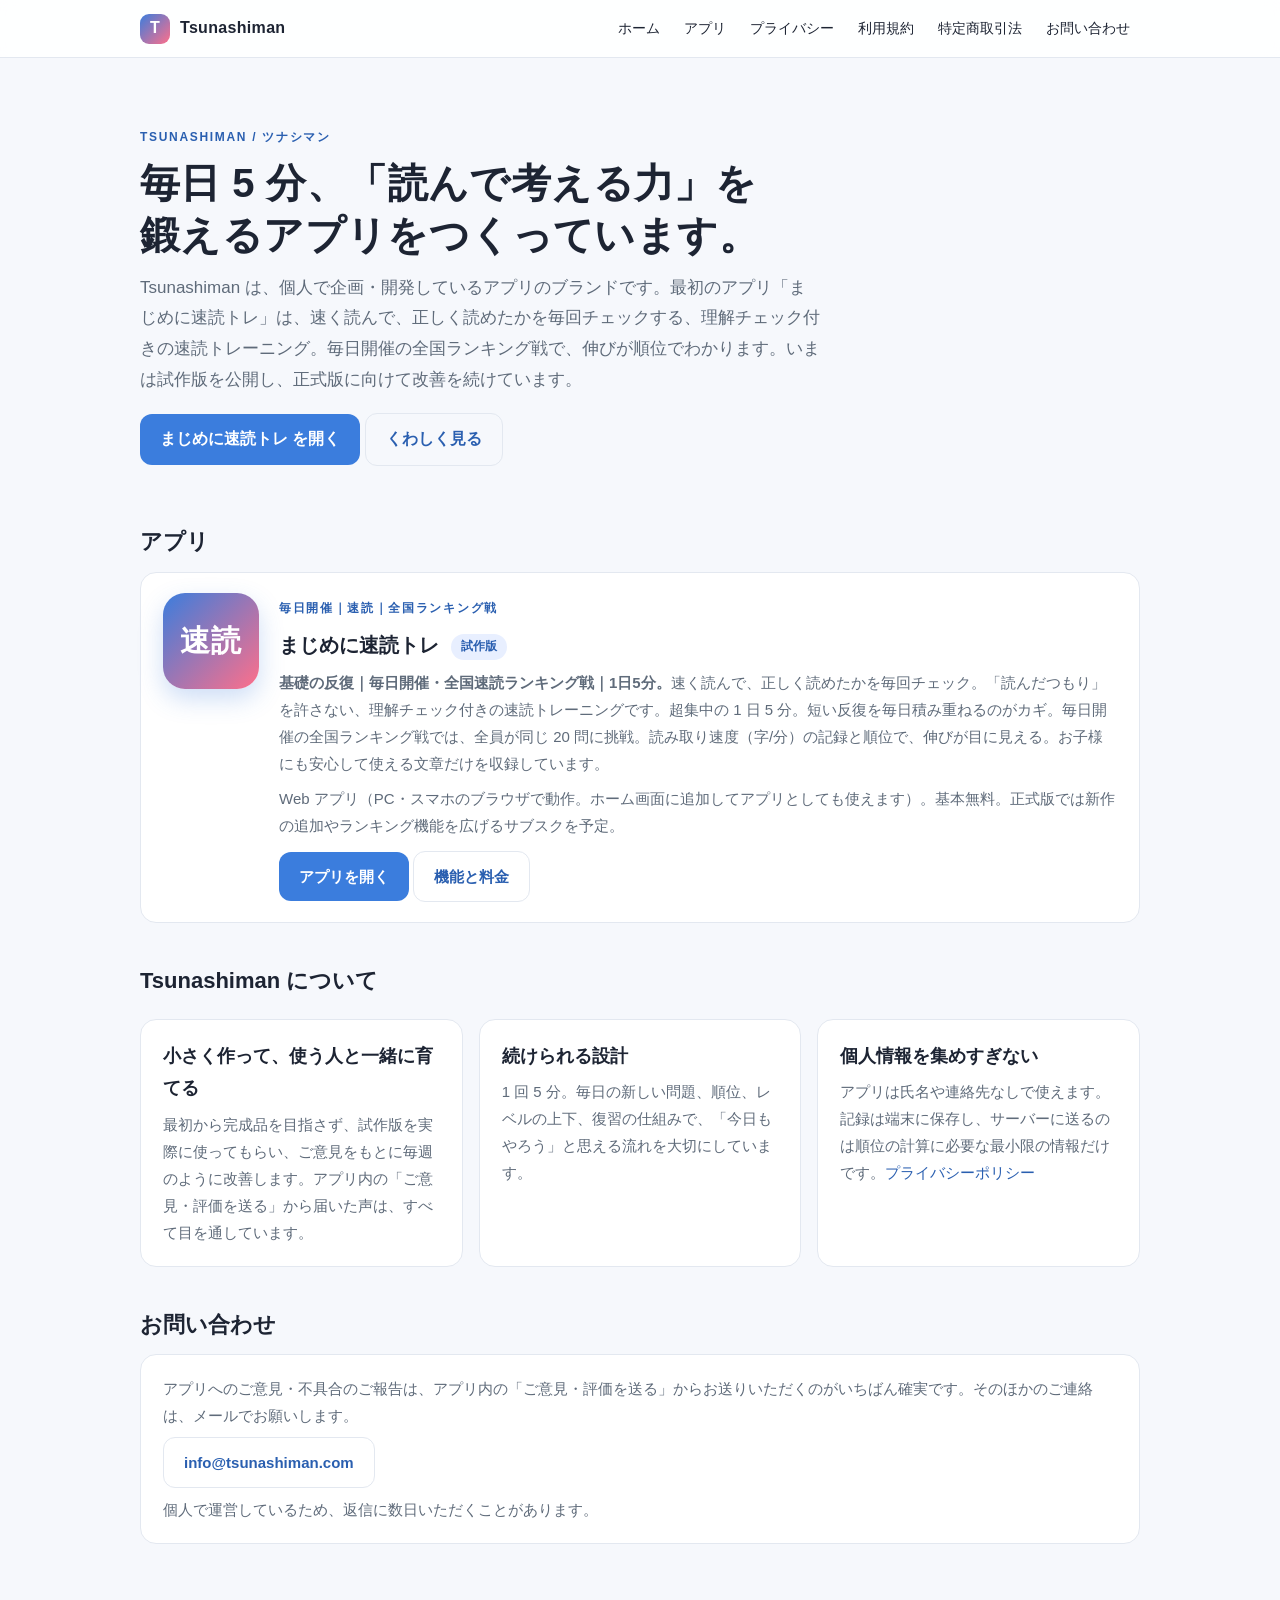
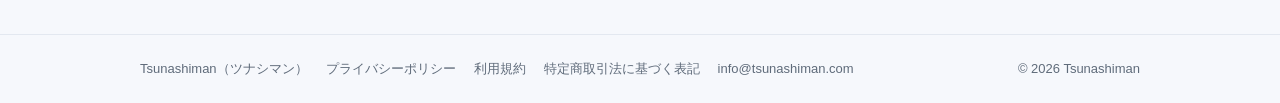
<file: site/root/index.html>
<!doctype html><html lang="ja"><head><meta charset="utf-8"><meta name="viewport" content="width=device-width,initial-scale=1"><title>Tsunashiman（ツナシマン）｜考える力を鍛えるアプリ</title><meta name="description" content="Tsunashiman（ツナシマン）は、個人で企画・開発するアプリのブランド。最初のアプリ「まじめに速読トレ」は、毎日開催の全国ランキング戦で伸びがわかる、理解チェック付きの速読トレーニングです。"><link rel="icon" href="favicon.svg" type="image/svg+xml"><link rel="stylesheet" href="site.css"><meta name="theme-color" content="#3B7DDD"></head><body><header class="top"><div class="in"><a class="logo" href="./"><span class="mark">T</span><span>Tsunashiman</span></a><nav class="menu"><a href="./">ホーム</a><a href="apps/yomikai/">アプリ</a><a href="legal/privacy.html">プライバシー</a><a href="legal/terms.html">利用規約</a><a href="legal/tokushoho.html">特定商取引法</a><a href="#contact">お問い合わせ</a></nav></div></header><main>
<section class="hero">
  <span class="eyebrow">Tsunashiman / ツナシマン</span>
  <h1>毎日 5 分、「読んで考える力」を<br class="pc">鍛えるアプリをつくっています。</h1>
  <p>Tsunashiman は、個人で企画・開発しているアプリのブランドです。最初のアプリ「まじめに速読トレ」は、速く読んで、正しく読めたかを毎回チェックする、理解チェック付きの速読トレーニング。毎日開催の全国ランキング戦で、伸びが順位でわかります。いまは試作版を公開し、正式版に向けて改善を続けています。</p>
  <a class="btn" href="https://yomikai.tsunashiman.com/">まじめに速読トレ を開く</a>
  <a class="btn ghost" href="apps/yomikai/">くわしく見る</a>
</section>

<h2>アプリ</h2>
<div class="card app">
  <div class="icon">速読</div>
  <div>
    <span class="eyebrow">毎日開催｜速読｜全国ランキング戦</span>
    <h3 style="margin:0 0 6px;font-size:20px">まじめに速読トレ <span class="tag">試作版</span></h3>
    <p><b>基礎の反復｜毎日開催・全国速読ランキング戦｜1日5分。</b>速く読んで、正しく読めたかを毎回チェック。「読んだつもり」を許さない、理解チェック付きの速読トレーニングです。超集中の 1 日 5 分。短い反復を毎日積み重ねるのがカギ。毎日開催の全国ランキング戦では、全員が同じ 20 問に挑戦。読み取り速度（字/分）の記録と順位で、伸びが目に見える。お子様にも安心して使える文章だけを収録しています。</p>
    <p class="small mut" style="margin-top:8px">Web アプリ（PC・スマホのブラウザで動作。ホーム画面に追加してアプリとしても使えます）。基本無料。正式版では新作の追加やランキング機能を広げるサブスクを予定。</p>
    <p style="margin-top:12px"><a class="btn" href="https://yomikai.tsunashiman.com/">アプリを開く</a> <a class="btn ghost" href="apps/yomikai/">機能と料金</a></p>
  </div>
</div>

<h2>Tsunashiman について</h2>
<div class="grid">
  <div class="card"><h3>小さく作って、使う人と一緒に育てる</h3><p>最初から完成品を目指さず、試作版を実際に使ってもらい、ご意見をもとに毎週のように改善します。アプリ内の「ご意見・評価を送る」から届いた声は、すべて目を通しています。</p></div>
  <div class="card"><h3>続けられる設計</h3><p>1 回 5 分。毎日の新しい問題、順位、レベルの上下、復習の仕組みで、「今日もやろう」と思える流れを大切にしています。</p></div>
  <div class="card"><h3>個人情報を集めすぎない</h3><p>アプリは氏名や連絡先なしで使えます。記録は端末に保存し、サーバーに送るのは順位の計算に必要な最小限の情報だけです。<a href="legal/privacy.html">プライバシーポリシー</a></p></div>
</div>

<h2 id="contact">お問い合わせ</h2>
<div class="card">
  <p>アプリへのご意見・不具合のご報告は、アプリ内の「ご意見・評価を送る」からお送りいただくのがいちばん確実です。そのほかのご連絡は、メールでお願いします。</p>
  <p style="margin-top:8px"><a class="btn ghost" href="mailto:info@tsunashiman.com">info@tsunashiman.com</a></p>
  <p class="small mut" style="margin-top:8px">個人で運営しているため、返信に数日いただくことがあります。</p>
</div>
</main><footer><div class="in"><span>Tsunashiman（ツナシマン）</span><a href="legal/privacy.html">プライバシーポリシー</a><a href="legal/terms.html">利用規約</a><a href="legal/tokushoho.html">特定商取引法に基づく表記</a><a href="mailto:info@tsunashiman.com">info@tsunashiman.com</a><span class="copy">© 2026 Tsunashiman</span></div></footer></body></html>
</file>
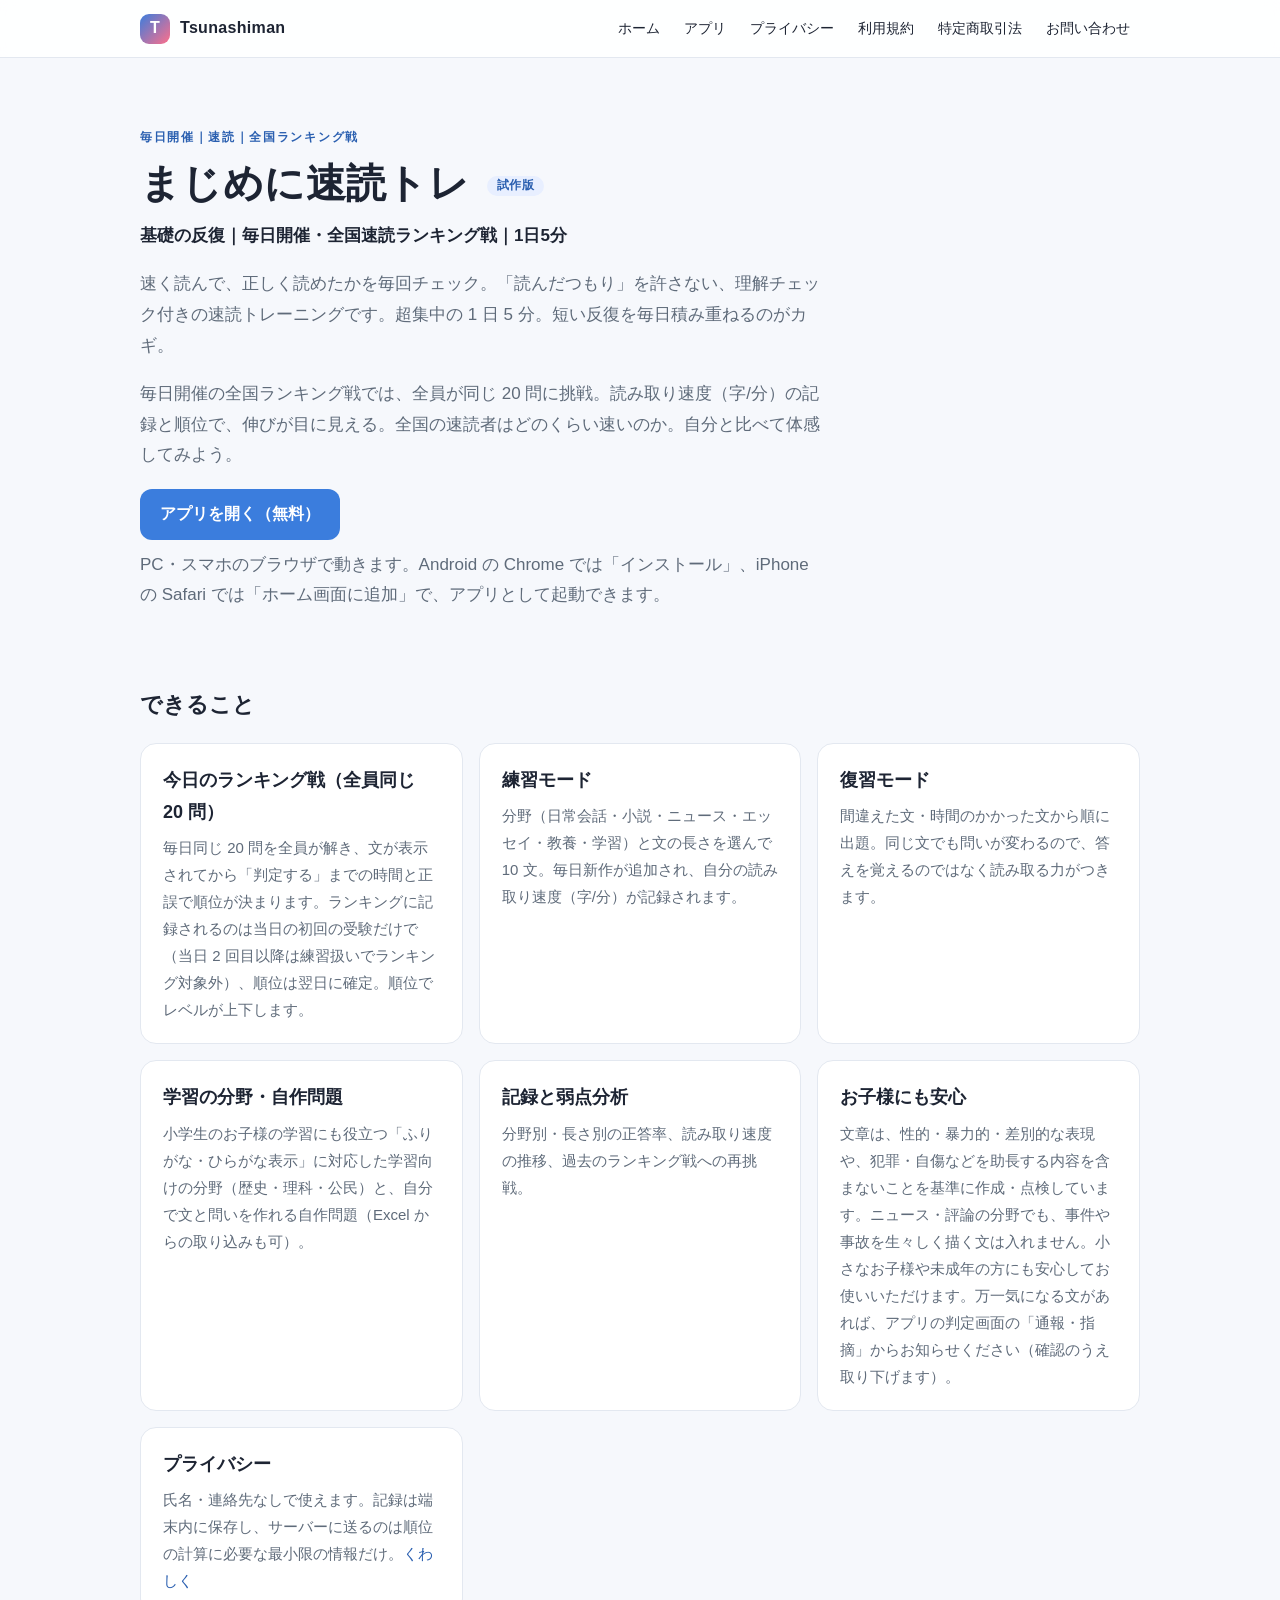
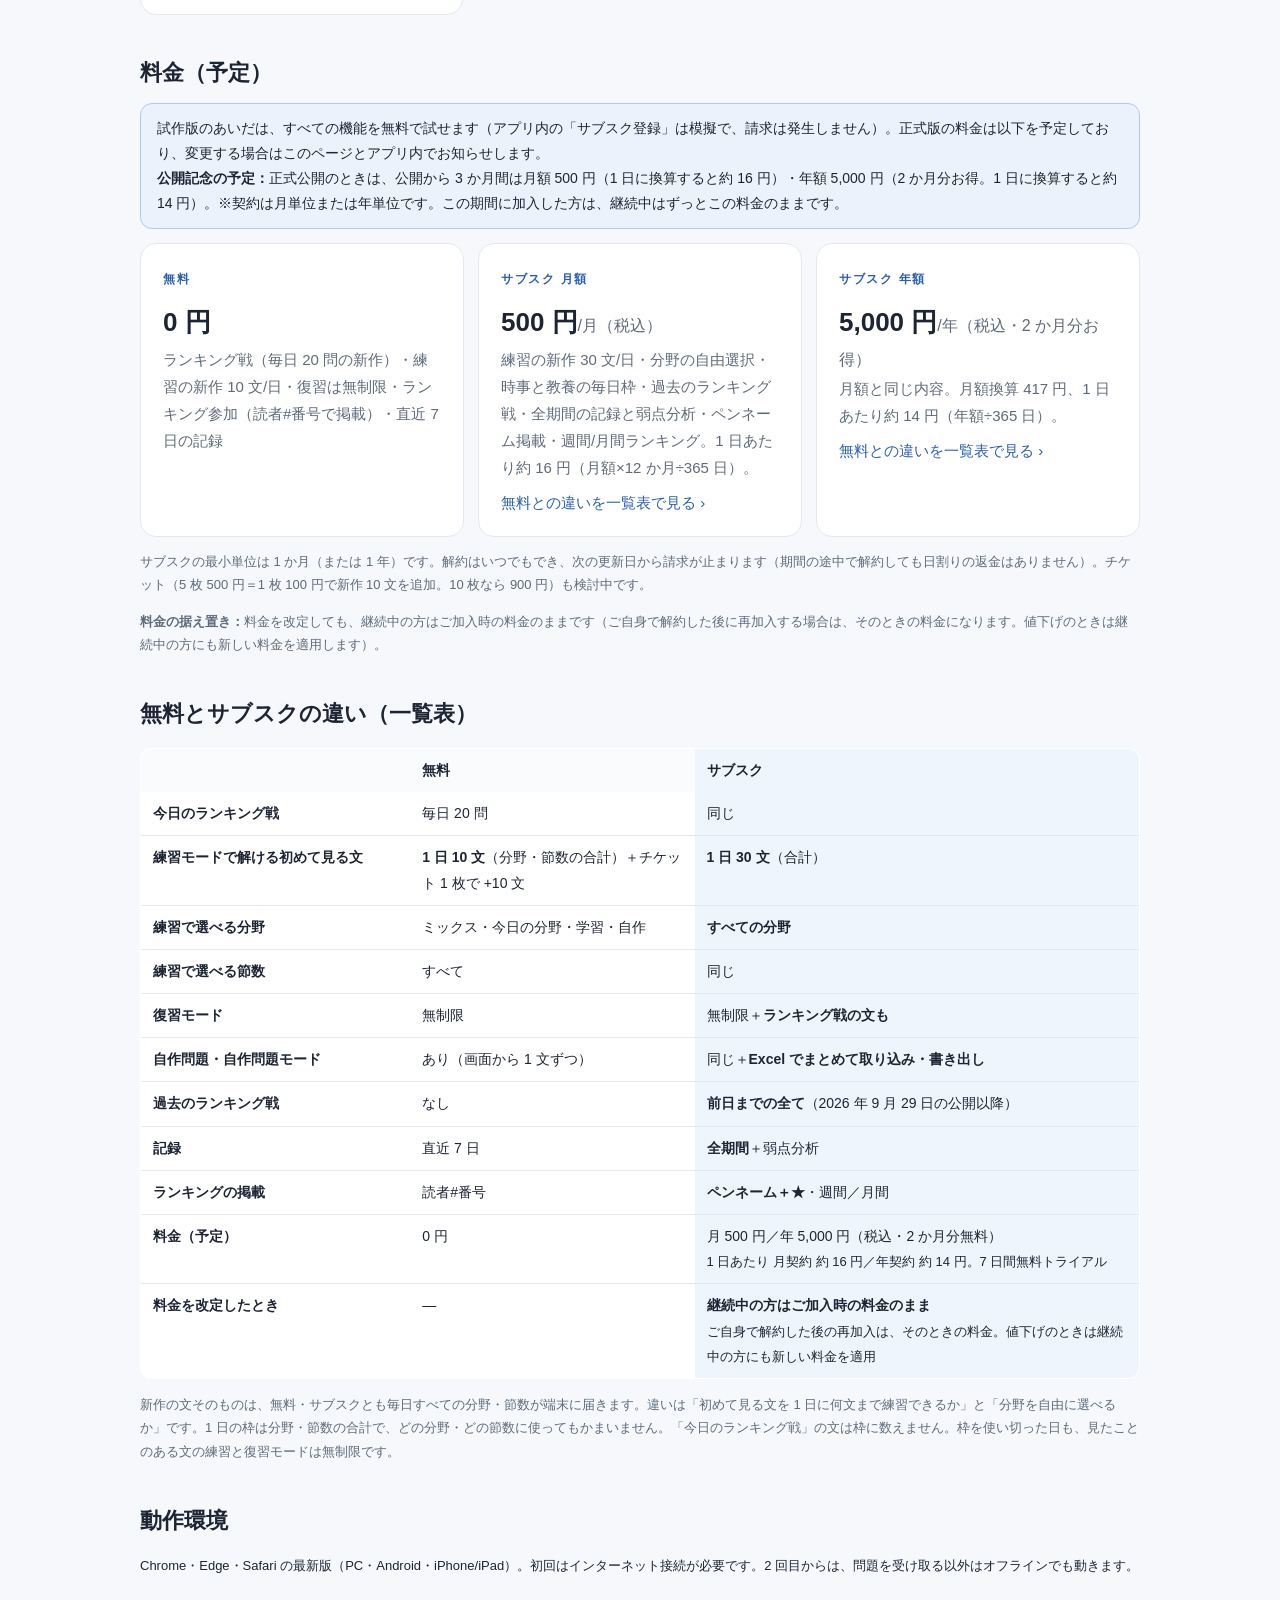
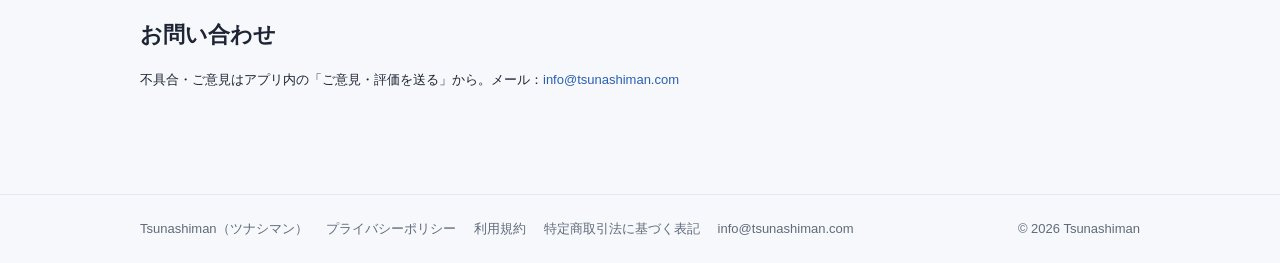
<file: site/root/apps/yomikai/index.html>
<!doctype html><html lang="ja"><head><meta charset="utf-8"><meta name="viewport" content="width=device-width,initial-scale=1"><title>まじめに速読トレ（試作版）｜毎日開催・全国速読ランキング戦｜Tsunashiman</title><meta name="description" content="まじめに速読トレ（試作版）の機能・料金・動作環境。基礎の反復｜毎日開催・全国速読ランキング戦｜1日5分。理解チェック付きの速読トレーニング。"><link rel="icon" href="../../favicon.svg" type="image/svg+xml"><link rel="stylesheet" href="../../site.css"><meta name="theme-color" content="#3B7DDD"></head><body><header class="top"><div class="in"><a class="logo" href="../../"><span class="mark">T</span><span>Tsunashiman</span></a><nav class="menu"><a href="../../">ホーム</a><a href="../../apps/yomikai/">アプリ</a><a href="../../legal/privacy.html">プライバシー</a><a href="../../legal/terms.html">利用規約</a><a href="../../legal/tokushoho.html">特定商取引法</a><a href="../../#contact">お問い合わせ</a></nav></div></header><main>
<section class="hero">
  <span class="eyebrow">毎日開催｜速読｜全国ランキング戦</span>
  <h1>まじめに速読トレ <span class="tag">試作版</span></h1>
  <p style="font-weight:700;color:var(--ink)">基礎の反復｜毎日開催・全国速読ランキング戦｜1日5分</p>
  <p>速く読んで、正しく読めたかを毎回チェック。「読んだつもり」を許さない、理解チェック付きの速読トレーニングです。超集中の 1 日 5 分。短い反復を毎日積み重ねるのがカギ。</p>
  <p>毎日開催の全国ランキング戦では、全員が同じ 20 問に挑戦。読み取り速度（字/分）の記録と順位で、伸びが目に見える。全国の速読者はどのくらい速いのか。自分と比べて体感してみよう。</p>
  <a class="btn" href="https://yomikai.tsunashiman.com/">アプリを開く（無料）</a>
  <p class="small mut" style="margin-top:10px">PC・スマホのブラウザで動きます。Android の Chrome では「インストール」、iPhone の Safari では「ホーム画面に追加」で、アプリとして起動できます。</p>
</section>

<h2>できること</h2>
<div class="grid">
  <div class="card"><h3>今日のランキング戦（全員同じ 20 問）</h3><p>毎日同じ 20 問を全員が解き、文が表示されてから「判定する」までの時間と正誤で順位が決まります。ランキングに記録されるのは当日の初回の受験だけで（当日 2 回目以降は練習扱いでランキング対象外）、順位は翌日に確定。順位でレベルが上下します。</p></div>
  <div class="card"><h3>練習モード</h3><p>分野（日常会話・小説・ニュース・エッセイ・教養・学習）と文の長さを選んで 10 文。毎日新作が追加され、自分の読み取り速度（字/分）が記録されます。</p></div>
  <div class="card"><h3>復習モード</h3><p>間違えた文・時間のかかった文から順に出題。同じ文でも問いが変わるので、答えを覚えるのではなく読み取る力がつきます。</p></div>
  <div class="card"><h3>学習の分野・自作問題</h3><p>小学生のお子様の学習にも役立つ「ふりがな・ひらがな表示」に対応した学習向けの分野（歴史・理科・公民）と、自分で文と問いを作れる自作問題（Excel からの取り込みも可）。</p></div>
  <div class="card"><h3>記録と弱点分析</h3><p>分野別・長さ別の正答率、読み取り速度の推移、過去のランキング戦への再挑戦。</p></div>
  <div class="card"><h3>お子様にも安心</h3><p>文章は、性的・暴力的・差別的な表現や、犯罪・自傷などを助長する内容を含まないことを基準に作成・点検しています。ニュース・評論の分野でも、事件や事故を生々しく描く文は入れません。小さなお子様や未成年の方にも安心してお使いいただけます。万一気になる文があれば、アプリの判定画面の「通報・指摘」からお知らせください（確認のうえ取り下げます）。</p></div>
  <div class="card"><h3>プライバシー</h3><p>氏名・連絡先なしで使えます。記録は端末内に保存し、サーバーに送るのは順位の計算に必要な最小限の情報だけ。<a href="../../legal/privacy.html">くわしく</a></p></div>
</div>

<h2>料金（予定）</h2>
<div class="notice">試作版のあいだは、すべての機能を無料で試せます（アプリ内の「サブスク登録」は模擬で、請求は発生しません）。正式版の料金は以下を予定しており、変更する場合はこのページとアプリ内でお知らせします。<br><b>公開記念の予定：</b>正式公開のときは、公開から 3 か月間は月額 500 円（1 日に換算すると約 16 円）・年額 5,000 円（2 か月分お得。1 日に換算すると約 14 円）。※契約は月単位または年単位です。この期間に加入した方は、継続中はずっとこの料金のままです。</div>
<div class="price" style="margin-top:14px">
  <div class="card"><span class="eyebrow">無料</span><br><b class="big">0 円</b><p>ランキング戦（毎日 20 問の新作）・練習の新作 10 文/日・復習は無制限・ランキング参加（読者#番号で掲載）・直近 7 日の記録</p></div>
  <div class="card"><span class="eyebrow">サブスク 月額</span><br><b class="big">500 円</b><span class="mut">/月（税込）</span><p>練習の新作 30 文/日・分野の自由選択・時事と教養の毎日枠・過去のランキング戦・全期間の記録と弱点分析・ペンネーム掲載・週間/月間ランキング。1 日あたり約 16 円（月額×12 か月÷365 日）。</p><p style="margin-top:8px"><a href="#compare">無料との違いを一覧表で見る ›</a></p></div>
  <div class="card"><span class="eyebrow">サブスク 年額</span><br><b class="big">5,000 円</b><span class="mut">/年（税込・2 か月分お得）</span><p>月額と同じ内容。月額換算 417 円、1 日あたり約 14 円（年額÷365 日）。</p><p style="margin-top:8px"><a href="#compare">無料との違いを一覧表で見る ›</a></p></div>
</div>
<p class="small mut">サブスクの最小単位は 1 か月（または 1 年）です。解約はいつでもでき、次の更新日から請求が止まります（期間の途中で解約しても日割りの返金はありません）。チケット（5 枚 500 円＝1 枚 100 円で新作 10 文を追加。10 枚なら 900 円）も検討中です。</p>
<p class="small mut"><b>料金の据え置き：</b>料金を改定しても、継続中の方はご加入時の料金のままです（ご自身で解約した後に再加入する場合は、そのときの料金になります。値下げのときは継続中の方にも新しい料金を適用します）。</p>

<h2 id="compare">無料とサブスクの違い（一覧表）</h2>
<div class="tblwrap"><table class="cmp"><thead><tr><th></th><th>無料</th><th class="pro">サブスク</th></tr></thead><tbody>
<tr><th>今日のランキング戦</th><td>毎日 20 問</td><td class="pro">同じ</td></tr>
<tr><th>練習モードで解ける<b>初めて見る文</b></th><td><b>1 日 10 文</b>（分野・節数の合計）＋チケット 1 枚で +10 文</td><td class="pro"><b>1 日 30 文</b>（合計）</td></tr>
<tr><th>練習で選べる分野</th><td>ミックス・今日の分野・学習・自作</td><td class="pro"><b>すべての分野</b></td></tr>
<tr><th>練習で選べる節数</th><td>すべて</td><td class="pro">同じ</td></tr>
<tr><th>復習モード</th><td>無制限</td><td class="pro">無制限＋<b>ランキング戦の文も</b></td></tr>
<tr><th>自作問題・自作問題モード</th><td>あり（画面から 1 文ずつ）</td><td class="pro">同じ＋<b>Excel でまとめて取り込み・書き出し</b></td></tr>
<tr><th>過去のランキング戦</th><td>なし</td><td class="pro"><b>前日までの全て</b>（2026 年 9 月 29 日の公開以降）</td></tr>
<tr><th>記録</th><td>直近 7 日</td><td class="pro"><b>全期間</b>＋弱点分析</td></tr>
<tr><th>ランキングの掲載</th><td>読者#番号</td><td class="pro"><b>ペンネーム＋★</b>・週間／月間</td></tr>
<tr><th>料金（予定）</th><td>0 円</td><td class="pro">月 500 円／年 5,000 円（税込・2 か月分無料）<br><span class="small">1 日あたり 月契約 約 16 円／年契約 約 14 円。7 日間無料トライアル</span></td></tr>
<tr><th>料金を改定したとき</th><td>—</td><td class="pro"><b>継続中の方はご加入時の料金のまま</b><br><span class="small">ご自身で解約した後の再加入は、そのときの料金。値下げのときは継続中の方にも新しい料金を適用</span></td></tr>
</tbody></table></div>
<p class="small mut">新作の文そのものは、無料・サブスクとも毎日すべての分野・節数が端末に届きます。違いは「初めて見る文を 1 日に何文まで練習できるか」と「分野を自由に選べるか」です。1 日の枠は分野・節数の合計で、どの分野・どの節数に使ってもかまいません。「今日のランキング戦」の文は枠に数えません。枠を使い切った日も、見たことのある文の練習と復習モードは無制限です。</p>

<h2>動作環境</h2>
<p class="small">Chrome・Edge・Safari の最新版（PC・Android・iPhone/iPad）。初回はインターネット接続が必要です。2 回目からは、問題を受け取る以外はオフラインでも動きます。</p>

<h2>お問い合わせ</h2>
<p class="small">不具合・ご意見はアプリ内の「ご意見・評価を送る」から。メール：<a href="mailto:info@tsunashiman.com">info@tsunashiman.com</a></p>
</main><footer><div class="in"><span>Tsunashiman（ツナシマン）</span><a href="../../legal/privacy.html">プライバシーポリシー</a><a href="../../legal/terms.html">利用規約</a><a href="../../legal/tokushoho.html">特定商取引法に基づく表記</a><a href="mailto:info@tsunashiman.com">info@tsunashiman.com</a><span class="copy">© 2026 Tsunashiman</span></div></footer></body></html>
</file>
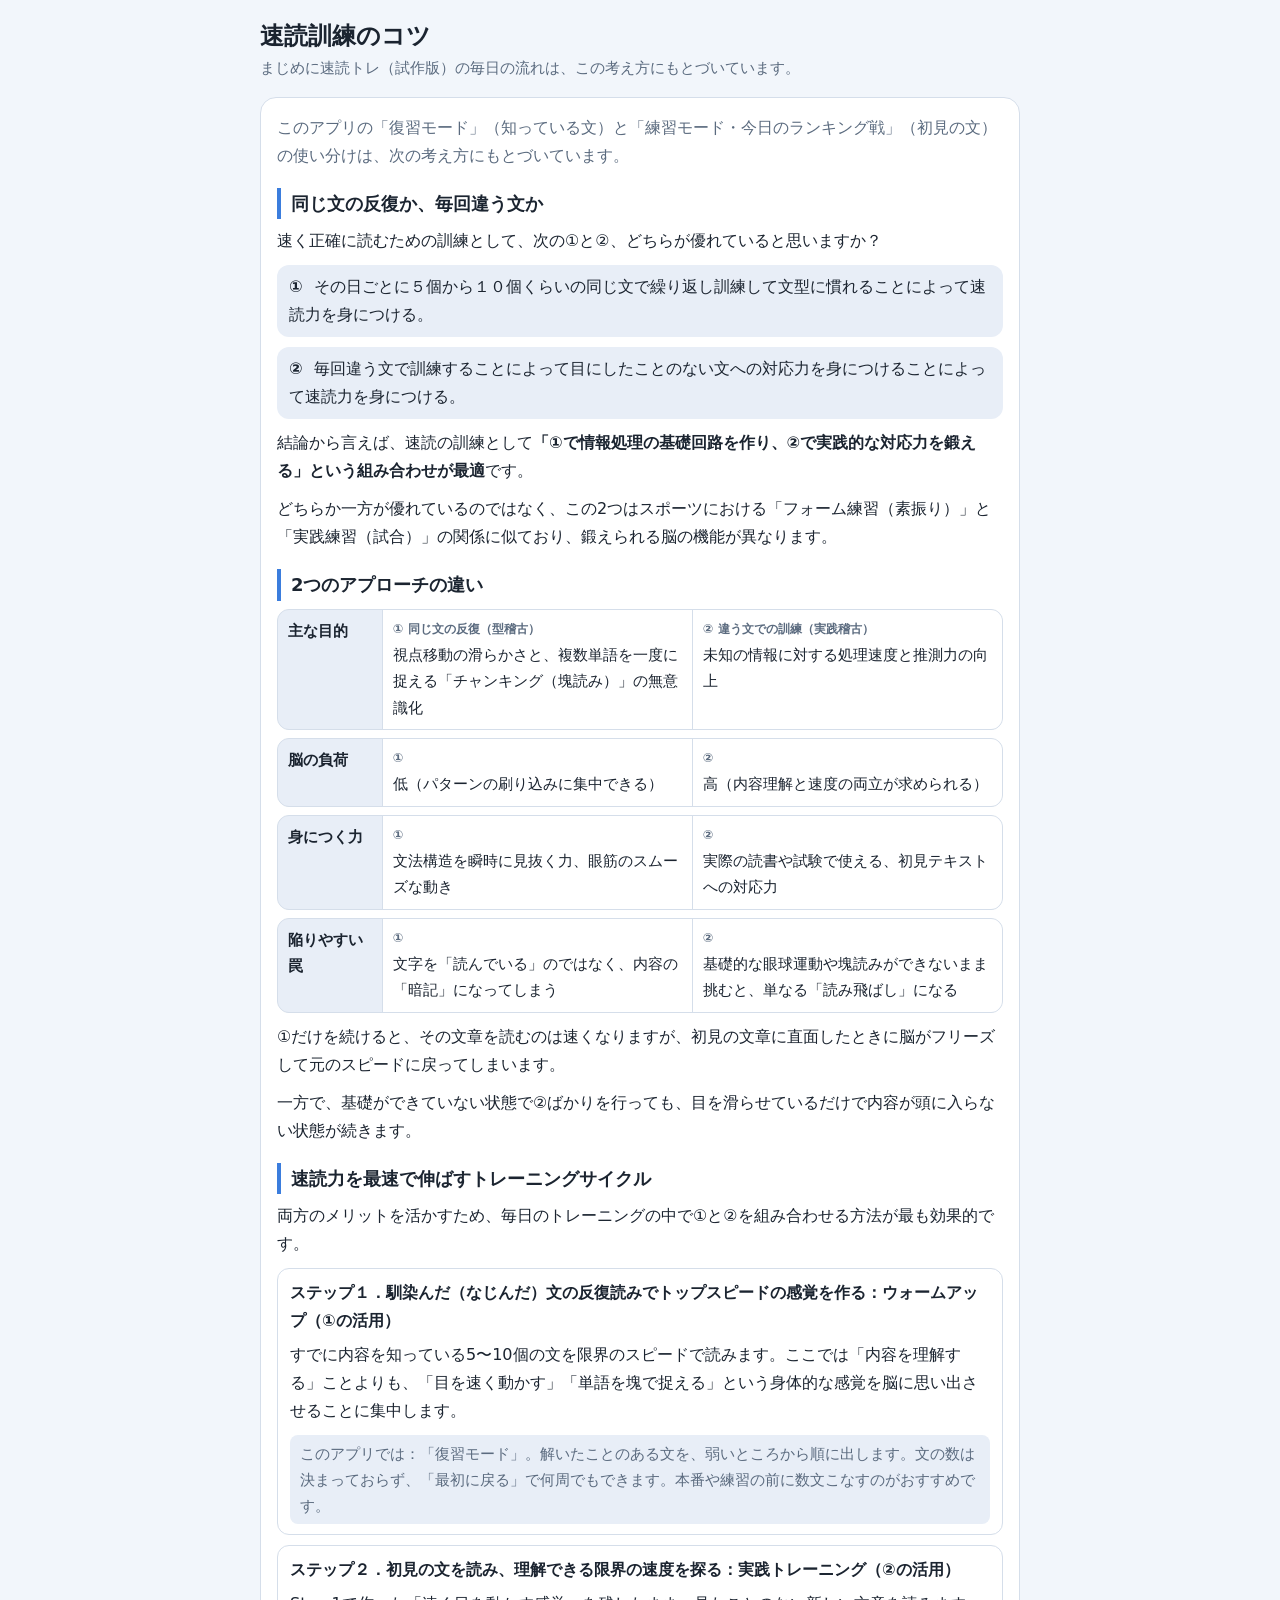
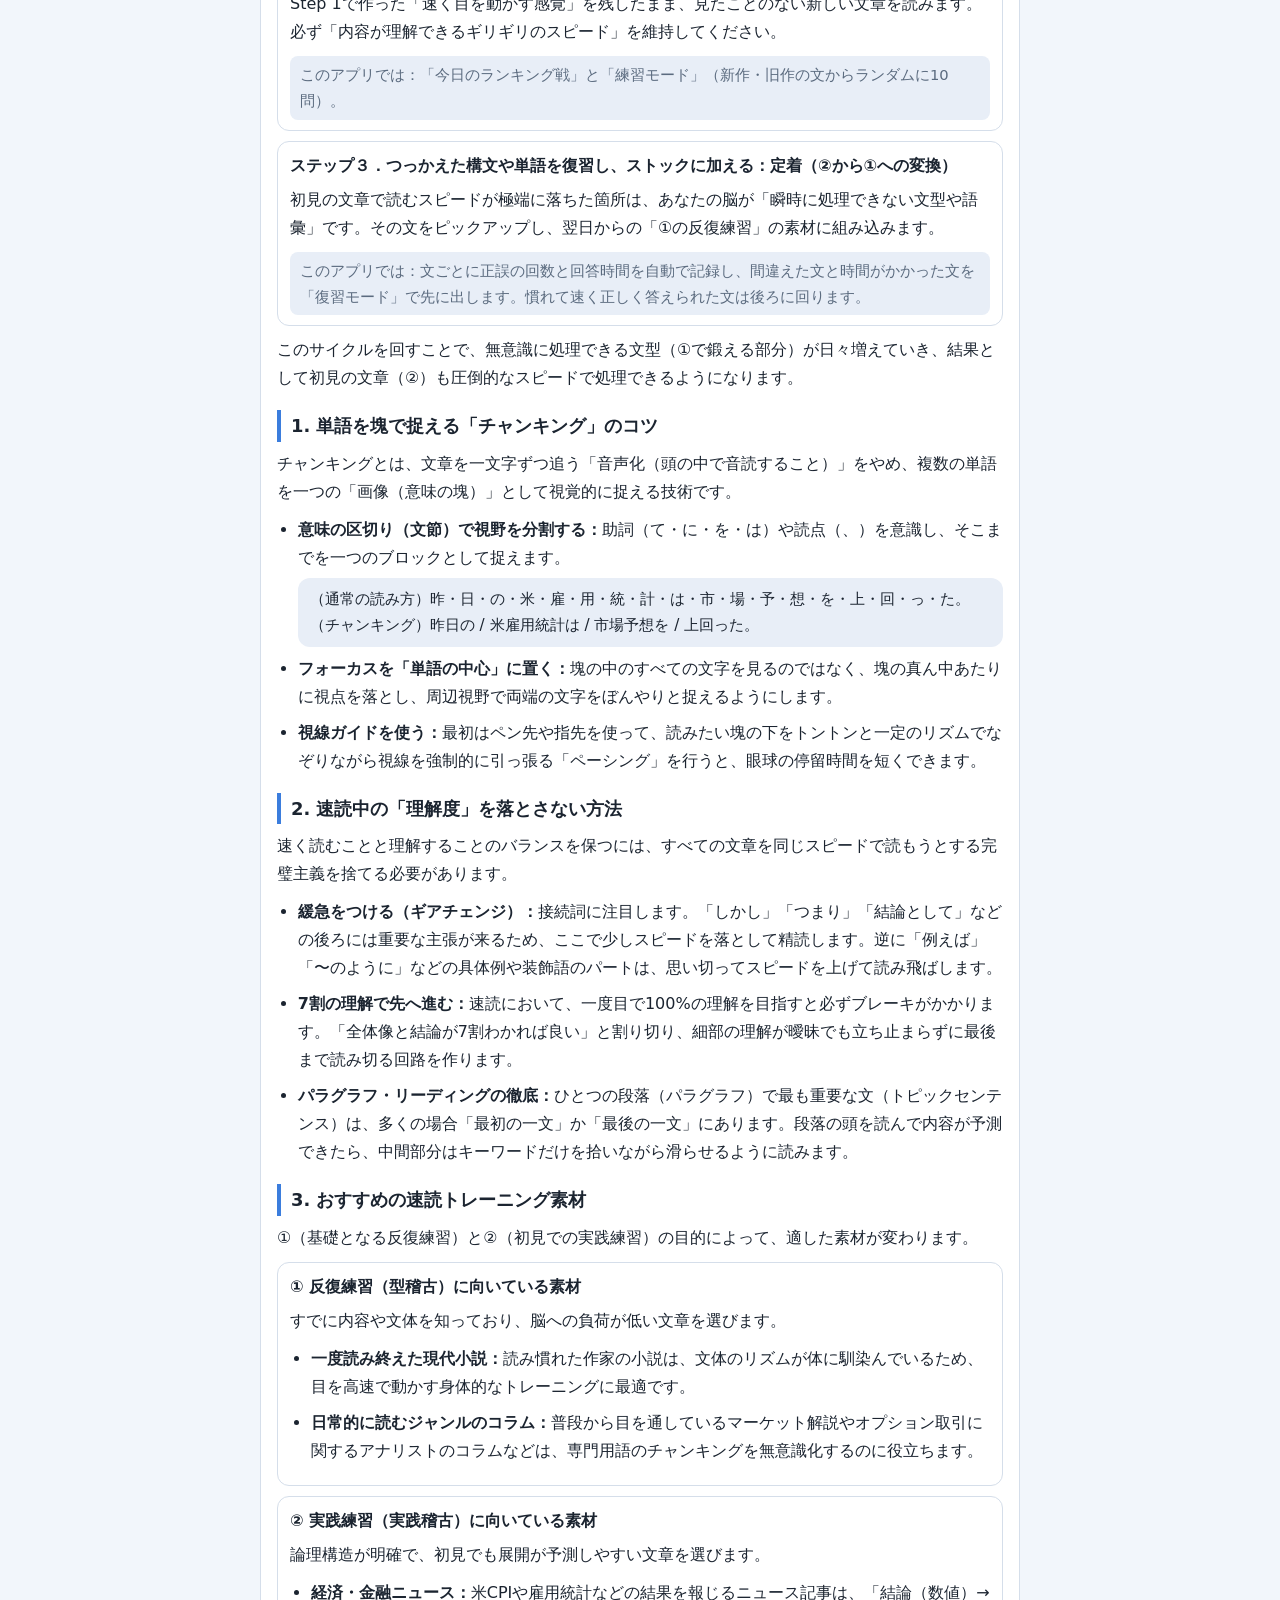
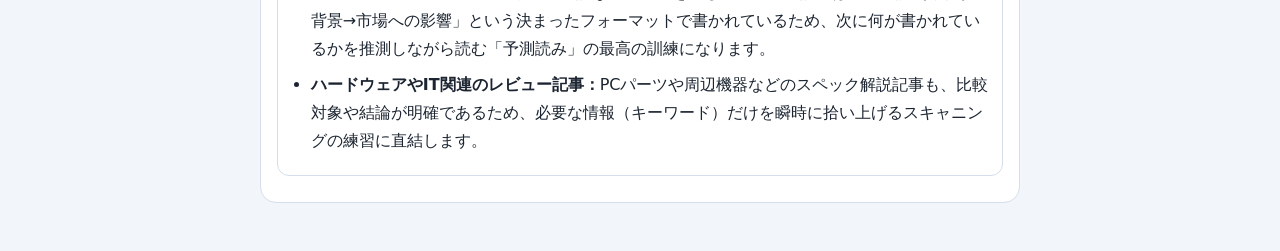
<file: 速読訓練のコツ.html>
<!doctype html>
<html lang="ja">
<head>
<meta charset="utf-8">
<meta name="viewport" content="width=device-width, initial-scale=1">
<title>速読訓練のコツ｜まじめに速読トレ</title>
<style>:root{--bg:#F2F6FB;--surface:#FFFFFF;--surface-2:#E8EEF7;--line:#D5DEEA;--fg:#1B2430;--muted:#5B6B7F;--primary:#3B7DDD;--radius-sm:12px;--radius-xs:8px}@media (prefers-color-scheme:dark){:root{--bg:#0B0F15;--surface:#2E3D52;--surface-2:#3C4D66;--line:#5A6E8C;--fg:#F3F6FA;--muted:#B9C5D6}}html,body{margin:0;background:var(--bg);color:var(--fg);font-family:system-ui,-apple-system,"Segoe UI","Hiragino Sans","Noto Sans JP",sans-serif;-webkit-text-size-adjust:100%}.wrap{max-width:760px;margin:0 auto;padding:20px 16px 48px}h1{font-size:1.5em;margin:0 0 6px}.sub{color:var(--muted);margin:0 0 18px;font-size:.95em}.card{background:var(--surface);border:1px solid var(--line);border-radius:16px;padding:16px}
.tips{line-height:1.75;font-size:1em}
.tips p{margin:0 0 10px}
.tips .lead{color:var(--muted)}
.tips h3{margin:18px 0 8px;font-size:1.12em;padding-left:10px;border-left:4px solid var(--primary)}
.tips .opt{padding:8px 12px;border-radius:var(--radius-sm);background:var(--surface-2)}
.tips .opt b{margin-right:6px}
.tips ul{margin:0 0 10px;padding-left:1.3em}
.tips li{margin:0 0 8px}
.tips .ex{margin:6px 0 0;padding:8px 12px;border-radius:var(--radius-sm);background:var(--surface-2);font-size:.95em}
.tips .step{padding:10px 12px;border-radius:var(--radius-sm);border:1px solid var(--line);margin:0 0 10px}
.tips .step-h{font-weight:700;margin:0 0 6px}
.tips .step p:last-child{margin-bottom:0}
.tips .app-note{font-size:.92em;color:var(--muted);padding:6px 10px;border-radius:var(--radius-xs);background:var(--surface-2)}
.tips .cmp{display:flex;flex-direction:column;gap:8px;margin:0 0 10px}
.tips .cmp-row{display:grid;grid-template-columns:6.5em 1fr 1fr;gap:1px;background:var(--line);border:1px solid var(--line);border-radius:var(--radius-sm);overflow:hidden}
.tips .cmp-k,.tips .cmp-v{background:var(--surface);padding:8px 10px;font-size:.95em}
.tips .cmp-k{font-weight:700;background:var(--surface-2)}
.tips .cmp-l{display:block;font-size:.82em;font-weight:700;color:var(--muted);margin-bottom:2px}
@media (max-width:559px){.tips .cmp-row{grid-template-columns:1fr}.tips .cmp-k{padding:6px 10px}}</style>
</head>
<body>
<div class="wrap">
<h1>速読訓練のコツ</h1>
<p class="sub">まじめに速読トレ（試作版）の毎日の流れは、この考え方にもとづいています。</p>
<div class="card">
<div class="tips">
  <p class="lead">このアプリの「復習モード」（知っている文）と「練習モード・今日のランキング戦」（初見の文）の使い分けは、次の考え方にもとづいています。</p>

  <h3>同じ文の反復か、毎回違う文か</h3>
  <p>速く正確に読むための訓練として、次の①と②、どちらが優れていると思いますか？</p>
  <p class="opt"><b>①</b> その日ごとに５個から１０個くらいの同じ文で繰り返し訓練して文型に慣れることによって速読力を身につける。</p>
  <p class="opt"><b>②</b> 毎回違う文で訓練することによって目にしたことのない文への対応力を身につけることによって速読力を身につける。</p>
  <p>結論から言えば、速読の訓練として<b>「①で情報処理の基礎回路を作り、②で実践的な対応力を鍛える」という組み合わせが最適</b>です。</p>
  <p>どちらか一方が優れているのではなく、この2つはスポーツにおける「フォーム練習（素振り）」と「実践練習（試合）」の関係に似ており、鍛えられる脳の機能が異なります。</p>

  <h3>2つのアプローチの違い</h3>
  <div class="cmp">
    <div class="cmp-row"><div class="cmp-k">主な目的</div><div class="cmp-v"><span class="cmp-l">① 同じ文の反復（型稽古）</span>視点移動の滑らかさと、複数単語を一度に捉える「チャンキング（塊読み）」の無意識化</div><div class="cmp-v"><span class="cmp-l">② 違う文での訓練（実践稽古）</span>未知の情報に対する処理速度と推測力の向上</div></div>
    <div class="cmp-row"><div class="cmp-k">脳の負荷</div><div class="cmp-v"><span class="cmp-l">①</span>低（パターンの刷り込みに集中できる）</div><div class="cmp-v"><span class="cmp-l">②</span>高（内容理解と速度の両立が求められる）</div></div>
    <div class="cmp-row"><div class="cmp-k">身につく力</div><div class="cmp-v"><span class="cmp-l">①</span>文法構造を瞬時に見抜く力、眼筋のスムーズな動き</div><div class="cmp-v"><span class="cmp-l">②</span>実際の読書や試験で使える、初見テキストへの対応力</div></div>
    <div class="cmp-row"><div class="cmp-k">陥りやすい罠</div><div class="cmp-v"><span class="cmp-l">①</span>文字を「読んでいる」のではなく、内容の「暗記」になってしまう</div><div class="cmp-v"><span class="cmp-l">②</span>基礎的な眼球運動や塊読みができないまま挑むと、単なる「読み飛ばし」になる</div></div>
  </div>
  <p>①だけを続けると、その文章を読むのは速くなりますが、初見の文章に直面したときに脳がフリーズして元のスピードに戻ってしまいます。</p>
  <p>一方で、基礎ができていない状態で②ばかりを行っても、目を滑らせているだけで内容が頭に入らない状態が続きます。</p>

  <h3>速読力を最速で伸ばすトレーニングサイクル</h3>
  <p>両方のメリットを活かすため、毎日のトレーニングの中で①と②を組み合わせる方法が最も効果的です。</p>
  <div class="step"><div class="step-h">ステップ１．馴染んだ（なじんだ）文の反復読みでトップスピードの感覚を作る：ウォームアップ（①の活用）</div>
    <p>すでに内容を知っている5〜10個の文を限界のスピードで読みます。ここでは「内容を理解する」ことよりも、「目を速く動かす」「単語を塊で捉える」という身体的な感覚を脳に思い出させることに集中します。</p>
    <p class="app-note">このアプリでは：「復習モード」。解いたことのある文を、弱いところから順に出します。文の数は決まっておらず、「最初に戻る」で何周でもできます。本番や練習の前に数文こなすのがおすすめです。</p></div>
  <div class="step"><div class="step-h">ステップ２．初見の文を読み、理解できる限界の速度を探る：実践トレーニング（②の活用）</div>
    <p>Step 1で作った「速く目を動かす感覚」を残したまま、見たことのない新しい文章を読みます。必ず「内容が理解できるギリギリのスピード」を維持してください。</p>
    <p class="app-note">このアプリでは：「今日のランキング戦」と「練習モード」（新作・旧作の文からランダムに10問）。</p></div>
  <div class="step"><div class="step-h">ステップ３．つっかえた構文や単語を復習し、ストックに加える：定着（②から①への変換）</div>
    <p>初見の文章で読むスピードが極端に落ちた箇所は、あなたの脳が「瞬時に処理できない文型や語彙」です。その文をピックアップし、翌日からの「①の反復練習」の素材に組み込みます。</p>
    <p class="app-note">このアプリでは：文ごとに正誤の回数と回答時間を自動で記録し、間違えた文と時間がかかった文を「復習モード」で先に出します。慣れて速く正しく答えられた文は後ろに回ります。</p></div>
  <p>このサイクルを回すことで、無意識に処理できる文型（①で鍛える部分）が日々増えていき、結果として初見の文章（②）も圧倒的なスピードで処理できるようになります。</p>

  <h3>1. 単語を塊で捉える「チャンキング」のコツ</h3>
  <p>チャンキングとは、文章を一文字ずつ追う「音声化（頭の中で音読すること）」をやめ、複数の単語を一つの「画像（意味の塊）」として視覚的に捉える技術です。</p>
  <ul>
    <li><b>意味の区切り（文節）で視野を分割する：</b>助詞（て・に・を・は）や読点（、）を意識し、そこまでを一つのブロックとして捉えます。
      <div class="ex"><div>（通常の読み方）昨・日・の・米・雇・用・統・計・は・市・場・予・想・を・上・回・っ・た。</div><div>（チャンキング）昨日の / 米雇用統計は / 市場予想を / 上回った。</div></div></li>
    <li><b>フォーカスを「単語の中心」に置く：</b>塊の中のすべての文字を見るのではなく、塊の真ん中あたりに視点を落とし、周辺視野で両端の文字をぼんやりと捉えるようにします。</li>
    <li><b>視線ガイドを使う：</b>最初はペン先や指先を使って、読みたい塊の下をトントンと一定のリズムでなぞりながら視線を強制的に引っ張る「ペーシング」を行うと、眼球の停留時間を短くできます。</li>
  </ul>

  <h3>2. 速読中の「理解度」を落とさない方法</h3>
  <p>速く読むことと理解することのバランスを保つには、すべての文章を同じスピードで読もうとする完璧主義を捨てる必要があります。</p>
  <ul>
    <li><b>緩急をつける（ギアチェンジ）：</b>接続詞に注目します。「しかし」「つまり」「結論として」などの後ろには重要な主張が来るため、ここで少しスピードを落として精読します。逆に「例えば」「〜のように」などの具体例や装飾語のパートは、思い切ってスピードを上げて読み飛ばします。</li>
    <li><b>7割の理解で先へ進む：</b>速読において、一度目で100%の理解を目指すと必ずブレーキがかかります。「全体像と結論が7割わかれば良い」と割り切り、細部の理解が曖昧でも立ち止まらずに最後まで読み切る回路を作ります。</li>
    <li><b>パラグラフ・リーディングの徹底：</b>ひとつの段落（パラグラフ）で最も重要な文（トピックセンテンス）は、多くの場合「最初の一文」か「最後の一文」にあります。段落の頭を読んで内容が予測できたら、中間部分はキーワードだけを拾いながら滑らせるように読みます。</li>
  </ul>

  <h3>3. おすすめの速読トレーニング素材</h3>
  <p>①（基礎となる反復練習）と②（初見での実践練習）の目的によって、適した素材が変わります。</p>
  <div class="step"><div class="step-h">① 反復練習（型稽古）に向いている素材</div>
    <p>すでに内容や文体を知っており、脳への負荷が低い文章を選びます。</p>
    <ul>
      <li><b>一度読み終えた現代小説：</b>読み慣れた作家の小説は、文体のリズムが体に馴染んでいるため、目を高速で動かす身体的なトレーニングに最適です。</li>
      <li><b>日常的に読むジャンルのコラム：</b>普段から目を通しているマーケット解説やオプション取引に関するアナリストのコラムなどは、専門用語のチャンキングを無意識化するのに役立ちます。</li>
    </ul></div>
  <div class="step"><div class="step-h">② 実践練習（実践稽古）に向いている素材</div>
    <p>論理構造が明確で、初見でも展開が予測しやすい文章を選びます。</p>
    <ul>
      <li><b>経済・金融ニュース：</b>米CPIや雇用統計などの結果を報じるニュース記事は、「結論（数値）→背景→市場への影響」という決まったフォーマットで書かれているため、次に何が書かれているかを推測しながら読む「予測読み」の最高の訓練になります。</li>
      <li><b>ハードウェアやIT関連のレビュー記事：</b>PCパーツや周辺機器などのスペック解説記事も、比較対象や結論が明確であるため、必要な情報（キーワード）だけを瞬時に拾い上げるスキャニングの練習に直結します。</li>
    </ul></div>
</div>

</div>
</div>
</body>
</html>
</file>
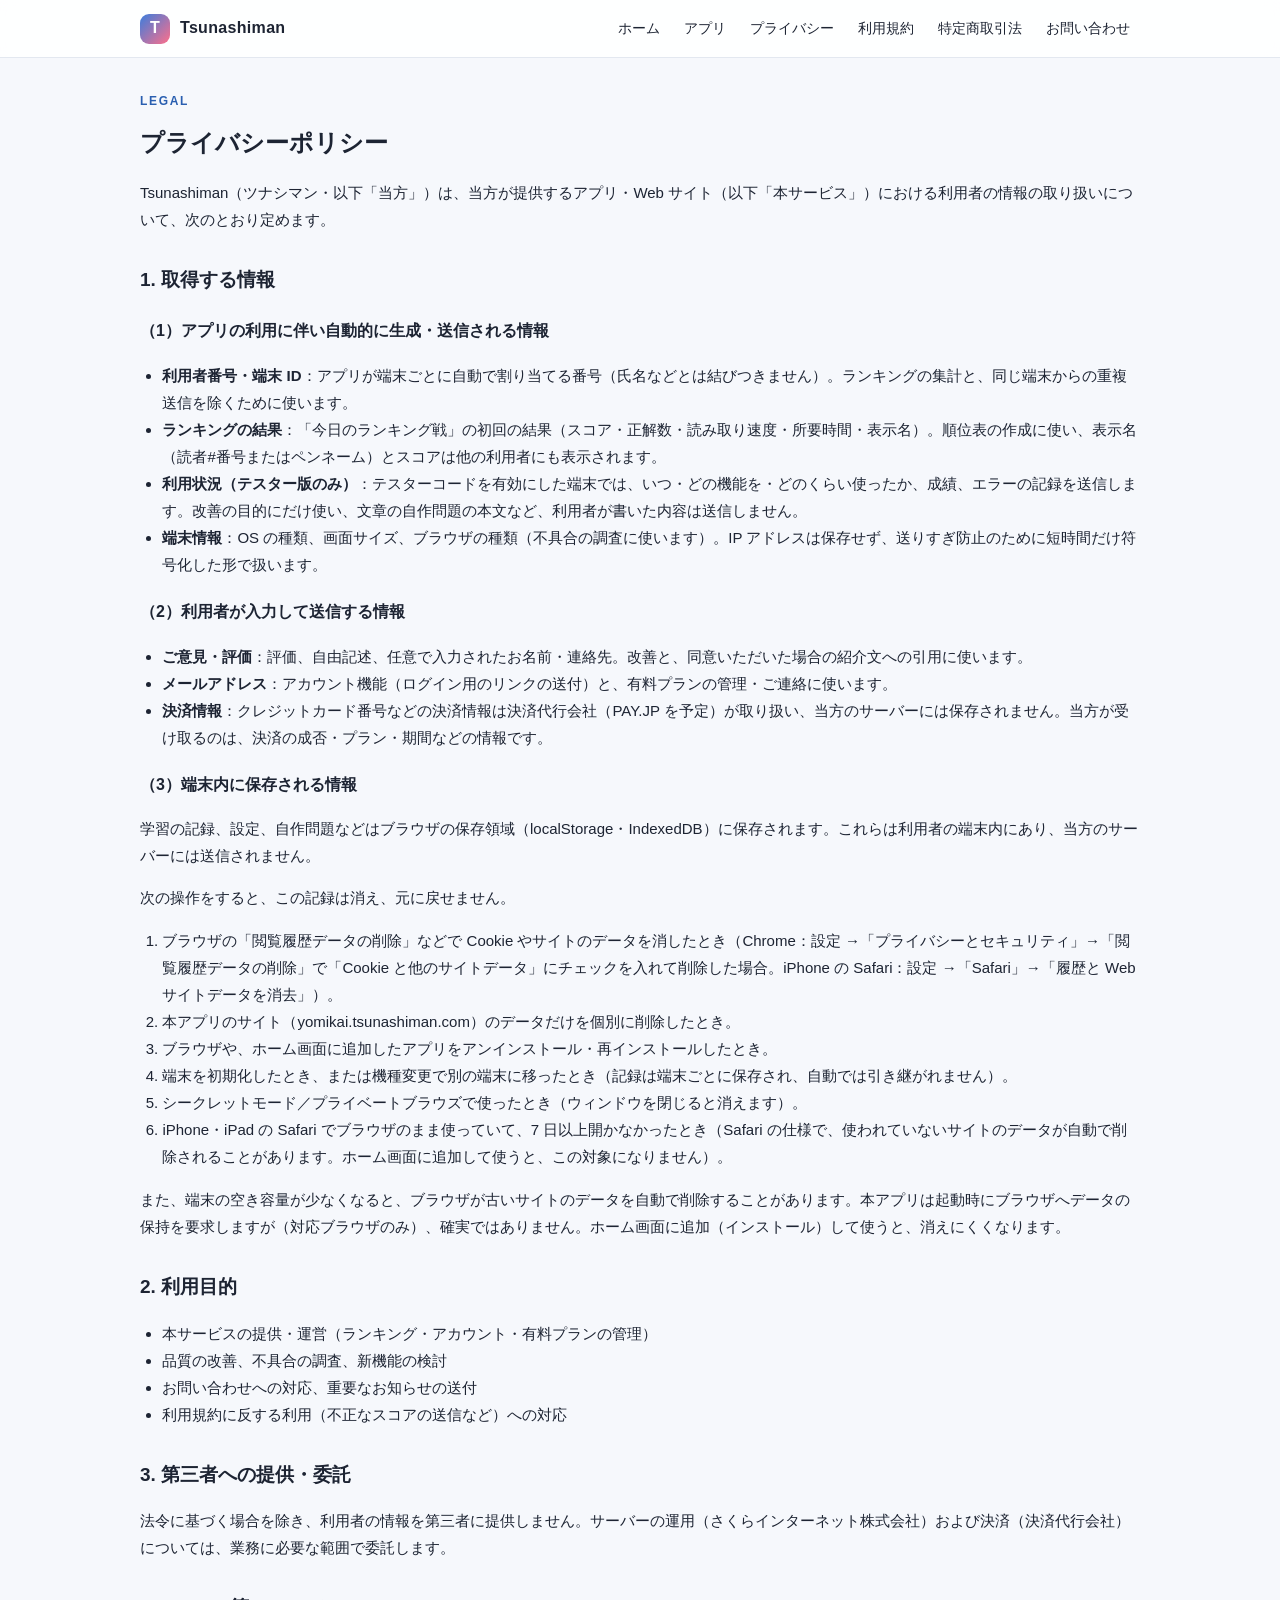
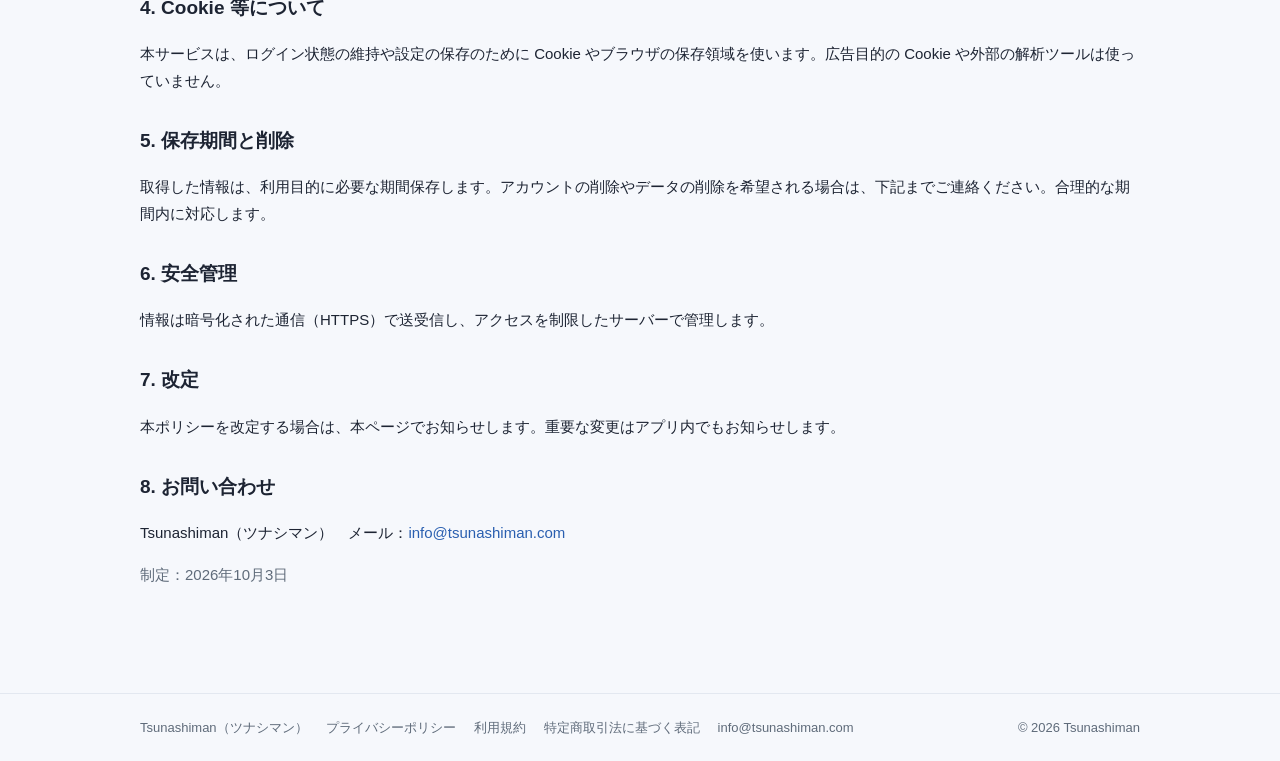
<file: site/root/legal/privacy.html>
<!doctype html><html lang="ja"><head><meta charset="utf-8"><meta name="viewport" content="width=device-width,initial-scale=1"><title>プライバシーポリシー｜Tsunashiman</title><meta name="description" content="Tsunashiman のプライバシーポリシー。"><link rel="icon" href="../favicon.svg" type="image/svg+xml"><link rel="stylesheet" href="../site.css"><meta name="theme-color" content="#3B7DDD"></head><body><header class="top"><div class="in"><a class="logo" href="../"><span class="mark">T</span><span>Tsunashiman</span></a><nav class="menu"><a href="../">ホーム</a><a href="../apps/yomikai/">アプリ</a><a href="../legal/privacy.html">プライバシー</a><a href="../legal/terms.html">利用規約</a><a href="../legal/tokushoho.html">特定商取引法</a><a href="../#contact">お問い合わせ</a></nav></div></header><main>
<div class="doc">
<span class="eyebrow">Legal</span>
<h1 style="font-size:24px;margin:0 0 10px">プライバシーポリシー</h1>
<p>Tsunashiman（ツナシマン・以下「当方」）は、当方が提供するアプリ・Web サイト（以下「本サービス」）における利用者の情報の取り扱いについて、次のとおり定めます。</p>

<h2>1. 取得する情報</h2>
<h3>（1）アプリの利用に伴い自動的に生成・送信される情報</h3>
<ul>
<li><b>利用者番号・端末 ID</b>：アプリが端末ごとに自動で割り当てる番号（氏名などとは結びつきません）。ランキングの集計と、同じ端末からの重複送信を除くために使います。</li>
<li><b>ランキングの結果</b>：「今日のランキング戦」の初回の結果（スコア・正解数・読み取り速度・所要時間・表示名）。順位表の作成に使い、表示名（読者#番号またはペンネーム）とスコアは他の利用者にも表示されます。</li>
<li><b>利用状況（テスター版のみ）</b>：テスターコードを有効にした端末では、いつ・どの機能を・どのくらい使ったか、成績、エラーの記録を送信します。改善の目的にだけ使い、文章の自作問題の本文など、利用者が書いた内容は送信しません。</li>
<li><b>端末情報</b>：OS の種類、画面サイズ、ブラウザの種類（不具合の調査に使います）。IP アドレスは保存せず、送りすぎ防止のために短時間だけ符号化した形で扱います。</li>
</ul>
<h3>（2）利用者が入力して送信する情報</h3>
<ul>
<li><b>ご意見・評価</b>：評価、自由記述、任意で入力されたお名前・連絡先。改善と、同意いただいた場合の紹介文への引用に使います。</li>
<li><b>メールアドレス</b>：アカウント機能（ログイン用のリンクの送付）と、有料プランの管理・ご連絡に使います。</li>
<li><b>決済情報</b>：クレジットカード番号などの決済情報は決済代行会社（PAY.JP を予定）が取り扱い、当方のサーバーには保存されません。当方が受け取るのは、決済の成否・プラン・期間などの情報です。</li>
</ul>
<h3>（3）端末内に保存される情報</h3>
<p>学習の記録、設定、自作問題などはブラウザの保存領域（localStorage・IndexedDB）に保存されます。これらは利用者の端末内にあり、当方のサーバーには送信されません。</p>
<p>次の操作をすると、この記録は消え、元に戻せません。</p>
<ol>
<li>ブラウザの「閲覧履歴データの削除」などで Cookie やサイトのデータを消したとき（Chrome：設定 →「プライバシーとセキュリティ」→「閲覧履歴データの削除」で「Cookie と他のサイトデータ」にチェックを入れて削除した場合。iPhone の Safari：設定 →「Safari」→「履歴と Web サイトデータを消去」）。</li>
<li>本アプリのサイト（yomikai.tsunashiman.com）のデータだけを個別に削除したとき。</li>
<li>ブラウザや、ホーム画面に追加したアプリをアンインストール・再インストールしたとき。</li>
<li>端末を初期化したとき、または機種変更で別の端末に移ったとき（記録は端末ごとに保存され、自動では引き継がれません）。</li>
<li>シークレットモード／プライベートブラウズで使ったとき（ウィンドウを閉じると消えます）。</li>
<li>iPhone・iPad の Safari でブラウザのまま使っていて、7 日以上開かなかったとき（Safari の仕様で、使われていないサイトのデータが自動で削除されることがあります。ホーム画面に追加して使うと、この対象になりません）。</li>
</ol>
<p>また、端末の空き容量が少なくなると、ブラウザが古いサイトのデータを自動で削除することがあります。本アプリは起動時にブラウザへデータの保持を要求しますが（対応ブラウザのみ）、確実ではありません。ホーム画面に追加（インストール）して使うと、消えにくくなります。</p>

<h2>2. 利用目的</h2>
<ul>
<li>本サービスの提供・運営（ランキング・アカウント・有料プランの管理）</li>
<li>品質の改善、不具合の調査、新機能の検討</li>
<li>お問い合わせへの対応、重要なお知らせの送付</li>
<li>利用規約に反する利用（不正なスコアの送信など）への対応</li>
</ul>

<h2>3. 第三者への提供・委託</h2>
<p>法令に基づく場合を除き、利用者の情報を第三者に提供しません。サーバーの運用（さくらインターネット株式会社）および決済（決済代行会社）については、業務に必要な範囲で委託します。</p>

<h2>4. Cookie 等について</h2>
<p>本サービスは、ログイン状態の維持や設定の保存のために Cookie やブラウザの保存領域を使います。広告目的の Cookie や外部の解析ツールは使っていません。</p>

<h2>5. 保存期間と削除</h2>
<p>取得した情報は、利用目的に必要な期間保存します。アカウントの削除やデータの削除を希望される場合は、下記までご連絡ください。合理的な期間内に対応します。</p>

<h2>6. 安全管理</h2>
<p>情報は暗号化された通信（HTTPS）で送受信し、アクセスを制限したサーバーで管理します。</p>

<h2>7. 改定</h2>
<p>本ポリシーを改定する場合は、本ページでお知らせします。重要な変更はアプリ内でもお知らせします。</p>

<h2>8. お問い合わせ</h2>
<p>Tsunashiman（ツナシマン）　メール：<a href="mailto:info@tsunashiman.com">info@tsunashiman.com</a></p>
<p class="small mut">制定：2026年10月3日</p>
</div>
</main><footer><div class="in"><span>Tsunashiman（ツナシマン）</span><a href="../legal/privacy.html">プライバシーポリシー</a><a href="../legal/terms.html">利用規約</a><a href="../legal/tokushoho.html">特定商取引法に基づく表記</a><a href="mailto:info@tsunashiman.com">info@tsunashiman.com</a><span class="copy">© 2026 Tsunashiman</span></div></footer></body></html>
</file>
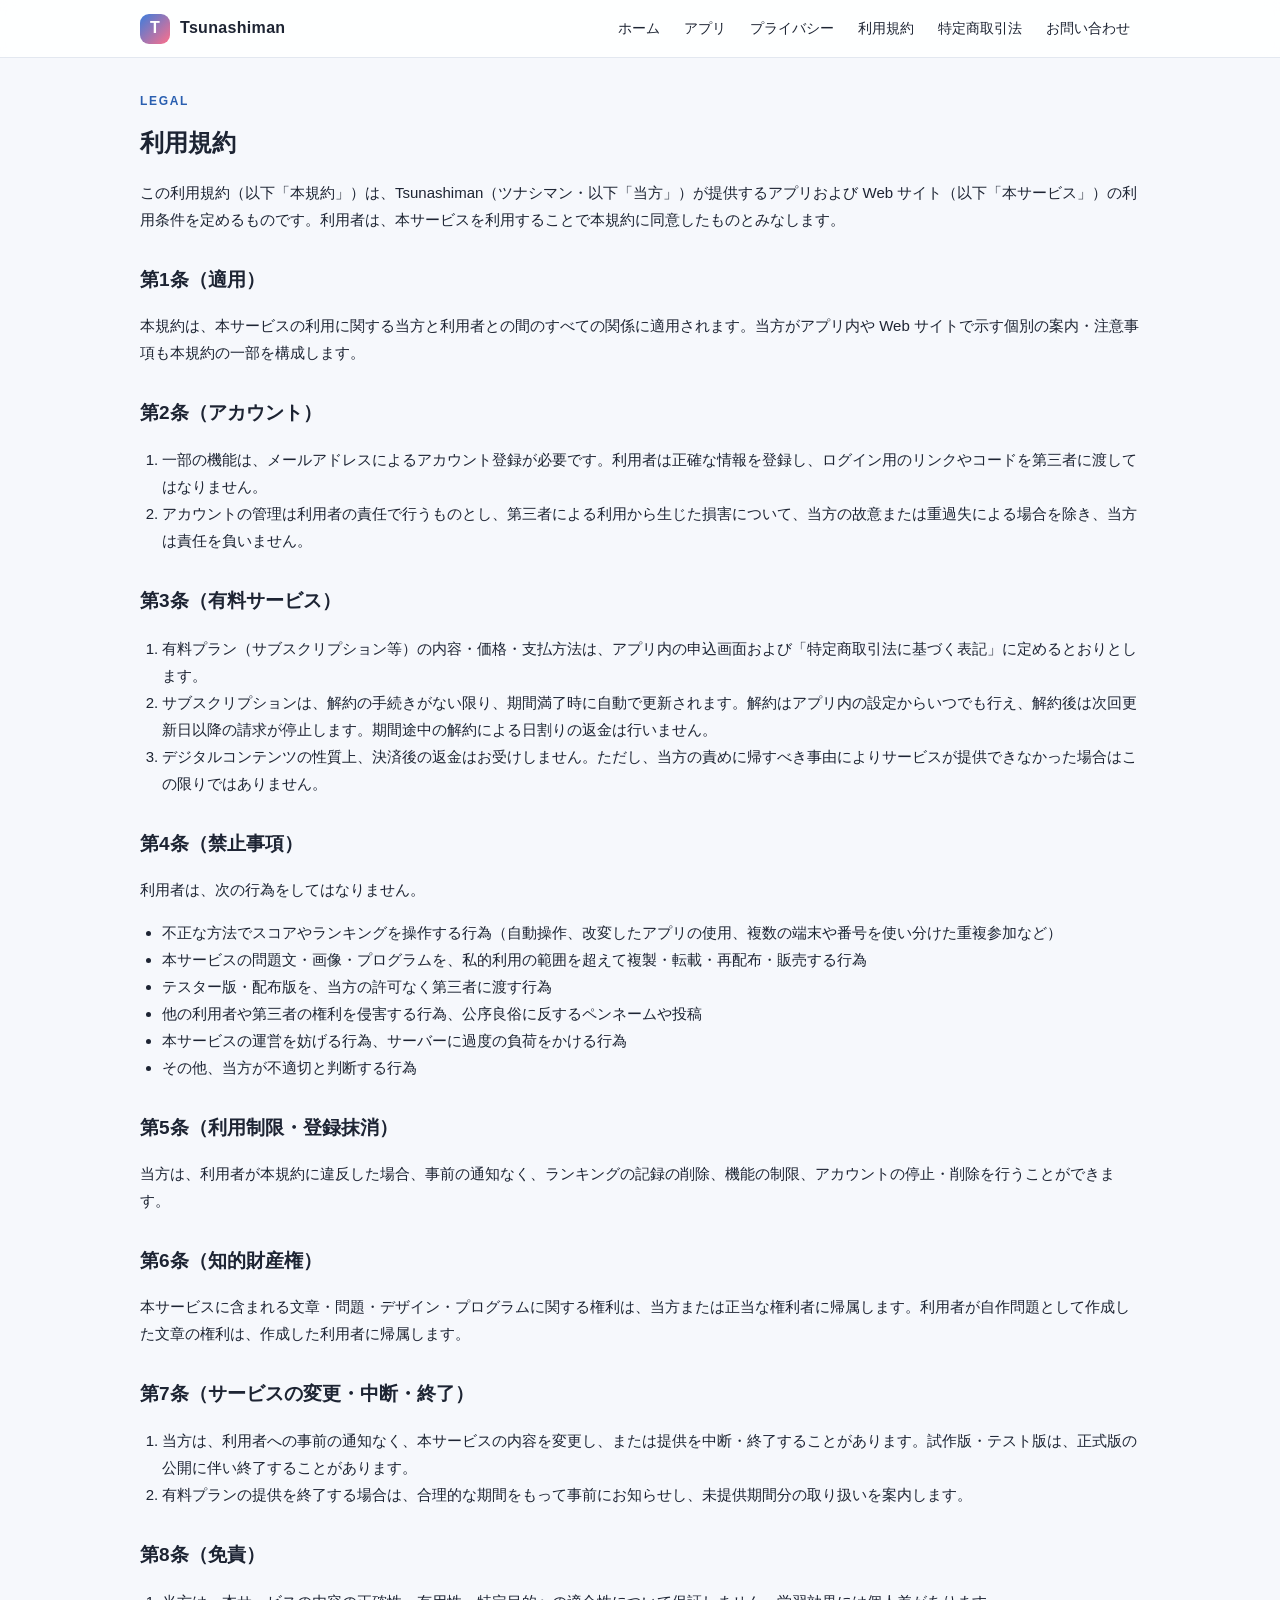
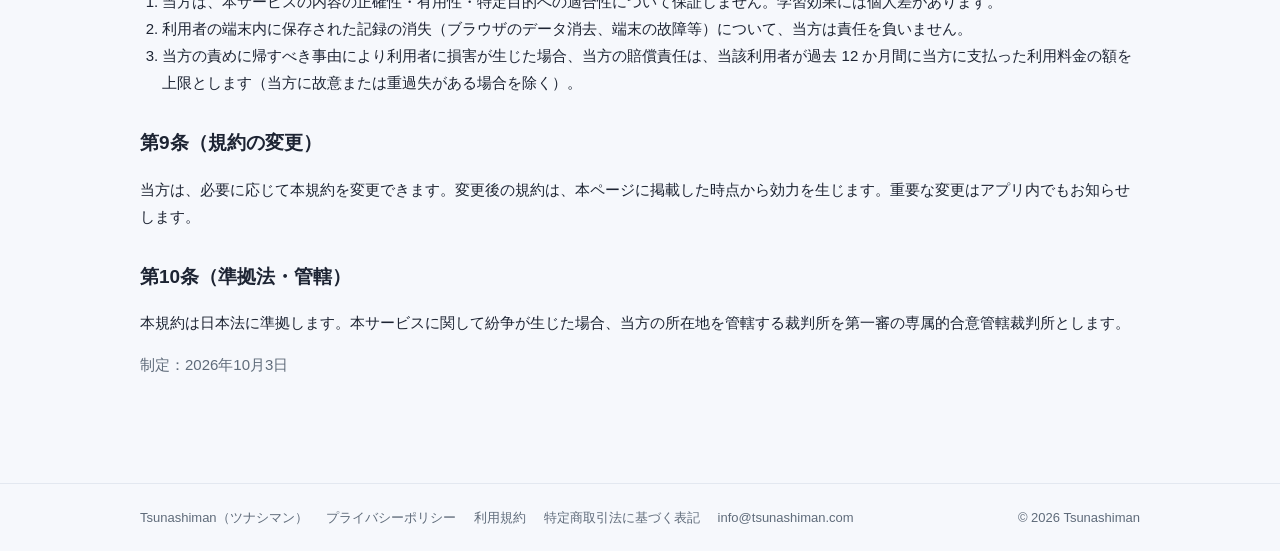
<file: site/root/legal/terms.html>
<!doctype html><html lang="ja"><head><meta charset="utf-8"><meta name="viewport" content="width=device-width,initial-scale=1"><title>利用規約｜Tsunashiman</title><meta name="description" content="Tsunashiman の利用規約。"><link rel="icon" href="../favicon.svg" type="image/svg+xml"><link rel="stylesheet" href="../site.css"><meta name="theme-color" content="#3B7DDD"></head><body><header class="top"><div class="in"><a class="logo" href="../"><span class="mark">T</span><span>Tsunashiman</span></a><nav class="menu"><a href="../">ホーム</a><a href="../apps/yomikai/">アプリ</a><a href="../legal/privacy.html">プライバシー</a><a href="../legal/terms.html">利用規約</a><a href="../legal/tokushoho.html">特定商取引法</a><a href="../#contact">お問い合わせ</a></nav></div></header><main>
<div class="doc">
<span class="eyebrow">Legal</span>
<h1 style="font-size:24px;margin:0 0 10px">利用規約</h1>
<p>この利用規約（以下「本規約」）は、Tsunashiman（ツナシマン・以下「当方」）が提供するアプリおよび Web サイト（以下「本サービス」）の利用条件を定めるものです。利用者は、本サービスを利用することで本規約に同意したものとみなします。</p>

<h2>第1条（適用）</h2>
<p>本規約は、本サービスの利用に関する当方と利用者との間のすべての関係に適用されます。当方がアプリ内や Web サイトで示す個別の案内・注意事項も本規約の一部を構成します。</p>

<h2>第2条（アカウント）</h2>
<ol>
<li>一部の機能は、メールアドレスによるアカウント登録が必要です。利用者は正確な情報を登録し、ログイン用のリンクやコードを第三者に渡してはなりません。</li>
<li>アカウントの管理は利用者の責任で行うものとし、第三者による利用から生じた損害について、当方の故意または重過失による場合を除き、当方は責任を負いません。</li>
</ol>

<h2>第3条（有料サービス）</h2>
<ol>
<li>有料プラン（サブスクリプション等）の内容・価格・支払方法は、アプリ内の申込画面および「特定商取引法に基づく表記」に定めるとおりとします。</li>
<li>サブスクリプションは、解約の手続きがない限り、期間満了時に自動で更新されます。解約はアプリ内の設定からいつでも行え、解約後は次回更新日以降の請求が停止します。期間途中の解約による日割りの返金は行いません。</li>
<li>デジタルコンテンツの性質上、決済後の返金はお受けしません。ただし、当方の責めに帰すべき事由によりサービスが提供できなかった場合はこの限りではありません。</li>
</ol>

<h2>第4条（禁止事項）</h2>
<p>利用者は、次の行為をしてはなりません。</p>
<ul>
<li>不正な方法でスコアやランキングを操作する行為（自動操作、改変したアプリの使用、複数の端末や番号を使い分けた重複参加など）</li>
<li>本サービスの問題文・画像・プログラムを、私的利用の範囲を超えて複製・転載・再配布・販売する行為</li>
<li>テスター版・配布版を、当方の許可なく第三者に渡す行為</li>
<li>他の利用者や第三者の権利を侵害する行為、公序良俗に反するペンネームや投稿</li>
<li>本サービスの運営を妨げる行為、サーバーに過度の負荷をかける行為</li>
<li>その他、当方が不適切と判断する行為</li>
</ul>

<h2>第5条（利用制限・登録抹消）</h2>
<p>当方は、利用者が本規約に違反した場合、事前の通知なく、ランキングの記録の削除、機能の制限、アカウントの停止・削除を行うことができます。</p>

<h2>第6条（知的財産権）</h2>
<p>本サービスに含まれる文章・問題・デザイン・プログラムに関する権利は、当方または正当な権利者に帰属します。利用者が自作問題として作成した文章の権利は、作成した利用者に帰属します。</p>

<h2>第7条（サービスの変更・中断・終了）</h2>
<ol>
<li>当方は、利用者への事前の通知なく、本サービスの内容を変更し、または提供を中断・終了することがあります。試作版・テスト版は、正式版の公開に伴い終了することがあります。</li>
<li>有料プランの提供を終了する場合は、合理的な期間をもって事前にお知らせし、未提供期間分の取り扱いを案内します。</li>
</ol>

<h2>第8条（免責）</h2>
<ol>
<li>当方は、本サービスの内容の正確性・有用性・特定目的への適合性について保証しません。学習効果には個人差があります。</li>
<li>利用者の端末内に保存された記録の消失（ブラウザのデータ消去、端末の故障等）について、当方は責任を負いません。</li>
<li>当方の責めに帰すべき事由により利用者に損害が生じた場合、当方の賠償責任は、当該利用者が過去 12 か月間に当方に支払った利用料金の額を上限とします（当方に故意または重過失がある場合を除く）。</li>
</ol>

<h2>第9条（規約の変更）</h2>
<p>当方は、必要に応じて本規約を変更できます。変更後の規約は、本ページに掲載した時点から効力を生じます。重要な変更はアプリ内でもお知らせします。</p>

<h2>第10条（準拠法・管轄）</h2>
<p>本規約は日本法に準拠します。本サービスに関して紛争が生じた場合、当方の所在地を管轄する裁判所を第一審の専属的合意管轄裁判所とします。</p>

<p class="small mut">制定：2026年10月3日</p>
</div>
</main><footer><div class="in"><span>Tsunashiman（ツナシマン）</span><a href="../legal/privacy.html">プライバシーポリシー</a><a href="../legal/terms.html">利用規約</a><a href="../legal/tokushoho.html">特定商取引法に基づく表記</a><a href="mailto:info@tsunashiman.com">info@tsunashiman.com</a><span class="copy">© 2026 Tsunashiman</span></div></footer></body></html>
</file>
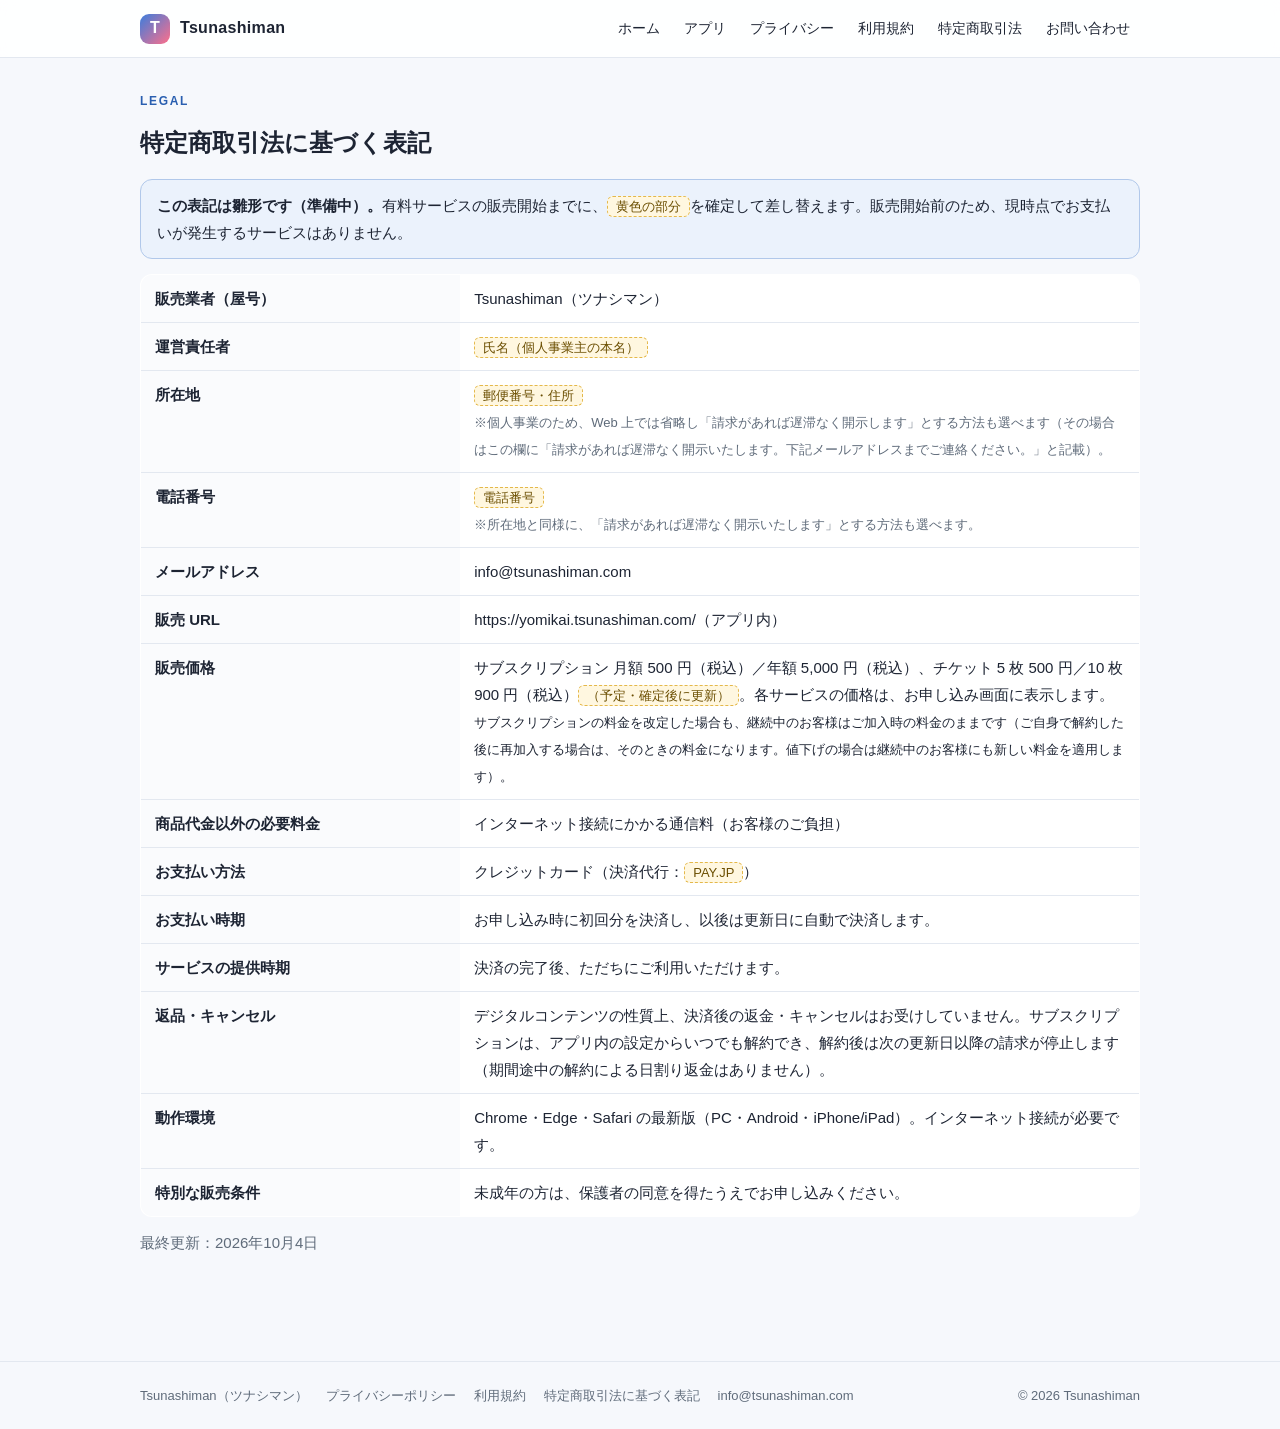
<file: site/root/legal/tokushoho.html>
<!doctype html><html lang="ja"><head><meta charset="utf-8"><meta name="viewport" content="width=device-width,initial-scale=1"><title>特定商取引法に基づく表記｜Tsunashiman</title><meta name="description" content="Tsunashiman の特定商取引法に基づく表記。"><link rel="icon" href="../favicon.svg" type="image/svg+xml"><link rel="stylesheet" href="../site.css"><meta name="theme-color" content="#3B7DDD"></head><body><header class="top"><div class="in"><a class="logo" href="../"><span class="mark">T</span><span>Tsunashiman</span></a><nav class="menu"><a href="../">ホーム</a><a href="../apps/yomikai/">アプリ</a><a href="../legal/privacy.html">プライバシー</a><a href="../legal/terms.html">利用規約</a><a href="../legal/tokushoho.html">特定商取引法</a><a href="../#contact">お問い合わせ</a></nav></div></header><main>
<div class="doc">
<span class="eyebrow">Legal</span>
<h1 style="font-size:24px;margin:0 0 10px">特定商取引法に基づく表記</h1>
<p class="notice"><b>この表記は雛形です（準備中）。</b>有料サービスの販売開始までに、<span class="todo">黄色の部分</span>を確定して差し替えます。販売開始前のため、現時点でお支払いが発生するサービスはありません。</p>
<table class="tbl" style="margin-top:14px">
<tr><th>販売業者（屋号）</th><td>Tsunashiman（ツナシマン）</td></tr>
<tr><th>運営責任者</th><td><span class="todo">氏名（個人事業主の本名）</span></td></tr>
<tr><th>所在地</th><td><span class="todo">郵便番号・住所</span><br><span class="small mut">※個人事業のため、Web 上では省略し「請求があれば遅滞なく開示します」とする方法も選べます（その場合はこの欄に「請求があれば遅滞なく開示いたします。下記メールアドレスまでご連絡ください。」と記載）。</span></td></tr>
<tr><th>電話番号</th><td><span class="todo">電話番号</span><br><span class="small mut">※所在地と同様に、「請求があれば遅滞なく開示いたします」とする方法も選べます。</span></td></tr>
<tr><th>メールアドレス</th><td>info@tsunashiman.com</td></tr>
<tr><th>販売 URL</th><td>https://yomikai.tsunashiman.com/（アプリ内）</td></tr>
<tr><th>販売価格</th><td>サブスクリプション 月額 500 円（税込）／年額 5,000 円（税込）、チケット 5 枚 500 円／10 枚 900 円（税込）<span class="todo">（予定・確定後に更新）</span>。各サービスの価格は、お申し込み画面に表示します。<br><span class="small">サブスクリプションの料金を改定した場合も、継続中のお客様はご加入時の料金のままです（ご自身で解約した後に再加入する場合は、そのときの料金になります。値下げの場合は継続中のお客様にも新しい料金を適用します）。</span></td></tr>
<tr><th>商品代金以外の必要料金</th><td>インターネット接続にかかる通信料（お客様のご負担）</td></tr>
<tr><th>お支払い方法</th><td>クレジットカード（決済代行：<span class="todo">PAY.JP</span>）</td></tr>
<tr><th>お支払い時期</th><td>お申し込み時に初回分を決済し、以後は更新日に自動で決済します。</td></tr>
<tr><th>サービスの提供時期</th><td>決済の完了後、ただちにご利用いただけます。</td></tr>
<tr><th>返品・キャンセル</th><td>デジタルコンテンツの性質上、決済後の返金・キャンセルはお受けしていません。サブスクリプションは、アプリ内の設定からいつでも解約でき、解約後は次の更新日以降の請求が停止します（期間途中の解約による日割り返金はありません）。</td></tr>
<tr><th>動作環境</th><td>Chrome・Edge・Safari の最新版（PC・Android・iPhone/iPad）。インターネット接続が必要です。</td></tr>
<tr><th>特別な販売条件</th><td>未成年の方は、保護者の同意を得たうえでお申し込みください。</td></tr>
</table>
<p class="small mut" style="margin-top:12px">最終更新：2026年10月4日</p>
</div>
</main><footer><div class="in"><span>Tsunashiman（ツナシマン）</span><a href="../legal/privacy.html">プライバシーポリシー</a><a href="../legal/terms.html">利用規約</a><a href="../legal/tokushoho.html">特定商取引法に基づく表記</a><a href="mailto:info@tsunashiman.com">info@tsunashiman.com</a><span class="copy">© 2026 Tsunashiman</span></div></footer></body></html>
</file>
<file: site/root/site.css>
:root{--ink:#1d2433;--mut:#5f6b7a;--line:#e3e8f0;--bg:#f6f8fc;--card:#ffffff;--blue:#3B7DDD;--blue2:#2a5fb0;--coral:#FF6F8A;--ok:#1a9a5b;--maxw:1040px}
@media (prefers-color-scheme:dark){:root{--ink:#e8edf5;--mut:#9aa6b8;--line:#2a3443;--bg:#0f141c;--card:#171e29;--blue:#6ea0f0;--blue2:#9cbcf5}}
*{box-sizing:border-box}html{scroll-behavior:smooth}
body{margin:0;font:16px/1.8 -apple-system,"Segoe UI","Hiragino Sans","Noto Sans JP","Yu Gothic UI",sans-serif;color:var(--ink);background:var(--bg)}
a{color:var(--blue2);text-decoration:none}a:hover{text-decoration:underline}
header.top{position:sticky;top:0;z-index:5;background:color-mix(in srgb,var(--card) 88%,transparent);backdrop-filter:blur(8px);border-bottom:1px solid var(--line)}
header.top .in{max-width:var(--maxw);margin:0 auto;padding:10px 20px;display:flex;align-items:center;gap:16px}
.logo{display:flex;align-items:center;gap:10px;font-weight:800;letter-spacing:.02em;color:var(--ink)}
.logo .mark{width:30px;height:30px;border-radius:9px;background:linear-gradient(135deg,var(--blue),var(--coral));display:inline-grid;place-items:center;color:#fff;font-weight:900;font-size:16px}
nav.menu{margin-left:auto;display:flex;gap:4px;flex-wrap:wrap}nav.menu a{padding:6px 10px;border-radius:8px;color:var(--ink);font-size:14px;white-space:nowrap}nav.menu a:hover{background:var(--bg);text-decoration:none}
@media(max-width:720px){header.top .in{flex-wrap:wrap;padding:8px 16px 6px}nav.menu{margin-left:0;width:100%;flex-wrap:nowrap;overflow-x:auto;gap:0;scrollbar-width:none}nav.menu::-webkit-scrollbar{display:none}nav.menu a{font-size:13px;padding:4px 8px}main{padding:18px 16px 48px}.hero{padding:22px 0 12px}br.pc{display:none}}
main{max-width:var(--maxw);margin:0 auto;padding:28px 20px 60px}
.hero{padding:36px 0 18px}.hero h1{font-size:clamp(26px,4.2vw,40px);line-height:1.3;margin:0 0 12px;letter-spacing:.01em}.hero p{font-size:17px;color:var(--mut);margin:0 0 18px;max-width:40em}
.eyebrow{display:inline-block;font-size:12px;font-weight:700;letter-spacing:.14em;color:var(--blue2);text-transform:uppercase;margin-bottom:8px}
.grid{display:grid;grid-template-columns:repeat(auto-fit,minmax(260px,1fr));gap:16px;margin:18px 0}
.card{background:var(--card);border:1px solid var(--line);border-radius:16px;padding:20px 22px}
.card h3{margin:0 0 6px;font-size:18px}.card p{margin:0;color:var(--mut);font-size:15px}
.app{display:grid;grid-template-columns:96px 1fr;gap:20px;align-items:start}
.app .icon{width:96px;height:96px;border-radius:22px;background:linear-gradient(135deg,#3B7DDD,#FF6F8A);display:grid;place-items:center;color:#fff;font-weight:900;font-size:30px;letter-spacing:.05em;box-shadow:0 10px 24px rgba(59,125,221,.25)}
@media(max-width:560px){.app{grid-template-columns:1fr}.app .icon{width:72px;height:72px;font-size:24px;border-radius:18px}}
.btn{display:inline-block;padding:11px 20px;border-radius:12px;background:var(--blue);color:#fff;font-weight:700;border:0;cursor:pointer}.btn:hover{text-decoration:none;filter:brightness(1.06)}
.btn.ghost{background:transparent;color:var(--blue2);border:1.5px solid var(--line)}
.tag{display:inline-block;font-size:12px;padding:2px 10px;border-radius:999px;background:#e8efff;color:#2a5fb0;font-weight:700;margin-left:6px;vertical-align:middle}
@media (prefers-color-scheme:dark){.tag{background:#24344f;color:#9cbcf5}}
.small{font-size:13px}.mut{color:var(--mut)}
h2{font-size:22px;margin:38px 0 10px}h2:first-child{margin-top:0}
.doc h2{font-size:19px;margin-top:30px}.doc h3{font-size:16px;margin:20px 0 6px}
.doc p,.doc li{font-size:15px}.doc ol,.doc ul{padding-left:1.4em}
table.tbl{border-collapse:collapse;width:100%;font-size:15px;background:var(--card);border:1px solid var(--line);border-radius:12px;overflow:hidden}
table.tbl th,table.tbl td{padding:10px 14px;border-bottom:1px solid var(--line);text-align:left;vertical-align:top}table.tbl th{width:32%;background:color-mix(in srgb,var(--bg) 60%,var(--card));font-weight:700}
table.tbl tr:last-child td,table.tbl tr:last-child th{border-bottom:0}
.todo{background:#fff7e0;color:#6b4e00;border:1px dashed #e4b84a;padding:2px 8px;border-radius:6px;font-size:13px}
@media (prefers-color-scheme:dark){.todo{background:#3a2f0f;color:#ffd77a;border-color:#8a6d1f}}
.notice{background:color-mix(in srgb,var(--blue) 10%,var(--card));border:1px solid color-mix(in srgb,var(--blue) 30%,var(--line));border-radius:12px;padding:12px 16px;font-size:14px}
footer{border-top:1px solid var(--line);margin-top:30px}
footer .in{max-width:var(--maxw);margin:0 auto;padding:22px 20px;display:flex;flex-wrap:wrap;gap:8px 18px;font-size:13px;color:var(--mut)}
footer a{color:var(--mut)}footer .copy{margin-left:auto}
.price{display:flex;gap:14px;flex-wrap:wrap}.price .card{flex:1 1 220px}.price b.big{font-size:26px}
.tblwrap{overflow-x:auto;margin:14px 0}table.cmp{border-collapse:collapse;width:100%;min-width:560px;font-size:14px;background:var(--card);border:1px solid var(--line);border-radius:12px;overflow:hidden}
table.cmp th,table.cmp td{padding:9px 12px;border-bottom:1px solid var(--line);text-align:left;vertical-align:top}table.cmp thead th{background:color-mix(in srgb,var(--bg) 60%,var(--card));font-weight:700}table.cmp tbody th{width:27%;font-weight:600}
table.cmp .pro{background:color-mix(in srgb,var(--blue) 8%,var(--card))}table.cmp tr:last-child td,table.cmp tr:last-child th{border-bottom:0}
</file>
